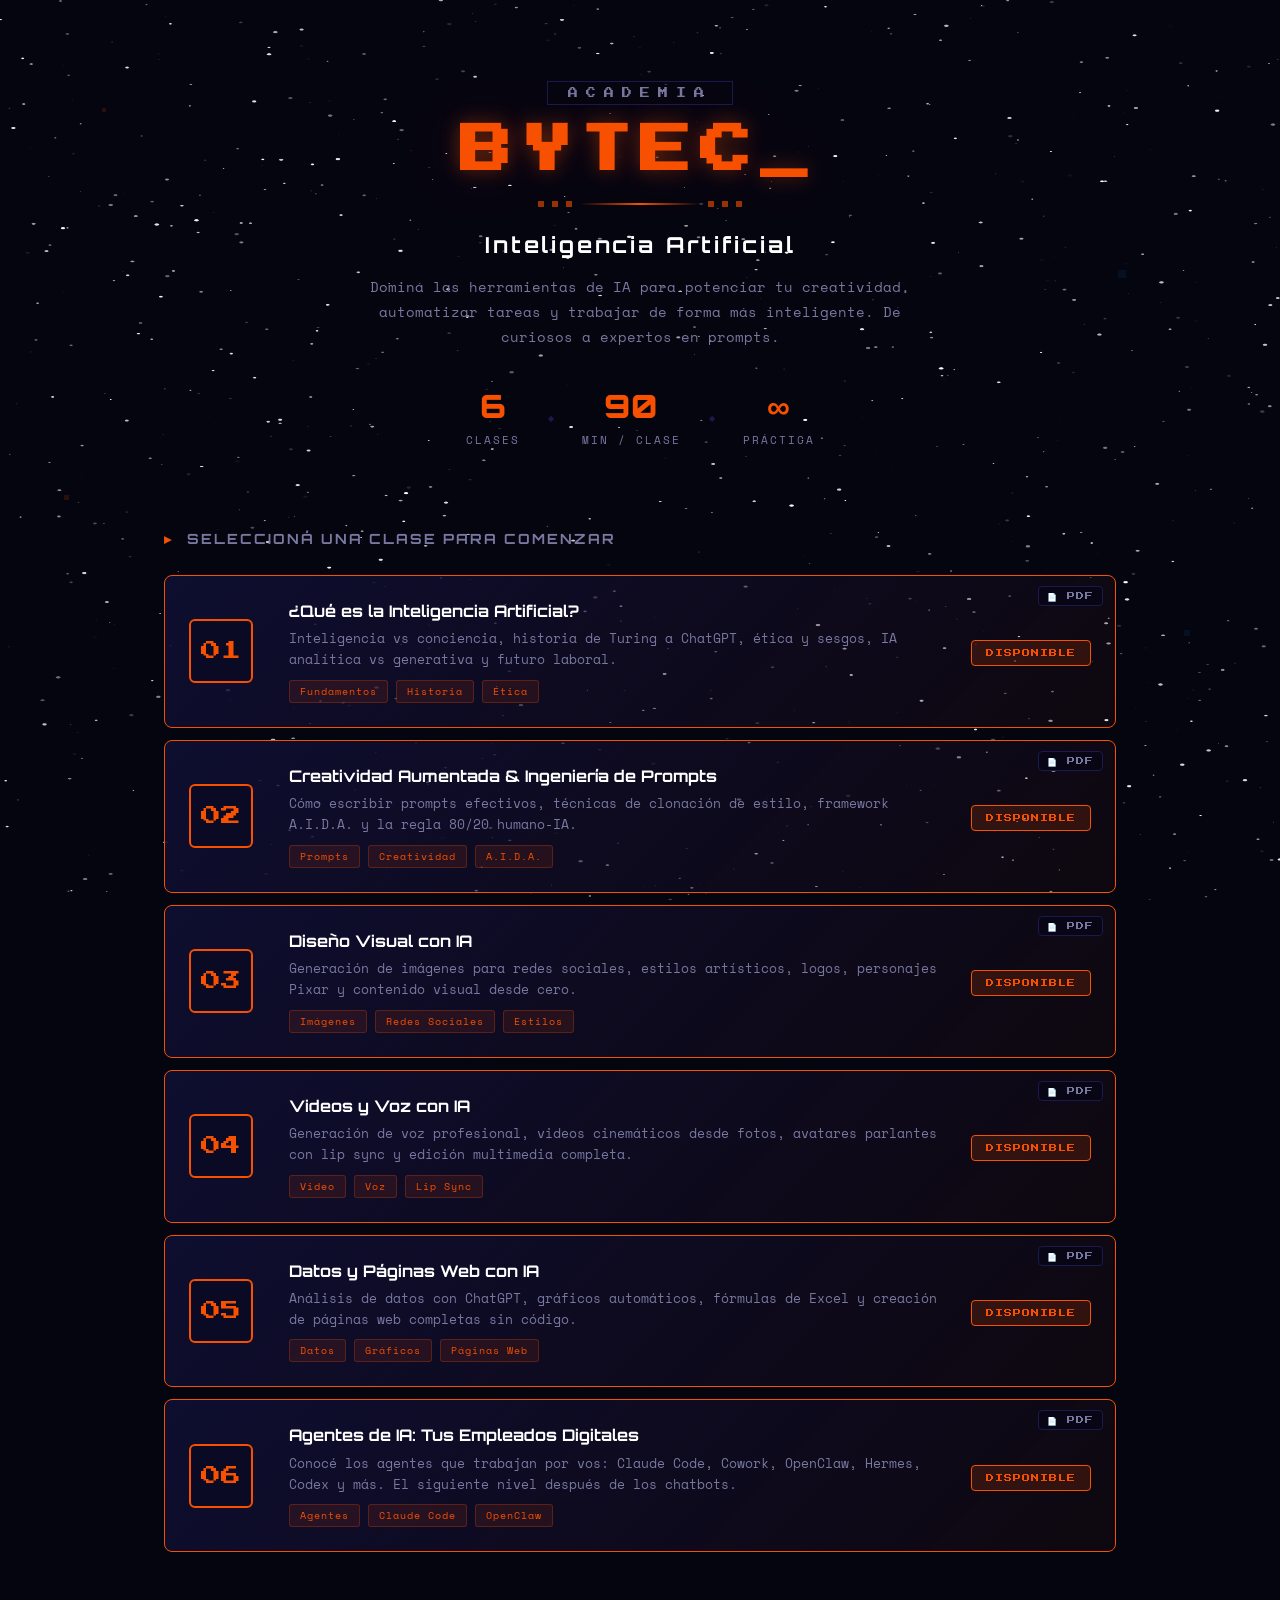
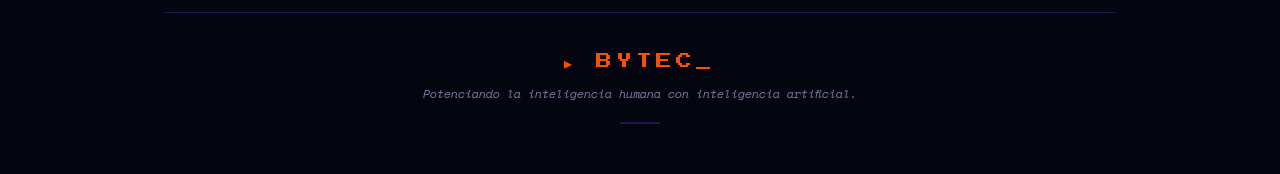
<file: index.html>
<!DOCTYPE html>
<html lang="es">
<head>
    <meta charset="UTF-8">
    <meta name="viewport" content="width=device-width, initial-scale=1.0">
    <title>BYTEC | Inteligencia Artificial</title>
    <link rel="icon" type="image/png" href="assets/favicon-96x96.png" sizes="96x96">
    <link rel="icon" type="image/svg+xml" href="assets/favicon.svg">
    <link rel="shortcut icon" href="assets/favicon.ico">
    <link rel="preconnect" href="https://fonts.googleapis.com">
    <link href="https://fonts.googleapis.com/css2?family=Press+Start+2P&family=Space+Mono:wght@400;700&family=Orbitron:wght@400;700;900&display=swap" rel="stylesheet">
    <link rel="stylesheet" href="style.css">
</head>
<body>

    <canvas id="stars"></canvas>

    <div class="pixel-float pixel-1"></div>
    <div class="pixel-float pixel-2"></div>
    <div class="pixel-float pixel-3"></div>
    <div class="pixel-float pixel-4"></div>
    <div class="pixel-float pixel-5"></div>
    <div class="pixel-float pixel-6"></div>

    <div class="container">

        <header class="hero">
            <div class="hero-badge">ACADEMIA</div>
            <h1 class="hero-title">BYTEC<span class="blink">_</span></h1>
            <div class="hero-divider">
                <span class="divider-pixel"></span>
                <span class="divider-pixel"></span>
                <span class="divider-pixel"></span>
                <span class="divider-line"></span>
                <span class="divider-pixel"></span>
                <span class="divider-pixel"></span>
                <span class="divider-pixel"></span>
            </div>
            <h2 class="hero-subtitle">Inteligencia Artificial</h2>
            <p class="hero-desc">Dominá las herramientas de IA para potenciar tu creatividad, automatizar tareas y trabajar de forma más inteligente. De curiosos a expertos en prompts.</p>
            <div class="hero-stats">
                <div class="stat">
                    <span class="stat-number">6</span>
                    <span class="stat-label">Clases</span>
                </div>
                <div class="stat-sep">◆</div>
                <div class="stat">
                    <span class="stat-number">90</span>
                    <span class="stat-label">Min / clase</span>
                </div>
                <div class="stat-sep">◆</div>
                <div class="stat">
                    <span class="stat-number">∞</span>
                    <span class="stat-label">Práctica</span>
                </div>
            </div>
        </header>

        <section class="classes-section">
            <h3 class="section-title">
                <span class="section-icon">▸</span>
                Seleccioná una clase para comenzar
            </h3>

            <div class="classes-grid">

                <a href="clase-1/index.html" class="class-card available">
                    <div class="card-number">01</div>
                    <div class="card-content">
                        <h4 class="card-title">¿Qué es la Inteligencia Artificial?</h4>
                        <p class="card-desc">Inteligencia vs conciencia, historia de Turing a ChatGPT, ética y sesgos, IA analítica vs generativa y futuro laboral.</p>
                        <div class="card-tags">
                            <span class="tag">Fundamentos</span>
                            <span class="tag">Historia</span>
                            <span class="tag">Ética</span>
                        </div>
                    </div>
                    <div class="card-status">
                        <span class="status-badge active">DISPONIBLE</span>
                    </div>
                    <span class="card-pdf-btn" onclick="event.preventDefault(); event.stopPropagation(); window.location.href='clase-1/index.html?download=pdf';" title="Descargar como PDF">📄 PDF</span>
                    <div class="card-glow"></div>
                </a>

                <a href="clase-2/index.html" class="class-card available">
                    <div class="card-number">02</div>
                    <div class="card-content">
                        <h4 class="card-title">Creatividad Aumentada & Ingeniería de Prompts</h4>
                        <p class="card-desc">Cómo escribir prompts efectivos, técnicas de clonación de estilo, framework A.I.D.A. y la regla 80/20 humano-IA.</p>
                        <div class="card-tags">
                            <span class="tag">Prompts</span>
                            <span class="tag">Creatividad</span>
                            <span class="tag">A.I.D.A.</span>
                        </div>
                    </div>
                    <div class="card-status">
                        <span class="status-badge active">DISPONIBLE</span>
                    </div>
                    <span class="card-pdf-btn" onclick="event.preventDefault(); event.stopPropagation(); window.location.href='clase-2/index.html?download=pdf';" title="Descargar como PDF">📄 PDF</span>
                    <div class="card-glow"></div>
                </a>

                <a href="clase-3/index.html" class="class-card available">
                    <div class="card-number">03</div>
                    <div class="card-content">
                        <h4 class="card-title">Diseño Visual con IA</h4>
                        <p class="card-desc">Generación de imágenes para redes sociales, estilos artísticos, logos, personajes Pixar y contenido visual desde cero.</p>
                        <div class="card-tags">
                            <span class="tag">Imágenes</span>
                            <span class="tag">Redes Sociales</span>
                            <span class="tag">Estilos</span>
                        </div>
                    </div>
                    <div class="card-status">
                        <span class="status-badge active">DISPONIBLE</span>
                    </div>
                    <span class="card-pdf-btn" onclick="event.preventDefault(); event.stopPropagation(); window.location.href='clase-3/index.html?download=pdf';" title="Descargar como PDF">📄 PDF</span>
                    <div class="card-glow"></div>
                </a>

                <a href="clase-4/index.html" class="class-card available">
                    <div class="card-number">04</div>
                    <div class="card-content">
                        <h4 class="card-title">Videos y Voz con IA</h4>
                        <p class="card-desc">Generación de voz profesional, videos cinemáticos desde fotos, avatares parlantes con lip sync y edición multimedia completa.</p>
                        <div class="card-tags">
                            <span class="tag">Video</span>
                            <span class="tag">Voz</span>
                            <span class="tag">Lip Sync</span>
                        </div>
                    </div>
                    <div class="card-status">
                        <span class="status-badge active">DISPONIBLE</span>
                    </div>
                    <span class="card-pdf-btn" onclick="event.preventDefault(); event.stopPropagation(); window.location.href='clase-4/index.html?download=pdf';" title="Descargar como PDF">📄 PDF</span>
                    <div class="card-glow"></div>
                </a>

                <a href="clase-5/index.html" class="class-card available">
                    <div class="card-number">05</div>
                    <div class="card-content">
                        <h4 class="card-title">Datos y Páginas Web con IA</h4>
                        <p class="card-desc">Análisis de datos con ChatGPT, gráficos automáticos, fórmulas de Excel y creación de páginas web completas sin código.</p>
                        <div class="card-tags">
                            <span class="tag">Datos</span>
                            <span class="tag">Gráficos</span>
                            <span class="tag">Páginas Web</span>
                        </div>
                    </div>
                    <div class="card-status">
                        <span class="status-badge active">DISPONIBLE</span>
                    </div>
                    <span class="card-pdf-btn" onclick="event.preventDefault(); event.stopPropagation(); window.location.href='clase-5/index.html?download=pdf';" title="Descargar como PDF">📄 PDF</span>
                    <div class="card-glow"></div>
                </a>

                <a href="clase-6/index.html" class="class-card available">
                    <div class="card-number">06</div>
                    <div class="card-content">
                        <h4 class="card-title">Agentes de IA: Tus Empleados Digitales</h4>
                        <p class="card-desc">Conocé los agentes que trabajan por vos: Claude Code, Cowork, OpenClaw, Hermes, Codex y más. El siguiente nivel después de los chatbots.</p>
                        <div class="card-tags">
                            <span class="tag">Agentes</span>
                            <span class="tag">Claude Code</span>
                            <span class="tag">OpenClaw</span>
                        </div>
                    </div>
                    <div class="card-status">
                        <span class="status-badge active">DISPONIBLE</span>
                    </div>
                    <span class="card-pdf-btn" onclick="event.preventDefault(); event.stopPropagation(); window.location.href='clase-6/index.html?download=pdf';" title="Descargar como PDF">📄 PDF</span>
                    <div class="card-glow"></div>
                </a>

            </div>
        </section>

        <footer class="footer">
            <div class="footer-logo">▸ BYTEC<span class="blink">_</span></div>
            <p class="footer-text">Potenciando la inteligencia humana con inteligencia artificial.</p>
            <div class="footer-line"></div>
        </footer>

    </div>

    <script>
        const canvas = document.getElementById('stars');
        const ctx = canvas.getContext('2d');
        let stars = [];
        let shootingStars = [];

        function resizeCanvas() {
            canvas.width = window.innerWidth;
            canvas.height = document.documentElement.scrollHeight;
        }

        function createStars() {
            stars = [];
            const count = Math.floor((canvas.width * canvas.height) / 2500);
            for (let i = 0; i < count; i++) {
                stars.push({
                    x: Math.random() * canvas.width,
                    y: Math.random() * canvas.height,
                    size: Math.random() * 2 + 0.3,
                    opacity: Math.random(),
                    speed: Math.random() * 0.015 + 0.003
                });
            }
        }

        function spawnShootingStar() {
            if (Math.random() < 0.003 && shootingStars.length < 2) {
                shootingStars.push({
                    x: Math.random() * canvas.width,
                    y: Math.random() * canvas.height * 0.4,
                    length: Math.random() * 80 + 40,
                    speed: Math.random() * 6 + 4,
                    angle: Math.PI / 4 + Math.random() * 0.3,
                    opacity: 1
                });
            }
        }

        function drawStars() {
            ctx.clearRect(0, 0, canvas.width, canvas.height);

            stars.forEach(star => {
                star.opacity += star.speed;
                if (star.opacity > 1 || star.opacity < 0) star.speed *= -1;
                ctx.beginPath();
                ctx.arc(star.x, star.y, star.size, 0, Math.PI * 2);
                ctx.fillStyle = `rgba(255, 255, 255, ${Math.abs(star.opacity)})`;
                ctx.fill();
            });

            spawnShootingStar();
            shootingStars.forEach((s, i) => {
                const endX = s.x + Math.cos(s.angle) * s.length;
                const endY = s.y + Math.sin(s.angle) * s.length;
                const gradient = ctx.createLinearGradient(s.x, s.y, endX, endY);
                gradient.addColorStop(0, `rgba(247, 80, 1, ${s.opacity})`);
                gradient.addColorStop(1, `rgba(247, 80, 1, 0)`);
                ctx.beginPath();
                ctx.moveTo(s.x, s.y);
                ctx.lineTo(endX, endY);
                ctx.strokeStyle = gradient;
                ctx.lineWidth = 2;
                ctx.stroke();
                s.x += Math.cos(s.angle) * s.speed;
                s.y += Math.sin(s.angle) * s.speed;
                s.opacity -= 0.012;
                if (s.opacity <= 0) shootingStars.splice(i, 1);
            });

            requestAnimationFrame(drawStars);
        }

        resizeCanvas();
        createStars();
        drawStars();
        window.addEventListener('resize', () => { resizeCanvas(); createStars(); });
    </script>

</body>
</html>
</file>
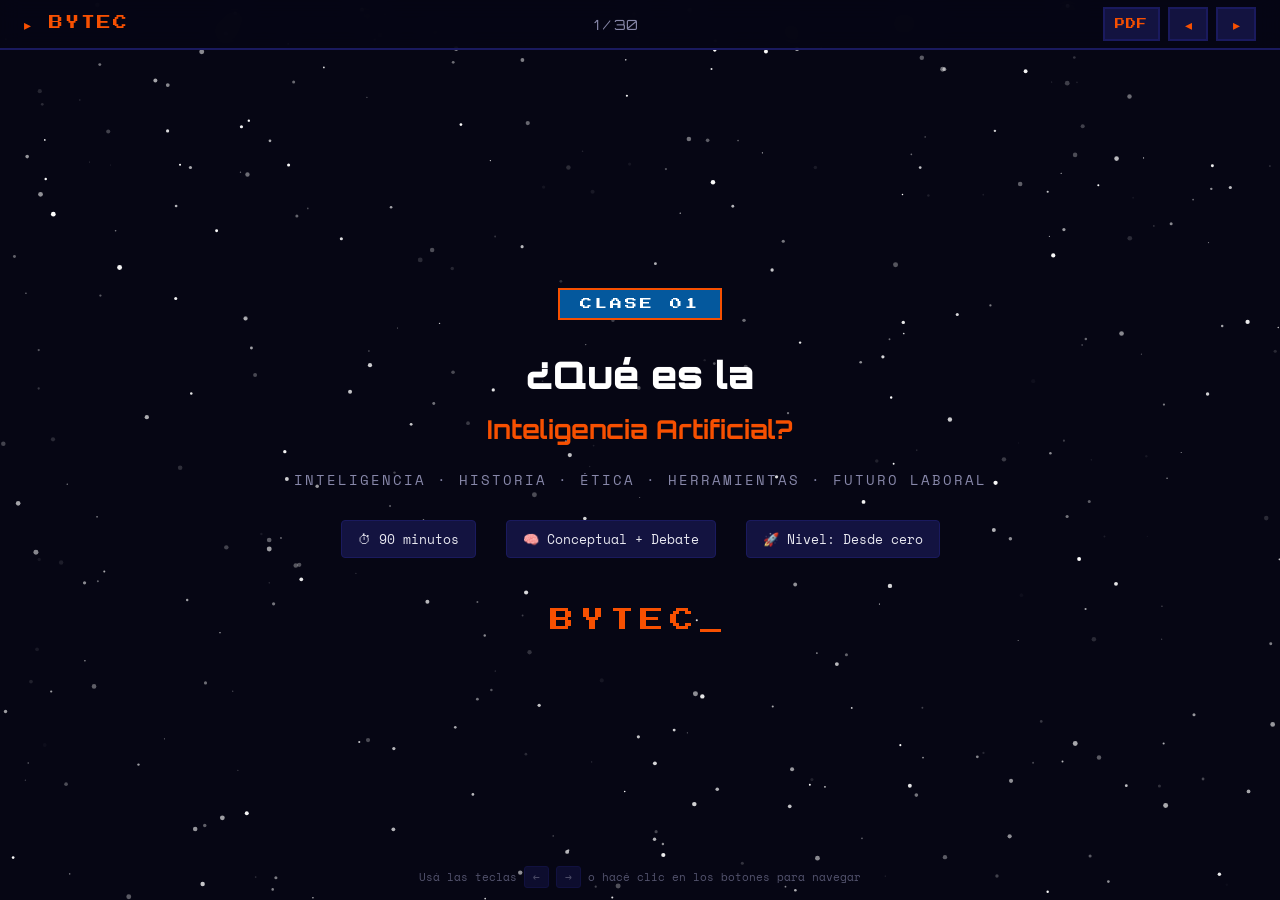
<file: clase-1/index.html>
<!DOCTYPE html>
<html lang="es">
<head>
    <meta charset="UTF-8">
    <meta name="viewport" content="width=device-width, initial-scale=1.0">
    <title>BYTEC | Clase 1: ¿Qué es la Inteligencia Artificial?</title>
    <link rel="icon" type="image/png" href="../assets/favicon-96x96.png" sizes="96x96">
    <link rel="icon" type="image/svg+xml" href="../assets/favicon.svg">
    <link rel="shortcut icon" href="../assets/favicon.ico">
    <link rel="stylesheet" href="style.css">
    <link rel="preconnect" href="https://fonts.googleapis.com">
    <link href="https://fonts.googleapis.com/css2?family=Press+Start+2P&family=Space+Mono:wght@400;700&family=Orbitron:wght@400;700;900&display=swap" rel="stylesheet">
</head>
<body>

    <canvas id="stars"></canvas>

    <nav class="nav-bar">
        <a href="../index.html" class="nav-logo">▸ BYTEC</a>
        <span class="nav-progress" id="navProgress">1 / 30</span>
        <div class="nav-controls">
            <button class="nav-btn pdf-btn" onclick="downloadPDF()" title="Descargar como PDF" aria-label="Descargar PDF">PDF</button>
            <button class="nav-btn" id="prevBtn" onclick="changeSlide(-1)">◂</button>
            <button class="nav-btn" id="nextBtn" onclick="changeSlide(1)">▸</button>
        </div>
    </nav>

    <main class="slides-container" id="slidesContainer">

        <!-- ==================== SLIDE 1: PORTADA ==================== -->
        <section class="slide active" data-slide="0">
            <div class="slide-content slide-title-content">
                <div class="pixel-badge">CLASE 01</div>
                <h1 class="title-main">¿Qué es la<br><span class="title-accent">Inteligencia Artificial?</span></h1>
                <p class="title-sub">Inteligencia · Historia · Ética · Herramientas · Futuro Laboral</p>
                <div class="title-meta">
                    <span class="meta-item">⏱ 90 minutos</span>
                    <span class="meta-item">🧠 Conceptual + Debate</span>
                    <span class="meta-item">🚀 Nivel: Desde cero</span>
                </div>
                <div class="title-logo">BYTEC<span class="blink">_</span></div>
            </div>
        </section>

        <!-- ==================== SLIDE 2: OBJETIVO ==================== -->
        <section class="slide" data-slide="1">
            <div class="slide-content">
                <h2 class="slide-heading">🎯 Objetivo de Hoy</h2>
                <div class="objective-card">
                    <p class="objective-text">Entender <strong>qué es la inteligencia artificial</strong>, cómo llegamos hasta acá, cuáles son sus riesgos éticos, conocer las herramientas más importantes y comprender <strong>cómo impacta en el futuro del trabajo</strong>.</p>
                </div>
                <div class="timeline">
                    <div class="timeline-item">
                        <span class="timeline-time">15 min</span>
                        <span class="timeline-label">Inteligencia vs Conciencia</span>
                    </div>
                    <div class="timeline-item">
                        <span class="timeline-time">15 min</span>
                        <span class="timeline-label">Historia de la IA</span>
                    </div>
                    <div class="timeline-item active-timeline">
                        <span class="timeline-time">20 min</span>
                        <span class="timeline-label">Ética, datos y sesgos</span>
                    </div>
                    <div class="timeline-item">
                        <span class="timeline-time">15 min</span>
                        <span class="timeline-label">IA Analítica vs Generativa</span>
                    </div>
                    <div class="timeline-item">
                        <span class="timeline-time">15 min</span>
                        <span class="timeline-label">Herramientas actuales</span>
                    </div>
                    <div class="timeline-item active-timeline">
                        <span class="timeline-time">10 min</span>
                        <span class="timeline-label">Futuro laboral + Cierre</span>
                    </div>
                </div>
            </div>
        </section>

        <!-- ==================== SLIDE 3: ¿QUÉ ES LA INTELIGENCIA? ==================== -->
        <section class="slide" data-slide="2">
            <div class="slide-content">
                <h2 class="slide-heading">🧠 ¿Qué es la Inteligencia?</h2>
                <p class="slide-text">Antes de hablar de inteligencia <em>artificial</em>, entendamos qué es la inteligencia. <strong>No es solo acumular datos o tener buena memoria.</strong></p>
                <div class="step-cards">
                    <div class="step-card">
                        <span class="step-num">📚</span>
                        <h4 style="color: var(--orange); font-family: 'Orbitron', sans-serif; font-size: 12px; margin-bottom: 6px;">APRENDER</h4>
                        <p>Capacidad de aprender <strong>de la experiencia</strong>, no solo de memorizar.</p>
                    </div>
                    <div class="step-card">
                        <span class="step-num">🔄</span>
                        <h4 style="color: var(--orange); font-family: 'Orbitron', sans-serif; font-size: 12px; margin-bottom: 6px;">ADAPTARSE</h4>
                        <p>Adaptarse a <strong>situaciones nuevas</strong> y desconocidas que nunca viste antes.</p>
                    </div>
                    <div class="step-card">
                        <span class="step-num">🧩</span>
                        <h4 style="color: var(--orange); font-family: 'Orbitron', sans-serif; font-size: 12px; margin-bottom: 6px;">RESOLVER</h4>
                        <p>Usar la <strong>lógica</strong> para resolver problemas complejos paso a paso.</p>
                    </div>
                    <div class="step-card">
                        <span class="step-num">💡</span>
                        <h4 style="color: var(--orange); font-family: 'Orbitron', sans-serif; font-size: 12px; margin-bottom: 6px;">CREAR</h4>
                        <p>Generar <strong>ideas originales</strong> combinando conocimientos previos.</p>
                    </div>
                </div>
                <div class="highlight-box">
                    <p>💡 <strong>Pregunta clave:</strong> Si una máquina puede aprender, adaptarse y resolver problemas... ¿es inteligente? Esta pregunta lleva 70 años sin respuesta definitiva.</p>
                </div>
            </div>
        </section>

        <!-- ==================== SLIDE 4: ¿Y LA CONCIENCIA? ==================== -->
        <section class="slide" data-slide="3">
            <div class="slide-content">
                <h2 class="slide-heading">🪞 Inteligencia ≠ Conciencia</h2>
                <p class="slide-text">Un concepto clave que mucha gente confunde. <strong>La inteligencia y la conciencia son cosas distintas:</strong></p>
                <div class="comparison-box">
                    <div class="comparison-side">
                        <h3 class="comparison-title new">Inteligencia</h3>
                        <div class="comparison-visual">🧠</div>
                        <p style="margin-top: 12px; font-size: 13px;">Resolver problemas, aprender, adaptarse. Es un <strong>proceso medible</strong>. Las neuronas procesan información.</p>
                    </div>
                    <div class="comparison-arrow">≠</div>
                    <div class="comparison-side">
                        <h3 class="comparison-title old">Conciencia</h3>
                        <div class="comparison-visual">✨</div>
                        <p style="margin-top: 12px; font-size: 13px;">La experiencia <strong>subjetiva</strong> de ser uno mismo. Sentir emociones, tener intenciones y libre albedrío.</p>
                    </div>
                </div>
                <div class="info-cards">
                    <div class="info-card">
                        <h4>El "Problema Duro" de la ciencia</h4>
                        <p>Sabemos que la conciencia ocurre en el cerebro, pero <strong>no sabemos cómo ni por qué</strong>. Es el mayor misterio sin resolver de la neurociencia.</p>
                    </div>
                    <div class="info-card">
                        <h4>¿Qué simula la IA?</h4>
                        <p>La IA simula la <strong>herramienta</strong> (inteligencia), no al <strong>artesano</strong> (conciencia). Un sistema no necesita "entender" para generar respuestas correctas.</p>
                    </div>
                </div>
            </div>
        </section>

        <!-- ==================== SLIDE 5: TURING Y DARTMOUTH ==================== -->
        <section class="slide" data-slide="4">
            <div class="slide-content">
                <h2 class="slide-heading">🏛️ El Origen: Turing & Dartmouth</h2>
                <p class="slide-text">Todo empezó con una pregunta simple y revolucionaria: <strong>"¿Pueden las máquinas pensar?"</strong></p>
                <div class="history-timeline">
                    <div class="history-card">
                        <span class="history-year">1950</span>
                        <h4>Alan Turing</h4>
                        <p>Planteó el <strong>Test de Turing</strong>: si no podés distinguir a una máquina de un humano en una conversación, esa máquina es "inteligente".</p>
                    </div>
                    <div class="history-connector">→</div>
                    <div class="history-card">
                        <span class="history-year">1956</span>
                        <h4>Conferencia de Dartmouth</h4>
                        <p>Se acuñó oficialmente el término <strong>"Inteligencia Artificial"</strong>. Los investigadores creían que la resolverían en pocos años.</p>
                    </div>
                </div>
                <div class="highlight-box">
                    <p>🤔 <strong>Spoiler:</strong> No la resolvieron en pocos años. Llevó casi 70 años llegar al ChatGPT. Pero la pregunta de Turing sigue vigente: ¿las máquinas de hoy "piensan" o simplemente <em>imitan</em> muy bien?</p>
                </div>
            </div>
        </section>

        <!-- ==================== SLIDE 6: ERA DE LAS REGLAS ==================== -->
        <section class="slide" data-slide="5">
            <div class="slide-content">
                <h2 class="slide-heading">📏 La Era de las Reglas (1956–1980s)</h2>
                <p class="slide-text">La primera IA funcionaba con <strong>lógica y reglas estrictas</strong> programadas por humanos. Era básicamente un árbol gigante de "si pasa X, hacé Y".</p>
                <div class="two-col">
                    <div class="col">
                        <h3>✅ Funcionaba para...</h3>
                        <ul class="styled-list">
                            <li>Problemas con reglas claras (ajedrez)</li>
                            <li>Cálculos matemáticos</li>
                            <li>Sistemas de diagnóstico médico simples</li>
                            <li>Entornos cerrados y predecibles</li>
                        </ul>
                    </div>
                    <div class="col">
                        <h3>❌ Fallaba con...</h3>
                        <ul class="styled-list">
                            <li>El mundo real (demasiadas excepciones)</li>
                            <li>Entender lenguaje natural</li>
                            <li>Reconocer imágenes</li>
                            <li>Cualquier cosa no prevista por el programador</li>
                        </ul>
                    </div>
                </div>
                <div class="highlight-box">
                    <p>🎯 <strong>Analogía:</strong> Era como intentar enseñarle a alguien un idioma dándole un diccionario de 10 millones de páginas con todas las frases posibles. Funciona a veces, pero no entiende nada.</p>
                </div>
            </div>
        </section>

        <!-- ==================== SLIDE 7: INVIERNO DE LA IA ==================== -->
        <section class="slide" data-slide="6">
            <div class="slide-content">
                <h2 class="slide-heading">❄️ El Invierno de la IA (1980s–1990s)</h2>
                <p class="slide-text">Las promesas no se cumplieron. La desilusión fue tan grande que <strong>cortaron la financiación</strong> y la IA casi desaparece:</p>
                <div class="metaphor-box">
                    <div class="metaphor-item">
                        <div class="metaphor-icon">💔</div>
                        <h3>Promesas Incumplidas</h3>
                        <p>Se prometieron autos que manejan solos para los 80s. <strong>No pasó.</strong></p>
                    </div>
                    <div class="metaphor-plus">+</div>
                    <div class="metaphor-item">
                        <div class="metaphor-icon">🖥️</div>
                        <h3>Poca Potencia</h3>
                        <p>Las computadoras no tenían <strong>poder de cómputo</strong> suficiente.</p>
                    </div>
                    <div class="metaphor-plus">+</div>
                    <div class="metaphor-item">
                        <div class="metaphor-icon">📂</div>
                        <h3>Pocos Datos</h3>
                        <p>No existía internet masivo. <strong>No había datos digitales</strong> para enseñarle.</p>
                    </div>
                </div>
                <div class="highlight-box">
                    <p>🧊 <strong>Se llama "invierno"</strong> porque la IA quedó congelada. Los gobiernos dejaron de invertir, las universidades cambiaron de tema, y los investigadores se fueron a otras áreas. Duró casi 15 años.</p>
                </div>
            </div>
        </section>

        <!-- ==================== SLIDE 8: EL DESPERTAR ==================== -->
        <section class="slide" data-slide="7">
            <div class="slide-content">
                <h2 class="slide-heading">🌅 El Despertar de la IA (2000s)</h2>
                <p class="slide-text">Tres factores convergieron para <strong>derretir el invierno</strong> y despertar a la IA de su letargo:</p>
                <div class="step-cards" style="grid-template-columns: repeat(3, 1fr);">
                    <div class="step-card">
                        <span class="step-num">📊</span>
                        <h4 style="color: var(--orange); font-family: 'Orbitron', sans-serif; font-size: 12px; margin-bottom: 6px;">BIG DATA</h4>
                        <p>Internet generó <strong>océanos de datos</strong>: fotos, textos, videos, búsquedas. Ahora había con qué enseñarle.</p>
                    </div>
                    <div class="step-card">
                        <span class="step-num">⚡</span>
                        <h4 style="color: var(--orange); font-family: 'Orbitron', sans-serif; font-size: 12px; margin-bottom: 6px;">GPUs</h4>
                        <p>Las placas de video para gaming resultaron <strong>perfectas para los cálculos</strong> de redes neuronales.</p>
                    </div>
                    <div class="step-card">
                        <span class="step-num">🧬</span>
                        <h4 style="color: var(--orange); font-family: 'Orbitron', sans-serif; font-size: 12px; margin-bottom: 6px;">REDES NEURONALES</h4>
                        <p>Se perfeccionaron las <strong>redes neuronales artificiales</strong>: las máquinas aprenden solas encontrando patrones.</p>
                    </div>
                </div>
                <div class="highlight-box">
                    <p>🔑 <strong>Cambio fundamental:</strong> Se pasó de <em>"programar reglas"</em> a <em>"darle datos y que aprenda sola"</em>. En vez de decirle "un gato tiene orejas puntiagudas", le mostrás 10 millones de fotos de gatos y ella sola entiende qué es un gato.</p>
                </div>
            </div>
        </section>

        <!-- ==================== SLIDE 9: LA ERA SILENCIOSA ==================== -->
        <section class="slide" data-slide="8">
            <div class="slide-content">
                <h2 class="slide-heading">🤫 La Era Silenciosa (2000–2020)</h2>
                <p class="slide-text">La IA ya estaba en tu vida <strong>sin que lo supieras</strong>. Estos son algunos ejemplos que usás todos los días:</p>
                <div class="silent-grid">
                    <div class="silent-card">
                        <span class="silent-icon">📧</span>
                        <h4>Filtro Antispam</h4>
                        <p>Tu email decide qué es spam y qué no. <strong>Eso es Machine Learning.</strong></p>
                    </div>
                    <div class="silent-card">
                        <span class="silent-icon">🎵</span>
                        <h4>Recomendaciones</h4>
                        <p>Spotify, Netflix, YouTube: los algoritmos <strong>eligen qué te muestran</strong>.</p>
                    </div>
                    <div class="silent-card">
                        <span class="silent-icon">🗺️</span>
                        <h4>GPS Inteligente</h4>
                        <p>Waze y Google Maps <strong>predicen el tráfico</strong> en tiempo real.</p>
                    </div>
                    <div class="silent-card">
                        <span class="silent-icon">🗣️</span>
                        <h4>Asistentes de Voz</h4>
                        <p>Siri, Alexa, Google: entienden tu voz <strong>gracias a redes neuronales</strong>.</p>
                    </div>
                    <div class="silent-card">
                        <span class="silent-icon">📱</span>
                        <h4>Redes Sociales</h4>
                        <p>El algoritmo de Instagram/TikTok <strong>cura tu feed</strong> según tu comportamiento.</p>
                    </div>
                    <div class="silent-card">
                        <span class="silent-icon">📸</span>
                        <h4>Desbloqueo Facial</h4>
                        <p>Tu teléfono te <strong>reconoce la cara</strong>. Eso es reconocimiento facial con IA.</p>
                    </div>
                </div>
            </div>
        </section>

        <!-- ==================== SLIDE 10: EL ESTALLIDO GENERATIVO ==================== -->
        <section class="slide" data-slide="9">
            <div class="slide-content">
                <h2 class="slide-heading">💥 El Estallido Generativo (2020–Hoy)</h2>
                <p class="slide-text">El momento en que la IA pasó de ser <strong>invisible</strong> a estar en la boca de todos:</p>
                <div class="era-timeline">
                    <div class="era-card">
                        <span class="era-year">2020</span>
                        <p>Modelos gigantes aprenden a <strong>escribir como humanos</strong> (GPT-3).</p>
                    </div>
                    <div class="era-card highlight-era">
                        <span class="era-year">2022</span>
                        <p>El <strong>"Momento ChatGPT"</strong>: millones de personas conversan con una IA por primera vez.</p>
                    </div>
                    <div class="era-card">
                        <span class="era-year">2023-24</span>
                        <p>La IA es <strong>multimodal</strong>: genera texto, imagen, video y audio. Open Source explota.</p>
                    </div>
                    <div class="era-card">
                        <span class="era-year">2025-26</span>
                        <p><strong>Agentes de IA</strong> ejecutan tareas complejas. IA local corre en tu propia computadora.</p>
                    </div>
                </div>
                <div class="highlight-box">
                    <p>📈 <strong>Para dimensionar:</strong> ChatGPT alcanzó 100 millones de usuarios en <em>2 meses</em>. A Instagram le tomó 2.5 años. A Facebook, 4.5 años. Es la tecnología de adopción más rápida de la historia.</p>
                </div>
            </div>
        </section>

        <!-- ==================== SLIDE 11: EL PRECIO DEL GRATIS ==================== -->
        <section class="slide" data-slide="10">
            <div class="slide-content">
                <h2 class="slide-heading">💰 El Precio del "Gratis"</h2>
                <p class="slide-text">Si el producto es gratis, <strong>la mercancía sos vos</strong>. Cada clic, cada búsqueda, cada segundo en pantalla alimenta a la IA:</p>
                <div class="step-cards">
                    <div class="step-card">
                        <span class="step-num">👁️</span>
                        <h4 style="color: var(--orange); font-family: 'Orbitron', sans-serif; font-size: 12px; margin-bottom: 6px;">TUS CLICS</h4>
                        <p>Cada like, cada scroll, cada pausa en un post es <strong>un dato</strong> que se registra.</p>
                    </div>
                    <div class="step-card">
                        <span class="step-num">📍</span>
                        <h4 style="color: var(--orange); font-family: 'Orbitron', sans-serif; font-size: 12px; margin-bottom: 6px;">TU UBICACIÓN</h4>
                        <p>Tu teléfono sabe dónde estás, <strong>dónde fuiste</strong> y a qué hora llegaste.</p>
                    </div>
                    <div class="step-card">
                        <span class="step-num">⏱️</span>
                        <h4 style="color: var(--orange); font-family: 'Orbitron', sans-serif; font-size: 12px; margin-bottom: 6px;">TU TIEMPO</h4>
                        <p>Cuánto tiempo mirás cada video, cada foto, cada publicación. <strong>Todo se mide.</strong></p>
                    </div>
                    <div class="step-card">
                        <span class="step-num">🧬</span>
                        <h4 style="color: var(--orange); font-family: 'Orbitron', sans-serif; font-size: 12px; margin-bottom: 6px;">TU PERFIL</h4>
                        <p>Con esos datos se crea un <strong>perfil psicológico</strong> para predecir tu comportamiento.</p>
                    </div>
                </div>
                <div class="highlight-box">
                    <p>🔍 <strong>Tu huella digital</strong> incluye clics, ubicaciones, tiempo en pantalla, búsquedas, compras y contactos. Nuestro comportamiento es el <em>combustible gratuito</em> de la tecnología.</p>
                </div>
            </div>
        </section>

        <!-- ==================== SLIDE 12: CAMBRIDGE ANALYTICA ==================== -->
        <section class="slide" data-slide="11">
            <div class="slide-content">
                <h2 class="slide-heading">🕵️ Caso: Cambridge Analytica</h2>
                <p class="slide-text">Uno de los escándalos más grandes de la era digital. <strong>Cuando los datos se convierten en un arma:</strong></p>
                <div class="case-flow">
                    <div class="case-step">
                        <span class="case-num">1</span>
                        <p>Millones de perfiles de Facebook fueron <strong>expuestos sin consentimiento</strong> a través de un quiz inocente.</p>
                    </div>
                    <div class="case-step">
                        <span class="case-num">2</span>
                        <p>Con esos datos se crearon <strong>perfiles psicológicos</strong> detallados de cada persona.</p>
                    </div>
                    <div class="case-step">
                        <span class="case-num">3</span>
                        <p>Se usó <strong>microsegmentación</strong> para mostrar propaganda política personalizada a cada perfil.</p>
                    </div>
                    <div class="case-step">
                        <span class="case-num">4</span>
                        <p>Resultado: <strong>influencia directa en elecciones</strong> de EEUU y el Brexit. Polarización a escala masiva.</p>
                    </div>
                </div>
                <div class="highlight-box">
                    <p>⚠️ <strong>La lección:</strong> Tus datos "inocentes" (likes, posts, fotos) pueden revelar tu personalidad, tus miedos y tus debilidades. Y eso puede usarse para <em>manipularte</em>.</p>
                </div>
            </div>
        </section>

        <!-- ==================== SLIDE 13: CASO TARGET ==================== -->
        <section class="slide" data-slide="12">
            <div class="slide-content">
                <h2 class="slide-heading">🛒 Caso: Target (2012)</h2>
                <p class="slide-text">Un algoritmo de supermercado <strong>predijo un embarazo adolescente</strong> antes que la propia familia lo supiera:</p>
                <div class="case-flow">
                    <div class="case-step">
                        <span class="case-num">1</span>
                        <p>Target analizó <strong>cambios sutiles</strong> en los patrones de compra de sus clientes.</p>
                    </div>
                    <div class="case-step">
                        <span class="case-num">2</span>
                        <p>Creó un <strong>"puntaje de predicción de embarazo"</strong> basado en 25 productos clave.</p>
                    </div>
                    <div class="case-step">
                        <span class="case-num">3</span>
                        <p>Le envió <strong>cupones de productos de bebé</strong> a una adolescente. El padre se quejó furioso.</p>
                    </div>
                    <div class="case-step">
                        <span class="case-num">4</span>
                        <p>Días después, el padre pidió disculpas. Su hija <strong>efectivamente estaba embarazada</strong>.</p>
                    </div>
                </div>
                <div class="highlight-box">
                    <p>🔬 <strong>La lección:</strong> Los datos transaccionales (lo que comprás) pueden exponer tus <em>secretos más íntimos</em>. Y eso fue en 2012. Hoy los algoritmos son infinitamente más potentes.</p>
                </div>
            </div>
        </section>

        <!-- ==================== SLIDE 14: STRAVA Y CLEARVIEW ==================== -->
        <section class="slide" data-slide="13">
            <div class="slide-content">
                <h2 class="slide-heading">📡 Más Casos: Strava & Clearview AI</h2>
                <div class="two-col">
                    <div class="col">
                        <h3>🗺️ Strava: Rutas Secretas</h3>
                        <p class="slide-text">La app de fitness publicó un mapa de calor "anónimo" con las rutas de todos sus usuarios. Sin querer, <strong>reveló las rutas de patrullaje de bases militares secretas</strong>.</p>
                        <div class="highlight-box">
                            <p>La agregación de millones de datos "anónimos" puede revelar <strong>secretos profundos</strong>.</p>
                        </div>
                    </div>
                    <div class="col">
                        <h3>📸 Clearview AI: Tu Cara</h3>
                        <p class="slide-text">Aspiró <strong>miles de millones de fotos públicas</strong> de internet sin permiso y creó el motor de reconocimiento facial más potente del mundo, usado por policías.</p>
                        <div class="highlight-box">
                            <p>Tus fotos públicas pueden usarse en <strong>bases de datos policiales</strong> sin tu consentimiento.</p>
                        </div>
                    </div>
                </div>
            </div>
        </section>

        <!-- ==================== SLIDE 15: SESGO ALGORÍTMICO ==================== -->
        <section class="slide" data-slide="14">
            <div class="slide-content">
                <h2 class="slide-heading">⚖️ Sesgo Algorítmico: El Espejo Oscuro</h2>
                <p class="slide-text">La IA <strong>no es neutral</strong>. Es un espejo de los datos con los que fue entrenada. Si la sociedad tiene prejuicios, la IA los amplifica:</p>
                <div class="case-flow">
                    <div class="case-step">
                        <span class="case-num">🏢</span>
                        <p><strong>Amazon</strong> creó una IA para filtrar CVs de programadores.</p>
                    </div>
                    <div class="case-step">
                        <span class="case-num">📊</span>
                        <p>La entrenaron con CVs recibidos durante <strong>10 años</strong> (mayormente de hombres).</p>
                    </div>
                    <div class="case-step">
                        <span class="case-num">❌</span>
                        <p>El sistema <strong>penalizaba automáticamente</strong> los CVs que incluían la palabra "mujer".</p>
                    </div>
                    <div class="case-step">
                        <span class="case-num">🗑️</span>
                        <p>Amazon tuvo que <strong>descartar el sistema</strong> completamente.</p>
                    </div>
                </div>
                <div class="info-cards">
                    <div class="info-card">
                        <h4>El problema de la "Caja Negra"</h4>
                        <p>Muchos modelos de IA toman decisiones que <strong>ni sus propios creadores pueden explicar</strong>. ¿Cómo confiás en algo que no puede justificar sus decisiones?</p>
                    </div>
                    <div class="info-card">
                        <h4>Datos sesgados = IA sesgada</h4>
                        <p>Si entrenás una IA con datos que reflejan prejuicios históricos, la IA <strong>no corrige esos prejuicios, los acelera</strong>.</p>
                    </div>
                </div>
            </div>
        </section>

        <!-- ==================== SLIDE 16: DILEMAS ACTUALES ==================== -->
        <section class="slide" data-slide="15">
            <div class="slide-content">
                <h2 class="slide-heading">🔥 Dilemas de la IA Hoy</h2>
                <p class="slide-text">Estos son los problemas éticos que <strong>están pasando ahora mismo</strong>, no en el futuro:</p>
                <div class="dilemma-grid">
                    <div class="dilemma-card">
                        <span class="dilemma-icon">🎭</span>
                        <h4>Deepfakes</h4>
                        <p>Clonar voces y rostros es cada vez más fácil. ¿Cómo sabés si un video es real?</p>
                    </div>
                    <div class="dilemma-card">
                        <span class="dilemma-icon">©️</span>
                        <h4>Derechos de Autor</h4>
                        <p>Los modelos de IA fueron entrenados con contenido de artistas y escritores sin pagarles ni un centavo.</p>
                    </div>
                    <div class="dilemma-card">
                        <span class="dilemma-icon">🔒</span>
                        <h4>Ciberseguridad</h4>
                        <p>La IA genera nuevas formas de ataque: phishing hiper personalizado, malware inteligente.</p>
                    </div>
                    <div class="dilemma-card">
                        <span class="dilemma-icon">❓</span>
                        <h4>¿Qué es Real?</h4>
                        <p>Es cada vez más difícil distinguir qué fue creado por un humano y qué por una IA.</p>
                    </div>
                </div>
                <div class="highlight-box">
                    <p>🧠 <strong>Reflexión:</strong> La tecnología no es buena ni mala. Es una herramienta. Pero como toda herramienta poderosa, puede usarse para construir o para destruir. <em>Lo que importa es quién la usa y para qué.</em></p>
                </div>
            </div>
        </section>

        <!-- ==================== SLIDE 17: EL GRAN SALTO ==================== -->
        <section class="slide" data-slide="16">
            <div class="slide-content">
                <h2 class="slide-heading">🚀 El Gran Salto: Analítica vs Generativa</h2>
                <p class="slide-text">Hay dos tipos fundamentales de IA, y la diferencia es clave para entender el mundo actual:</p>
                <div class="comparison-box">
                    <div class="comparison-side">
                        <h3 class="comparison-title old">IA Analítica</h3>
                        <div class="comparison-visual">🔍</div>
                        <p style="margin-top: 12px; font-size: 13px;"><strong>El Observador.</strong> Clasifica, categoriza y predice usando datos existentes. Entra mucho → Sale poco.</p>
                    </div>
                    <div class="comparison-arrow">vs</div>
                    <div class="comparison-side">
                        <h3 class="comparison-title new">IA Generativa</h3>
                        <div class="comparison-visual">🎨</div>
                        <p style="margin-top: 12px; font-size: 13px;"><strong>El Creador.</strong> Produce contenido nuevo e inédito: texto, imagen, código, música. Entra poco → Sale mucho.</p>
                    </div>
                </div>
                <div class="highlight-box">
                    <p>💡 <strong>Ejemplo simple:</strong> IA Analítica mira tu email y dice <em>"esto es spam"</em>. IA Generativa recibe <em>"escribime un email de disculpa"</em> y lo redacta desde cero.</p>
                </div>
            </div>
        </section>

        <!-- ==================== SLIDE 18: TABLA COMPARATIVA ==================== -->
        <section class="slide" data-slide="17">
            <div class="slide-content">
                <h2 class="slide-heading">📊 Analítica vs Generativa: Comparación</h2>
                <div class="compare-table">
                    <div class="table-row table-header">
                        <span>Característica</span>
                        <span>IA Analítica</span>
                        <span>IA Generativa</span>
                    </div>
                    <div class="table-row">
                        <span>Función principal</span>
                        <span>Analizar, clasificar, predecir</span>
                        <span>Crear, sintetizar, inventar</span>
                    </div>
                    <div class="table-row">
                        <span>Tipo de salida</span>
                        <span>Etiquetas, números, decisiones</span>
                        <span>Textos, imágenes, código, música</span>
                    </div>
                    <div class="table-row">
                        <span>Flujo de datos</span>
                        <span>Entra mucho → Sale poco</span>
                        <span>Entra poco → Sale mucho</span>
                    </div>
                    <div class="table-row">
                        <span>Enfoque humano</span>
                        <span>Optimización de procesos</span>
                        <span>Ampliación de la creatividad</span>
                    </div>
                    <div class="table-row">
                        <span>Ejemplo</span>
                        <span>"Esto es spam" / "Hay 70% de lluvia"</span>
                        <span>"Acá tenés el artículo que pediste"</span>
                    </div>
                </div>
            </div>
        </section>

        <!-- ==================== SLIDE 19: CEREBROS TODO TERRENO ==================== -->
        <section class="slide" data-slide="18">
            <div class="slide-content">
                <h2 class="slide-heading">🧠 Los Cerebros Todo Terreno (Texto y Razonamiento)</h2>
                <p class="slide-text">Las herramientas más populares de IA generativa para <strong>texto, conversación y razonamiento</strong>:</p>
                <div class="tools-grid">
                    <div class="tool-card featured">
                        <span class="tool-emoji">💬</span>
                        <h4>ChatGPT (OpenAI)</h4>
                        <p>El pionero y el más popular. Excelente para tareas generales, razonamiento lógico y generación de imágenes integrada.</p>
                    </div>
                    <div class="tool-card featured">
                        <span class="tool-emoji">📝</span>
                        <h4>Claude (Anthropic)</h4>
                        <p>El rey de la redacción natural y el análisis de documentos gigantes (PDFs, libros enteros). El mejor para programar.</p>
                    </div>
                    <div class="tool-card featured">
                        <span class="tool-emoji">🔍</span>
                        <h4>Gemini (Google)</h4>
                        <p>Integrado en Google Docs, Drive y Gmail. Pionero en multimodalidad nativa. Acceso gratuito generoso.</p>
                    </div>
                    <div class="tool-card">
                        <span class="tool-emoji">🔓</span>
                        <h4>Llama 3 / DeepSeek (Open Source)</h4>
                        <p>Modelos potentísimos y gratuitos. Privacidad total: tus datos no van a la nube. Corren en tu propia PC con Ollama.</p>
                    </div>
                </div>
            </div>
        </section>

        <!-- ==================== SLIDE 20: ARTISTAS VISUALES ==================== -->
        <section class="slide" data-slide="19">
            <div class="slide-content">
                <h2 class="slide-heading">🎨 Los Artistas Visuales (Imagen)</h2>
                <p class="slide-text">Herramientas de IA que <strong>generan imágenes</strong> a partir de texto:</p>
                <div class="tools-grid">
                    <div class="tool-card">
                        <span class="tool-emoji">🖼️</span>
                        <h4>Midjourney</h4>
                        <p>El estándar de oro para calidad fotorrealista y artística. Funciona vía Discord o Web.</p>
                    </div>
                    <div class="tool-card">
                        <span class="tool-emoji">🤖</span>
                        <h4>DALL-E (en ChatGPT)</h4>
                        <p>El más fácil de usar: integrado directamente en ChatGPT. Ideal para iterar conversando.</p>
                    </div>
                    <div class="tool-card">
                        <span class="tool-emoji">🍌</span>
                        <h4>Nano Banana (Gemini)</h4>
                        <p>Fácil de usar, integrado con Gemini de Google. Gratis y rápido para probar ideas.</p>
                    </div>
                    <div class="tool-card">
                        <span class="tool-emoji">🔧</span>
                        <h4>Stable Diffusion</h4>
                        <p>Rey del código abierto. Control absoluto pero requiere conocimientos técnicos. Corre localmente.</p>
                    </div>
                </div>
            </div>
        </section>

        <!-- ==================== SLIDE 21: COPILOTOS Y FRONTERA ==================== -->
        <section class="slide" data-slide="20">
            <div class="slide-content">
                <h2 class="slide-heading">⚡ Código, Audio y Video</h2>
                <div class="two-col">
                    <div class="col">
                        <h3>💻 Copilotos Técnicos (Código)</h3>
                        <ul class="styled-list">
                            <li><strong>Copilot / Cursor / Claude Code:</strong> entornos que escriben código por vos</li>
                            <li>No hace falta ser programador para crear sitios web o automatizaciones</li>
                            <li>Pedís en lenguaje natural y te arma el código</li>
                        </ul>
                    </div>
                    <div class="col">
                        <h3>🎬 La Frontera Final (Audio/Video)</h3>
                        <ul class="styled-list">
                            <li><strong>Sora / Veo / Runway:</strong> videos fotorrealistas desde texto</li>
                            <li><strong>ElevenLabs:</strong> clonación de voz hiperrealista</li>
                            <li><strong>Suno / Udio:</strong> canciones completas con letra, voz e instrumentos en segundos</li>
                        </ul>
                    </div>
                </div>
                <div class="highlight-box">
                    <p>🌍 <strong>Panorama completo:</strong> La IA ya puede generar texto, imágenes, código, audio, video y música. En 2 años pasamos de "chatear con un bot" a tener <em>un estudio creativo completo</em> en la pantalla.</p>
                </div>
            </div>
        </section>

        <!-- ==================== SLIDE 22: ¿NOS DESPLAZA? ==================== -->
        <section class="slide" data-slide="21">
            <div class="slide-content">
                <h2 class="slide-heading">🏭 ¿La IA nos Desplaza?</h2>
                <p class="slide-text">El elefante en la sala. Los datos del <strong>Foro Económico Mundial</strong> y el <strong>FMI</strong>:</p>
                <div class="stats-grid">
                    <div class="stat-card danger">
                        <span class="stat-big">40%</span>
                        <p>del empleo mundial está <strong>expuesto</strong> a la IA según el FMI</p>
                    </div>
                    <div class="stat-card danger">
                        <span class="stat-big">92M</span>
                        <p>empleos tradicionales se <strong>desplazarán</strong> para 2030</p>
                    </div>
                    <div class="stat-card success">
                        <span class="stat-big">170M</span>
                        <p>empleos <strong>nuevos</strong> se proyecta crear con IA</p>
                    </div>
                    <div class="stat-card success">
                        <span class="stat-big">+78M</span>
                        <p><strong>saldo positivo</strong> neto de puestos de trabajo</p>
                    </div>
                </div>
                <div class="highlight-box">
                    <p>📊 <strong>El patrón histórico:</strong> Cada revolución tecnológica destruyó empleos Y creó nuevos. La imprenta, la electricidad, internet. La IA sigue el mismo patrón de <em>"destrucción creativa"</em>.</p>
                </div>
            </div>
        </section>

        <!-- ==================== SLIDE 23: ROLES DEL FUTURO ==================== -->
        <section class="slide" data-slide="22">
            <div class="slide-content">
                <h2 class="slide-heading">🔮 Roles del Futuro</h2>
                <p class="slide-text">Los nuevos trabajos que <strong>no existían hace 2 años</strong> y hoy tienen alta demanda:</p>
                <div class="future-roles">
                    <div class="role-card">
                        <span class="role-icon">🎯</span>
                        <h4>Orquestador de IA</h4>
                        <p>Conecta herramientas de IA a <strong>problemas reales</strong> de negocio. No programa: entiende qué herramienta usar para cada caso.</p>
                    </div>
                    <div class="role-card">
                        <span class="role-icon">🔍</span>
                        <h4>Curador de Datos</h4>
                        <p>Asegura que la información sea <strong>real, precisa y sin sesgos</strong>. El guardián de la calidad del combustible de la IA.</p>
                    </div>
                    <div class="role-card">
                        <span class="role-icon">✍️</span>
                        <h4>Prompt Engineer</h4>
                        <p>Especialista en escribir <strong>instrucciones efectivas</strong> para que la IA produzca exactamente lo que se necesita.</p>
                    </div>
                    <div class="role-card">
                        <span class="role-icon">🤝</span>
                        <h4>Habilidades Humanas</h4>
                        <p>Empatía, liderazgo, negociación, pensamiento crítico. <strong>Lo que la IA no puede replicar.</strong></p>
                    </div>
                </div>
                <div class="highlight-box">
                    <p>📈 <strong>Dato:</strong> La demanda de alfabetización en IA aumentó un <strong>70%</strong> en 2024. Aprender a usar IA no es opcional: es la nueva alfabetización digital.</p>
                </div>
            </div>
        </section>

        <!-- ==================== SLIDE 24: LA REGLA DE ORO ==================== -->
        <section class="slide" data-slide="23">
            <div class="slide-content">
                <h2 class="slide-heading">👑 La Regla de Oro</h2>
                <div class="golden-rule">
                    <div class="rule-main">
                        <p class="rule-quote">"La IA por sí sola no te va a reemplazar en tu trabajo.</p>
                        <p class="rule-quote accent">Una persona usando IA sí te va a reemplazar."</p>
                    </div>
                </div>
                <div class="info-cards">
                    <div class="info-card">
                        <h4>El dato económico</h4>
                        <p>Las habilidades en IA pueden <strong>aumentar tu salario promedio en un 23%</strong> según el Global AI Jobs Barometer (2024).</p>
                    </div>
                    <div class="info-card">
                        <h4>La ventaja competitiva</h4>
                        <p>Dominar la herramienta te permite ser <strong>más rápido, más creativo y más eficiente</strong>. No compitiendo con la IA, sino usándola.</p>
                    </div>
                </div>
                <div class="highlight-box">
                    <p>📚 <strong>Fuentes:</strong> "Gen-AI: Artificial Intelligence and the Future of Work" (FMI, 2024) · "The Future of Jobs Report" (WEF, 2020/2023) · "Global AI Jobs Barometer" (PwC, 2024).</p>
                </div>
            </div>
        </section>

        <!-- ==================== SLIDE 25: CIERRE ==================== -->
        <section class="slide" data-slide="24">
            <div class="slide-content slide-title-content">
                <h2 class="slide-heading">📝 Resumen & Próxima Clase</h2>
                <div class="homework-card">
                    <h3>Lo que vimos hoy</h3>
                    <ul>
                        <li><strong>Inteligencia ≠ Conciencia:</strong> la IA simula la herramienta, no al artesano</li>
                        <li><strong>Historia:</strong> de Turing (1950) al estallido generativo (2022)</li>
                        <li><strong>Ética:</strong> datos como arma, sesgos, deepfakes y privacidad</li>
                        <li><strong>Analítica vs Generativa:</strong> clasificar datos vs crear desde cero</li>
                        <li><strong>Herramientas:</strong> ChatGPT, Claude, Gemini, Midjourney y más</li>
                        <li><strong>Futuro laboral:</strong> destrucción creativa, +78M empleos netos</li>
                        <li><strong>Regla de oro:</strong> no te reemplaza la IA, te reemplaza alguien usándola</li>
                    </ul>
                </div>
                <div class="closing-message">
                    <div class="pixel-badge">CLASE 01 COMPLETADA</div>
                    <p>Ahora sabés qué es la IA. En la próxima clase, aprendés a usarla como un profesional.</p>
                    <div class="title-logo">BYTEC<span class="blink">_</span></div>
                </div>
            </div>
        </section>

    </main>

    <div class="keyboard-hint desktop-only">
        Usá las teclas <kbd>←</kbd> <kbd>→</kbd> o hacé clic en los botones para navegar
    </div>
    <div class="keyboard-hint mobile-only">
        Deslizá con el dedo <span class="swipe-icon">👆</span> para pasar los slides
    </div>

    <div class="mobile-overlay" id="mobileOverlay">
        <div class="overlay-content">
            <div class="overlay-icon">
                <span class="swipe-hand">👆</span>
                <div class="swipe-arrows">
                    <span class="swipe-arrow-left">◂</span>
                    <span class="swipe-arrow-right">▸</span>
                </div>
            </div>
            <h3 class="overlay-title">¡Bienvenido!</h3>
            <p class="overlay-text">Deslizá con el dedo hacia la <strong>izquierda</strong> o <strong>derecha</strong> para navegar entre los slides.</p>
            <p class="overlay-text small">También podés usar los botones <strong>◂ ▸</strong> de arriba.</p>
            <button class="overlay-btn" id="overlayBtn">¡Entendido, empecemos!</button>
        </div>
    </div>

    <script>
        const canvas = document.getElementById('stars');
        const ctx = canvas.getContext('2d');
        let stars = [];

        function resizeCanvas() {
            canvas.width = window.innerWidth;
            canvas.height = window.innerHeight;
        }

        function createStars() {
            stars = [];
            const count = Math.floor((canvas.width * canvas.height) / 3000);
            for (let i = 0; i < count; i++) {
                stars.push({
                    x: Math.random() * canvas.width,
                    y: Math.random() * canvas.height,
                    size: Math.random() * 2 + 0.5,
                    opacity: Math.random(),
                    speed: Math.random() * 0.02 + 0.005
                });
            }
        }

        function drawStars() {
            ctx.clearRect(0, 0, canvas.width, canvas.height);
            stars.forEach(star => {
                star.opacity += star.speed;
                if (star.opacity > 1 || star.opacity < 0) star.speed *= -1;
                ctx.beginPath();
                ctx.arc(star.x, star.y, star.size, 0, Math.PI * 2);
                ctx.fillStyle = `rgba(255, 255, 255, ${Math.abs(star.opacity)})`;
                ctx.fill();
            });
            requestAnimationFrame(drawStars);
        }

        resizeCanvas();
        createStars();
        drawStars();
        window.addEventListener('resize', () => { resizeCanvas(); createStars(); });

        function loadScript(src) {
            return new Promise((resolve, reject) => {
                if (document.querySelector('script[data-src="' + src + '"]')) return resolve();
                const s = document.createElement('script');
                s.src = src;
                s.dataset.src = src;
                s.onload = resolve;
                s.onerror = () => reject(new Error('No se pudo cargar ' + src));
                document.head.appendChild(s);
            });
        }

        function ensurePdfLoader() {
            let loader = document.getElementById('pdfLoader');
            if (loader) return loader;
            loader = document.createElement('div');
            loader.id = 'pdfLoader';
            loader.className = 'pdf-loader';
            loader.innerHTML = '<div class="pdf-loader-spinner"></div>' +
                '<div class="pdf-loader-text">Generando PDF</div>' +
                '<div class="pdf-loader-progress" id="pdfLoaderProgress">Preparando…</div>';
            document.body.appendChild(loader);
            return loader;
        }

        async function downloadPDF() {
            const className = document.title.replace('BYTEC | ', '').trim();
            const safeName = className.replace(/[\\/:*?"<>|]/g, '').trim();
            const loader = ensurePdfLoader();
            const progressEl = loader.querySelector('#pdfLoaderProgress');
            loader.classList.add('active');
            progressEl.textContent = 'Cargando librerías…';

            const slidesAll = document.querySelectorAll('.slide');
            const total = slidesAll.length;

            try {
                await loadScript('https://cdnjs.cloudflare.com/ajax/libs/html2canvas/1.4.1/html2canvas.min.js');
                await loadScript('https://cdnjs.cloudflare.com/ajax/libs/jspdf/2.5.1/jspdf.umd.min.js');

                slidesAll.forEach((slide, idx) => {
                    if (slide.querySelector('.pdf-header')) return;
                    const header = document.createElement('div');
                    header.className = 'pdf-header';
                    header.innerHTML = '<img src="../assets/logo.png" alt="BYTEC Academy" crossorigin="anonymous"><span class="pdf-brand">BYTEC<small>ACADEMY</small></span>';
                    slide.insertBefore(header, slide.firstChild);

                    const footer = document.createElement('div');
                    footer.className = 'pdf-footer';
                    footer.innerHTML = '<span>' + className + '</span><span>' + (idx + 1) + ' / ' + total + '</span>';
                    slide.appendChild(footer);
                });

                document.body.classList.add('pdf-mode');
                await new Promise(r => setTimeout(r, 400));

                const { jsPDF } = window.jspdf;
                const pdf = new jsPDF({ orientation: 'landscape', unit: 'mm', format: 'a4' });
                const pdfW = pdf.internal.pageSize.getWidth();
                const pdfH = pdf.internal.pageSize.getHeight();

                for (let i = 0; i < slidesAll.length; i++) {
                    progressEl.textContent = 'Slide ' + (i + 1) + ' de ' + total;
                    const canvas = await html2canvas(slidesAll[i], {
                        scale: 2,
                        backgroundColor: '#060614',
                        logging: false,
                        useCORS: true,
                        allowTaint: true,
                        windowWidth: 1280
                    });

                    const imgData = canvas.toDataURL('image/jpeg', 0.92);
                    if (i > 0) pdf.addPage();

                    const ratio = canvas.height / canvas.width;
                    let imgW = pdfW;
                    let imgH = pdfW * ratio;
                    if (imgH > pdfH) {
                        imgH = pdfH;
                        imgW = pdfH / ratio;
                    }
                    const x = (pdfW - imgW) / 2;
                    const y = (pdfH - imgH) / 2;
                    pdf.addImage(imgData, 'JPEG', x, y, imgW, imgH);
                }

                progressEl.textContent = 'Descargando…';
                pdf.save('BYTEC - ' + safeName + '.pdf');
            } catch (err) {
                console.error('Error generando PDF:', err);
                alert('Hubo un error al generar el PDF. Probá nuevamente.');
            } finally {
                document.body.classList.remove('pdf-mode');
                document.querySelectorAll('.pdf-header, .pdf-footer').forEach(el => el.remove());
                loader.classList.remove('active');
            }
        }

        if (new URLSearchParams(window.location.search).get('download') === 'pdf') {
            window.addEventListener('load', () => setTimeout(downloadPDF, 800));
        }

        let currentSlide = 0;
        const slides = document.querySelectorAll('.slide');
        const totalSlides = slides.length;
        const navProgress = document.getElementById('navProgress');

        function updateSlide() {
            slides.forEach((slide, i) => {
                slide.classList.remove('active');
                if (i === currentSlide) slide.classList.add('active');
            });
            navProgress.textContent = `${currentSlide + 1} / ${totalSlides}`;
            document.getElementById('prevBtn').disabled = currentSlide === 0;
            document.getElementById('nextBtn').disabled = currentSlide === totalSlides - 1;
        }

        function changeSlide(dir) {
            const next = currentSlide + dir;
            if (next >= 0 && next < totalSlides) {
                currentSlide = next;
                updateSlide();
            }
        }

        document.addEventListener('keydown', (e) => {
            if (e.key === 'ArrowRight' || e.key === ' ') changeSlide(1);
            if (e.key === 'ArrowLeft') changeSlide(-1);
        });

        let touchStartX = 0;
        let touchStartY = 0;
        document.addEventListener('touchstart', e => {
            touchStartX = e.changedTouches[0].screenX;
            touchStartY = e.changedTouches[0].screenY;
        }, { passive: true });
        document.addEventListener('touchend', e => {
            const diffX = touchStartX - e.changedTouches[0].screenX;
            const diffY = touchStartY - e.changedTouches[0].screenY;
            if (Math.abs(diffX) > Math.abs(diffY) && Math.abs(diffX) > 50) {
                changeSlide(diffX > 0 ? 1 : -1);
            }
        }, { passive: true });

        (function() {
            const overlay = document.getElementById('mobileOverlay');
            const btn = document.getElementById('overlayBtn');
            const isTouchDevice = ('ontouchstart' in window) || (navigator.maxTouchPoints > 0);
            const storageKey = 'bytec-swipe-hint-seen';

            if (isTouchDevice && !localStorage.getItem(storageKey)) {
                overlay.classList.add('visible');
            }

            btn.addEventListener('click', () => {
                overlay.classList.remove('visible');
                overlay.classList.add('hiding');
                localStorage.setItem(storageKey, 'true');
                setTimeout(() => { overlay.style.display = 'none'; }, 400);
            });

            overlay.addEventListener('click', (e) => {
                if (e.target === overlay) {
                    btn.click();
                }
            });
        })();
    </script>

</body>
</html>
</file>
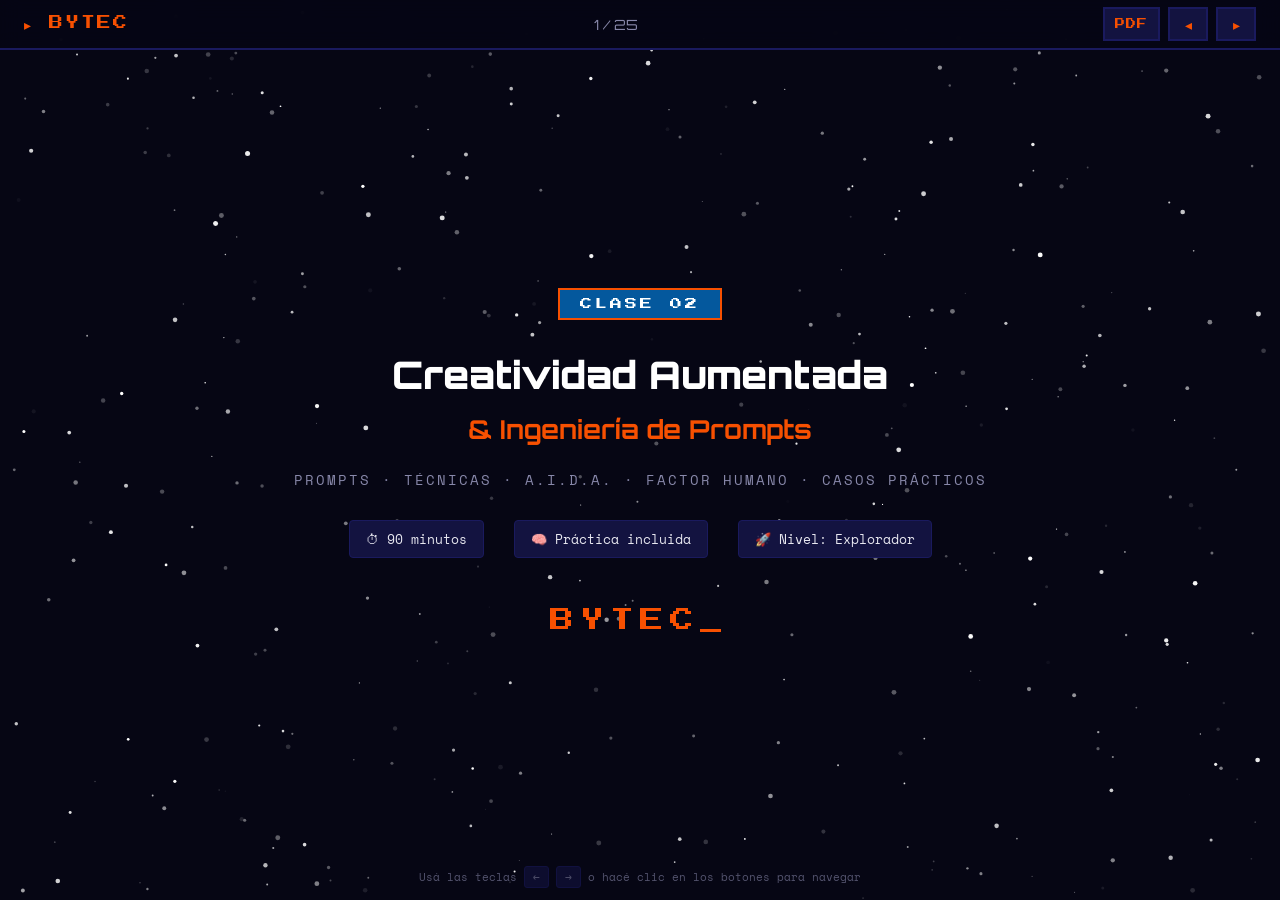
<file: clase-2/index.html>
<!DOCTYPE html>
<html lang="es">
<head>
    <meta charset="UTF-8">
    <meta name="viewport" content="width=device-width, initial-scale=1.0">
    <title>BYTEC | Clase 2: Creatividad Aumentada & Ingeniería de Prompts</title>
    <link rel="icon" type="image/png" href="../assets/favicon-96x96.png" sizes="96x96">
    <link rel="icon" type="image/svg+xml" href="../assets/favicon.svg">
    <link rel="shortcut icon" href="../assets/favicon.ico">
    <link rel="stylesheet" href="style.css">
    <link rel="preconnect" href="https://fonts.googleapis.com">
    <link href="https://fonts.googleapis.com/css2?family=Press+Start+2P&family=Space+Mono:wght@400;700&family=Orbitron:wght@400;700;900&display=swap" rel="stylesheet">
</head>
<body>

    <canvas id="stars"></canvas>

    <nav class="nav-bar">
        <a href="../index.html" class="nav-logo">▸ BYTEC</a>
        <span class="nav-progress" id="navProgress">1 / 25</span>
        <div class="nav-controls">
            <button class="nav-btn pdf-btn" onclick="downloadPDF()" title="Descargar como PDF" aria-label="Descargar PDF">PDF</button>
            <button class="nav-btn" id="prevBtn" onclick="changeSlide(-1)">◂</button>
            <button class="nav-btn" id="nextBtn" onclick="changeSlide(1)">▸</button>
        </div>
    </nav>

    <main class="slides-container" id="slidesContainer">

        <!-- ==================== SLIDE 1: PORTADA ==================== -->
        <section class="slide active" data-slide="0">
            <div class="slide-content slide-title-content">
                <div class="pixel-badge">CLASE 02</div>
                <h1 class="title-main">Creatividad Aumentada<br><span class="title-accent">& Ingeniería de Prompts</span></h1>
                <p class="title-sub">Prompts · Técnicas · A.I.D.A. · Factor Humano · Casos Prácticos</p>
                <div class="title-meta">
                    <span class="meta-item">⏱ 90 minutos</span>
                    <span class="meta-item">🧠 Práctica incluida</span>
                    <span class="meta-item">🚀 Nivel: Explorador</span>
                </div>
                <div class="title-logo">BYTEC<span class="blink">_</span></div>
            </div>
        </section>

        <!-- ==================== SLIDE 2: OBJETIVO ==================== -->
        <section class="slide" data-slide="1">
            <div class="slide-content">
                <h2 class="slide-heading">🎯 Objetivo de Hoy</h2>
                <div class="objective-card">
                    <p class="objective-text">Aprender a <strong>comunicarte efectivamente con la IA</strong> para obtener resultados creativos, precisos y útiles. Dominar la ingeniería de prompts y entender cuándo el <strong>toque humano</strong> es irremplazable.</p>
                </div>
                <div class="timeline">
                    <div class="timeline-item">
                        <span class="timeline-time">10 min</span>
                        <span class="timeline-label">Creatividad Aumentada</span>
                    </div>
                    <div class="timeline-item active-timeline">
                        <span class="timeline-time">20 min</span>
                        <span class="timeline-label">Ingeniería de Prompts</span>
                    </div>
                    <div class="timeline-item">
                        <span class="timeline-time">15 min</span>
                        <span class="timeline-label">Técnicas Avanzadas</span>
                    </div>
                    <div class="timeline-item">
                        <span class="timeline-time">10 min</span>
                        <span class="timeline-label">Framework A.I.D.A.</span>
                    </div>
                    <div class="timeline-item">
                        <span class="timeline-time">10 min</span>
                        <span class="timeline-label">La Regla 80/20</span>
                    </div>
                    <div class="timeline-item active-timeline">
                        <span class="timeline-time">25 min</span>
                        <span class="timeline-label">Casos Prácticos + Ejercicios</span>
                    </div>
                </div>
            </div>
        </section>

        <!-- ==================== SLIDE 3: EL RETO CREATIVO ==================== -->
        <section class="slide" data-slide="2">
            <div class="slide-content">
                <h2 class="slide-heading">🧱 El Reto Creativo</h2>
                <p class="slide-text">Todos nos enfrentamos a los mismos obstáculos al crear contenido. La creatividad no es magia: es un <strong>proceso</strong> que se puede optimizar.</p>
                <div class="metaphor-box">
                    <div class="metaphor-item">
                        <div class="metaphor-icon">😵</div>
                        <h3>Bloqueo Creativo</h3>
                        <p>La mente en blanco. Sabés que tenés que escribir, pero <strong>no sale nada</strong>.</p>
                    </div>
                    <div class="metaphor-plus">+</div>
                    <div class="metaphor-item">
                        <div class="metaphor-icon">⏰</div>
                        <h3>Tiempo Perdido</h3>
                        <p>Horas frente a la pantalla para producir un <strong>texto mediocre</strong>.</p>
                    </div>
                    <div class="metaphor-plus">+</div>
                    <div class="metaphor-item">
                        <div class="metaphor-icon">📄</div>
                        <h3>Textos Planos</h3>
                        <p>Resultados <strong>genéricos</strong> que no conectan con nadie.</p>
                    </div>
                </div>
                <div class="highlight-box">
                    <p>💡 <strong>La buena noticia:</strong> Estos problemas no son de talento, son de <em>proceso</em>. Y los procesos se pueden mejorar con las herramientas correctas.</p>
                </div>
            </div>
        </section>

        <!-- ==================== SLIDE 4: LA SOLUCIÓN TECNOLÓGICA ==================== -->
        <section class="slide" data-slide="3">
            <div class="slide-content">
                <h2 class="slide-heading">🤖 La Solución: IA como Asistente 24/7</h2>
                <p class="slide-text">La inteligencia artificial no viene a <strong>reemplazarte</strong>. Viene a ser tu copiloto creativo, disponible a cualquier hora, sin cansarse y sin juzgarte.</p>
                <div class="comparison-box">
                    <div class="comparison-side">
                        <h3 class="comparison-title old">Sin IA</h3>
                        <div class="comparison-visual">😰</div>
                        <p style="margin-top: 12px; font-size: 13px;">Página en blanco → Frustración → Texto genérico → Horas desperdiciadas</p>
                    </div>
                    <div class="comparison-arrow">vs</div>
                    <div class="comparison-side">
                        <h3 class="comparison-title new">Con IA</h3>
                        <div class="comparison-visual">🚀</div>
                        <p style="margin-top: 12px; font-size: 13px;">Prompt claro → Borrador al instante → Edición humana → Resultado excelente</p>
                    </div>
                </div>
                <div class="info-cards">
                    <div class="info-card">
                        <h4>¿Qué hace la IA?</h4>
                        <ul>
                            <li>Automatiza el "trabajo sucio" inicial</li>
                            <li>Procesa grandes volúmenes de texto</li>
                            <li>Genera variaciones y opciones rápido</li>
                            <li>Nunca tiene bloqueo creativo</li>
                        </ul>
                    </div>
                    <div class="info-card">
                        <h4>¿Qué hacés vos?</h4>
                        <ul>
                            <li>Sos el <strong>"editor jefe"</strong></li>
                            <li>Definís la dirección y el tono</li>
                            <li>Aportás experiencia y autenticidad</li>
                            <li>Das el toque final que la IA no puede</li>
                        </ul>
                    </div>
                </div>
            </div>
        </section>

        <!-- ==================== SLIDE 5: GARBAGE IN GARBAGE OUT ==================== -->
        <section class="slide" data-slide="4">
            <div class="slide-content">
                <h2 class="slide-heading">🗑️ Garbage In, Garbage Out</h2>
                <p class="slide-text">El principio lógico más importante de la IA: <strong>la calidad de la respuesta es directamente proporcional a la calidad de tu instrucción</strong>.</p>
                <div class="comparison-box">
                    <div class="comparison-side">
                        <h3 class="comparison-title old">Prompt Malo ❌</h3>
                        <div class="code-block small">
<pre><code>"Escribime algo sobre marketing"</code></pre>
                        </div>
                        <p style="margin-top: 12px; font-size: 13px;">Resultado: Un texto genérico de 500 palabras que podrías encontrar en cualquier blog. Sin personalidad, sin enfoque.</p>
                    </div>
                    <div class="comparison-arrow">vs</div>
                    <div class="comparison-side">
                        <h3 class="comparison-title new">Prompt Bueno ✅</h3>
                        <div class="code-block small">
<pre><code>"Actuá como un experto en
marketing digital. Escribí
3 hooks para Instagram sobre
café artesanal, tono informal,
máximo 15 palabras cada uno."</code></pre>
                        </div>
                        <p style="margin-top: 12px; font-size: 13px;">Resultado: 3 frases precisas, en el tono correcto, listas para usar.</p>
                    </div>
                </div>
                <div class="highlight-box">
                    <p>🎯 <strong>Regla de oro:</strong> Si tu prompt es vago, la respuesta será vaga. Si tu prompt es específico, la respuesta será específica. <em>Siempre.</em></p>
                </div>
            </div>
        </section>

        <!-- ==================== SLIDE 6: LOS 4 PILARES ==================== -->
        <section class="slide" data-slide="5">
            <div class="slide-content">
                <h2 class="slide-heading">🏛️ Los 4 Pilares de un Super-Prompt</h2>
                <p class="slide-text">Todo prompt profesional se construye con estos <strong>4 componentes</strong>. Mientras más pilares uses, mejor será el resultado:</p>
                <div class="step-cards">
                    <div class="step-card">
                        <span class="step-num">R</span>
                        <h4 style="color: var(--orange); font-family: 'Orbitron', sans-serif; font-size: 13px; margin-bottom: 6px;">ROL</h4>
                        <p>Asigná una <strong>identidad</strong> a la IA. ¿Quién debe "ser"?</p>
                        <p style="margin-top: 8px; font-size: 12px; color: var(--muted-text);">Ej: "Sos un nutricionista deportivo con 15 años de experiencia"</p>
                    </div>
                    <div class="step-card">
                        <span class="step-num">C</span>
                        <h4 style="color: var(--orange); font-family: 'Orbitron', sans-serif; font-size: 13px; margin-bottom: 6px;">CONTEXTO</h4>
                        <p>Definí el <strong>escenario</strong> y el público objetivo.</p>
                        <p style="margin-top: 8px; font-size: 12px; color: var(--muted-text);">Ej: "Para una audiencia de jóvenes de 18-25 años en Argentina"</p>
                    </div>
                    <div class="step-card">
                        <span class="step-num">I</span>
                        <h4 style="color: var(--orange); font-family: 'Orbitron', sans-serif; font-size: 13px; margin-bottom: 6px;">INPUT</h4>
                        <p>Proveé <strong>datos duros</strong> para evitar que invente.</p>
                        <p style="margin-top: 8px; font-size: 12px; color: var(--muted-text);">Ej: "Basate en estos datos: proteína 25g, carbohidratos 40g..."</p>
                    </div>
                    <div class="step-card">
                        <span class="step-num">O</span>
                        <h4 style="color: var(--orange); font-family: 'Orbitron', sans-serif; font-size: 13px; margin-bottom: 6px;">OUTPUT</h4>
                        <p>Determiná el <strong>formato exacto</strong> de la salida.</p>
                        <p style="margin-top: 8px; font-size: 12px; color: var(--muted-text);">Ej: "Formato: tabla con 3 columnas: comida, calorías, horario"</p>
                    </div>
                </div>
            </div>
        </section>

        <!-- ==================== SLIDE 7: EJEMPLO SUPER-PROMPT ==================== -->
        <section class="slide" data-slide="6">
            <div class="slide-content">
                <h2 class="slide-heading">📝 Ejemplo: Super-Prompt Completo</h2>
                <p class="slide-text">Veamos cómo se arma un prompt profesional usando los <strong>4 pilares</strong> juntos:</p>
                <div class="code-block">
<pre><code><strong>ROL:</strong>     "Actuá como un community manager experto
          en gastronomía y redes sociales."

<strong>CONTEXTO:</strong> "Estoy lanzando una cafetería artesanal en
          Buenos Aires. Mi público es gente de 25-40 años
          que valora la experiencia, no solo el café."

<strong>INPUT:</strong>   "Nuestros productos estrella son: café de
          especialidad de Colombia, medialunas caseras,
          y brunch los domingos."

<strong>OUTPUT:</strong>  "Generame un calendario de contenido para
          Instagram de 1 semana (lunes a domingo).
          Formato: tabla con columnas: Día, Tipo de post,
          Caption, Hashtags sugeridos. Tono: cercano
          y aspiracional."</code></pre>
                </div>
                <div class="highlight-box">
                    <p>⚡ <strong>Resultado:</strong> En lugar de un texto genérico, vas a recibir una tabla organizada, con 7 posts específicos para tu negocio, listos para adaptar y publicar.</p>
                </div>
            </div>
        </section>

        <!-- ==================== SLIDE 8: EJERCICIO SUPER-PROMPT ==================== -->
        <section class="slide" data-slide="7">
            <div class="slide-content">
                <h2 class="slide-heading">💻 Ejercicio: Armá Tu Super-Prompt</h2>
                <p class="slide-text">Tu turno. Elegí <strong>un tema que te interese</strong> (tu trabajo, un hobby, un proyecto) y construí un prompt con los 4 pilares:</p>
                <div class="practice-checklist">
                    <div class="check-item">🎭 <strong>ROL:</strong> ¿Qué experto necesitás? (ej: diseñador, coach, copywriter, chef...)</div>
                    <div class="check-item">🌍 <strong>CONTEXTO:</strong> ¿Para quién es? ¿En qué situación? ¿Qué mercado o plataforma?</div>
                    <div class="check-item">📊 <strong>INPUT:</strong> ¿Qué datos concretos le podés dar? (nombres, números, hechos)</div>
                    <div class="check-item">📋 <strong>OUTPUT:</strong> ¿Qué formato querés? (lista, tabla, guion, email, post...)</div>
                </div>
                <div class="info-cards">
                    <div class="info-card">
                        <h4>Tip: Sé ridículamente específico</h4>
                        <p>En vez de "escribí un email", pedí: "escribí un email de 150 palabras, tono formal pero cálido, con un CTA claro al final". Cuantos más detalles, menos ida y vuelta.</p>
                    </div>
                    <div class="info-card">
                        <h4>Tip: Iterá el prompt</h4>
                        <p>Si el resultado no es perfecto, <strong>no borres todo</strong>. Ajustá: "Ahora hacelo más corto", "Cambiá el tono a informal", "Agregá datos de X". La IA recuerda el contexto.</p>
                    </div>
                </div>
            </div>
        </section>

        <!-- ==================== SLIDE 9: TÉCNICA DEL ESPEJO ==================== -->
        <section class="slide" data-slide="8">
            <div class="slide-content">
                <h2 class="slide-heading">🪞 La Técnica del "Espejo" (Clonación de Estilo)</h2>
                <p class="slide-text">En lugar de <em>describir</em> un estilo con palabras, <strong>mostráselo directamente</strong>. La IA analiza los patrones lingüísticos y los replica.</p>
                <div class="code-block">
<pre><code><strong>Prompt:</strong>
"Analizá el estilo de escritura de este texto y luego
escribí un texto nuevo sobre [TEMA] usando exactamente
el mismo tono, ritmo y estructura:

[Pegá acá un párrafo de ejemplo del estilo que querés]"</code></pre>
                </div>
                <div class="two-col">
                    <div class="col">
                        <h3>¿Cuándo usarla?</h3>
                        <ul class="styled-list">
                            <li>Para mantener consistencia de marca</li>
                            <li>Para imitar el estilo de un autor</li>
                            <li>Para adaptar un tono editorial</li>
                            <li>Para replicar tu propia voz</li>
                        </ul>
                    </div>
                    <div class="col">
                        <h3>¿Qué analiza la IA?</h3>
                        <ul class="styled-list">
                            <li>Largo de las oraciones</li>
                            <li>Vocabulario y nivel de formalidad</li>
                            <li>Uso de metáforas y recursos</li>
                            <li>Estructura de los párrafos</li>
                        </ul>
                    </div>
                </div>
                <div class="highlight-box">
                    <p>🎯 <strong>Clave:</strong> Mientras más largo y representativo sea el texto de ejemplo, mejor será la clonación. Un párrafo funciona; una página completa es aún mejor.</p>
                </div>
            </div>
        </section>

        <!-- ==================== SLIDE 10: PARAMETRIZACIÓN DE PERSONALIDAD ==================== -->
        <section class="slide" data-slide="9">
            <div class="slide-content">
                <h2 class="slide-heading">🎛️ Parametrización de la Personalidad</h2>
                <p class="slide-text">Podés "programar" la <strong>voz de la IA</strong> usando adjetivos claros. Es como ajustar los controles de un ecualizador, pero para el tono.</p>
                <div class="personality-grid">
                    <div class="personality-card">
                        <span class="personality-emoji">🏢</span>
                        <h4>Corporativa</h4>
                        <p>"Respondé de manera profesional, seria, con datos y sin emojis."</p>
                    </div>
                    <div class="personality-card">
                        <span class="personality-emoji">💥</span>
                        <h4>Disruptiva</h4>
                        <p>"Sé provocador, desafía lo establecido, usá un tono rebelde y directo."</p>
                    </div>
                    <div class="personality-card">
                        <span class="personality-emoji">💚</span>
                        <h4>Empática</h4>
                        <p>"Hablá con calidez, validá emociones, sé comprensivo y accesible."</p>
                    </div>
                    <div class="personality-card">
                        <span class="personality-emoji">😂</span>
                        <h4>Humorística</h4>
                        <p>"Usá humor, ironía y referencias pop. Que sea divertido de leer."</p>
                    </div>
                </div>
                <div class="code-block">
<pre><code><strong>Ejemplo de prompt:</strong>
"Sos un asesor financiero que explica como si fuera un
amigo en un asado. Tono: cercano, argentino, con humor
sutil pero información precisa. Explicame qué es un
plazo fijo y por qué conviene o no en inflación alta."</code></pre>
                </div>
            </div>
        </section>

        <!-- ==================== SLIDE 11: EJERCICIO CLONACIÓN ==================== -->
        <section class="slide" data-slide="10">
            <div class="slide-content">
                <h2 class="slide-heading">💻 Ejercicio: Cloná un Estilo</h2>
                <p class="slide-text">Vamos a practicar las dos técnicas juntas. Seguí estos pasos:</p>
                <div class="step-cards">
                    <div class="step-card">
                        <span class="step-num">1</span>
                        <p>Buscá un <strong>texto que te guste</strong> de una web, blog, red social o libro.</p>
                    </div>
                    <div class="step-card">
                        <span class="step-num">2</span>
                        <p>Copiá un <strong>fragmento</strong> representativo del estilo (2-3 párrafos).</p>
                    </div>
                    <div class="step-card">
                        <span class="step-num">3</span>
                        <p>Usá la <strong>técnica del espejo</strong> para pedirle a la IA que escriba sobre otro tema con ese estilo.</p>
                    </div>
                    <div class="step-card">
                        <span class="step-num">4</span>
                        <p>Agregá <strong>adjetivos de personalidad</strong> para ajustar el tono (más formal, más juguetón, etc.).</p>
                    </div>
                </div>
                <div class="highlight-box">
                    <p>🔬 <strong>Desafío extra:</strong> Pedile a la IA que escriba el <strong>mismo texto</strong> en 3 personalidades distintas (corporativa, empática, humorística) y compará los resultados.</p>
                </div>
            </div>
        </section>

        <!-- ==================== SLIDE 12: CHAIN OF THOUGHT ==================== -->
        <section class="slide" data-slide="11">
            <div class="slide-content">
                <h2 class="slide-heading">🔗 Técnica Extra: Chain of Thought</h2>
                <p class="slide-text">Cuando necesitás que la IA <strong>razone paso a paso</strong> en lugar de dar una respuesta directa, usá "Chain of Thought" (Cadena de Pensamiento).</p>
                <div class="two-col">
                    <div class="col">
                        <h3>Sin Chain of Thought ❌</h3>
                        <div class="code-block small">
<pre><code>"¿Cuánto cuesta un viaje a
Europa para 2 personas?"</code></pre>
                        </div>
                        <p class="slide-text">Da un número genérico sin justificación.</p>
                    </div>
                    <div class="col">
                        <h3>Con Chain of Thought ✅</h3>
                        <div class="code-block small">
<pre><code>"Necesito calcular el costo de
un viaje a Europa para 2
personas. Pensá paso a paso:
vuelos, alojamiento, comida,
transporte y extras. Detallá
cada categoría."</code></pre>
                        </div>
                        <p class="slide-text">Desglosa cada componente con lógica.</p>
                    </div>
                </div>
                <div class="highlight-box">
                    <p>🧠 <strong>Frase mágica:</strong> Agregá <em>"Pensá paso a paso"</em> o <em>"Razoná antes de responder"</em> a tus prompts complejos. La calidad de razonamiento mejora dramáticamente.</p>
                </div>
            </div>
        </section>

        <!-- ==================== SLIDE 13: TEMPERATURA ==================== -->
        <section class="slide" data-slide="12">
            <div class="slide-content">
                <h2 class="slide-heading">🌡️ Técnica Extra: Temperatura y Creatividad</h2>
                <p class="slide-text">La "temperatura" controla <strong>cuán creativa o predecible</strong> es la respuesta de la IA. Aunque no siempre podés ajustarla directamente, podés simularla con tus prompts.</p>
                <div class="temperature-scale">
                    <div class="temp-item temp-low">
                        <span class="temp-value">BAJA</span>
                        <span class="temp-label">Predecible · Factual · Segura</span>
                        <p>Ideal para datos, traducciones, resúmenes y respuestas que deben ser exactas.</p>
                    </div>
                    <div class="temp-item temp-mid">
                        <span class="temp-value">MEDIA</span>
                        <span class="temp-label">Balanceada · Versátil</span>
                        <p>Ideal para la mayoría de tareas: emails, contenido, explicaciones.</p>
                    </div>
                    <div class="temp-item temp-high">
                        <span class="temp-value">ALTA</span>
                        <span class="temp-label">Creativa · Impredecible · Loca</span>
                        <p>Ideal para brainstorming, poesía, ideas disruptivas, nombres de marca.</p>
                    </div>
                </div>
                <div class="code-block">
<pre><code><strong>Para simular temperatura baja:</strong>
"Dame la respuesta más precisa y conservadora posible.
No agregues opiniones ni florituras."

<strong>Para simular temperatura alta:</strong>
"Sé lo más creativo y original que puedas. Sorprendeme.
Pensá fuera de la caja, incluso si suena raro."</code></pre>
                </div>
            </div>
        </section>

        <!-- ==================== SLIDE 14: FRAMEWORK AIDA ==================== -->
        <section class="slide" data-slide="13">
            <div class="slide-content">
                <h2 class="slide-heading">📐 Framework A.I.D.A.</h2>
                <p class="slide-text">Un modelo clásico de comunicación persuasiva que podés usar como <strong>estructura de tus prompts</strong> o pedirle a la IA que lo aplique:</p>
                <div class="aida-grid">
                    <div class="aida-card">
                        <span class="aida-letter">A</span>
                        <div>
                            <h4>Atención</h4>
                            <p>Un <strong>gancho inicial</strong> para captar la mirada rápidamente. La primera línea es la más importante.</p>
                            <span class="aida-example">"¿Sabías que el 80% de los textos se abandonan en la primera línea?"</span>
                        </div>
                    </div>
                    <div class="aida-card">
                        <span class="aida-letter">I</span>
                        <div>
                            <h4>Interés</h4>
                            <p><strong>Planteá y validá</strong> el problema central. Que el lector diga "esto me pasa a mí".</p>
                            <span class="aida-example">"Escribir contenido que enganche es el mayor desafío para emprendedores..."</span>
                        </div>
                    </div>
                    <div class="aida-card">
                        <span class="aida-letter">D</span>
                        <div>
                            <h4>Deseo</h4>
                            <p>Mostrá <strong>cómo la solución</strong> resuelve ese problema. Pintá el escenario ideal.</p>
                            <span class="aida-example">"Imaginá tener un asistente que genere 10 ideas de contenido en 30 segundos..."</span>
                        </div>
                    </div>
                    <div class="aida-card">
                        <span class="aida-letter">A</span>
                        <div>
                            <h4>Acción</h4>
                            <p>Indicá claramente cuál es el <strong>siguiente paso</strong>. El CTA (Call to Action).</p>
                            <span class="aida-example">"Probá este prompt ahora mismo y contanos el resultado..."</span>
                        </div>
                    </div>
                </div>
            </div>
        </section>

        <!-- ==================== SLIDE 15: EJERCICIO AIDA ==================== -->
        <section class="slide" data-slide="14">
            <div class="slide-content">
                <h2 class="slide-heading">💻 Ejercicio: Escribí con A.I.D.A.</h2>
                <p class="slide-text">Usá este prompt para que la IA te genere contenido estructurado con A.I.D.A.:</p>
                <div class="code-block">
<pre><code>"Escribí un texto persuasivo para [TU PRODUCTO/SERVICIO]
usando el framework A.I.D.A. (Atención, Interés, Deseo,
Acción). El texto es para [PLATAFORMA: Instagram/email/web].

Mi público objetivo es [DESCRIPCIÓN].
El tono debe ser [ADJETIVOS: cercano, profesional, etc.].

Marcá claramente cada sección del framework."</code></pre>
                </div>
                <div class="practice-checklist">
                    <div class="check-item">📱 <strong>Opción A:</strong> Un post de Instagram para tu negocio o marca personal.</div>
                    <div class="check-item">📧 <strong>Opción B:</strong> Un email de venta para un servicio que ofrezcas.</div>
                    <div class="check-item">🌐 <strong>Opción C:</strong> Un texto para la landing page de un producto inventado.</div>
                </div>
                <div class="highlight-box">
                    <p>💡 <strong>Tip pro:</strong> Pedile a la IA que genere <strong>3 versiones</strong> del mismo AIDA con tonos distintos. Elegí la mejor y combiná elementos de las tres.</p>
                </div>
            </div>
        </section>

        <!-- ==================== SLIDE 16: EL FACTOR HUMANO ==================== -->
        <section class="slide" data-slide="15">
            <div class="slide-content">
                <h2 class="slide-heading">🧑‍🎨 El Factor Humano: La Regla 80/20</h2>
                <p class="slide-text">En un flujo de trabajo optimizado, la IA y el humano tienen roles muy claros. <strong>Ninguno reemplaza al otro.</strong></p>
                <div class="rule-8020">
                    <div class="rule-ia">
                        <span class="rule-percent">80%</span>
                        <span class="rule-label">IA</span>
                        <p>Genera la estructura, el borrador, las variaciones, los datos procesados y la base del contenido.</p>
                    </div>
                    <div class="rule-human">
                        <span class="rule-percent">20%</span>
                        <span class="rule-label">Humano</span>
                        <p>Aporta precisión, autenticidad, anécdotas, perspectiva única y el toque final que conecta.</p>
                    </div>
                </div>
                <div class="info-cards">
                    <div class="info-card">
                        <h4>Lo que la IA hace bien</h4>
                        <ul>
                            <li>Generar ideas rápidamente</li>
                            <li>Estructurar información</li>
                            <li>Producir variaciones de texto</li>
                            <li>Resumir contenido extenso</li>
                        </ul>
                    </div>
                    <div class="info-card">
                        <h4>Lo que SOLO el humano puede</h4>
                        <ul>
                            <li>Agregar experiencias vividas</li>
                            <li>Detectar sutilezas culturales</li>
                            <li>Dar una opinión con criterio</li>
                            <li>Conectar emocionalmente</li>
                        </ul>
                    </div>
                </div>
            </div>
        </section>

        <!-- ==================== SLIDE 17: CONTROL DE CALIDAD ==================== -->
        <section class="slide" data-slide="16">
            <div class="slide-content">
                <h2 class="slide-heading">🔍 Control de Calidad (Curaduría)</h2>
                <p class="slide-text">La IA es poderosa, pero <strong>no infalible</strong>. Tu rol como curador es esencial. Nunca copies y pegues sin revisar.</p>
                <div class="step-cards">
                    <div class="step-card">
                        <span class="step-num">⚠️</span>
                        <h4 style="color: var(--orange); font-family: 'Orbitron', sans-serif; font-size: 12px; margin-bottom: 6px;">ALUCINACIONES</h4>
                        <p>Los modelos pueden <strong>inventar datos</strong> que suenan reales pero son falsos. Siempre verificá hechos y cifras.</p>
                    </div>
                    <div class="step-card">
                        <span class="step-num">🤖</span>
                        <h4 style="color: var(--orange); font-family: 'Orbitron', sans-serif; font-size: 12px; margin-bottom: 6px;">LENGUAJE ROBÓTICO</h4>
                        <p>Detectá y eliminá frases artificiales: "en este sentido", "cabe destacar", "es importante señalar".</p>
                    </div>
                    <div class="step-card">
                        <span class="step-num">✨</span>
                        <h4 style="color: var(--orange); font-family: 'Orbitron', sans-serif; font-size: 12px; margin-bottom: 6px;">TU ESENCIA</h4>
                        <p>Añadí <strong>anécdotas</strong>, perspectivas únicas y experiencias personales que la IA no puede generar.</p>
                    </div>
                    <div class="step-card">
                        <span class="step-num">🎯</span>
                        <h4 style="color: var(--orange); font-family: 'Orbitron', sans-serif; font-size: 12px; margin-bottom: 6px;">FACT-CHECKING</h4>
                        <p>Si la IA cita una estadística, <strong>verificala</strong>. Buscá la fuente original antes de publicar.</p>
                    </div>
                </div>
                <div class="highlight-box">
                    <p>🚨 <strong>Palabras robóticas a eliminar:</strong> "en el ámbito de", "resulta fundamental", "en definitiva", "cabe mencionar", "es menester", "sin lugar a dudas". Si las ves, reescribí como hablarías vos.</p>
                </div>
            </div>
        </section>

        <!-- ==================== SLIDE 18: CASO 1 - TRADUCCIÓN SENSORIAL ==================== -->
        <section class="slide" data-slide="17">
            <div class="slide-content">
                <h2 class="slide-heading">🎨 Caso 1: Traducción Sensorial</h2>
                <p class="slide-text">Transformá características técnicas en descripciones emocionales que apelen a los <strong>5 sentidos</strong>:</p>
                <div class="code-block">
<pre><code><strong>Prompt:</strong>
"Tengo estas especificaciones técnicas de un producto:
- Auriculares inalámbricos
- 40 horas de batería
- Cancelación activa de ruido
- Peso: 250g
- Driver de 40mm

Transformá cada característica en una descripción sensorial
y emocional que el cliente pueda SENTIR. No quiero datos
fríos: quiero que imagine la experiencia de usarlos."</code></pre>
                </div>
                <div class="two-col">
                    <div class="col">
                        <h3>Antes (Técnico) 😴</h3>
                        <p class="slide-text">"40 horas de batería. Cancelación activa de ruido. Driver de 40mm."</p>
                    </div>
                    <div class="col">
                        <h3>Después (Sensorial) ✨</h3>
                        <p class="slide-text">"Tu playlist te acompaña por 3 días sin enchufe. El mundo se apaga y solo queda tu música. Cada nota, como si el artista estuviera en tu oído."</p>
                    </div>
                </div>
            </div>
        </section>

        <!-- ==================== SLIDE 19: CASO 2 - EL ENTREVISTADOR ==================== -->
        <section class="slide" data-slide="18">
            <div class="slide-content">
                <h2 class="slide-heading">🎙️ Caso 2: Ingeniería Inversa (El Entrevistador)</h2>
                <p class="slide-text">Invertí la dinámica: en vez de darle instrucciones a la IA, <strong>pedile que te haga preguntas</strong>. Luego, con tus respuestas, ella redacta.</p>
                <div class="code-block">
<pre><code><strong>Prompt:</strong>
"Quiero escribir mi bio profesional para LinkedIn pero no
sé qué poner. Tomá el rol de un periodista y haceme 10
preguntas para extraer lo más interesante de mi carrera.
Preguntame una por una y esperá mi respuesta antes de
seguir con la siguiente."</code></pre>
                </div>
                <div class="step-cards" style="grid-template-columns: repeat(3, 1fr);">
                    <div class="step-card">
                        <span class="step-num">1</span>
                        <p>La IA te pregunta sobre tu carrera, logros y personalidad.</p>
                    </div>
                    <div class="step-card">
                        <span class="step-num">2</span>
                        <p>Vos respondés con tus propias palabras, sin pensar en redacción.</p>
                    </div>
                    <div class="step-card">
                        <span class="step-num">3</span>
                        <p>La IA toma todas las respuestas y redacta una bio pulida y auténtica.</p>
                    </div>
                </div>
                <div class="highlight-box">
                    <p>💡 <strong>¿Por qué funciona?</strong> Porque la información auténtica sale más natural cuando <em>respondés preguntas</em> que cuando intentás escribir de cero. La IA hace el trabajo de organizar y pulir.</p>
                </div>
            </div>
        </section>

        <!-- ==================== SLIDE 20: CASO 3 - EL BOMBERO ==================== -->
        <section class="slide" data-slide="19">
            <div class="slide-content">
                <h2 class="slide-heading">🧯 Caso 3: Filtro de Objetividad (El Bombero)</h2>
                <p class="slide-text">Usá la IA para procesar mensajes hostiles o críticas, eliminando tu <strong>sesgo emocional</strong>:</p>
                <div class="code-block">
<pre><code><strong>Prompt:</strong>
"Recibí este mensaje hostil de un cliente enojado:

'Su servicio es pésimo, me cobraron doble y nadie responde.
Voy a hacer una denuncia y contarle a todos lo terrible
que son.'

Analizá el mensaje, identificá las quejas legítimas y
generame una respuesta profesional, empática y orientada
a la solución. Sin defensividad, sin sarcasmo. Máximo
100 palabras."</code></pre>
                </div>
                <div class="info-cards">
                    <div class="info-card">
                        <h4>¿Qué hace la IA?</h4>
                        <ul>
                            <li>Filtra la hostilidad del tono</li>
                            <li>Identifica los problemas reales</li>
                            <li>Genera una respuesta equilibrada</li>
                            <li>Mantiene el profesionalismo</li>
                        </ul>
                    </div>
                    <div class="info-card">
                        <h4>¿Cuándo usarlo?</h4>
                        <ul>
                            <li>Reseñas negativas en Google/Redes</li>
                            <li>Emails de clientes furiosos</li>
                            <li>Comentarios hostiles en redes</li>
                            <li>Conflictos laborales por escrito</li>
                        </ul>
                    </div>
                </div>
            </div>
        </section>

        <!-- ==================== SLIDE 21: CASO 4 - DIETA DE PALABRAS ==================== -->
        <section class="slide" data-slide="20">
            <div class="slide-content">
                <h2 class="slide-heading">✂️ Caso 4: La Dieta de Palabras</h2>
                <p class="slide-text">Enseñá a la IA a <strong>auditar y reescribir sus propios textos</strong>, eliminando la grasa innecesaria:</p>
                <div class="code-block">
<pre><code><strong>Prompt:</strong>
"Reescribí el siguiente texto aplicando estas reglas:
1. Eliminá todos los adjetivos innecesarios
2. Acortá cada oración a máximo 15 palabras
3. Reemplazá palabras complicadas por versiones simples
4. Hacelo sonar como una conversación, no como un ensayo
5. Reducí el texto total un 40%

Texto original:
[Pegá tu texto acá]"</code></pre>
                </div>
                <div class="two-col">
                    <div class="col">
                        <h3>Antes (inflado) 😵‍💫</h3>
                        <div class="code-block small">
<pre><code>"En el dinámico y sumamente
competitivo mundo del marketing
digital actual, resulta
absolutamente fundamental
implementar estrategias
innovadoras y disruptivas..."</code></pre>
                        </div>
                    </div>
                    <div class="col">
                        <h3>Después (limpio) ✨</h3>
                        <div class="code-block small">
<pre><code>"El marketing digital es
competitivo. Para destacar,
necesitás estrategias que
funcionen, no palabras bonitas."</code></pre>
                        </div>
                    </div>
                </div>
            </div>
        </section>

        <!-- ==================== SLIDE 22: CASO 5 - AUTOMATIZACIÓN DE ESTRUCTURAS ==================== -->
        <section class="slide" data-slide="21">
            <div class="slide-content">
                <h2 class="slide-heading">📊 Caso 5: Automatización de Estructuras</h2>
                <p class="slide-text">Usá la IA para generar <strong>tablas, matrices y plantillas</strong> que estandaricen tu trabajo:</p>
                <div class="code-block">
<pre><code><strong>Prompt:</strong>
"Creá una tabla/matriz de planificación de contenido
para un mes completo con las siguientes columnas:

| Semana | Tema | Formato | Plataforma | CTA | Estado |

El nicho es [TU NICHO]. Generá 4 semanas con 3
publicaciones cada una. Variá los formatos entre
carrusel, reel, historia y post estático."</code></pre>
                </div>
                <div class="info-cards">
                    <div class="info-card">
                        <h4>Ideas para automatizar</h4>
                        <ul>
                            <li>Calendarios de contenido mensuales</li>
                            <li>Matrices de decisión (pros y contras)</li>
                            <li>Esquemas de emails secuenciales</li>
                            <li>Briefs creativos estandarizados</li>
                        </ul>
                    </div>
                    <div class="info-card">
                        <h4>Formatos que podés pedir</h4>
                        <ul>
                            <li>Tablas con columnas específicas</li>
                            <li>Listas numeradas y jerárquicas</li>
                            <li>CSV para importar a Excel</li>
                            <li>JSON para programadores</li>
                        </ul>
                    </div>
                </div>
                <div class="highlight-box">
                    <p>⚡ <strong>Power tip:</strong> Pedile que genere las tablas en formato <strong>Markdown</strong> si trabajás con herramientas como Notion, o en formato <strong>CSV</strong> si necesitás importar a una planilla.</p>
                </div>
            </div>
        </section>

        <!-- ==================== SLIDE 23: PROMPT NEGATIVO ==================== -->
        <section class="slide" data-slide="22">
            <div class="slide-content">
                <h2 class="slide-heading">🚫 Técnica Extra: El Prompt Negativo</h2>
                <p class="slide-text">A veces es más efectivo decirle a la IA lo que <strong>NO querés</strong> que lo que sí querés:</p>
                <div class="code-block">
<pre><code><strong>Prompt con restricciones:</strong>
"Escribí un texto de venta para un curso de fotografía.

NO uses:
- Frases como 'aprende a tu ritmo' o 'de cero a experto'
- Emojis
- Más de 3 oraciones por párrafo
- Superlativos exagerados ('el mejor', 'increíble')
- Testimonios inventados

SÍ usá:
- Datos concretos
- Preguntas directas al lector
- Un tono como si hablaras con un amigo
- Máximo 150 palabras"</code></pre>
                </div>
                <div class="highlight-box">
                    <p>🎯 <strong>¿Por qué funciona?</strong> Porque las restricciones claras <em>eliminan lo genérico</em>. Cuando le prohibís los clichés, la IA se ve forzada a ser original. Es como poesía con reglas: la limitación impulsa la creatividad.</p>
                </div>
            </div>
        </section>

        <!-- ==================== SLIDE 24: EJERCICIOS ==================== -->
        <section class="slide" data-slide="23">
            <div class="slide-content">
                <h2 class="slide-heading">🏋️ Ejercicios para Practicar</h2>
                <p class="slide-text">Practicá cada técnica directamente en ChatGPT, Claude o tu IA favorita:</p>
                <div class="exercises-list">
                    <div class="exercise-card">
                        <span class="exercise-num">01</span>
                        <div>
                            <h4>Super-Prompt con 4 Pilares</h4>
                            <p>Elegí un tema de tu vida real y armá un prompt usando Rol, Contexto, Input y Output.</p>
                        </div>
                        <span class="difficulty easy">Fácil</span>
                    </div>
                    <div class="exercise-card">
                        <span class="exercise-num">02</span>
                        <div>
                            <h4>Clonación de Estilo</h4>
                            <p>Tomá un fragmento de tu blog/marca favorita y pedile a la IA que escriba sobre otro tema con ese mismo estilo.</p>
                        </div>
                        <span class="difficulty easy">Fácil</span>
                    </div>
                    <div class="exercise-card">
                        <span class="exercise-num">03</span>
                        <div>
                            <h4>El Entrevistador</h4>
                            <p>Pedile a la IA que te entreviste para escribir tu bio de LinkedIn. Respondé las preguntas y pedile que redacte.</p>
                        </div>
                        <span class="difficulty medium">Medio</span>
                    </div>
                    <div class="exercise-card">
                        <span class="exercise-num">04</span>
                        <div>
                            <h4>Filtro de Objetividad</h4>
                            <p>Inventá (o usá) una queja real y pedile a la IA que genere una respuesta profesional y empática.</p>
                        </div>
                        <span class="difficulty medium">Medio</span>
                    </div>
                    <div class="exercise-card">
                        <span class="exercise-num">05</span>
                        <div>
                            <h4>Traducción Sensorial</h4>
                            <p>Tomá las specs de un producto (celular, auto, comida) y convertilo en una descripción emocional.</p>
                        </div>
                        <span class="difficulty medium">Medio</span>
                    </div>
                    <div class="exercise-card">
                        <span class="exercise-num">06</span>
                        <div>
                            <h4>Desafío A.I.D.A. Completo</h4>
                            <p>Creá una pieza de contenido persuasivo con A.I.D.A. para un producto/servicio real. Generá 3 versiones con tonos distintos.</p>
                        </div>
                        <span class="difficulty hard">Desafío</span>
                    </div>
                    <div class="exercise-card">
                        <span class="exercise-num">07</span>
                        <div>
                            <h4>Desafío: La Dieta de Palabras</h4>
                            <p>Agarrá un texto que hayas escrito y pedile a la IA que lo reduzca un 40% sin perder el mensaje.</p>
                        </div>
                        <span class="difficulty hard">Desafío</span>
                    </div>
                </div>
            </div>
        </section>

        <!-- ==================== SLIDE 25: CIERRE ==================== -->
        <section class="slide" data-slide="24">
            <div class="slide-content slide-title-content">
                <h2 class="slide-heading">📝 Tarea Semanal</h2>
                <div class="homework-card">
                    <h3>Tu Primer Sistema de Prompts</h3>
                    <p>Creá un <strong>documento con 5 prompts reutilizables</strong> para tu trabajo o vida personal. Cada prompt debe:</p>
                    <ul>
                        <li>Usar al menos <strong>3 de los 4 pilares</strong> (Rol, Contexto, Input, Output)</li>
                        <li>Resolver un <strong>problema real</strong> que tengas (emails, contenido, organización, etc.)</li>
                        <li>Incluir <strong>instrucciones de formato</strong> específicas</li>
                        <li>Haber sido <strong>testeado y ajustado</strong> al menos 2 veces</li>
                        <li>Tener una versión "antes" y "después" mostrando la <strong>mejora iterativa</strong></li>
                    </ul>
                </div>
                <div class="closing-message">
                    <div class="pixel-badge">CLASE 02 COMPLETADA</div>
                    <p>De escribir prompts genéricos → a construir instrucciones profesionales. ¡La IA ahora trabaja para vos!</p>
                    <div class="title-logo">BYTEC<span class="blink">_</span></div>
                </div>
            </div>
        </section>

    </main>

    <div class="keyboard-hint desktop-only">
        Usá las teclas <kbd>←</kbd> <kbd>→</kbd> o hacé clic en los botones para navegar
    </div>
    <div class="keyboard-hint mobile-only">
        Deslizá con el dedo <span class="swipe-icon">👆</span> para pasar los slides
    </div>

    <div class="mobile-overlay" id="mobileOverlay">
        <div class="overlay-content">
            <div class="overlay-icon">
                <span class="swipe-hand">👆</span>
                <div class="swipe-arrows">
                    <span class="swipe-arrow-left">◂</span>
                    <span class="swipe-arrow-right">▸</span>
                </div>
            </div>
            <h3 class="overlay-title">¡Bienvenido!</h3>
            <p class="overlay-text">Deslizá con el dedo hacia la <strong>izquierda</strong> o <strong>derecha</strong> para navegar entre los slides.</p>
            <p class="overlay-text small">También podés usar los botones <strong>◂ ▸</strong> de arriba.</p>
            <button class="overlay-btn" id="overlayBtn">¡Entendido, empecemos!</button>
        </div>
    </div>

    <script>
        const canvas = document.getElementById('stars');
        const ctx = canvas.getContext('2d');
        let stars = [];

        function resizeCanvas() {
            canvas.width = window.innerWidth;
            canvas.height = window.innerHeight;
        }

        function createStars() {
            stars = [];
            const count = Math.floor((canvas.width * canvas.height) / 3000);
            for (let i = 0; i < count; i++) {
                stars.push({
                    x: Math.random() * canvas.width,
                    y: Math.random() * canvas.height,
                    size: Math.random() * 2 + 0.5,
                    opacity: Math.random(),
                    speed: Math.random() * 0.02 + 0.005
                });
            }
        }

        function drawStars() {
            ctx.clearRect(0, 0, canvas.width, canvas.height);
            stars.forEach(star => {
                star.opacity += star.speed;
                if (star.opacity > 1 || star.opacity < 0) star.speed *= -1;
                ctx.beginPath();
                ctx.arc(star.x, star.y, star.size, 0, Math.PI * 2);
                ctx.fillStyle = `rgba(255, 255, 255, ${Math.abs(star.opacity)})`;
                ctx.fill();
            });
            requestAnimationFrame(drawStars);
        }

        resizeCanvas();
        createStars();
        drawStars();
        window.addEventListener('resize', () => { resizeCanvas(); createStars(); });

        function loadScript(src) {
            return new Promise((resolve, reject) => {
                if (document.querySelector('script[data-src="' + src + '"]')) return resolve();
                const s = document.createElement('script');
                s.src = src;
                s.dataset.src = src;
                s.onload = resolve;
                s.onerror = () => reject(new Error('No se pudo cargar ' + src));
                document.head.appendChild(s);
            });
        }

        function ensurePdfLoader() {
            let loader = document.getElementById('pdfLoader');
            if (loader) return loader;
            loader = document.createElement('div');
            loader.id = 'pdfLoader';
            loader.className = 'pdf-loader';
            loader.innerHTML = '<div class="pdf-loader-spinner"></div>' +
                '<div class="pdf-loader-text">Generando PDF</div>' +
                '<div class="pdf-loader-progress" id="pdfLoaderProgress">Preparando…</div>';
            document.body.appendChild(loader);
            return loader;
        }

        async function downloadPDF() {
            const className = document.title.replace('BYTEC | ', '').trim();
            const safeName = className.replace(/[\\/:*?"<>|]/g, '').trim();
            const loader = ensurePdfLoader();
            const progressEl = loader.querySelector('#pdfLoaderProgress');
            loader.classList.add('active');
            progressEl.textContent = 'Cargando librerías…';

            const slidesAll = document.querySelectorAll('.slide');
            const total = slidesAll.length;

            try {
                await loadScript('https://cdnjs.cloudflare.com/ajax/libs/html2canvas/1.4.1/html2canvas.min.js');
                await loadScript('https://cdnjs.cloudflare.com/ajax/libs/jspdf/2.5.1/jspdf.umd.min.js');

                slidesAll.forEach((slide, idx) => {
                    if (slide.querySelector('.pdf-header')) return;
                    const header = document.createElement('div');
                    header.className = 'pdf-header';
                    header.innerHTML = '<img src="../assets/logo.png" alt="BYTEC Academy" crossorigin="anonymous"><span class="pdf-brand">BYTEC<small>ACADEMY</small></span>';
                    slide.insertBefore(header, slide.firstChild);

                    const footer = document.createElement('div');
                    footer.className = 'pdf-footer';
                    footer.innerHTML = '<span>' + className + '</span><span>' + (idx + 1) + ' / ' + total + '</span>';
                    slide.appendChild(footer);
                });

                document.body.classList.add('pdf-mode');
                await new Promise(r => setTimeout(r, 400));

                const { jsPDF } = window.jspdf;
                const pdf = new jsPDF({ orientation: 'landscape', unit: 'mm', format: 'a4' });
                const pdfW = pdf.internal.pageSize.getWidth();
                const pdfH = pdf.internal.pageSize.getHeight();

                for (let i = 0; i < slidesAll.length; i++) {
                    progressEl.textContent = 'Slide ' + (i + 1) + ' de ' + total;
                    const canvas = await html2canvas(slidesAll[i], {
                        scale: 2,
                        backgroundColor: '#060614',
                        logging: false,
                        useCORS: true,
                        allowTaint: true,
                        windowWidth: 1280
                    });

                    const imgData = canvas.toDataURL('image/jpeg', 0.92);
                    if (i > 0) pdf.addPage();

                    const ratio = canvas.height / canvas.width;
                    let imgW = pdfW;
                    let imgH = pdfW * ratio;
                    if (imgH > pdfH) {
                        imgH = pdfH;
                        imgW = pdfH / ratio;
                    }
                    const x = (pdfW - imgW) / 2;
                    const y = (pdfH - imgH) / 2;
                    pdf.addImage(imgData, 'JPEG', x, y, imgW, imgH);
                }

                progressEl.textContent = 'Descargando…';
                pdf.save('BYTEC - ' + safeName + '.pdf');
            } catch (err) {
                console.error('Error generando PDF:', err);
                alert('Hubo un error al generar el PDF. Probá nuevamente.');
            } finally {
                document.body.classList.remove('pdf-mode');
                document.querySelectorAll('.pdf-header, .pdf-footer').forEach(el => el.remove());
                loader.classList.remove('active');
            }
        }

        if (new URLSearchParams(window.location.search).get('download') === 'pdf') {
            window.addEventListener('load', () => setTimeout(downloadPDF, 800));
        }

        let currentSlide = 0;
        const slides = document.querySelectorAll('.slide');
        const totalSlides = slides.length;
        const navProgress = document.getElementById('navProgress');

        function updateSlide() {
            slides.forEach((slide, i) => {
                slide.classList.remove('active');
                if (i === currentSlide) slide.classList.add('active');
            });
            navProgress.textContent = `${currentSlide + 1} / ${totalSlides}`;
            document.getElementById('prevBtn').disabled = currentSlide === 0;
            document.getElementById('nextBtn').disabled = currentSlide === totalSlides - 1;
        }

        function changeSlide(dir) {
            const next = currentSlide + dir;
            if (next >= 0 && next < totalSlides) {
                currentSlide = next;
                updateSlide();
            }
        }

        document.addEventListener('keydown', (e) => {
            if (e.key === 'ArrowRight' || e.key === ' ') changeSlide(1);
            if (e.key === 'ArrowLeft') changeSlide(-1);
        });

        let touchStartX = 0;
        let touchStartY = 0;
        document.addEventListener('touchstart', e => {
            touchStartX = e.changedTouches[0].screenX;
            touchStartY = e.changedTouches[0].screenY;
        }, { passive: true });
        document.addEventListener('touchend', e => {
            const diffX = touchStartX - e.changedTouches[0].screenX;
            const diffY = touchStartY - e.changedTouches[0].screenY;
            if (Math.abs(diffX) > Math.abs(diffY) && Math.abs(diffX) > 50) {
                changeSlide(diffX > 0 ? 1 : -1);
            }
        }, { passive: true });

        (function() {
            const overlay = document.getElementById('mobileOverlay');
            const btn = document.getElementById('overlayBtn');
            const isTouchDevice = ('ontouchstart' in window) || (navigator.maxTouchPoints > 0);
            const storageKey = 'bytec-swipe-hint-seen';

            if (isTouchDevice && !localStorage.getItem(storageKey)) {
                overlay.classList.add('visible');
            }

            btn.addEventListener('click', () => {
                overlay.classList.remove('visible');
                overlay.classList.add('hiding');
                localStorage.setItem(storageKey, 'true');
                setTimeout(() => { overlay.style.display = 'none'; }, 400);
            });

            overlay.addEventListener('click', (e) => {
                if (e.target === overlay) {
                    btn.click();
                }
            });
        })();
    </script>

</body>
</html>
</file>
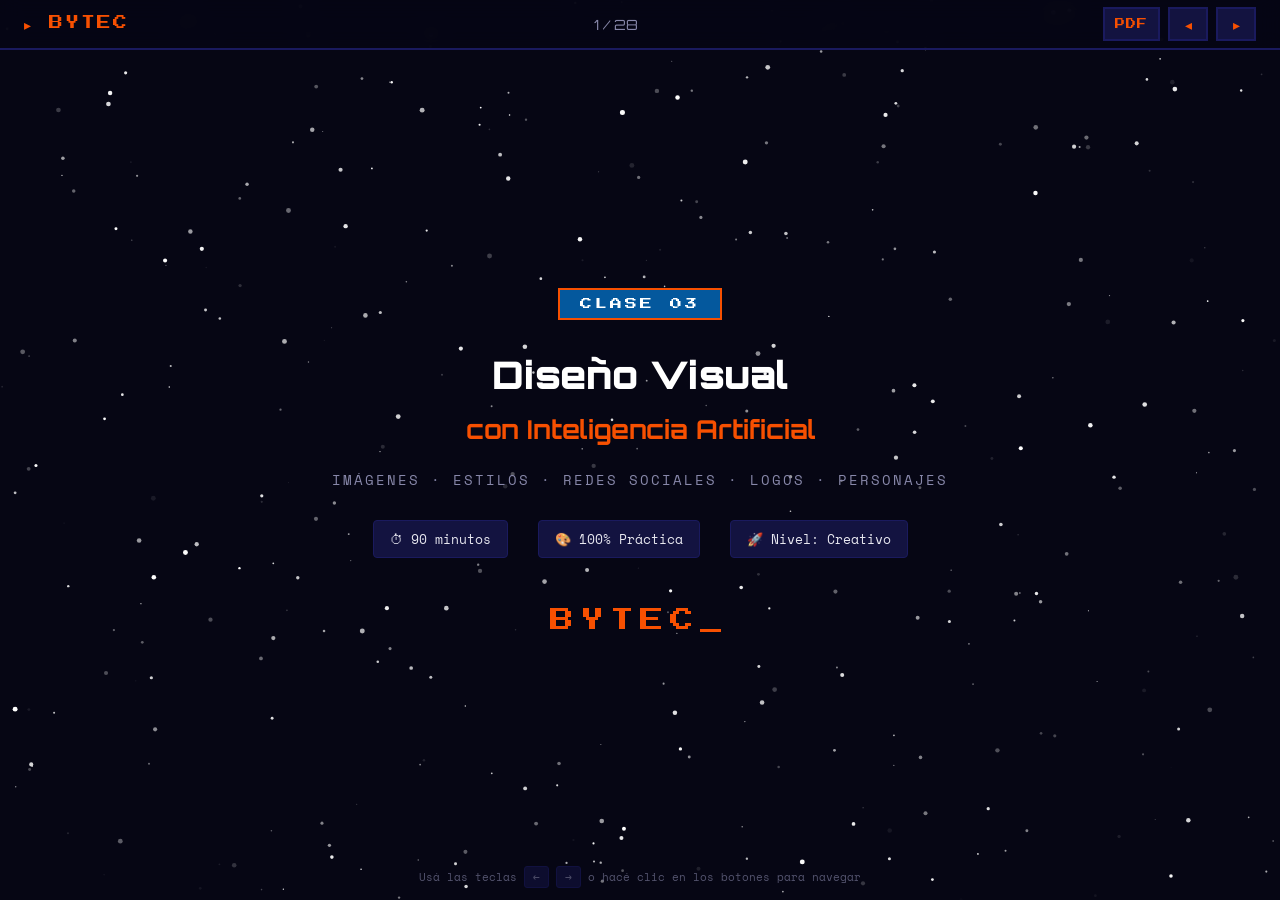
<file: clase-3/index.html>
<!DOCTYPE html>
<html lang="es">
<head>
    <meta charset="UTF-8">
    <meta name="viewport" content="width=device-width, initial-scale=1.0">
    <title>BYTEC | Clase 3: Diseño Visual con IA</title>
    <link rel="icon" type="image/png" href="../assets/favicon-96x96.png" sizes="96x96">
    <link rel="icon" type="image/svg+xml" href="../assets/favicon.svg">
    <link rel="shortcut icon" href="../assets/favicon.ico">
    <link rel="stylesheet" href="style.css">
    <link rel="preconnect" href="https://fonts.googleapis.com">
    <link href="https://fonts.googleapis.com/css2?family=Press+Start+2P&family=Space+Mono:wght@400;700&family=Orbitron:wght@400;700;900&display=swap" rel="stylesheet">
</head>
<body>

    <canvas id="stars"></canvas>

    <nav class="nav-bar">
        <a href="../index.html" class="nav-logo">▸ BYTEC</a>
        <span class="nav-progress" id="navProgress">1 / 28</span>
        <div class="nav-controls">
            <button class="nav-btn pdf-btn" onclick="downloadPDF()" title="Descargar como PDF" aria-label="Descargar PDF">PDF</button>
            <button class="nav-btn" id="prevBtn" onclick="changeSlide(-1)">◂</button>
            <button class="nav-btn" id="nextBtn" onclick="changeSlide(1)">▸</button>
        </div>
    </nav>

    <main class="slides-container" id="slidesContainer">

        <!-- ==================== SLIDE 1: PORTADA ==================== -->
        <section class="slide active" data-slide="0">
            <div class="slide-content slide-title-content">
                <div class="pixel-badge">CLASE 03</div>
                <h1 class="title-main">Diseño Visual<br><span class="title-accent">con Inteligencia Artificial</span></h1>
                <p class="title-sub">Imágenes · Estilos · Redes Sociales · Logos · Personajes</p>
                <div class="title-meta">
                    <span class="meta-item">⏱ 90 minutos</span>
                    <span class="meta-item">🎨 100% Práctica</span>
                    <span class="meta-item">🚀 Nivel: Creativo</span>
                </div>
                <div class="title-logo">BYTEC<span class="blink">_</span></div>
            </div>
        </section>

        <!-- ==================== SLIDE 2: OBJETIVO ==================== -->
        <section class="slide" data-slide="1">
            <div class="slide-content">
                <h2 class="slide-heading">🎯 Objetivo de Hoy</h2>
                <div class="objective-card">
                    <p class="objective-text">Aprender a <strong>generar imágenes con IA</strong> para cualquier necesidad: redes sociales, proyectos personales, fotos de perfil, logos y contenido visual. Dominar la <strong>anatomía de un prompt visual</strong> y la técnica de iteración.</p>
                </div>
                <div class="timeline">
                    <div class="timeline-item">
                        <span class="timeline-time">10 min</span>
                        <span class="timeline-label">¿Por qué diseño visual con IA?</span>
                    </div>
                    <div class="timeline-item">
                        <span class="timeline-time">10 min</span>
                        <span class="timeline-label">Herramientas y anatomía del prompt</span>
                    </div>
                    <div class="timeline-item active-timeline">
                        <span class="timeline-time">15 min</span>
                        <span class="timeline-label">Ejercicios: Calentamiento</span>
                    </div>
                    <div class="timeline-item">
                        <span class="timeline-time">10 min</span>
                        <span class="timeline-label">Estilos artísticos y redes sociales</span>
                    </div>
                    <div class="timeline-item active-timeline">
                        <span class="timeline-time">35 min</span>
                        <span class="timeline-label">Ejercicios prácticos guiados</span>
                    </div>
                    <div class="timeline-item">
                        <span class="timeline-time">10 min</span>
                        <span class="timeline-label">Tips pro + cierre</span>
                    </div>
                </div>
            </div>
        </section>

        <!-- ==================== SLIDE 3: ¿POR QUÉ DISEÑO VISUAL CON IA? ==================== -->
        <section class="slide" data-slide="2">
            <div class="slide-content">
                <h2 class="slide-heading">🖼️ ¿Por Qué Diseño Visual con IA?</h2>
                <p class="slide-text">No necesitás ser diseñador, fotógrafo ni tener Photoshop. Con un buen prompt, <strong>cualquier persona</strong> puede crear imágenes profesionales en segundos.</p>
                <div class="metaphor-box">
                    <div class="metaphor-item">
                        <div class="metaphor-icon">📱</div>
                        <h3>Redes Sociales</h3>
                        <p>Fotos de perfil, posts, historias y portadas <strong>sin necesidad de sesión fotográfica</strong>.</p>
                    </div>
                    <div class="metaphor-plus">+</div>
                    <div class="metaphor-item">
                        <div class="metaphor-icon">🎨</div>
                        <h3>Proyectos Personales</h3>
                        <p>Invitaciones, stickers, wallpapers, arte para imprimir, <strong>lo que imagines</strong>.</p>
                    </div>
                    <div class="metaphor-plus">+</div>
                    <div class="metaphor-item">
                        <div class="metaphor-icon">💡</div>
                        <h3>Ideas y Conceptos</h3>
                        <p>Visualizar cosas que solo existen en tu cabeza: <strong>de la idea a la imagen</strong>.</p>
                    </div>
                </div>
                <div class="highlight-box">
                    <p>⚡ <strong>Antes:</strong> Necesitabas un diseñador, un fotógrafo o días aprendiendo Photoshop. <strong>Ahora:</strong> Escribís un texto y tenés la imagen en 15 segundos. El superpoder es saber <em>qué escribir</em>.</p>
                </div>
            </div>
        </section>

        <!-- ==================== SLIDE 4: HERRAMIENTAS ==================== -->
        <section class="slide" data-slide="3">
            <div class="slide-content">
                <h2 class="slide-heading">🛠️ Herramientas de Generación de Imágenes</h2>
                <p class="slide-text">Hay varias herramientas, cada una con su <strong>estilo y ventajas</strong>. Hoy vamos a trabajar con las dos más accesibles:</p>
                <div class="tools-grid">
                    <div class="tool-card featured">
                        <span class="tool-emoji">🤖</span>
                        <h4>ChatGPT (DALL-E)</h4>
                        <div class="tool-tags">
                            <span class="tool-tag pro">Gratis (limitado)</span>
                            <span class="tool-tag pro">Conversacional</span>
                        </div>
                        <p>Podés pedirle cambios hablando: <em>"Sacale el fondo"</em>, <em>"Hacelo más oscuro"</em>. Ideal para <strong>iterar sin reescribir</strong>.</p>
                    </div>
                    <div class="tool-card featured">
                        <span class="tool-emoji">🍌</span>
                        <h4>Nano Banana</h4>
                        <div class="tool-tags">
                            <span class="tool-tag pro">Gratis</span>
                            <span class="tool-tag pro">Rápido</span>
                        </div>
                        <p>Generación rápida. Ideal para <strong>probar muchas ideas</strong> en poco tiempo. No tiene chat: editás el prompt y volvés a generar.</p>
                    </div>
                    <div class="tool-card">
                        <span class="tool-emoji">🎨</span>
                        <h4>Midjourney</h4>
                        <div class="tool-tags">
                            <span class="tool-tag">Pago</span>
                            <span class="tool-tag">Discord</span>
                        </div>
                        <p>Calidad artística superior. Funciona por Discord. Ideal para <strong>resultados ultra profesionales</strong>.</p>
                    </div>
                    <div class="tool-card">
                        <span class="tool-emoji">🖌️</span>
                        <h4>Ideogram / Leonardo</h4>
                        <div class="tool-tags">
                            <span class="tool-tag">Freemium</span>
                            <span class="tool-tag">Texto en imagen</span>
                        </div>
                        <p>Buenos con texto dentro de imágenes (logos, carteles). Leonardo tiene <strong>modelos especializados</strong>.</p>
                    </div>
                </div>
            </div>
        </section>

        <!-- ==================== SLIDE 5: ANATOMÍA DEL PROMPT VISUAL ==================== -->
        <section class="slide" data-slide="4">
            <div class="slide-content">
                <h2 class="slide-heading">🔬 Anatomía de un Prompt Visual</h2>
                <p class="slide-text">Un prompt visual tiene <strong>5 componentes clave</strong>. Mientras más completes, mejor será el resultado:</p>
                <div class="anatomy-visual">
                    <div class="anatomy-piece">
                        <span class="anatomy-num">1</span>
                        <h4>Sujeto</h4>
                        <p>¿Qué aparece en la imagen?</p>
                        <span class="anatomy-ex">"Un gato con anteojos"</span>
                    </div>
                    <div class="anatomy-connector">+</div>
                    <div class="anatomy-piece">
                        <span class="anatomy-num">2</span>
                        <h4>Estilo</h4>
                        <p>¿Cómo se ve?</p>
                        <span class="anatomy-ex">"Fotografía cinematográfica"</span>
                    </div>
                    <div class="anatomy-connector">+</div>
                    <div class="anatomy-piece">
                        <span class="anatomy-num">3</span>
                        <h4>Entorno</h4>
                        <p>¿Dónde está?</p>
                        <span class="anatomy-ex">"En una biblioteca antigua"</span>
                    </div>
                    <div class="anatomy-connector">+</div>
                    <div class="anatomy-piece">
                        <span class="anatomy-num">4</span>
                        <h4>Iluminación</h4>
                        <p>¿Qué luz tiene?</p>
                        <span class="anatomy-ex">"Luz suave de ventana"</span>
                    </div>
                    <div class="anatomy-connector">+</div>
                    <div class="anatomy-piece">
                        <span class="anatomy-num">5</span>
                        <h4>Atmósfera</h4>
                        <p>¿Qué se siente?</p>
                        <span class="anatomy-ex">"Acogedor y nostálgico"</span>
                    </div>
                </div>
                <div class="highlight-box">
                    <p>🎯 <strong>Regla simple:</strong> Sujeto solo = resultado genérico. Sujeto + Estilo + Entorno + Iluminación + Atmósfera = resultado profesional.</p>
                </div>
            </div>
        </section>

        <!-- ==================== SLIDE 6: BÁSICO VS DETALLADO ==================== -->
        <section class="slide" data-slide="5">
            <div class="slide-content">
                <h2 class="slide-heading">🔎 Prompt Básico vs Prompt Detallado</h2>
                <p class="slide-text">La diferencia entre una imagen mediocre y una increíble es <strong>la cantidad de detalle</strong> en tu instrucción:</p>
                <div class="comparison-box">
                    <div class="comparison-side">
                        <h3 class="comparison-title old">Prompt Básico ❌</h3>
                        <div class="code-block small">
<pre><code>"Genera una imagen de
un perro con sombrero"</code></pre>
                        </div>
                        <p style="margin-top: 12px; font-size: 13px;">Resultado: Un perro genérico, sombrero genérico, fondo blanco. Sin personalidad.</p>
                    </div>
                    <div class="comparison-arrow">vs</div>
                    <div class="comparison-side">
                        <h3 class="comparison-title new">Prompt Detallado ✅</h3>
                        <div class="code-block small">
<pre><code>"Fotografía profesional de
estilo cinemático de un
Golden Retriever usando un
sombrero de copa antiguo.
Sentado en un sillón de
terciopelo verde en una
biblioteca clásica. Luz suave
de ventana lateral. Ambiente
elegante y nostálgico."</code></pre>
                        </div>
                        <p style="margin-top: 12px; font-size: 13px;">Resultado: Una imagen con personalidad, composición y emoción.</p>
                    </div>
                </div>
            </div>
        </section>

        <!-- ==================== SLIDE 7: EJERCICIO CALENTAMIENTO 1 ==================== -->
        <section class="slide" data-slide="6">
            <div class="slide-content">
                <h2 class="slide-heading">💻 Ejercicio en Clase: Comparando Herramientas</h2>
                <div class="exercise-time-badge">⏱ 10 minutos</div>
                <p class="slide-text">Vamos a pedir <strong>exactamente lo mismo</strong> a dos herramientas distintas y comparar los resultados.</p>
                <div class="code-block">
<pre><code><strong>Prompt (copiá y pegá en ambas):</strong>

"Una foto realista de un perro astronauta caminando por
la superficie de Marte, estilo película de ciencia ficción,
alta definición."</code></pre>
                </div>
                <div class="step-cards" style="grid-template-columns: repeat(3, 1fr);">
                    <div class="step-card">
                        <span class="step-num">1</span>
                        <p>Pegá el prompt en <strong>ChatGPT</strong> y generá la imagen.</p>
                    </div>
                    <div class="step-card">
                        <span class="step-num">2</span>
                        <p>Pegá el mismo prompt en <strong>Nano Banana</strong> y generá.</p>
                    </div>
                    <div class="step-card">
                        <span class="step-num">3</span>
                        <p><strong>Compará:</strong> ¿Cuál te gustó más? ¿Qué diferencias ves?</p>
                    </div>
                </div>
                <div class="highlight-box">
                    <p>💡 <strong>Conclusión clave:</strong> Cada IA tiene su propio "estilo artístico". No hay una mejor que otra, depende de lo que necesites. Es como elegir entre Instagram y TikTok: diferentes herramientas para diferentes momentos.</p>
                </div>
            </div>
        </section>

        <!-- ==================== SLIDE 8: EJERCICIO CALENTAMIENTO 2 ==================== -->
        <section class="slide" data-slide="7">
            <div class="slide-content">
                <h2 class="slide-heading">💻 Ejercicio en Clase: Describir e Iterar</h2>
                <div class="exercise-time-badge">⏱ 15 minutos</div>
                <p class="slide-text">La magia de la IA visual no es solo generar: es <strong>corregir sin empezar de cero</strong>.</p>
                <div class="step-cards" style="grid-template-columns: repeat(3, 1fr);">
                    <div class="step-card">
                        <span class="step-num">1</span>
                        <h4 style="color: var(--orange); font-family: 'Orbitron', sans-serif; font-size: 12px; margin-bottom: 6px;">EL ERROR</h4>
                        <p>Abrí ChatGPT y pedí: <em>"Genera una imagen de un perro con sombrero"</em>. Mirá lo genérico que sale.</p>
                    </div>
                    <div class="step-card">
                        <span class="step-num">2</span>
                        <h4 style="color: var(--orange); font-family: 'Orbitron', sans-serif; font-size: 12px; margin-bottom: 6px;">EL DETALLE</h4>
                        <p>Ahora pedí la versión completa del Golden Retriever con los 5 componentes. Mirá la diferencia.</p>
                    </div>
                    <div class="step-card">
                        <span class="step-num">3</span>
                        <h4 style="color: var(--orange); font-family: 'Orbitron', sans-serif; font-size: 12px; margin-bottom: 6px;">LA ITERACIÓN</h4>
                        <p>Sin empezar de cero, decile: <em>"Me gusta, pero cambiá el sombrero de copa por una boina francesa roja"</em>.</p>
                    </div>
                </div>
                <div class="info-cards">
                    <div class="info-card">
                        <h4>En ChatGPT (conversacional)</h4>
                        <p>Podés decir: <em>"Sacale el fondo"</em>, <em>"Hacelo más oscuro"</em>, <em>"Ponele un cielo estrellado"</em>. La IA <strong>mantiene todo lo demás</strong> y solo cambia lo que pediste.</p>
                    </div>
                    <div class="info-card">
                        <h4>En Nano Banana (por prompt)</h4>
                        <p>Tenés que <strong>editar el texto del prompt</strong> directamente: borrá "sombrero de copa" y escribí "boina francesa roja". Luego volvé a generar.</p>
                    </div>
                </div>
            </div>
        </section>

        <!-- ==================== SLIDE 9: ESTILOS ARTÍSTICOS ==================== -->
        <section class="slide" data-slide="8">
            <div class="slide-content">
                <h2 class="slide-heading">🎭 Estilos Artísticos: Tu Paleta de Filtros</h2>
                <p class="slide-text">El estilo es la <strong>palabra mágica</strong> que transforma todo. La misma idea puede verse totalmente distinta cambiando una sola palabra:</p>
                <div class="styles-grid">
                    <div class="style-card">
                        <span class="style-emoji">📷</span>
                        <h4>Fotografía Cinematográfica</h4>
                        <p>"cinematic photography, dramatic lighting"</p>
                    </div>
                    <div class="style-card">
                        <span class="style-emoji">🌊</span>
                        <h4>Acuarela</h4>
                        <p>"watercolor painting, soft and delicate"</p>
                    </div>
                    <div class="style-card">
                        <span class="style-emoji">🌃</span>
                        <h4>Cyberpunk</h4>
                        <p>"cyberpunk style, neon lights, futuristic"</p>
                    </div>
                    <div class="style-card">
                        <span class="style-emoji">💥</span>
                        <h4>Pop Art</h4>
                        <p>"pop art, bold colors, comic style"</p>
                    </div>
                    <div class="style-card">
                        <span class="style-emoji">✏️</span>
                        <h4>Dibujo a Lápiz</h4>
                        <p>"pencil sketch, hand-drawn, detailed"</p>
                    </div>
                    <div class="style-card">
                        <span class="style-emoji">🎮</span>
                        <h4>Pixel Art</h4>
                        <p>"pixel art, retro 8-bit, videogame"</p>
                    </div>
                    <div class="style-card">
                        <span class="style-emoji">🧸</span>
                        <h4>3D Pixar/Disney</h4>
                        <p>"3D render, Pixar animation style"</p>
                    </div>
                    <div class="style-card">
                        <span class="style-emoji">🖼️</span>
                        <h4>Flat Design / Vector</h4>
                        <p>"flat design, minimalist, clean vector"</p>
                    </div>
                </div>
            </div>
        </section>

        <!-- ==================== SLIDE 10: EJERCICIO CAMALEÓN ==================== -->
        <section class="slide" data-slide="9">
            <div class="slide-content">
                <h2 class="slide-heading">💻 Ejercicio en Clase: El Camaleón (3 Estilos, 1 Idea)</h2>
                <div class="exercise-time-badge">⏱ 10 minutos</div>
                <p class="slide-text">Vamos a ver cómo la <strong>misma idea</strong> cambia completamente según el estilo. Elegí algo que te guste (tu mascota, un paisaje, un objeto) y generalo 3 veces.</p>
                <div class="code-block">
<pre><code><strong>Prompt base (completá con tu idea):</strong>

"[TU SUJETO, ej: un gato durmiendo sobre una pila de libros].
Estilo: [CAMBIAR EN CADA VERSIÓN]. Alta calidad."</code></pre>
                </div>
                <div class="step-cards" style="grid-template-columns: repeat(3, 1fr);">
                    <div class="step-card">
                        <span class="step-num">🌃</span>
                        <h4 style="color: var(--orange); font-family: 'Orbitron', sans-serif; font-size: 12px; margin-bottom: 6px;">VERSIÓN 1</h4>
                        <p>Estilo <strong>Cyberpunk</strong>: luces de neón, futurista, colores eléctricos.</p>
                    </div>
                    <div class="step-card">
                        <span class="step-num">🌊</span>
                        <h4 style="color: var(--orange); font-family: 'Orbitron', sans-serif; font-size: 12px; margin-bottom: 6px;">VERSIÓN 2</h4>
                        <p>Estilo <strong>Acuarela</strong>: suave, artístico, delicado, colores pastel.</p>
                    </div>
                    <div class="step-card">
                        <span class="step-num">💥</span>
                        <h4 style="color: var(--orange); font-family: 'Orbitron', sans-serif; font-size: 12px; margin-bottom: 6px;">VERSIÓN 3</h4>
                        <p>Estilo <strong>Pop Art</strong>: colores planos y vibrantes, tipo cómic, llamativo.</p>
                    </div>
                </div>
                <div class="highlight-box">
                    <p>🎯 <strong>Pregunta para el grupo:</strong> ¿Cuál de las 3 versiones elegirias para un post de Instagram? ¿Y para un fondo de pantalla? ¿Y para una invitación? El estilo lo cambia todo.</p>
                </div>
            </div>
        </section>

        <!-- ==================== SLIDE 11: IMÁGENES PARA REDES SOCIALES ==================== -->
        <section class="slide" data-slide="10">
            <div class="slide-content">
                <h2 class="slide-heading">📱 Imágenes para Redes Sociales</h2>
                <p class="slide-text">La IA es tu <strong>diseñador gráfico personal</strong> para redes. Podés generar contenido visual para cualquier plataforma sin saber diseño:</p>
                <div class="social-grid">
                    <div class="social-card">
                        <span class="social-icon">📸</span>
                        <h4>Posts de Instagram</h4>
                        <ul>
                            <li>Fotos estéticas para tu feed</li>
                            <li>Imágenes de fondo para quotes</li>
                            <li>Ilustraciones temáticas</li>
                        </ul>
                        <span class="social-ratio">1:1 o 4:5</span>
                    </div>
                    <div class="social-card">
                        <span class="social-icon">📖</span>
                        <h4>Stories / Reels</h4>
                        <ul>
                            <li>Fondos con espacio para texto</li>
                            <li>Portadas de highlights</li>
                            <li>Imágenes de transición</li>
                        </ul>
                        <span class="social-ratio">9:16</span>
                    </div>
                    <div class="social-card">
                        <span class="social-icon">🎵</span>
                        <h4>TikTok / YouTube</h4>
                        <ul>
                            <li>Thumbnails llamativos</li>
                            <li>Portadas de videos</li>
                            <li>Fondos para pantalla verde</li>
                        </ul>
                        <span class="social-ratio">16:9 / 9:16</span>
                    </div>
                    <div class="social-card">
                        <span class="social-icon">👤</span>
                        <h4>Foto de Perfil</h4>
                        <ul>
                            <li>Avatares personalizados</li>
                            <li>Versiones cartoon de vos</li>
                            <li>Logos personales</li>
                        </ul>
                        <span class="social-ratio">1:1</span>
                    </div>
                </div>
                <div class="highlight-box">
                    <p>💡 <strong>Tip:</strong> Podés pedir tamaños específicos en el prompt. Ej: <em>"formato vertical 9:16 para Instagram Stories"</em> o <em>"formato cuadrado 1:1 para post de Instagram"</em>.</p>
                </div>
            </div>
        </section>

        <!-- ==================== SLIDE 12: EJEMPLOS REDES ==================== -->
        <section class="slide" data-slide="11">
            <div class="slide-content">
                <h2 class="slide-heading">📝 Prompts Listos para Redes Sociales</h2>
                <p class="slide-text">Copiá, personalizá y usá estos prompts para generar contenido visual hoy:</p>
                <div class="prompt-gallery">
                    <div class="prompt-example">
                        <h4>📸 Post Estético para Feed</h4>
                        <div class="code-block small">
<pre><code>"Fotografía minimalista de un café latte
con arte en la espuma, sobre una mesa de
mármol blanco. Planta pequeña de fondo.
Luz natural suave. Estilo Instagram
aesthetic. Formato cuadrado 1:1."</code></pre>
                        </div>
                    </div>
                    <div class="prompt-example">
                        <h4>💬 Fondo para Quote / Frase</h4>
                        <div class="code-block small">
<pre><code>"Imagen de fondo abstracto con tonos
pastel (rosa, lila, celeste). Textura suave
tipo nube o degradado. Estilo minimalista.
Mucho espacio vacío en el centro para
agregar texto después. Formato 4:5."</code></pre>
                        </div>
                    </div>
                    <div class="prompt-example">
                        <h4>🎬 Thumbnail para YouTube/TikTok</h4>
                        <div class="code-block small">
<pre><code>"Imagen llamativa estilo thumbnail de
YouTube. Fondo de colores vibrantes con
efecto de explosión. Espacio vacío a la
derecha para poner texto grande. Estilo
energético y dinámico. Formato 16:9."</code></pre>
                        </div>
                    </div>
                </div>
            </div>
        </section>

        <!-- ==================== SLIDE 13: EJERCICIO POST PERFECTO ==================== -->
        <section class="slide" data-slide="12">
            <div class="slide-content">
                <h2 class="slide-heading">💻 Ejercicio en Clase: Tu Post Perfecto</h2>
                <div class="exercise-time-badge">⏱ 10 minutos</div>
                <p class="slide-text">Vamos a crear una imagen para publicar en tus redes <strong>hoy</strong>. Elegí qué tipo de contenido querés:</p>
                <div class="practice-checklist">
                    <div class="check-item">📸 <strong>Opción A:</strong> Una foto estética de algo que te guste (comida, paisaje, outfit, mascota)</div>
                    <div class="check-item">💬 <strong>Opción B:</strong> Un fondo bonito para poner una frase motivacional o graciosa</div>
                    <div class="check-item">👤 <strong>Opción C:</strong> Un avatar o versión cartoon de vos mismo</div>
                    <div class="check-item">🎨 <strong>Opción D:</strong> Una ilustración creativa sobre un tema que te apasione</div>
                </div>
                <div class="code-block">
<pre><code><strong>Template base (completá los [CAMPOS]):</strong>

"Genera una imagen para Instagram. Sujeto: [QUÉ APARECE].
Estilo: [TIPO: fotografía, ilustración, 3D, acuarela].
Ambiente: [DÓNDE / QUÉ SENSACIÓN]. Colores: [PALETA].
Iluminación: [TIPO DE LUZ]. Formato: [1:1 / 4:5 / 9:16]."</code></pre>
                </div>
                <div class="highlight-box">
                    <p>🔄 <strong>Iterá:</strong> Si no sale perfecto a la primera, corregí: "Me gusta pero hacelo con tonos más cálidos" o "Sacá el objeto del fondo". La iteración es la clave.</p>
                </div>
            </div>
        </section>

        <!-- ==================== SLIDE 14: ESPACIO NEGATIVO ==================== -->
        <section class="slide" data-slide="13">
            <div class="slide-content">
                <h2 class="slide-heading">🫧 El Truco del Espacio Negativo</h2>
                <p class="slide-text">A veces la IA llena todo de detalles y <strong>no deja lugar para escribir texto</strong>. Este truco es esencial para stories y posts con texto:</p>
                <div class="code-block">
<pre><code><strong>Prompt para fondos con espacio para texto:</strong>

"Una imagen de fondo para Instagram Stories con estética
minimalista. Tema: [TU TEMÁTICA, ej: flores silvestres /
atardecer en la playa / texturas de café y granos].

Importante: Dejá un amplio espacio vacío (espacio negativo)
en el centro y arriba, con un color de fondo suave, para que
yo pueda agregar texto después. Los objetos deben estar solo
en los bordes inferiores."</code></pre>
                </div>
                <div class="two-col">
                    <div class="col">
                        <h3>Sin espacio negativo ❌</h3>
                        <p class="slide-text">La imagen está llena de detalles. Si le ponés texto encima, no se lee. Inusable para stories.</p>
                    </div>
                    <div class="col">
                        <h3>Con espacio negativo ✅</h3>
                        <p class="slide-text">Los elementos están en los bordes. El centro queda limpio para tu frase, encuesta o sticker.</p>
                    </div>
                </div>
            </div>
        </section>

        <!-- ==================== SLIDE 15: EJERCICIO FONDOS STORIES ==================== -->
        <section class="slide" data-slide="14">
            <div class="slide-content">
                <h2 class="slide-heading">💻 Ejercicio en Clase: Fondos para Stories</h2>
                <div class="exercise-time-badge">⏱ 10 minutos</div>
                <p class="slide-text">Creá <strong>3 fondos distintos</strong> para tus historias de Instagram. Pensá en temas que solés compartir:</p>
                <div class="step-cards" style="grid-template-columns: repeat(3, 1fr);">
                    <div class="step-card">
                        <span class="step-num">1</span>
                        <h4 style="color: var(--orange); font-family: 'Orbitron', sans-serif; font-size: 12px; margin-bottom: 6px;">FONDO MOTIVACIONAL</h4>
                        <p>Colores cálidos, texturas suaves, espacio para una <strong>frase inspiradora</strong>.</p>
                    </div>
                    <div class="step-card">
                        <span class="step-num">2</span>
                        <h4 style="color: var(--orange); font-family: 'Orbitron', sans-serif; font-size: 12px; margin-bottom: 6px;">FONDO DIVERTIDO</h4>
                        <p>Colores vibrantes, elementos juguetones, espacio para una <strong>encuesta o pregunta</strong>.</p>
                    </div>
                    <div class="step-card">
                        <span class="step-num">3</span>
                        <h4 style="color: var(--orange); font-family: 'Orbitron', sans-serif; font-size: 12px; margin-bottom: 6px;">FONDO ELEGANTE</h4>
                        <p>Tonos oscuros o neutros, minimalista, espacio para <strong>anunciar algo importante</strong>.</p>
                    </div>
                </div>
                <div class="highlight-box">
                    <p>🎯 <strong>Desafío:</strong> Usá las palabras clave <em>"espacio negativo"</em>, <em>"formato vertical 9:16"</em> y <em>"los objetos solo en los bordes"</em> en tus prompts. Eso le dice a la IA exactamente lo que necesitás.</p>
                </div>
            </div>
        </section>

        <!-- ==================== SLIDE 16: LOGOS CON IA ==================== -->
        <section class="slide" data-slide="15">
            <div class="slide-content">
                <h2 class="slide-heading">✨ Logos e Isotipos con IA</h2>
                <p class="slide-text">La IA puede generar <strong>isotipos y emblemas</strong> como punto de partida. No reemplaza a un diseñador profesional, pero es genial para <strong>explorar ideas</strong>:</p>
                <div class="code-block">
<pre><code><strong>Prompt para logos:</strong>

"Un diseño de logotipo minimalista y vectorial plano
(flat design). El símbolo es [TU IDEA: ej: un colibrí
geométrico / una montaña con un sol / unas auriculares
con alas]. Colores: [COLOR 1] y [COLOR 2] sobre fondo
blanco sólido. Estilo: Moderno, limpio, sin sombras
complejas."</code></pre>
                </div>
                <div class="info-cards">
                    <div class="info-card">
                        <h4>Tips para mejores logos</h4>
                        <ul>
                            <li>Usá palabras: <em>"vector", "flat", "clean lines"</em></li>
                            <li>Pedí <strong>fondo blanco sólido</strong> siempre</li>
                            <li>Evitá pedir texto (la IA escribe mal)</li>
                            <li>Agregá <em>"4k"</em> para más definición</li>
                        </ul>
                    </div>
                    <div class="info-card">
                        <h4>Ideas para tu logo personal</h4>
                        <ul>
                            <li>Tus iniciales en diseño geométrico</li>
                            <li>Un animal que te represente</li>
                            <li>Un objeto de tu hobby favorito</li>
                            <li>Un símbolo abstracto con tus colores</li>
                        </ul>
                    </div>
                </div>
            </div>
        </section>

        <!-- ==================== SLIDE 17: EJERCICIO LOGO ==================== -->
        <section class="slide" data-slide="16">
            <div class="slide-content">
                <h2 class="slide-heading">💻 Ejercicio en Clase: Tu Logo Personal</h2>
                <div class="exercise-time-badge">⏱ 10 minutos</div>
                <p class="slide-text">Todos tenemos una "marca personal" en redes. Creá un <strong>ícono o símbolo</strong> que te represente:</p>
                <div class="practice-checklist">
                    <div class="check-item">🤔 <strong>Paso 1:</strong> Pensá en algo que te identifique: un animal, un instrumento, un deporte, una comida, un hobby.</div>
                    <div class="check-item">🎨 <strong>Paso 2:</strong> Elegí 2 colores que te gusten para el diseño.</div>
                    <div class="check-item">✍️ <strong>Paso 3:</strong> Armá el prompt usando el template de logos y agregá <em>"minimalist", "vector", "clean"</em>.</div>
                    <div class="check-item">🔄 <strong>Paso 4:</strong> Si no te convence, iterá: <em>"Hacelo más simple"</em>, <em>"Cambiá el color a azul"</em>, <em>"Hacelo más geométrico"</em>.</div>
                </div>
                <div class="highlight-box">
                    <p>💡 <strong>Bonus:</strong> Una vez que tengas tu logo, usalo como <strong>foto de perfil</strong> en alguna red. Si estás en ChatGPT, pedile que le ponga fondo transparente o que lo adapte a un círculo.</p>
                </div>
            </div>
        </section>

        <!-- ==================== SLIDE 18: PERSONAJES Y MASCOTAS ==================== -->
        <section class="slide" data-slide="17">
            <div class="slide-content">
                <h2 class="slide-heading">🧸 Personajes y Avatares (Estilo Pixar)</h2>
                <p class="slide-text">Crear un personaje 3D al estilo Pixar/Disney es una de las <strong>cosas más divertidas</strong> que podés hacer con IA. Sirve para avatares, stickers o simplemente para divertirte:</p>
                <div class="code-block">
<pre><code><strong>Prompt para personaje 3D:</strong>

"Genera un personaje en 3D estilo película de animación
de Pixar/Disney. El personaje es [DESCRIPCIÓN: ej: un
chico con pelo rizado y anteojos / una abuela con delantal
de cocina / un gato con capa de superhéroe]. Es simpático
y expresivo. Guiñando un ojo y haciendo el gesto de 'OK'
con la mano. Fondo limpio y desenfocado."</code></pre>
                </div>
                <div class="two-col">
                    <div class="col">
                        <h3>Ideas para tu avatar</h3>
                        <ul class="styled-list">
                            <li>Vos mismo en versión Pixar</li>
                            <li>Tu mascota como personaje animado</li>
                            <li>Un personaje con tu profesión u hobby</li>
                            <li>Tu familia en modo Disney</li>
                        </ul>
                    </div>
                    <div class="col">
                        <h3>Usos en redes</h3>
                        <ul class="styled-list">
                            <li>Foto de perfil original</li>
                            <li>Stickers personalizados para stories</li>
                            <li>Posts divertidos y únicos</li>
                            <li>Regalos digitales para amigos</li>
                        </ul>
                    </div>
                </div>
            </div>
        </section>

        <!-- ==================== SLIDE 19: EJERCICIO AVATAR ==================== -->
        <section class="slide" data-slide="18">
            <div class="slide-content">
                <h2 class="slide-heading">💻 Ejercicio en Clase: Tu Avatar Pixar</h2>
                <div class="exercise-time-badge">⏱ 10 minutos</div>
                <p class="slide-text">Creá tu <strong>versión animada</strong> al estilo película de Pixar. Describite o describí a alguien que quieras:</p>
                <div class="code-block">
<pre><code><strong>Template (completá con tu descripción):</strong>

"Genera un personaje en 3D estilo Pixar/Disney basado en
esta descripción: [GÉNERO, EDAD APROX, PELO, RASGOS: ej:
una chica de 25 años con pelo largo ondulado, ojos grandes,
sonrisa amplia]. Lleva [ROPA: ej: una remera con el logo
de una banda / un buzo oversize / uniforme de chef].
Expresión: [EMOCIÓN: ej: sonriendo, guiñando un ojo].
Fondo: [COLOR SÓLIDO O AMBIENTE]. Alta calidad."</code></pre>
                </div>
                <div class="info-cards">
                    <div class="info-card">
                        <h4>Si no se parece...</h4>
                        <p>Iterá con detalles: <em>"El pelo es más oscuro"</em>, <em>"Tiene barba corta"</em>, <em>"Los ojos son más grandes"</em>. Cada detalle extra acerca el resultado.</p>
                    </div>
                    <div class="info-card">
                        <h4>Desafío grupal</h4>
                        <p>Compartí tu avatar con el grupo. <strong>¿Se reconocen entre ustedes?</strong> El que más se parezca gana el título de "Prompt Artist".</p>
                    </div>
                </div>
            </div>
        </section>

        <!-- ==================== SLIDE 20: CAMPAÑA FESTIVA ==================== -->
        <section class="slide" data-slide="19">
            <div class="slide-content">
                <h2 class="slide-heading">🎄 Adaptación Temática (Fechas Especiales)</h2>
                <p class="slide-text">¿Querés contenido para Navidad, Halloween, San Valentín o el Día del Amigo? <strong>No necesitás hacer una sesión de fotos nueva</strong>. La IA adapta cualquier imagen a cualquier fecha:</p>
                <div class="code-block">
<pre><code><strong>Prompt para contenido festivo:</strong>

"Genera una imagen para Instagram con temática de
[FECHA: Navidad / Halloween / Primavera / San Valentín].
Sujeto: [LO QUE QUIERAS MOSTRAR]. Incluí elementos
decorativos de la fecha como [DETALLES: luces navideñas /
calabazas / flores / corazones] pero que no tapen al sujeto
principal. Iluminación mágica y cálida. Formato 1:1."</code></pre>
                </div>
                <div class="step-cards" style="grid-template-columns: repeat(2, 1fr);">
                    <div class="step-card">
                        <span class="step-num">💡</span>
                        <h4 style="color: var(--orange); font-family: 'Orbitron', sans-serif; font-size: 12px; margin-bottom: 6px;">EN CHATGPT</h4>
                        <p>Si sale muy cargado, decile: <em>"Está muy llena de cosas. Quitá los adornos del fondo y dejá solo las luces suaves."</em></p>
                    </div>
                    <div class="step-card">
                        <span class="step-num">💡</span>
                        <h4 style="color: var(--orange); font-family: 'Orbitron', sans-serif; font-size: 12px; margin-bottom: 6px;">EN NANO BANANA</h4>
                        <p>Editá el prompt: borrá los elementos que sobran y regenerá. Agregá <em>"minimalist"</em> si querés algo más limpio.</p>
                    </div>
                </div>
            </div>
        </section>

        <!-- ==================== SLIDE 21: EJERCICIO CAMPAÑA ==================== -->
        <section class="slide" data-slide="20">
            <div class="slide-content">
                <h2 class="slide-heading">💻 Ejercicio en Clase: Campaña Temática</h2>
                <div class="exercise-time-badge">⏱ 10 minutos</div>
                <p class="slide-text">Elegí una fecha especial (o inventá una) y creá una imagen temática para publicar:</p>
                <div class="practice-checklist">
                    <div class="check-item">🎄 <strong>Opción A:</strong> Navidad — Tu mascota, tu comida favorita o un paisaje con temática navideña.</div>
                    <div class="check-item">🎃 <strong>Opción B:</strong> Halloween — Una versión terrorífica/graciosa de algo cotidiano.</div>
                    <div class="check-item">💕 <strong>Opción C:</strong> San Valentín — Una imagen romántica o de amistad para compartir.</div>
                    <div class="check-item">☀️ <strong>Opción D:</strong> Verano — Vibes de playa, pileta, vacaciones, helado.</div>
                </div>
                <div class="highlight-box">
                    <p>🔄 <strong>Desafío extra:</strong> Generá la <strong>misma escena</strong> en dos fechas distintas (ej: tu mascota en Navidad vs Halloween). Mirá cómo el contexto temático transforma completamente la imagen.</p>
                </div>
            </div>
        </section>

        <!-- ==================== SLIDE 22: VISUALIZANDO LO INVISIBLE ==================== -->
        <section class="slide" data-slide="21">
            <div class="slide-content">
                <h2 class="slide-heading">🌀 Visualizando lo Invisible</h2>
                <p class="slide-text">¿Cómo mostrás algo que <strong>no se puede tocar</strong>? Ideas, emociones, conceptos abstractos... La IA puede convertir metáforas en imágenes:</p>
                <div class="code-block">
<pre><code><strong>Prompt para conceptos abstractos:</strong>

"Actúa como un director creativo. Quiero una imagen
conceptual que represente [CONCEPTO: ej: la libertad /
la creatividad / la ansiedad / la música].

Ejemplo visual: [METÁFORA: ej: una persona soltando
mariposas desde sus manos / un cerebro hecho de engranajes
de colores / una jaula abierta con pájaros volando].

Estilo: Fotografía artística, inspiradora, luz brillante."</code></pre>
                </div>
                <div class="info-cards">
                    <div class="info-card">
                        <h4>Ideas de conceptos para visualizar</h4>
                        <ul>
                            <li><strong>Libertad:</strong> cadenas rotas, pájaro volando, horizonte infinito</li>
                            <li><strong>Creatividad:</strong> explosión de colores, cerebro con flores</li>
                            <li><strong>Nostalgia:</strong> foto antigua, atardecer, objetos vintage</li>
                            <li><strong>Caos:</strong> tormenta de papeles, cables enredados</li>
                        </ul>
                    </div>
                    <div class="info-card">
                        <h4>¿Para qué sirve?</h4>
                        <ul>
                            <li>Posts reflexivos o filosóficos</li>
                            <li>Portadas de playlists</li>
                            <li>Ilustraciones para un blog o ensayo</li>
                            <li>Fondos de pantalla con significado</li>
                        </ul>
                    </div>
                </div>
            </div>
        </section>

        <!-- ==================== SLIDE 23: EJERCICIO METÁFORA VISUAL ==================== -->
        <section class="slide" data-slide="22">
            <div class="slide-content">
                <h2 class="slide-heading">💻 Ejercicio en Clase: Metáfora Visual</h2>
                <div class="exercise-time-badge">⏱ 10 minutos</div>
                <p class="slide-text">Elegí una <strong>emoción o concepto abstracto</strong> y convertilo en una imagen usando metáforas visuales:</p>
                <div class="step-cards" style="grid-template-columns: repeat(4, 1fr);">
                    <div class="step-card">
                        <span class="step-num">1</span>
                        <p>Elegí el concepto: <strong>paz, caos, amor, soledad, éxito, miedo, esperanza...</strong></p>
                    </div>
                    <div class="step-card">
                        <span class="step-num">2</span>
                        <p>Pensá una <strong>metáfora visual</strong>: ¿qué imagen te viene a la mente?</p>
                    </div>
                    <div class="step-card">
                        <span class="step-num">3</span>
                        <p>Armá el prompt con <strong>sujeto, estilo, iluminación y atmósfera</strong>.</p>
                    </div>
                    <div class="step-card">
                        <span class="step-num">4</span>
                        <p>Generá e iterá hasta que <strong>transmita lo que sentís</strong>.</p>
                    </div>
                </div>
                <div class="highlight-box">
                    <p>🎯 <strong>Compartir:</strong> Mostrá tu imagen al grupo <strong>sin decir el concepto</strong>. Que los demás adivinen qué emoción quisiste transmitir. Si aciertan, tu prompt fue efectivo.</p>
                </div>
            </div>
        </section>

        <!-- ==================== SLIDE 24: TIPS PRO ITERACIÓN ==================== -->
        <section class="slide" data-slide="23">
            <div class="slide-content">
                <h2 class="slide-heading">⚡ Tips Pro: Iteración y Corrección</h2>
                <p class="slide-text">La primera imagen casi nunca es la final. El <strong>80% del resultado</strong> está en saber corregir:</p>
                <div class="tips-grid">
                    <div class="tip-card">
                        <span class="tip-icon">🎯</span>
                        <h4>Sé específico al corregir</h4>
                        <p>En vez de <em>"no me gusta"</em>, decí <em>"el fondo es muy oscuro, hacelo con tonos pastel"</em>. Cuanto más preciso, mejor.</p>
                    </div>
                    <div class="tip-card">
                        <span class="tip-icon">➕</span>
                        <h4>Sumá, no reemplaces</h4>
                        <p><em>"Agregale una taza de café al lado"</em> es mejor que reescribir todo el prompt desde cero.</p>
                    </div>
                    <div class="tip-card">
                        <span class="tip-icon">🔑</span>
                        <h4>Palabras clave mágicas</h4>
                        <p><em>"4K"</em>, <em>"alta resolución"</em>, <em>"profesional"</em>, <em>"detallado"</em> mejoran la calidad al instante.</p>
                    </div>
                    <div class="tip-card">
                        <span class="tip-icon">🚫</span>
                        <h4>Usá negativas</h4>
                        <p><em>"Sin texto"</em>, <em>"sin marcas de agua"</em>, <em>"sin personas"</em>. Decile lo que NO querés también.</p>
                    </div>
                    <div class="tip-card">
                        <span class="tip-icon">🌐</span>
                        <h4>Probá en inglés</h4>
                        <p>Los modelos suelen generar mejores resultados con prompts en inglés. Probá ambos idiomas.</p>
                    </div>
                    <div class="tip-card">
                        <span class="tip-icon">🔄</span>
                        <h4>Regenerá varias veces</h4>
                        <p>El mismo prompt puede dar resultados distintos. Si la primera no te gusta, regenerá sin cambiar nada.</p>
                    </div>
                </div>
            </div>
        </section>

        <!-- ==================== SLIDE 25: ERRORES COMUNES ==================== -->
        <section class="slide" data-slide="24">
            <div class="slide-content">
                <h2 class="slide-heading">🚨 Errores Comunes y Cómo Evitarlos</h2>
                <p class="slide-text">Estos son los errores que <strong>todos cometemos al principio</strong> y cómo solucionarlos:</p>
                <div class="errors-grid">
                    <div class="error-card">
                        <div class="error-bad">❌ "Haceme una imagen bonita"</div>
                        <div class="error-good">✅ Describí qué, cómo, dónde y con qué luz</div>
                    </div>
                    <div class="error-card">
                        <div class="error-bad">❌ Pedir texto dentro de la imagen</div>
                        <div class="error-good">✅ La IA escribe mal. Generá la imagen sin texto y agregá letras después en Canva o Instagram</div>
                    </div>
                    <div class="error-card">
                        <div class="error-bad">❌ Reescribir todo si algo sale mal</div>
                        <div class="error-good">✅ Iterá: "Me gusta, pero cambiá [ESTO]"</div>
                    </div>
                    <div class="error-card">
                        <div class="error-bad">❌ Pedir demasiadas cosas en una imagen</div>
                        <div class="error-good">✅ Menos es más. Una idea principal, pocos elementos</div>
                    </div>
                    <div class="error-card">
                        <div class="error-bad">❌ Aceptar la primera imagen que sale</div>
                        <div class="error-good">✅ Siempre generá 2-3 versiones y elegí la mejor</div>
                    </div>
                    <div class="error-card">
                        <div class="error-bad">❌ No especificar el formato/tamaño</div>
                        <div class="error-good">✅ Indicá "cuadrado 1:1" o "vertical 9:16" según la plataforma</div>
                    </div>
                </div>
            </div>
        </section>

        <!-- ==================== SLIDE 26: EJERCICIO LIBRE CREATIVO ==================== -->
        <section class="slide" data-slide="25">
            <div class="slide-content">
                <h2 class="slide-heading">💻 Ejercicio Libre: Desafío Creativo</h2>
                <div class="exercise-time-badge">⏱ 15 minutos</div>
                <p class="slide-text">Ahora que dominás las técnicas, es hora de <strong>crear sin restricciones</strong>. Elegí uno de estos desafíos:</p>
                <div class="exercises-list">
                    <div class="exercise-card">
                        <span class="exercise-num">01</span>
                        <div>
                            <h4>La Portada de Álbum</h4>
                            <p>Creá la portada de un álbum de música inventado. Elegí género, nombre del artista y estilo visual.</p>
                        </div>
                        <span class="difficulty easy">Fácil</span>
                    </div>
                    <div class="exercise-card">
                        <span class="exercise-num">02</span>
                        <div>
                            <h4>Tu Habitación Soñada</h4>
                            <p>Diseñá tu habitación ideal: decoración, colores, muebles. Estilo: fotografía de revista de interiorismo.</p>
                        </div>
                        <span class="difficulty easy">Fácil</span>
                    </div>
                    <div class="exercise-card">
                        <span class="exercise-num">03</span>
                        <div>
                            <h4>Poster de Película</h4>
                            <p>Creá el poster de una película que no existe. Definí género, protagonista y estilo visual.</p>
                        </div>
                        <span class="difficulty medium">Medio</span>
                    </div>
                    <div class="exercise-card">
                        <span class="exercise-num">04</span>
                        <div>
                            <h4>Receta Imposible</h4>
                            <p>Generá la foto de un plato de comida que no existe pero se vea delicioso. Ej: "sushi de chocolate con wasabi de frutilla".</p>
                        </div>
                        <span class="difficulty medium">Medio</span>
                    </div>
                    <div class="exercise-card">
                        <span class="exercise-num">05</span>
                        <div>
                            <h4>Fusión Histórica</h4>
                            <p>Mezclá dos épocas: un samurái con auriculares, un gladiador con zapatillas, un vikingo en una cafetería moderna.</p>
                        </div>
                        <span class="difficulty hard">Desafío</span>
                    </div>
                    <div class="exercise-card">
                        <span class="exercise-num">06</span>
                        <div>
                            <h4>El Mundo al Revés</h4>
                            <p>Una ciudad submarina, un bosque en el cielo, animales gigantes en una ciudad miniatura. ¡Rompé la realidad!</p>
                        </div>
                        <span class="difficulty hard">Desafío</span>
                    </div>
                </div>
            </div>
        </section>

        <!-- ==================== SLIDE 27: EJERCICIOS EXTRA ==================== -->
        <section class="slide" data-slide="26">
            <div class="slide-content">
                <h2 class="slide-heading">🏋️ Ejercicios Extra para Practicar en Casa</h2>
                <p class="slide-text">Si te quedaste con ganas, acá van más ideas para seguir practicando:</p>
                <div class="exercises-list">
                    <div class="exercise-card">
                        <span class="exercise-num">🎨</span>
                        <div>
                            <h4>Pack de Highlights para Instagram</h4>
                            <p>Generá 5 íconos temáticos para las portadas de tus highlights: viajes, comida, música, amigos, etc.</p>
                        </div>
                        <span class="difficulty easy">Fácil</span>
                    </div>
                    <div class="exercise-card">
                        <span class="exercise-num">📱</span>
                        <div>
                            <h4>Serie de Posts Cohesivos</h4>
                            <p>Creá 3 imágenes para Instagram que se vean bien juntas en el feed (misma paleta de colores y estilo).</p>
                        </div>
                        <span class="difficulty medium">Medio</span>
                    </div>
                    <div class="exercise-card">
                        <span class="exercise-num">🖼️</span>
                        <div>
                            <h4>Wallpaper Pack</h4>
                            <p>Generá 4 fondos de pantalla (2 para celular, 2 para computadora) con un estilo visual unificado.</p>
                        </div>
                        <span class="difficulty medium">Medio</span>
                    </div>
                    <div class="exercise-card">
                        <span class="exercise-num">🃏</span>
                        <div>
                            <h4>Sticker Pack Personal</h4>
                            <p>Creá 6 stickers de tu avatar Pixar con distintas expresiones (feliz, sorprendido, pensativo, etc.).</p>
                        </div>
                        <span class="difficulty hard">Desafío</span>
                    </div>
                </div>
            </div>
        </section>

        <!-- ==================== SLIDE 28: CIERRE ==================== -->
        <section class="slide" data-slide="27">
            <div class="slide-content slide-title-content">
                <h2 class="slide-heading">📝 Tarea Semanal</h2>
                <div class="homework-card">
                    <h3>Tu Mini Portafolio Visual con IA</h3>
                    <p>Creá un <strong>álbum de 6 imágenes</strong> generadas con IA que podrías publicar en tus redes. Debe incluir:</p>
                    <ul>
                        <li>Al menos <strong>2 estilos artísticos distintos</strong> (ej: fotografía + ilustración)</li>
                        <li>Al menos <strong>1 imagen con espacio negativo</strong> lista para agregar texto</li>
                        <li>Al menos <strong>1 avatar o personaje</strong> (estilo Pixar, cartoon o lo que prefieras)</li>
                        <li>Al menos <strong>1 imagen temática</strong> (para una fecha especial o concepto abstracto)</li>
                        <li>Cada imagen debe tener el <strong>prompt que usaste</strong> (guardá los prompts)</li>
                        <li>Bonus: Incluí el proceso de <strong>iteración</strong> (prompt original → correcciones → resultado final)</li>
                    </ul>
                </div>
                <div class="closing-message">
                    <div class="pixel-badge">CLASE 03 COMPLETADA</div>
                    <p>De consumir imágenes → a crearlas. Tu IA ahora es tu estudio de diseño personal.</p>
                    <div class="title-logo">BYTEC<span class="blink">_</span></div>
                </div>
            </div>
        </section>

    </main>

    <div class="keyboard-hint desktop-only">
        Usá las teclas <kbd>←</kbd> <kbd>→</kbd> o hacé clic en los botones para navegar
    </div>
    <div class="keyboard-hint mobile-only">
        Deslizá con el dedo <span class="swipe-icon">👆</span> para pasar los slides
    </div>

    <div class="mobile-overlay" id="mobileOverlay">
        <div class="overlay-content">
            <div class="overlay-icon">
                <span class="swipe-hand">👆</span>
                <div class="swipe-arrows">
                    <span class="swipe-arrow-left">◂</span>
                    <span class="swipe-arrow-right">▸</span>
                </div>
            </div>
            <h3 class="overlay-title">¡Bienvenido!</h3>
            <p class="overlay-text">Deslizá con el dedo hacia la <strong>izquierda</strong> o <strong>derecha</strong> para navegar entre los slides.</p>
            <p class="overlay-text small">También podés usar los botones <strong>◂ ▸</strong> de arriba.</p>
            <button class="overlay-btn" id="overlayBtn">¡Entendido, empecemos!</button>
        </div>
    </div>

    <script>
        const canvas = document.getElementById('stars');
        const ctx = canvas.getContext('2d');
        let stars = [];

        function resizeCanvas() {
            canvas.width = window.innerWidth;
            canvas.height = window.innerHeight;
        }

        function createStars() {
            stars = [];
            const count = Math.floor((canvas.width * canvas.height) / 3000);
            for (let i = 0; i < count; i++) {
                stars.push({
                    x: Math.random() * canvas.width,
                    y: Math.random() * canvas.height,
                    size: Math.random() * 2 + 0.5,
                    opacity: Math.random(),
                    speed: Math.random() * 0.02 + 0.005
                });
            }
        }

        function drawStars() {
            ctx.clearRect(0, 0, canvas.width, canvas.height);
            stars.forEach(star => {
                star.opacity += star.speed;
                if (star.opacity > 1 || star.opacity < 0) star.speed *= -1;
                ctx.beginPath();
                ctx.arc(star.x, star.y, star.size, 0, Math.PI * 2);
                ctx.fillStyle = `rgba(255, 255, 255, ${Math.abs(star.opacity)})`;
                ctx.fill();
            });
            requestAnimationFrame(drawStars);
        }

        resizeCanvas();
        createStars();
        drawStars();
        window.addEventListener('resize', () => { resizeCanvas(); createStars(); });

        function loadScript(src) {
            return new Promise((resolve, reject) => {
                if (document.querySelector('script[data-src="' + src + '"]')) return resolve();
                const s = document.createElement('script');
                s.src = src;
                s.dataset.src = src;
                s.onload = resolve;
                s.onerror = () => reject(new Error('No se pudo cargar ' + src));
                document.head.appendChild(s);
            });
        }

        function ensurePdfLoader() {
            let loader = document.getElementById('pdfLoader');
            if (loader) return loader;
            loader = document.createElement('div');
            loader.id = 'pdfLoader';
            loader.className = 'pdf-loader';
            loader.innerHTML = '<div class="pdf-loader-spinner"></div>' +
                '<div class="pdf-loader-text">Generando PDF</div>' +
                '<div class="pdf-loader-progress" id="pdfLoaderProgress">Preparando…</div>';
            document.body.appendChild(loader);
            return loader;
        }

        async function downloadPDF() {
            const className = document.title.replace('BYTEC | ', '').trim();
            const safeName = className.replace(/[\\/:*?"<>|]/g, '').trim();
            const loader = ensurePdfLoader();
            const progressEl = loader.querySelector('#pdfLoaderProgress');
            loader.classList.add('active');
            progressEl.textContent = 'Cargando librerías…';

            const slidesAll = document.querySelectorAll('.slide');
            const total = slidesAll.length;

            try {
                await loadScript('https://cdnjs.cloudflare.com/ajax/libs/html2canvas/1.4.1/html2canvas.min.js');
                await loadScript('https://cdnjs.cloudflare.com/ajax/libs/jspdf/2.5.1/jspdf.umd.min.js');

                slidesAll.forEach((slide, idx) => {
                    if (slide.querySelector('.pdf-header')) return;
                    const header = document.createElement('div');
                    header.className = 'pdf-header';
                    header.innerHTML = '<img src="../assets/logo.png" alt="BYTEC Academy" crossorigin="anonymous"><span class="pdf-brand">BYTEC<small>ACADEMY</small></span>';
                    slide.insertBefore(header, slide.firstChild);

                    const footer = document.createElement('div');
                    footer.className = 'pdf-footer';
                    footer.innerHTML = '<span>' + className + '</span><span>' + (idx + 1) + ' / ' + total + '</span>';
                    slide.appendChild(footer);
                });

                document.body.classList.add('pdf-mode');
                await new Promise(r => setTimeout(r, 400));

                const { jsPDF } = window.jspdf;
                const pdf = new jsPDF({ orientation: 'landscape', unit: 'mm', format: 'a4' });
                const pdfW = pdf.internal.pageSize.getWidth();
                const pdfH = pdf.internal.pageSize.getHeight();

                for (let i = 0; i < slidesAll.length; i++) {
                    progressEl.textContent = 'Slide ' + (i + 1) + ' de ' + total;
                    const canvas = await html2canvas(slidesAll[i], {
                        scale: 2,
                        backgroundColor: '#060614',
                        logging: false,
                        useCORS: true,
                        allowTaint: true,
                        windowWidth: 1280
                    });

                    const imgData = canvas.toDataURL('image/jpeg', 0.92);
                    if (i > 0) pdf.addPage();

                    const ratio = canvas.height / canvas.width;
                    let imgW = pdfW;
                    let imgH = pdfW * ratio;
                    if (imgH > pdfH) {
                        imgH = pdfH;
                        imgW = pdfH / ratio;
                    }
                    const x = (pdfW - imgW) / 2;
                    const y = (pdfH - imgH) / 2;
                    pdf.addImage(imgData, 'JPEG', x, y, imgW, imgH);
                }

                progressEl.textContent = 'Descargando…';
                pdf.save('BYTEC - ' + safeName + '.pdf');
            } catch (err) {
                console.error('Error generando PDF:', err);
                alert('Hubo un error al generar el PDF. Probá nuevamente.');
            } finally {
                document.body.classList.remove('pdf-mode');
                document.querySelectorAll('.pdf-header, .pdf-footer').forEach(el => el.remove());
                loader.classList.remove('active');
            }
        }

        if (new URLSearchParams(window.location.search).get('download') === 'pdf') {
            window.addEventListener('load', () => setTimeout(downloadPDF, 800));
        }

        let currentSlide = 0;
        const slides = document.querySelectorAll('.slide');
        const totalSlides = slides.length;
        const navProgress = document.getElementById('navProgress');

        function updateSlide() {
            slides.forEach((slide, i) => {
                slide.classList.remove('active');
                if (i === currentSlide) slide.classList.add('active');
            });
            navProgress.textContent = `${currentSlide + 1} / ${totalSlides}`;
            document.getElementById('prevBtn').disabled = currentSlide === 0;
            document.getElementById('nextBtn').disabled = currentSlide === totalSlides - 1;
        }

        function changeSlide(dir) {
            const next = currentSlide + dir;
            if (next >= 0 && next < totalSlides) {
                currentSlide = next;
                updateSlide();
            }
        }

        document.addEventListener('keydown', (e) => {
            if (e.key === 'ArrowRight' || e.key === ' ') changeSlide(1);
            if (e.key === 'ArrowLeft') changeSlide(-1);
        });

        let touchStartX = 0;
        let touchStartY = 0;
        document.addEventListener('touchstart', e => {
            touchStartX = e.changedTouches[0].screenX;
            touchStartY = e.changedTouches[0].screenY;
        }, { passive: true });
        document.addEventListener('touchend', e => {
            const diffX = touchStartX - e.changedTouches[0].screenX;
            const diffY = touchStartY - e.changedTouches[0].screenY;
            if (Math.abs(diffX) > Math.abs(diffY) && Math.abs(diffX) > 50) {
                changeSlide(diffX > 0 ? 1 : -1);
            }
        }, { passive: true });

        (function() {
            const overlay = document.getElementById('mobileOverlay');
            const btn = document.getElementById('overlayBtn');
            const isTouchDevice = ('ontouchstart' in window) || (navigator.maxTouchPoints > 0);
            const storageKey = 'bytec-swipe-hint-seen';

            if (isTouchDevice && !localStorage.getItem(storageKey)) {
                overlay.classList.add('visible');
            }

            btn.addEventListener('click', () => {
                overlay.classList.remove('visible');
                overlay.classList.add('hiding');
                localStorage.setItem(storageKey, 'true');
                setTimeout(() => { overlay.style.display = 'none'; }, 400);
            });

            overlay.addEventListener('click', (e) => {
                if (e.target === overlay) {
                    btn.click();
                }
            });
        })();
    </script>

</body>
</html>
</file>
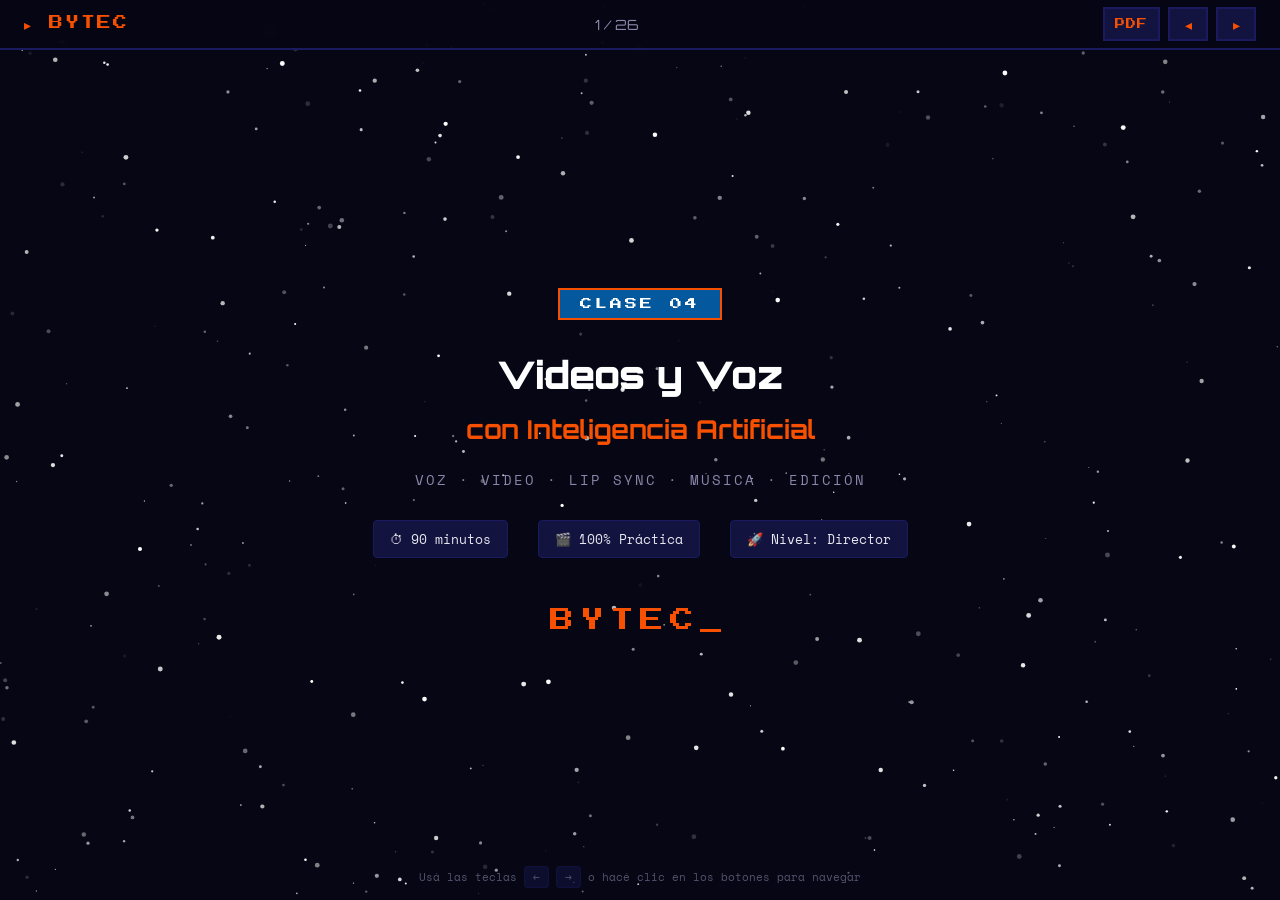
<file: clase-4/index.html>
<!DOCTYPE html>
<html lang="es">
<head>
    <meta charset="UTF-8">
    <meta name="viewport" content="width=device-width, initial-scale=1.0">
    <title>BYTEC | Clase 4: Videos y Voz con IA</title>
    <link rel="icon" type="image/png" href="../assets/favicon-96x96.png" sizes="96x96">
    <link rel="icon" type="image/svg+xml" href="../assets/favicon.svg">
    <link rel="shortcut icon" href="../assets/favicon.ico">
    <link rel="stylesheet" href="style.css">
    <link rel="preconnect" href="https://fonts.googleapis.com">
    <link href="https://fonts.googleapis.com/css2?family=Press+Start+2P&family=Space+Mono:wght@400;700&family=Orbitron:wght@400;700;900&display=swap" rel="stylesheet">
</head>
<body>

    <canvas id="stars"></canvas>

    <nav class="nav-bar">
        <a href="../index.html" class="nav-logo">▸ BYTEC</a>
        <span class="nav-progress" id="navProgress">1 / 26</span>
        <div class="nav-controls">
            <button class="nav-btn pdf-btn" onclick="downloadPDF()" title="Descargar como PDF" aria-label="Descargar PDF">PDF</button>
            <button class="nav-btn" id="prevBtn" onclick="changeSlide(-1)">◂</button>
            <button class="nav-btn" id="nextBtn" onclick="changeSlide(1)">▸</button>
        </div>
    </nav>

    <main class="slides-container" id="slidesContainer">

        <!-- ==================== SLIDE 1: PORTADA ==================== -->
        <section class="slide active" data-slide="0">
            <div class="slide-content slide-title-content">
                <div class="pixel-badge">CLASE 04</div>
                <h1 class="title-main">Videos y Voz<br><span class="title-accent">con Inteligencia Artificial</span></h1>
                <p class="title-sub">Voz · Video · Lip Sync · Música · Edición</p>
                <div class="title-meta">
                    <span class="meta-item">⏱ 90 minutos</span>
                    <span class="meta-item">🎬 100% Práctica</span>
                    <span class="meta-item">🚀 Nivel: Director</span>
                </div>
                <div class="title-logo">BYTEC<span class="blink">_</span></div>
            </div>
        </section>

        <!-- ==================== SLIDE 2: OBJETIVO ==================== -->
        <section class="slide" data-slide="1">
            <div class="slide-content">
                <h2 class="slide-heading">🎯 Objetivo de Hoy</h2>
                <div class="objective-card">
                    <p class="objective-text">Crear <strong>videos profesionales con IA</strong> sin cámaras, micrófonos ni actores. Vamos a generar voz con IA, crear videos cinemáticos desde fotos y hacer que nuestros avatares hablen con lip sync.</p>
                </div>
                <div class="timeline">
                    <div class="timeline-item">
                        <span class="timeline-time">5 min</span>
                        <span class="timeline-label">Flujo de trabajo profesional</span>
                    </div>
                    <div class="timeline-item active-timeline">
                        <span class="timeline-time">25 min</span>
                        <span class="timeline-label">Parte 1: Voz con ElevenLabs</span>
                    </div>
                    <div class="timeline-item active-timeline">
                        <span class="timeline-time">30 min</span>
                        <span class="timeline-label">Parte 2: Video con Veo3</span>
                    </div>
                    <div class="timeline-item active-timeline">
                        <span class="timeline-time">20 min</span>
                        <span class="timeline-label">Parte 3: Lip Sync con Hedra</span>
                    </div>
                    <div class="timeline-item">
                        <span class="timeline-time">5 min</span>
                        <span class="timeline-label">Edición y ética</span>
                    </div>
                    <div class="timeline-item">
                        <span class="timeline-time">5 min</span>
                        <span class="timeline-label">Ejercicios extra + cierre</span>
                    </div>
                </div>
            </div>
        </section>

        <!-- ==================== SLIDE 3: FLUJO DE TRABAJO ==================== -->
        <section class="slide" data-slide="2">
            <div class="slide-content">
                <h2 class="slide-heading">🔄 El Flujo de Trabajo Profesional</h2>
                <p class="slide-text">El secreto es <strong>cocinar los ingredientes por separado</strong>. No intentes que una sola herramienta haga todo. Cada componente se prepara con excelencia y luego se combina.</p>
                <div class="workflow-pipeline">
                    <div class="pipeline-step completed-step">
                        <span class="pipeline-icon">📝</span>
                        <h4>Guion</h4>
                        <p>Clase 2: Narrativa AIDA</p>
                    </div>
                    <div class="pipeline-arrow">▸</div>
                    <div class="pipeline-step completed-step">
                        <span class="pipeline-icon">🖼️</span>
                        <h4>Imagen</h4>
                        <p>Clase 3: Visual profesional</p>
                    </div>
                    <div class="pipeline-arrow">▸</div>
                    <div class="pipeline-step active-step">
                        <span class="pipeline-icon">🎙️</span>
                        <h4>Voz</h4>
                        <p>Clase 4: Audio profesional</p>
                    </div>
                    <div class="pipeline-arrow">▸</div>
                    <div class="pipeline-step active-step">
                        <span class="pipeline-icon">🎬</span>
                        <h4>Video Final</h4>
                        <p>La integración completa</p>
                    </div>
                </div>
                <div class="highlight-box">
                    <p>⚡ Hoy vamos a cocinar el <strong>ingrediente final</strong>: el movimiento cinemático y el sonido profesional que transformarán tu contenido estático en experiencias dinámicas.</p>
                </div>
            </div>
        </section>

        <!-- ==================== SLIDE 4: POR QUÉ AUDIO ==================== -->
        <section class="slide" data-slide="3">
            <div class="slide-content">
                <h2 class="slide-heading">🎙️ Parte 1: La Voz Profesional</h2>
                <p class="slide-text">Nadie mira un video completo si el audio es deficiente. La audiencia <strong>perdona una imagen imperfecta</strong>, pero abandona inmediatamente si el sonido es malo.</p>
                <div class="features-grid">
                    <div class="feature-card">
                        <span class="feature-icon">🗣️</span>
                        <h4>Locutores de IA</h4>
                        <p>Voces que respiran, pausan y entonan como profesionales humanos</p>
                    </div>
                    <div class="feature-card">
                        <span class="feature-icon">🎭</span>
                        <h4>Control emocional</h4>
                        <p>Ajustá el tono, la velocidad y la emoción según tu mensaje</p>
                    </div>
                    <div class="feature-card">
                        <span class="feature-icon">⬇️</span>
                        <h4>Descarga instantánea</h4>
                        <p>Audio listo en formato MP3 para usar en cualquier plataforma</p>
                    </div>
                </div>
                <div class="highlight-box">
                    <p>💡 <strong>¿Por qué no grabar tu propia voz?</strong> Podés hacerlo, pero el ruido ambiente, la timidez frente al micrófono y la falta de equipo profesional hacen que la IA sea una alternativa increíble.</p>
                </div>
            </div>
        </section>

        <!-- ==================== SLIDE 5: ELEVENLABS ==================== -->
        <section class="slide" data-slide="4">
            <div class="slide-content">
                <h2 class="slide-heading">🔊 ElevenLabs: Tu Estudio de Grabación</h2>
                <p class="slide-text">ElevenLabs es la herramienta líder en generación de voz con IA. La versión gratuita permite <strong>generar hasta 10.000 caracteres por mes</strong>.</p>
                <div class="tools-grid">
                    <div class="tool-card featured">
                        <span class="tool-emoji">🎙️</span>
                        <h4>ElevenLabs</h4>
                        <div class="tool-tags">
                            <span class="tool-tag pro">Gratis (10K chars)</span>
                            <span class="tool-tag pro">Múltiples voces</span>
                        </div>
                        <p>Voces ultra-realistas en español, inglés, portugués y más. Controlá velocidad, emoción y estilo de cada voz.</p>
                    </div>
                    <div class="tool-card">
                        <span class="tool-emoji">🔑</span>
                        <h4>Trucos de emoción</h4>
                        <div class="tool-tags">
                            <span class="tool-tag">Pausas</span>
                            <span class="tool-tag">Énfasis</span>
                        </div>
                        <p>Puntos suspensivos <strong>"..."</strong> = pausas naturales. MAYÚSCULAS = énfasis. Signos de exclamación = energía.</p>
                    </div>
                </div>
                <div class="info-cards">
                    <div class="info-card">
                        <h4>Voces serias y profundas</h4>
                        <ul>
                            <li>"Marcus" — Profunda, dramática</li>
                            <li>"Daniel" — Seria, confiable</li>
                            <li>Ideal para: narración, documentales, podcasts</li>
                        </ul>
                    </div>
                    <div class="info-card">
                        <h4>Voces jóvenes y dinámicas</h4>
                        <ul>
                            <li>"Rachel" — Enérgica, fresca</li>
                            <li>"Sarah" — Cálida, amigable</li>
                            <li>Ideal para: Reels, TikTok, tutoriales</li>
                        </ul>
                    </div>
                </div>
            </div>
        </section>

        <!-- ==================== SLIDE 6: EJERCICIO 1 ==================== -->
        <section class="slide" data-slide="5">
            <div class="slide-content">
                <h2 class="slide-heading">💻 Ejercicio 1: El Locutor Profesional</h2>
                <div class="exercise-time-badge">⏱ 20 minutos</div>
                <p class="slide-text"><strong>Insumo:</strong> Tu guion o texto creativo de la Clase 2. <strong>Herramienta:</strong> ElevenLabs (versión gratuita).</p>
                <div class="step-cards" style="grid-template-columns: repeat(4, 1fr);">
                    <div class="step-card">
                        <span class="step-num">1</span>
                        <p>Accedé a <strong>ElevenLabs.io</strong> y copiá tu guion en la interfaz.</p>
                    </div>
                    <div class="step-card">
                        <span class="step-num">2</span>
                        <p>Seleccioná la <strong>voz adecuada</strong> según tu estilo (seria, joven, cálida).</p>
                    </div>
                    <div class="step-card">
                        <span class="step-num">3</span>
                        <p>Aplicá el <strong>truco de la emoción</strong>: "..." para pausas, MAYÚSCULAS para énfasis.</p>
                    </div>
                    <div class="step-card">
                        <span class="step-num">4</span>
                        <p>Generá y <strong>descargá tu audio</strong> en formato MP3.</p>
                    </div>
                </div>
                <div class="code-block">
<pre><code><strong>Ejemplo de texto con trucos de emoción:</strong>

"Imaginate... crear videos increíbles
sin cámaras... sin micrófonos...
solo con INTELIGENCIA ARTIFICIAL.
¡Hoy lo vas a hacer!"</code></pre>
                </div>
                <div class="highlight-box">
                    <p>🎯 <strong>Resultado:</strong> ¡Ya tenés tu audio profesional listo para usar en videos, Reels o cualquier proyecto!</p>
                </div>
            </div>
        </section>

        <!-- ==================== SLIDE 7: EJERCICIO BONUS VOZ ==================== -->
        <section class="slide" data-slide="6">
            <div class="slide-content">
                <h2 class="slide-heading">💻 Ejercicio Bonus: Comparando Voces</h2>
                <div class="exercise-time-badge">⏱ 10 minutos</div>
                <p class="slide-text">Vamos a descubrir cómo la misma frase suena <strong>completamente diferente</strong> según la voz que elijas. Es como elegir un filtro de Instagram, pero para el sonido.</p>
                <div class="code-block">
<pre><code><strong>Texto para probar (copiá y pegá exactamente):</strong>

"Bienvenidos... a una nueva forma de crear contenido.
Hoy vas a descubrir que TODO es posible...
con inteligencia artificial."</code></pre>
                </div>
                <div class="step-cards" style="grid-template-columns: repeat(3, 1fr);">
                    <div class="step-card">
                        <span class="step-num">1</span>
                        <h4 style="color: var(--orange); font-family: 'Orbitron', sans-serif; font-size: 12px; margin-bottom: 6px;">VOZ SERIA</h4>
                        <p>Elegí una voz grave y profesional. ¿Transmite autoridad y confianza?</p>
                    </div>
                    <div class="step-card">
                        <span class="step-num">2</span>
                        <h4 style="color: var(--orange); font-family: 'Orbitron', sans-serif; font-size: 12px; margin-bottom: 6px;">VOZ ENÉRGICA</h4>
                        <p>Ahora probá con una voz joven y dinámica. ¿Cambia el mood completamente?</p>
                    </div>
                    <div class="step-card">
                        <span class="step-num">3</span>
                        <h4 style="color: var(--orange); font-family: 'Orbitron', sans-serif; font-size: 12px; margin-bottom: 6px;">DECISIÓN</h4>
                        <p><strong>¿Cuál te gusta más para tus videos o proyectos?</strong> Descargá esa.</p>
                    </div>
                </div>
                <div class="highlight-box">
                    <p>🎯 <strong>Pregunta para el grupo:</strong> ¿Alguno encontró una voz que le represente? La voz correcta cambia completamente cómo se percibe tu contenido.</p>
                </div>
            </div>
        </section>

        <!-- ==================== SLIDE 8: MOVIMIENTO CINEMÁTICO ==================== -->
        <section class="slide" data-slide="7">
            <div class="slide-content">
                <h2 class="slide-heading">🎬 Parte 2: Movimiento Cinemático</h2>
                <p class="slide-text">¿Recuerdan las fotos que crearon en la Clase 3? Son visualmente atractivas, pero en Instagram y TikTok el ojo humano busca <strong>movimiento</strong>. El contenido estático simplemente no genera el mismo engagement.</p>
                <div class="numbered-steps">
                    <div class="num-step">
                        <span class="num-step-number">01</span>
                        <h4>Escribí tu idea</h4>
                        <p>Describí la escena que querés ver en movimiento</p>
                    </div>
                    <div class="num-step">
                        <span class="num-step-number">02</span>
                        <h4>Describí el estilo</h4>
                        <p>Agregá detalles de cámara, luz y ambiente</p>
                    </div>
                    <div class="num-step">
                        <span class="num-step-number">03</span>
                        <h4>Generá el video</h4>
                        <p>Veo3 crea clips cinemáticos en segundos</p>
                    </div>
                    <div class="num-step">
                        <span class="num-step-number">04</span>
                        <h4>Descargá tu video</h4>
                        <p>Listo para compartir en redes sociales</p>
                    </div>
                </div>
                <div class="tools-grid">
                    <div class="tool-card featured">
                        <span class="tool-emoji">🎬</span>
                        <h4>Google Veo3</h4>
                        <div class="tool-tags">
                            <span class="tool-tag pro">Acceso via Google</span>
                            <span class="tool-tag pro">Ultra realista</span>
                        </div>
                        <p>El modelo de video de Google. Genera clips de alta calidad desde texto o imágenes con resultados impresionantes.</p>
                    </div>
                    <div class="tool-card">
                        <span class="tool-emoji">💡</span>
                        <h4>¿Por qué Veo3?</h4>
                        <div class="tool-tags">
                            <span class="tool-tag">Calidad cine</span>
                            <span class="tool-tag">Texto a video</span>
                        </div>
                        <p>Entiende movimientos de cámara, iluminación y física real. Podés crear videos desde una descripción de texto o desde una imagen.</p>
                    </div>
                </div>
            </div>
        </section>

        <!-- ==================== SLIDE 9: PROMPTS DE MOVIMIENTO ==================== -->
        <section class="slide" data-slide="8">
            <div class="slide-content">
                <h2 class="slide-heading">🎥 Prompts de Movimiento Profesional</h2>
                <p class="slide-text">El secreto para buenos videos con IA: describí <strong>la escena completa</strong> incluyendo movimiento de cámara, iluminación y ambiente.</p>
                <div class="step-cards" style="grid-template-columns: repeat(3, 1fr);">
                    <div class="step-card">
                        <span class="step-num">🔍</span>
                        <h4 style="color: var(--orange); font-family: 'Orbitron', sans-serif; font-size: 12px; margin-bottom: 6px;">ZOOM</h4>
                        <p><em>"Slow zoom in, cinematic lighting, high quality"</em> — Acercamiento dramático a la escena.</p>
                    </div>
                    <div class="step-card">
                        <span class="step-num">↔️</span>
                        <h4 style="color: var(--orange); font-family: 'Orbitron', sans-serif; font-size: 12px; margin-bottom: 6px;">PANEO</h4>
                        <p><em>"Camera pan right, dynamic movement"</em> — Desplazamiento lateral elegante.</p>
                    </div>
                    <div class="step-card">
                        <span class="step-num">🌫️</span>
                        <h4 style="color: var(--orange); font-family: 'Orbitron', sans-serif; font-size: 12px; margin-bottom: 6px;">AMBIENTE</h4>
                        <p><em>"Smoke drifting slowly, soft lighting changes"</em> — Efectos atmosféricos sutiles.</p>
                    </div>
                </div>
                <div class="vocab-grid">
                    <div class="vocab-item">
                        <span class="vocab-term">"Dolly zoom"</span>
                        <span class="vocab-def">Cámara avanza/retrocede</span>
                    </div>
                    <div class="vocab-item">
                        <span class="vocab-term">"Pan"</span>
                        <span class="vocab-def">Movimiento horizontal</span>
                    </div>
                    <div class="vocab-item">
                        <span class="vocab-term">"Tilt"</span>
                        <span class="vocab-def">Movimiento vertical</span>
                    </div>
                    <div class="vocab-item">
                        <span class="vocab-term">"Golden hour"</span>
                        <span class="vocab-def">Luz cálida de atardecer</span>
                    </div>
                    <div class="vocab-item">
                        <span class="vocab-term">"Shallow DOF"</span>
                        <span class="vocab-def">Fondo desenfocado</span>
                    </div>
                    <div class="vocab-item">
                        <span class="vocab-term">"Lens flare"</span>
                        <span class="vocab-def">Destello de luz en cámara</span>
                    </div>
                </div>
            </div>
        </section>

        <!-- ==================== SLIDE 10: EJERCICIO 2 ==================== -->
        <section class="slide" data-slide="9">
            <div class="slide-content">
                <h2 class="slide-heading">💻 Ejercicio 2: Tu Primer Video con IA</h2>
                <div class="exercise-time-badge">⏱ 30 minutos</div>
                <p class="slide-text"><strong>Insumo:</strong> Una imagen de la Clase 3 o una idea nueva. <strong>Herramienta:</strong> Google Veo3.</p>
                <div class="step-cards" style="grid-template-columns: repeat(3, 1fr);">
                    <div class="step-card">
                        <span class="step-num">1</span>
                        <p>Abrí <strong>Veo3</strong> y elegí: subir una imagen como base o escribir un prompt desde cero.</p>
                    </div>
                    <div class="step-card">
                        <span class="step-num">2</span>
                        <p>Elegí uno de los <strong>prompts de movimiento</strong> del slide anterior o inventá el tuyo.</p>
                    </div>
                    <div class="step-card">
                        <span class="step-num">3</span>
                        <p><strong>Generá el video</strong>, descargalo y compartilo con el grupo.</p>
                    </div>
                </div>
                <div class="code-block">
<pre><code><strong>Prompts listos para copiar en Veo3:</strong>

Opción A: "A cat sleeping on a stack of books, slow zoom in,
           warm golden hour lighting, cozy atmosphere"
Opción B: "A steaming cup of coffee on a rainy window,
           camera slowly panning right, cinematic"
Opción C: "A city skyline at sunset, drone shot slowly
           rising, dramatic clouds, 4K quality"
Opción D: "A person walking through a flower field,
           slow motion, soft backlight, dreamy mood"</code></pre>
                </div>
                <div class="highlight-box">
                    <p>🎯 <strong>Resultado:</strong> Un video cinemático creado desde cero, perfecto para compartir en Reels, TikTok o donde quieras.</p>
                </div>
            </div>
        </section>

        <!-- ==================== SLIDE 11: EJERCICIO BONUS DIRECTOR ==================== -->
        <section class="slide" data-slide="10">
            <div class="slide-content">
                <h2 class="slide-heading">💻 Ejercicio Bonus: ChatGPT como Director de Cine</h2>
                <div class="exercise-time-badge">⏱ 10 minutos</div>
                <p class="slide-text">En vez de inventar el prompt de video, pedile a <strong>ChatGPT que actúe como director de fotografía</strong>. La diferencia de calidad es impactante.</p>
                <div class="code-block">
<pre><code><strong>Prompt para ChatGPT (copiá exactamente):</strong>

Actúa como director de fotografía profesional.
Quiero crear un video corto con IA (Veo3) sobre
[TU IDEA, ej: un gato durmiendo sobre libros /
un atardecer en la playa / una ciudad futurista].

Escribe un prompt técnico en inglés que describa:
1. La escena con detalles visuales específicos
2. Un movimiento de cámara dinámico y profesional
3. Iluminación cinemática y efectos de ambiente

El prompt debe ser descriptivo y usar terminología
de cine profesional.</code></pre>
                </div>
                <div class="step-cards" style="grid-template-columns: repeat(2, 1fr);">
                    <div class="step-card">
                        <span class="step-num">1</span>
                        <p>Copiá el resultado de ChatGPT y pegalo en <strong>Veo3</strong>.</p>
                    </div>
                    <div class="step-card">
                        <span class="step-num">2</span>
                        <p><strong>Compará</strong> el video con tu prompt básico vs el prompt de director. ¿Ves la diferencia?</p>
                    </div>
                </div>
                <div class="highlight-box">
                    <p>⚡ <strong>Aprendizaje clave:</strong> La IA de texto (ChatGPT) mejora drásticamente el resultado de la IA de video (Veo3). Es un workflow en cadena: texto → imagen → video.</p>
                </div>
            </div>
        </section>

        <!-- ==================== SLIDE 12: AVATARES PARLANTES ==================== -->
        <section class="slide" data-slide="11">
            <div class="slide-content">
                <h2 class="slide-heading">🗣️ Parte 3: Avatares Parlantes</h2>
                <p class="slide-text">Ahora llega la integración total. Vamos a tomar el personaje de la Clase 3 y <strong>sincronizarle los labios</strong> con el audio profesional del Ejercicio 1. Lip Sync con IA.</p>
                <div class="numbered-steps">
                    <div class="num-step">
                        <span class="num-step-number">01</span>
                        <h4>Subí la imagen</h4>
                        <p>Tu avatar o foto de perfil con rostro visible</p>
                    </div>
                    <div class="num-step">
                        <span class="num-step-number">02</span>
                        <h4>Cargá el audio</h4>
                        <p>El MP3 profesional de ElevenLabs</p>
                    </div>
                    <div class="num-step">
                        <span class="num-step-number">03</span>
                        <h4>Generá el video</h4>
                        <p>La IA sincroniza los labios</p>
                    </div>
                    <div class="num-step">
                        <span class="num-step-number">04</span>
                        <h4>Descargá</h4>
                        <p>Tu personaje hablando profesionalmente</p>
                    </div>
                </div>
                <div class="tools-grid">
                    <div class="tool-card featured">
                        <span class="tool-emoji">🎭</span>
                        <h4>Hedra</h4>
                        <div class="tool-tags">
                            <span class="tool-tag pro">Gratis (beta)</span>
                            <span class="tool-tag pro">Acepta audio propio</span>
                        </div>
                        <p>Recomendada: permite subir tu propio audio MP3 y sincronizarlo con cualquier rostro.</p>
                    </div>
                    <div class="tool-card">
                        <span class="tool-emoji">🤖</span>
                        <h4>D-ID</h4>
                        <div class="tool-tags">
                            <span class="tool-tag">Trial gratuito</span>
                            <span class="tool-tag">Profesional</span>
                        </div>
                        <p>Alternativa con resultados muy pulidos. Tiene período de prueba limitado.</p>
                    </div>
                </div>
            </div>
        </section>

        <!-- ==================== SLIDE 13: EJERCICIO 3 ==================== -->
        <section class="slide" data-slide="12">
            <div class="slide-content">
                <h2 class="slide-heading">💻 Ejercicio 3: El Video Completo</h2>
                <div class="exercise-time-badge">⏱ 20 minutos</div>
                <p class="slide-text"><strong>Insumos:</strong> Imagen de personaje/avatar con rostro (Clase 3) + Audio MP3 (Ejercicio 1). <strong>Herramienta:</strong> Hedra.</p>
                <div class="step-cards" style="grid-template-columns: repeat(3, 1fr);">
                    <div class="step-card">
                        <span class="step-num">1</span>
                        <p>Abrí <strong>hedra.com</strong> y subí la imagen de tu personaje o tu propia foto.</p>
                    </div>
                    <div class="step-card">
                        <span class="step-num">2</span>
                        <p>Cargá el <strong>archivo MP3</strong> que descargaste de ElevenLabs.</p>
                    </div>
                    <div class="step-card">
                        <span class="step-num">3</span>
                        <p>Presioná <strong>"Generar video"</strong> y esperá el procesamiento. ¡Descargá el resultado!</p>
                    </div>
                </div>
                <div class="ethics-box">
                    <h4>⚠️ Nota importante</h4>
                    <p>Si usás una imagen <strong>sin rostro humano</strong> (paisaje, objeto, logo), el lip sync no funcionará. En ese caso, usá el video del Ejercicio 2 y agregá el audio de fondo con CapCut o Instagram.</p>
                </div>
                <div class="highlight-box">
                    <p>🎯 <strong>Resultado final:</strong> ¡Tu personaje está hablando con voz profesional! Perfecto para Reels, presentaciones o lo que se te ocurra.</p>
                </div>
            </div>
        </section>

        <!-- ==================== SLIDE 14: EJERCICIO BONUS COMPARACIÓN ==================== -->
        <section class="slide" data-slide="13">
            <div class="slide-content">
                <h2 class="slide-heading">💻 Ejercicio Bonus: La Audición de Avatar</h2>
                <div class="exercise-time-badge">⏱ 15 minutos</div>
                <p class="slide-text">Vamos a probar el <strong>mismo audio con diferentes imágenes</strong> para ver cuál queda mejor como "presentador" de tu contenido.</p>
                <div class="step-cards" style="grid-template-columns: repeat(3, 1fr);">
                    <div class="step-card">
                        <span class="step-num">A</span>
                        <h4 style="color: var(--orange); font-family: 'Orbitron', sans-serif; font-size: 12px; margin-bottom: 6px;">TU FOTO REAL</h4>
                        <p>Subí una <strong>selfie profesional</strong> tuya. ¿Se ve creíble el lip sync con tu cara?</p>
                    </div>
                    <div class="step-card">
                        <span class="step-num">B</span>
                        <h4 style="color: var(--orange); font-family: 'Orbitron', sans-serif; font-size: 12px; margin-bottom: 6px;">TU AVATAR PIXAR</h4>
                        <p>Usá el personaje 3D de la Clase 3. ¿Queda divertido y profesional?</p>
                    </div>
                    <div class="step-card">
                        <span class="step-num">C</span>
                        <h4 style="color: var(--orange); font-family: 'Orbitron', sans-serif; font-size: 12px; margin-bottom: 6px;">AVATAR GENERADO</h4>
                        <p>Generá en ChatGPT: <em>"Foto profesional de persona sonriendo, fondo neutro"</em></p>
                    </div>
                </div>
                <div class="highlight-box">
                    <p>🎯 <strong>Pregunta para el grupo:</strong> ¿Cuál queda más natural? ¿Cuál usarías para tus redes? A veces el avatar genera más engagement que tu foto real.</p>
                </div>
            </div>
        </section>

        <!-- ==================== SLIDE 15: EDICIÓN FINAL ==================== -->
        <section class="slide" data-slide="14">
            <div class="slide-content">
                <h2 class="slide-heading">✂️ Edición Final con CapCut</h2>
                <p class="slide-text">Tenés el video y el audio. ¿Dónde se juntan? En <strong>CapCut</strong>, la app de edición gratuita con IA integrada.</p>
                <div class="features-grid">
                    <div class="feature-card">
                        <span class="feature-icon">📝</span>
                        <h4>Subtítulos automáticos</h4>
                        <p>Un clic genera subtítulos perfectos. Video sin subtítulos = video que nadie ve.</p>
                    </div>
                    <div class="feature-card">
                        <span class="feature-icon">🎵</span>
                        <h4>Música de fondo</h4>
                        <p>Biblioteca gratuita de música sin copyright para acompañar tu video.</p>
                    </div>
                    <div class="feature-card">
                        <span class="feature-icon">✨</span>
                        <h4>Transiciones</h4>
                        <p>Efectos profesionales para unir clips y darle ritmo al contenido.</p>
                    </div>
                </div>
                <div class="step-cards" style="grid-template-columns: repeat(4, 1fr);">
                    <div class="step-card">
                        <span class="step-num">1</span>
                        <p>Importá el video y el audio a CapCut</p>
                    </div>
                    <div class="step-card">
                        <span class="step-num">2</span>
                        <p>Usá <strong>"Auto Captions"</strong> para subtítulos</p>
                    </div>
                    <div class="step-card">
                        <span class="step-num">3</span>
                        <p>Agregá transiciones y efectos</p>
                    </div>
                    <div class="step-card">
                        <span class="step-num">4</span>
                        <p>Exportá en formato <strong>vertical 1080x1920</strong></p>
                    </div>
                </div>
            </div>
        </section>

        <!-- ==================== SLIDE 16: ÉTICA ==================== -->
        <section class="slide" data-slide="15">
            <div class="slide-content">
                <h2 class="slide-heading">⚖️ Ética y Responsabilidad con Deepfakes</h2>
                <p class="slide-text">Un gran poder conlleva una gran responsabilidad. Las herramientas que aprendimos hoy pueden usarse para el bien o para el mal. Estas son las <strong>reglas fundamentales</strong>:</p>
                <div class="ethics-box">
                    <h4>🚫 Las 3 Reglas de Oro</h4>
                    <ul>
                        <li><strong>Nunca clones la voz</strong> de alguien sin su permiso explícito. Es ilegal en muchos países.</li>
                        <li><strong>Nunca uses la imagen de un famoso</strong> sin autorización. Te cerrarán la cuenta o enfrentarás demandas.</li>
                        <li><strong>Sé transparente:</strong> si tu presentador es IA, está perfectamente bien decirlo abiertamente. La honestidad genera confianza.</li>
                    </ul>
                </div>
                <div class="comparison-box">
                    <div class="comparison-side">
                        <h3 class="comparison-title old">Uso incorrecto ❌</h3>
                        <p style="margin-top: 12px; font-size: 13px;">Clonar la voz de un famoso para que "diga" cosas que nunca dijo.</p>
                    </div>
                    <div class="comparison-arrow">vs</div>
                    <div class="comparison-side">
                        <h3 class="comparison-title new">Uso correcto ✅</h3>
                        <p style="margin-top: 12px; font-size: 13px;">Crear un avatar original con voz de IA y aclarar: "Presentador generado con IA".</p>
                    </div>
                </div>
            </div>
        </section>

        <!-- ==================== SLIDE 17: RESUMEN FLUJO ==================== -->
        <section class="slide" data-slide="16">
            <div class="slide-content">
                <h2 class="slide-heading">📋 Resumen del Flujo Completo</h2>
                <p class="slide-text">Ya dominaste el flujo básico de producción multimedia con IA. Así queda el pipeline profesional:</p>
                <div class="workflow-pipeline">
                    <div class="pipeline-step completed-step">
                        <span class="pipeline-icon">1️⃣</span>
                        <h4>Guion AIDA</h4>
                        <p>Clase 2</p>
                    </div>
                    <div class="pipeline-arrow">▸</div>
                    <div class="pipeline-step completed-step">
                        <span class="pipeline-icon">2️⃣</span>
                        <h4>Imagen</h4>
                        <p>Clase 3</p>
                    </div>
                    <div class="pipeline-arrow">▸</div>
                    <div class="pipeline-step completed-step">
                        <span class="pipeline-icon">3️⃣</span>
                        <h4>Audio</h4>
                        <p>ElevenLabs</p>
                    </div>
                    <div class="pipeline-arrow">▸</div>
                    <div class="pipeline-step completed-step">
                        <span class="pipeline-icon">4️⃣</span>
                        <h4>Video</h4>
                        <p>Veo3</p>
                    </div>
                    <div class="pipeline-arrow">▸</div>
                    <div class="pipeline-step completed-step">
                        <span class="pipeline-icon">5️⃣</span>
                        <h4>Avatar</h4>
                        <p>Hedra</p>
                    </div>
                    <div class="pipeline-arrow">▸</div>
                    <div class="pipeline-step active-step">
                        <span class="pipeline-icon">6️⃣</span>
                        <h4>Edición</h4>
                        <p>CapCut</p>
                    </div>
                </div>
                <div class="highlight-box">
                    <p>⚡ <strong>Antes:</strong> Locutor $200-500, video profesional $1.000-5.000, música original $300-1.000. <strong>Ahora con IA:</strong> Todo lo anterior gratis o por muy poco. Crear contenido profesional se democratizó.</p>
                </div>
            </div>
        </section>

        <!-- ==================== SLIDE 18: EJERCICIOS EXTRA INTRO ==================== -->
        <section class="slide" data-slide="17">
            <div class="slide-content">
                <h2 class="slide-heading">🏋️ Ejercicios Extra: Expandí tu Arsenal</h2>
                <p class="slide-text">Ya dominan el flujo básico. Ahora vamos a explorar <strong>4 aplicaciones creativas</strong> que llevan tu contenido al siguiente nivel.</p>
                <div class="options-grid">
                    <div class="option-card">
                        <span class="option-emoji">🎵</span>
                        <span class="option-label">Opción A</span>
                        <h4>Tu Música Original</h4>
                        <p class="option-sub">Canciones con IA sin regalías</p>
                        <p>Creá música original con <strong>Suno AI</strong> para tus videos, intros o simplemente para divertirte.</p>
                    </div>
                    <div class="option-card">
                        <span class="option-emoji">🌍</span>
                        <span class="option-label">Opción B</span>
                        <h4>Hablá Otros Idiomas</h4>
                        <p class="option-sub">Tu voz en inglés, portugués y más</p>
                        <p>Creá contenido en otros idiomas <strong>sin saber hablarlos</strong> con ElevenLabs + ChatGPT.</p>
                    </div>
                    <div class="option-card">
                        <span class="option-emoji">👻</span>
                        <span class="option-label">Opción C</span>
                        <h4>Contenido Faceless</h4>
                        <p class="option-sub">Videos virales sin mostrar tu cara</p>
                        <p>Combiná videos de stock gratuitos con narración de IA y subtítulos automáticos.</p>
                    </div>
                    <div class="option-card">
                        <span class="option-emoji">📚</span>
                        <span class="option-label">Opción D</span>
                        <h4>Video Explicativo</h4>
                        <p class="option-sub">Explicá cualquier tema en 15 seg</p>
                        <p>Creá mini-tutoriales o explicaciones rápidas usando avatar + voz, sin grabarte.</p>
                    </div>
                </div>
                <div class="highlight-box">
                    <p>💡 <strong>Consejo:</strong> No intenten hacer los 4 hoy. Elijan el que más les interese o divierta. La maestría viene de la práctica enfocada.</p>
                </div>
            </div>
        </section>

        <!-- ==================== SLIDE 19: EJERCICIO EXTRA 1 - JINGLE ==================== -->
        <section class="slide" data-slide="18">
            <div class="slide-content">
                <h2 class="slide-heading">🎵 Ejercicio Extra 1: Tu Música Original</h2>
                <div class="exercise-time-badge">⏱ 20 minutos</div>
                <span class="level-badge level-1">NIVEL 1</span>
                <p class="slide-text"><strong>Objetivo:</strong> Crear música original con IA para usar en tus videos sin problemas de copyright. <strong>Herramienta:</strong> Suno AI.</p>
                <div class="code-block">
<pre><code><strong>Prompt para Suno (copiá y adaptá):</strong>

"Una canción instrumental de estilo [GÉNERO, ej: Lo-Fi
Hip Hop / Electrónica suave / Jazz relajante].
Ritmo: [VELOCIDAD, ej: Rápido y enérgico / Lento].
Instrumentos: [ej: Piano acústico y bajo suave].
Emoción: Que transmita [ej: Tranquilidad / Energía].
Sin voces."</code></pre>
                </div>
                <div class="step-cards" style="grid-template-columns: repeat(3, 1fr);">
                    <div class="step-card">
                        <span class="step-num">1</span>
                        <p>Entrá a <strong>suno.ai</strong> y pegá el prompt adaptado a tu gusto.</p>
                    </div>
                    <div class="step-card">
                        <span class="step-num">2</span>
                        <p>Suno genera 2 opciones. <strong>Escuchá ambas</strong> y elegí la mejor.</p>
                    </div>
                    <div class="step-card">
                        <span class="step-num">3</span>
                        <p><strong>Descargá</strong> y usala de fondo (bajando el volumen) en tus videos.</p>
                    </div>
                </div>
                <div class="highlight-box">
                    <p>🎯 <strong>Resultado:</strong> Música 100% original y libre de copyright. ¡Usar música de otros te puede cerrar la cuenta en redes!</p>
                </div>
            </div>
        </section>

        <!-- ==================== SLIDE 20: EJERCICIO EXTRA 2 - POLÍGLOTA ==================== -->
        <section class="slide" data-slide="19">
            <div class="slide-content">
                <h2 class="slide-heading">🌍 Ejercicio Extra 2: Hablá Otros Idiomas</h2>
                <div class="exercise-time-badge">⏱ 25 minutos</div>
                <span class="level-badge level-1">NIVEL 1</span>
                <p class="slide-text"><strong>Objetivo:</strong> Demostrar que con IA podés crear contenido en inglés o portugués sin hablar el idioma. <strong>Herramientas:</strong> ElevenLabs + ChatGPT.</p>
                <div class="step-cards" style="grid-template-columns: repeat(3, 1fr);">
                    <div class="step-card">
                        <span class="step-num">1</span>
                        <h4 style="color: var(--orange); font-family: 'Orbitron', sans-serif; font-size: 12px; margin-bottom: 6px;">TRADUCIR</h4>
                        <p>Pedile a ChatGPT: <em>"Traduce este texto a un inglés natural y coloquial"</em></p>
                    </div>
                    <div class="step-card">
                        <span class="step-num">2</span>
                        <h4 style="color: var(--orange); font-family: 'Orbitron', sans-serif; font-size: 12px; margin-bottom: 6px;">VOZ NATIVA</h4>
                        <p>En ElevenLabs, elegí una voz nativa: <strong>"Adam"</strong> (americano) o <strong>"Charlotte"</strong> (británica).</p>
                    </div>
                    <div class="step-card">
                        <span class="step-num">3</span>
                        <h4 style="color: var(--orange); font-family: 'Orbitron', sans-serif; font-size: 12px; margin-bottom: 6px;">ESCUCHAR</h4>
                        <p>Generá y descargá. <strong>¡Vas a escuchar tu texto en otro idioma con voz nativa!</strong></p>
                    </div>
                </div>
                <div class="highlight-box">
                    <p>💡 <strong>Tip Pro:</strong> Podés combinar este audio con el video del Ejercicio 2 para crear contenido bilingüe completo. Efecto WOW garantizado.</p>
                </div>
            </div>
        </section>

        <!-- ==================== SLIDE 21: EJERCICIO EXTRA 3 - FACELESS ==================== -->
        <section class="slide" data-slide="20">
            <div class="slide-content">
                <h2 class="slide-heading">👻 Ejercicio Extra 3: Contenido Faceless</h2>
                <div class="exercise-time-badge">⏱ 30 minutos</div>
                <span class="level-badge level-1">NIVEL 1</span>
                <p class="slide-text"><strong>Objetivo:</strong> Crear un Reel viral usando solo videos de stock gratuitos y narración de IA. Perfecto para cuentas de nicho (motivación, datos, curiosidades).</p>
                <div class="step-cards" style="grid-template-columns: repeat(4, 1fr);">
                    <div class="step-card">
                        <span class="step-num">1</span>
                        <h4 style="color: var(--orange); font-family: 'Orbitron', sans-serif; font-size: 12px; margin-bottom: 6px;">GUION</h4>
                        <p>ChatGPT: <em>"Escribe 3 frases cortas y motivadoras sobre [TEMA]. Máximo 15 palabras cada una."</em></p>
                    </div>
                    <div class="step-card">
                        <span class="step-num">2</span>
                        <h4 style="color: var(--orange); font-family: 'Orbitron', sans-serif; font-size: 12px; margin-bottom: 6px;">VOZ</h4>
                        <p>Generá el audio en <strong>ElevenLabs</strong> con voz de autoridad y calidez.</p>
                    </div>
                    <div class="step-card">
                        <span class="step-num">3</span>
                        <h4 style="color: var(--orange); font-family: 'Orbitron', sans-serif; font-size: 12px; margin-bottom: 6px;">VIDEO</h4>
                        <p>Buscá 3 clips verticales (9:16) en <strong>Pexels.com</strong> o <strong>Pixabay.com</strong>.</p>
                    </div>
                    <div class="step-card">
                        <span class="step-num">4</span>
                        <h4 style="color: var(--orange); font-family: 'Orbitron', sans-serif; font-size: 12px; margin-bottom: 6px;">EDITAR</h4>
                        <p>En CapCut: importá los clips + audio. Usá <strong>Auto Captions</strong> y exportá.</p>
                    </div>
                </div>
                <div class="code-block small">
<pre><code><strong>Palabras clave para buscar en Pexels:</strong>
"woman organizing happy" · "person working laptop"
"sunrise motivation" · "success celebration"</code></pre>
                </div>
                <div class="highlight-box">
                    <p>🎯 <strong>Nichos perfectos:</strong> Frases motivacionales, datos curiosos, tips de productividad, hechos históricos, consejos de salud.</p>
                </div>
            </div>
        </section>

        <!-- ==================== SLIDE 22: EJERCICIO EXTRA 4 - EXPLICATIVO ==================== -->
        <section class="slide" data-slide="21">
            <div class="slide-content">
                <h2 class="slide-heading">📚 Ejercicio Extra 4: Video Explicativo</h2>
                <div class="exercise-time-badge">⏱ 25 minutos</div>
                <span class="level-badge level-1">NIVEL 1</span>
                <p class="slide-text"><strong>Objetivo:</strong> Crear un mini-tutorial o explicación de 15 segundos usando avatar + voz, sin grabarte. <strong>Herramientas:</strong> ElevenLabs + Hedra + Veo3.</p>
                <div class="practice-checklist">
                    <div class="check-item">📖 <strong>Explicá un concepto:</strong> "¿Qué es el machine learning?" / "¿Cómo funciona el WiFi?"</div>
                    <div class="check-item">🍳 <strong>Compartí un tip:</strong> "3 trucos para sacar mejores fotos con el celular"</div>
                    <div class="check-item">🎮 <strong>Enseñá algo:</strong> "Cómo configurar tu cuenta de [app]" / "3 atajos que no conocías"</div>
                    <div class="check-item">💡 <strong>Dato curioso:</strong> "¿Sabías que los pulpos tienen 3 corazones?" — perfecto para TikTok</div>
                </div>
                <div class="code-block small">
<pre><code><strong>Estructura de 3 pasos (15 seg de audio):</strong>

"¿Sabías que [DATO CURIOSO]?
La razón es [EXPLICACIÓN SIMPLE].
Ahora ya lo sabés... ¡compartilo con alguien!"</code></pre>
                </div>
                <div class="highlight-box">
                    <p>💡 <strong>Tip Pro:</strong> Creá una serie de 5 mini-explicaciones sobre un tema que te apasione. Publicá uno por día como Reels y mirá cómo crece tu cuenta.</p>
                </div>
            </div>
        </section>

        <!-- ==================== SLIDE 23: NIVEL AVANZADO INTRO ==================== -->
        <section class="slide" data-slide="22">
            <div class="slide-content">
                <h2 class="slide-heading">🔥 Nivel Avanzado: Técnicas Pro</h2>
                <span class="level-badge level-2">NIVEL 2</span>
                <p class="slide-text">Para quienes ya dominaron los ejercicios básicos y quieren llevar su contenido al <strong>siguiente nivel profesional</strong>.</p>
                <div class="exercises-list">
                    <div class="exercise-card">
                        <span class="exercise-num">🎤</span>
                        <div>
                            <h4>Clonación de Voz</h4>
                            <p>Digitalizá tu propia voz para crear contenido sin grabar nunca más.</p>
                        </div>
                        <span class="difficulty hard">Avanzado</span>
                    </div>
                    <div class="exercise-card">
                        <span class="exercise-num">🎧</span>
                        <div>
                            <h4>Intro de Podcast</h4>
                            <p>Creá la apertura profesional para tu podcast o canal de YouTube.</p>
                        </div>
                        <span class="difficulty hard">Avanzado</span>
                    </div>
                    <div class="exercise-card">
                        <span class="exercise-num">🎬</span>
                        <div>
                            <h4>Cortometraje con IA</h4>
                            <p>Combiná varios clips de Veo3 para armar una mini-historia visual de 30 segundos.</p>
                        </div>
                        <span class="difficulty medium">Medio</span>
                    </div>
                    <div class="exercise-card">
                        <span class="exercise-num">🎭</span>
                        <div>
                            <h4>Narrador de Historias</h4>
                            <p>Creá un video tipo "storytime" con tu avatar contando una anécdota o dato curioso.</p>
                        </div>
                        <span class="difficulty medium">Medio</span>
                    </div>
                </div>
            </div>
        </section>

        <!-- ==================== SLIDE 24: CLONACIÓN DE VOZ ==================== -->
        <section class="slide" data-slide="23">
            <div class="slide-content">
                <h2 class="slide-heading">🎤 Avanzado 1: Clonación de Voz</h2>
                <div class="exercise-time-badge">⏱ 30 minutos</div>
                <span class="level-badge level-3">NIVEL 3</span>
                <p class="slide-text"><strong>Objetivo:</strong> Clonar tu propia voz para no tener que grabar audios nunca más. <strong>Herramienta:</strong> ElevenLabs (Instant Voice Cloning).</p>
                <div class="step-cards" style="grid-template-columns: repeat(3, 1fr);">
                    <div class="step-card">
                        <span class="step-num">1</span>
                        <h4 style="color: var(--orange); font-family: 'Orbitron', sans-serif; font-size: 12px; margin-bottom: 6px;">GRABAR</h4>
                        <p>Grabá <strong>1 minuto</strong> hablando con naturalidad en tu celular. Lugar silencioso, sin leer como locutor.</p>
                    </div>
                    <div class="step-card">
                        <span class="step-num">2</span>
                        <h4 style="color: var(--orange); font-family: 'Orbitron', sans-serif; font-size: 12px; margin-bottom: 6px;">SUBIR</h4>
                        <p>En ElevenLabs: <strong>Voices → Add Voice → Instant Voice Cloning</strong>. Subí tu audio.</p>
                    </div>
                    <div class="step-card">
                        <span class="step-num">3</span>
                        <h4 style="color: var(--orange); font-family: 'Orbitron', sans-serif; font-size: 12px; margin-bottom: 6px;">PROBAR</h4>
                        <p>Escribí algo que <strong>nunca dijiste</strong>, seleccioná tu voz clonada y dale play. ¡Impactante!</p>
                    </div>
                </div>
                <div class="ethics-box">
                    <h4>⚠️ Consideración ética</h4>
                    <p>Solo cloná tu propia voz o la de alguien con <strong>permiso explícito por escrito</strong>. La clonación de voz sin autorización es ilegal en muchos países.</p>
                </div>
            </div>
        </section>

        <!-- ==================== SLIDE 25: NARRADOR DE HISTORIAS ==================== -->
        <section class="slide" data-slide="24">
            <div class="slide-content">
                <h2 class="slide-heading">🎭 Avanzado 2: Narrador de Historias</h2>
                <div class="exercise-time-badge">⏱ 25 minutos</div>
                <span class="level-badge level-2">NIVEL 2</span>
                <p class="slide-text"><strong>Objetivo:</strong> Crear un video estilo "storytime" donde tu avatar cuenta una anécdota, un dato curioso o una mini-historia. Combiná todo lo aprendido en un solo proyecto.</p>
                <div class="step-cards" style="grid-template-columns: repeat(4, 1fr);">
                    <div class="step-card">
                        <span class="step-num">1</span>
                        <p>Pedile a ChatGPT: <em>"Escribí una historia corta de 30 segundos sobre [TEMA, ej: un dato curioso de la ciencia]"</em></p>
                    </div>
                    <div class="step-card">
                        <span class="step-num">2</span>
                        <p>Generá el <strong>audio</strong> en ElevenLabs eligiendo una voz que le dé personalidad a la historia.</p>
                    </div>
                    <div class="step-card">
                        <span class="step-num">3</span>
                        <p>Creá el video del avatar en <strong>Hedra</strong> con tu foto o personaje favorito.</p>
                    </div>
                    <div class="step-card">
                        <span class="step-num">4</span>
                        <p>En CapCut: agregá <strong>subtítulos + música de fondo</strong> de Suno y exportá.</p>
                    </div>
                </div>
                <div class="highlight-box">
                    <p>🎯 <strong>Ideas para tu historia:</strong> Un dato histórico sorprendente, una leyenda urbana, un mito de la ciencia desmentido, una anécdota personal graciosa, o un "¿Sabías que...?" viral.</p>
                </div>
            </div>
        </section>

        <!-- ==================== SLIDE 26: CIERRE ==================== -->
        <section class="slide" data-slide="25">
            <div class="slide-content slide-title-content">
                <h2 class="slide-heading">📝 Tarea para la Clase 5</h2>
                <div class="homework-card">
                    <h3>Tu Proyecto Multimedia Completo</h3>
                    <p>Antes de la Clase 5 (Análisis de Datos con IA), completá estas tareas:</p>
                    <ul>
                        <li><strong>Obligatorio:</strong> Completá los 3 ejercicios principales (audio + video + avatar)</li>
                        <li><strong>Obligatorio:</strong> Subí AL MENOS 1 video a tus redes sociales (Historia o Reel)</li>
                        <li><strong>Obligatorio:</strong> Traé las métricas (vistas, likes, comentarios, compartidos)</li>
                        <li><strong>Recomendado:</strong> Completá 1 ejercicio extra del Nivel 1 que te haya gustado</li>
                        <li><strong>Opcional:</strong> Intentá 1 ejercicio avanzado del Nivel 2</li>
                        <li><strong>Bonus:</strong> Creá una serie de 3-5 videos con un tema unificado</li>
                    </ul>
                </div>
                <div class="closing-message">
                    <div class="pixel-badge">CLASE 04 COMPLETADA</div>
                    <p>De contenido estático → a director de cine digital. Tu IA ahora es tu equipo de producción completo.</p>
                    <div class="title-logo">BYTEC<span class="blink">_</span></div>
                </div>
            </div>
        </section>

    </main>

    <div class="keyboard-hint desktop-only">
        Usá las teclas <kbd>←</kbd> <kbd>→</kbd> o hacé clic en los botones para navegar
    </div>
    <div class="keyboard-hint mobile-only">
        Deslizá con el dedo <span class="swipe-icon">👆</span> para pasar los slides
    </div>

    <div class="mobile-overlay" id="mobileOverlay">
        <div class="overlay-content">
            <div class="overlay-icon">
                <span class="swipe-hand">👆</span>
                <div class="swipe-arrows">
                    <span class="swipe-arrow-left">◂</span>
                    <span class="swipe-arrow-right">▸</span>
                </div>
            </div>
            <h3 class="overlay-title">¡Bienvenido!</h3>
            <p class="overlay-text">Deslizá con el dedo hacia la <strong>izquierda</strong> o <strong>derecha</strong> para navegar entre los slides.</p>
            <p class="overlay-text small">También podés usar los botones <strong>◂ ▸</strong> de arriba.</p>
            <button class="overlay-btn" id="overlayBtn">¡Entendido, empecemos!</button>
        </div>
    </div>

    <script>
        const canvas = document.getElementById('stars');
        const ctx = canvas.getContext('2d');
        let stars = [];

        function resizeCanvas() {
            canvas.width = window.innerWidth;
            canvas.height = window.innerHeight;
        }

        function createStars() {
            stars = [];
            const count = Math.floor((canvas.width * canvas.height) / 3000);
            for (let i = 0; i < count; i++) {
                stars.push({
                    x: Math.random() * canvas.width,
                    y: Math.random() * canvas.height,
                    size: Math.random() * 2 + 0.5,
                    opacity: Math.random(),
                    speed: Math.random() * 0.02 + 0.005
                });
            }
        }

        function drawStars() {
            ctx.clearRect(0, 0, canvas.width, canvas.height);
            stars.forEach(star => {
                star.opacity += star.speed;
                if (star.opacity > 1 || star.opacity < 0) star.speed *= -1;
                ctx.beginPath();
                ctx.arc(star.x, star.y, star.size, 0, Math.PI * 2);
                ctx.fillStyle = `rgba(255, 255, 255, ${Math.abs(star.opacity)})`;
                ctx.fill();
            });
            requestAnimationFrame(drawStars);
        }

        resizeCanvas();
        createStars();
        drawStars();
        window.addEventListener('resize', () => { resizeCanvas(); createStars(); });

        function loadScript(src) {
            return new Promise((resolve, reject) => {
                if (document.querySelector('script[data-src="' + src + '"]')) return resolve();
                const s = document.createElement('script');
                s.src = src;
                s.dataset.src = src;
                s.onload = resolve;
                s.onerror = () => reject(new Error('No se pudo cargar ' + src));
                document.head.appendChild(s);
            });
        }

        function ensurePdfLoader() {
            let loader = document.getElementById('pdfLoader');
            if (loader) return loader;
            loader = document.createElement('div');
            loader.id = 'pdfLoader';
            loader.className = 'pdf-loader';
            loader.innerHTML = '<div class="pdf-loader-spinner"></div>' +
                '<div class="pdf-loader-text">Generando PDF</div>' +
                '<div class="pdf-loader-progress" id="pdfLoaderProgress">Preparando…</div>';
            document.body.appendChild(loader);
            return loader;
        }

        async function downloadPDF() {
            const className = document.title.replace('BYTEC | ', '').trim();
            const safeName = className.replace(/[\\/:*?"<>|]/g, '').trim();
            const loader = ensurePdfLoader();
            const progressEl = loader.querySelector('#pdfLoaderProgress');
            loader.classList.add('active');
            progressEl.textContent = 'Cargando librerías…';

            const slidesAll = document.querySelectorAll('.slide');
            const total = slidesAll.length;

            try {
                await loadScript('https://cdnjs.cloudflare.com/ajax/libs/html2canvas/1.4.1/html2canvas.min.js');
                await loadScript('https://cdnjs.cloudflare.com/ajax/libs/jspdf/2.5.1/jspdf.umd.min.js');

                slidesAll.forEach((slide, idx) => {
                    if (slide.querySelector('.pdf-header')) return;
                    const header = document.createElement('div');
                    header.className = 'pdf-header';
                    header.innerHTML = '<img src="../assets/logo.png" alt="BYTEC Academy" crossorigin="anonymous"><span class="pdf-brand">BYTEC<small>ACADEMY</small></span>';
                    slide.insertBefore(header, slide.firstChild);

                    const footer = document.createElement('div');
                    footer.className = 'pdf-footer';
                    footer.innerHTML = '<span>' + className + '</span><span>' + (idx + 1) + ' / ' + total + '</span>';
                    slide.appendChild(footer);
                });

                document.body.classList.add('pdf-mode');
                await new Promise(r => setTimeout(r, 400));

                const { jsPDF } = window.jspdf;
                const pdf = new jsPDF({ orientation: 'landscape', unit: 'mm', format: 'a4' });
                const pdfW = pdf.internal.pageSize.getWidth();
                const pdfH = pdf.internal.pageSize.getHeight();

                for (let i = 0; i < slidesAll.length; i++) {
                    progressEl.textContent = 'Slide ' + (i + 1) + ' de ' + total;
                    const canvas = await html2canvas(slidesAll[i], {
                        scale: 2,
                        backgroundColor: '#060614',
                        logging: false,
                        useCORS: true,
                        allowTaint: true,
                        windowWidth: 1280
                    });

                    const imgData = canvas.toDataURL('image/jpeg', 0.92);
                    if (i > 0) pdf.addPage();

                    const ratio = canvas.height / canvas.width;
                    let imgW = pdfW;
                    let imgH = pdfW * ratio;
                    if (imgH > pdfH) {
                        imgH = pdfH;
                        imgW = pdfH / ratio;
                    }
                    const x = (pdfW - imgW) / 2;
                    const y = (pdfH - imgH) / 2;
                    pdf.addImage(imgData, 'JPEG', x, y, imgW, imgH);
                }

                progressEl.textContent = 'Descargando…';
                pdf.save('BYTEC - ' + safeName + '.pdf');
            } catch (err) {
                console.error('Error generando PDF:', err);
                alert('Hubo un error al generar el PDF. Probá nuevamente.');
            } finally {
                document.body.classList.remove('pdf-mode');
                document.querySelectorAll('.pdf-header, .pdf-footer').forEach(el => el.remove());
                loader.classList.remove('active');
            }
        }

        if (new URLSearchParams(window.location.search).get('download') === 'pdf') {
            window.addEventListener('load', () => setTimeout(downloadPDF, 800));
        }

        let currentSlide = 0;
        const slides = document.querySelectorAll('.slide');
        const totalSlides = slides.length;
        const navProgress = document.getElementById('navProgress');

        function updateSlide() {
            slides.forEach((slide, i) => {
                slide.classList.remove('active');
                if (i === currentSlide) slide.classList.add('active');
            });
            navProgress.textContent = `${currentSlide + 1} / ${totalSlides}`;
            document.getElementById('prevBtn').disabled = currentSlide === 0;
            document.getElementById('nextBtn').disabled = currentSlide === totalSlides - 1;
        }

        function changeSlide(dir) {
            const next = currentSlide + dir;
            if (next >= 0 && next < totalSlides) {
                currentSlide = next;
                updateSlide();
            }
        }

        document.addEventListener('keydown', (e) => {
            if (e.key === 'ArrowRight' || e.key === ' ') changeSlide(1);
            if (e.key === 'ArrowLeft') changeSlide(-1);
        });

        let touchStartX = 0;
        let touchStartY = 0;
        document.addEventListener('touchstart', e => {
            touchStartX = e.changedTouches[0].screenX;
            touchStartY = e.changedTouches[0].screenY;
        }, { passive: true });
        document.addEventListener('touchend', e => {
            const diffX = touchStartX - e.changedTouches[0].screenX;
            const diffY = touchStartY - e.changedTouches[0].screenY;
            if (Math.abs(diffX) > Math.abs(diffY) && Math.abs(diffX) > 50) {
                changeSlide(diffX > 0 ? 1 : -1);
            }
        }, { passive: true });

        (function() {
            const overlay = document.getElementById('mobileOverlay');
            const btn = document.getElementById('overlayBtn');
            const isTouchDevice = ('ontouchstart' in window) || (navigator.maxTouchPoints > 0);
            const storageKey = 'bytec-swipe-hint-seen';

            if (isTouchDevice && !localStorage.getItem(storageKey)) {
                overlay.classList.add('visible');
            }

            btn.addEventListener('click', () => {
                overlay.classList.remove('visible');
                overlay.classList.add('hiding');
                localStorage.setItem(storageKey, 'true');
                setTimeout(() => { overlay.style.display = 'none'; }, 400);
            });

            overlay.addEventListener('click', (e) => {
                if (e.target === overlay) {
                    btn.click();
                }
            });
        })();
    </script>

</body>
</html>
</file>
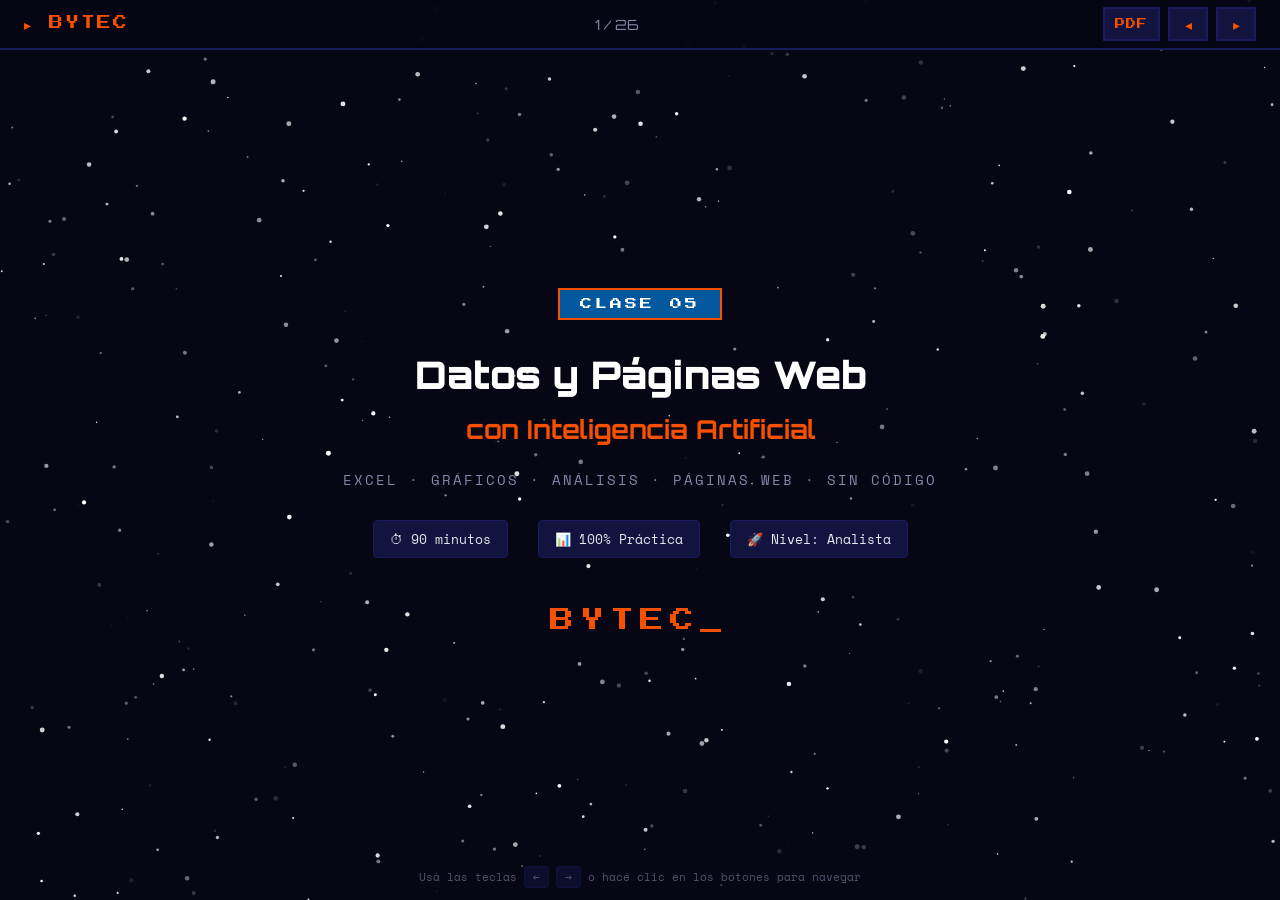
<file: clase-5/index.html>
<!DOCTYPE html>
<html lang="es">
<head>
    <meta charset="UTF-8">
    <meta name="viewport" content="width=device-width, initial-scale=1.0">
    <title>BYTEC | Clase 5: Datos y Páginas Web con IA</title>
    <link rel="icon" type="image/png" href="../assets/favicon-96x96.png" sizes="96x96">
    <link rel="icon" type="image/svg+xml" href="../assets/favicon.svg">
    <link rel="shortcut icon" href="../assets/favicon.ico">
    <link rel="stylesheet" href="style.css">
    <link rel="preconnect" href="https://fonts.googleapis.com">
    <link href="https://fonts.googleapis.com/css2?family=Press+Start+2P&family=Space+Mono:wght@400;700&family=Orbitron:wght@400;700;900&display=swap" rel="stylesheet">
</head>
<body>

    <canvas id="stars"></canvas>

    <nav class="nav-bar">
        <a href="../index.html" class="nav-logo">▸ BYTEC</a>
        <span class="nav-progress" id="navProgress">1 / 26</span>
        <div class="nav-controls">
            <button class="nav-btn pdf-btn" onclick="downloadPDF()" title="Descargar como PDF" aria-label="Descargar PDF">PDF</button>
            <button class="nav-btn" id="prevBtn" onclick="changeSlide(-1)">◂</button>
            <button class="nav-btn" id="nextBtn" onclick="changeSlide(1)">▸</button>
        </div>
    </nav>

    <main class="slides-container" id="slidesContainer">

        <!-- ==================== SLIDE 1: PORTADA ==================== -->
        <section class="slide active" data-slide="0">
            <div class="slide-content slide-title-content">
                <div class="pixel-badge">CLASE 05</div>
                <h1 class="title-main">Datos y Páginas Web<br><span class="title-accent">con Inteligencia Artificial</span></h1>
                <p class="title-sub">Excel · Gráficos · Análisis · Páginas Web · Sin Código</p>
                <div class="title-meta">
                    <span class="meta-item">⏱ 90 minutos</span>
                    <span class="meta-item">📊 100% Práctica</span>
                    <span class="meta-item">🚀 Nivel: Analista</span>
                </div>
                <div class="title-logo">BYTEC<span class="blink">_</span></div>
            </div>
        </section>

        <!-- ==================== SLIDE 2: OBJETIVO ==================== -->
        <section class="slide" data-slide="1">
            <div class="slide-content">
                <h2 class="slide-heading">🎯 Objetivo de Hoy</h2>
                <div class="objective-card">
                    <p class="objective-text">Aprender a usar la IA para <strong>analizar datos, crear gráficos y generar páginas web completas</strong> sin saber programar. Hoy la IA se convierte en tu analista de datos y tu diseñador web personal.</p>
                </div>
                <div class="timeline">
                    <div class="timeline-item">
                        <span class="timeline-time">5 min</span>
                        <span class="timeline-label">¿Por qué datos + IA?</span>
                    </div>
                    <div class="timeline-item active-timeline">
                        <span class="timeline-time">35 min</span>
                        <span class="timeline-label">Parte 1: Datos con ChatGPT</span>
                    </div>
                    <div class="timeline-item active-timeline">
                        <span class="timeline-time">40 min</span>
                        <span class="timeline-label">Parte 2: Páginas web con IA</span>
                    </div>
                    <div class="timeline-item">
                        <span class="timeline-time">5 min</span>
                        <span class="timeline-label">Ejercicios extra + cierre</span>
                    </div>
                </div>
            </div>
        </section>

        <!-- ==================== SLIDE 3: POR QUÉ DATOS ==================== -->
        <section class="slide" data-slide="2">
            <div class="slide-content">
                <h2 class="slide-heading">📊 ¿Por Qué Datos + IA?</h2>
                <p class="slide-text">Todos tenemos datos: gastos personales, notas de la facultad, seguidores de redes, listas de contactos. El problema es que <strong>nadie nos enseñó a interpretarlos</strong>. La IA lo hace por vos en segundos.</p>
                <div class="metaphor-box">
                    <div class="metaphor-item">
                        <div class="metaphor-icon">📋</div>
                        <h3>Tenés datos</h3>
                        <p>Excel, listas, números, planillas que no entendés del todo.</p>
                    </div>
                    <div class="metaphor-plus">+</div>
                    <div class="metaphor-item">
                        <div class="metaphor-icon">🤖</div>
                        <h3>La IA los analiza</h3>
                        <p>Le subís los datos y te explica qué significan, en español.</p>
                    </div>
                    <div class="metaphor-plus">=</div>
                    <div class="metaphor-item">
                        <div class="metaphor-icon">💡</div>
                        <h3>Tomás mejores decisiones</h3>
                        <p>Gráficos claros, patrones ocultos, resúmenes útiles.</p>
                    </div>
                </div>
                <div class="highlight-box">
                    <p>⚡ <strong>Antes:</strong> Necesitabas saber Excel avanzado, fórmulas, tablas dinámicas. <strong>Ahora:</strong> Le subís un archivo y le preguntás en castellano: <em>"¿Qué mes gasté más?"</em></p>
                </div>
            </div>
        </section>

        <!-- ==================== SLIDE 4: QUÉ PUEDE HACER CHATGPT CON DATOS ==================== -->
        <section class="slide" data-slide="3">
            <div class="slide-content">
                <h2 class="slide-heading">🤖 ChatGPT como Analista de Datos</h2>
                <p class="slide-text">ChatGPT puede leer archivos Excel, CSV, fotos de tablas e incluso datos que le copies y pegues. Mirá todo lo que puede hacer:</p>
                <div class="features-grid">
                    <div class="feature-card">
                        <span class="feature-icon">📄</span>
                        <h4>Leer archivos</h4>
                        <p>Subí un Excel o CSV y la IA entiende las columnas y filas automáticamente</p>
                    </div>
                    <div class="feature-card">
                        <span class="feature-icon">📈</span>
                        <h4>Crear gráficos</h4>
                        <p>Pedí gráficos de barras, torta, líneas y la IA los genera al instante</p>
                    </div>
                    <div class="feature-card">
                        <span class="feature-icon">🔍</span>
                        <h4>Encontrar patrones</h4>
                        <p>"¿Qué mes gasté más?" "¿Qué producto se vende mejor?" La IA te responde</p>
                    </div>
                    <div class="feature-card">
                        <span class="feature-icon">🧹</span>
                        <h4>Limpiar datos</h4>
                        <p>Datos desordenados, duplicados o con errores: la IA los organiza</p>
                    </div>
                    <div class="feature-card">
                        <span class="feature-icon">📝</span>
                        <h4>Crear fórmulas</h4>
                        <p>"¿Cómo sumo solo los gastos de comida?" y te da la fórmula de Excel</p>
                    </div>
                    <div class="feature-card">
                        <span class="feature-icon">📊</span>
                        <h4>Resumir info</h4>
                        <p>Transforma 500 filas en un resumen de 5 puntos clave que cualquiera entiende</p>
                    </div>
                </div>
            </div>
        </section>

        <!-- ==================== SLIDE 5: CÓMO SUBIR DATOS ==================== -->
        <section class="slide" data-slide="4">
            <div class="slide-content">
                <h2 class="slide-heading">📁 Cómo Subir Datos a ChatGPT</h2>
                <p class="slide-text">Hay 3 formas de darle datos a la IA. Usá la que te sea más cómoda:</p>
                <div class="step-cards" style="grid-template-columns: repeat(3, 1fr);">
                    <div class="step-card">
                        <span class="step-num">📎</span>
                        <h4 style="color: var(--orange); font-family: 'Orbitron', sans-serif; font-size: 12px; margin-bottom: 6px;">SUBIR ARCHIVO</h4>
                        <p>Hacé clic en el clip 📎 de ChatGPT y subí tu archivo <strong>.xlsx</strong> o <strong>.csv</strong> directo. La forma más fácil.</p>
                    </div>
                    <div class="step-card">
                        <span class="step-num">📋</span>
                        <h4 style="color: var(--orange); font-family: 'Orbitron', sans-serif; font-size: 12px; margin-bottom: 6px;">COPIAR Y PEGAR</h4>
                        <p>Seleccioná la tabla en Excel, copiá (Ctrl+C) y pegá directo en el chat. <strong>Funciona perfecto.</strong></p>
                    </div>
                    <div class="step-card">
                        <span class="step-num">📸</span>
                        <h4 style="color: var(--orange); font-family: 'Orbitron', sans-serif; font-size: 12px; margin-bottom: 6px;">FOTO DE TABLA</h4>
                        <p>¿Tenés datos en papel o en pantalla? <strong>Sacá una foto</strong> y subila. La IA lee la imagen.</p>
                    </div>
                </div>
                <div class="highlight-box">
                    <p>💡 <strong>Tip:</strong> Si no tenés un archivo propio, podés inventar datos de ejemplo o pedirle a ChatGPT: <em>"Generá una tabla de ejemplo con gastos mensuales de una persona durante 6 meses"</em>.</p>
                </div>
            </div>
        </section>

        <!-- ==================== SLIDE 6: EJERCICIO 1 ==================== -->
        <section class="slide" data-slide="5">
            <div class="slide-content">
                <h2 class="slide-heading">💻 Ejercicio 1: Tu Primer Análisis de Datos</h2>
                <div class="exercise-time-badge">⏱ 15 minutos</div>
                <p class="slide-text"><strong>Objetivo:</strong> Subir datos a ChatGPT y hacerle preguntas en español para obtener información útil.</p>
                <div class="step-cards" style="grid-template-columns: repeat(2, 1fr);">
                    <div class="step-card">
                        <span class="step-num">1</span>
                        <p>Subí tu archivo o copiá y pegá datos. Si no tenés, pedile a ChatGPT que genere una tabla de ejemplo.</p>
                    </div>
                    <div class="step-card">
                        <span class="step-num">2</span>
                        <p>Hacele estas preguntas: <em>"¿Cuál es el total?"</em>, <em>"¿Qué mes tiene el valor más alto?"</em>, <em>"Haceme un resumen"</em>.</p>
                    </div>
                </div>
                <div class="code-block">
<pre><code><strong>Si no tenés datos, copiá esto en ChatGPT:</strong>

"Generá una tabla con mis gastos mensuales ficticios
de enero a junio. Categorías: Comida, Transporte,
Entretenimiento, Servicios. Inventá números realistas.
Después decime: ¿en qué categoría gasto más?"</code></pre>
                </div>
                <div class="code-block small">
<pre><code><strong>Preguntas para probar:</strong>
"¿Cuál fue mi mes más caro?"
"¿Qué porcentaje representa cada categoría?"
"¿Hay algún patrón en mis gastos?"
"Dame 3 consejos para gastar menos basándote en estos datos"</code></pre>
                </div>
            </div>
        </section>

        <!-- ==================== SLIDE 7: GRÁFICOS ==================== -->
        <section class="slide" data-slide="6">
            <div class="slide-content">
                <h2 class="slide-heading">📈 Gráficos con IA: De Números a Imágenes</h2>
                <p class="slide-text">Los datos en tabla son aburridos. Un gráfico te muestra la historia completa en un segundo. ChatGPT puede <strong>generar gráficos directamente</strong> desde tus datos.</p>
                <div class="features-grid">
                    <div class="feature-card">
                        <span class="feature-icon">📊</span>
                        <h4>Barras</h4>
                        <p>Ideal para comparar cantidades entre categorías o meses</p>
                    </div>
                    <div class="feature-card">
                        <span class="feature-icon">🥧</span>
                        <h4>Torta / Pie</h4>
                        <p>Perfecto para ver porcentajes y proporciones del total</p>
                    </div>
                    <div class="feature-card">
                        <span class="feature-icon">📉</span>
                        <h4>Líneas</h4>
                        <p>Muestra tendencias a lo largo del tiempo (sube, baja, se mantiene)</p>
                    </div>
                </div>
                <div class="code-block">
<pre><code><strong>Prompts para pedir gráficos:</strong>

"Con estos datos, haceme un gráfico de barras comparando
los gastos por categoría"

"Creá un gráfico de torta mostrando qué porcentaje
representa cada categoría del total"

"Haceme un gráfico de líneas mostrando cómo cambiaron
mis gastos mes a mes"</code></pre>
                </div>
            </div>
        </section>

        <!-- ==================== SLIDE 8: EJERCICIO 2 ==================== -->
        <section class="slide" data-slide="7">
            <div class="slide-content">
                <h2 class="slide-heading">💻 Ejercicio 2: Creá tu Primer Gráfico</h2>
                <div class="exercise-time-badge">⏱ 10 minutos</div>
                <p class="slide-text"><strong>Objetivo:</strong> Pedirle a ChatGPT que genere gráficos desde los datos del Ejercicio 1.</p>
                <div class="step-cards" style="grid-template-columns: repeat(3, 1fr);">
                    <div class="step-card">
                        <span class="step-num">1</span>
                        <p>En la misma conversación del Ejercicio 1, pedí: <em>"Haceme un gráfico de barras con estos datos"</em></p>
                    </div>
                    <div class="step-card">
                        <span class="step-num">2</span>
                        <p>Ahora pedí otro tipo: <em>"Ahora un gráfico de torta con los porcentajes"</em></p>
                    </div>
                    <div class="step-card">
                        <span class="step-num">3</span>
                        <p>Personalizá: <em>"Cambiá los colores a azul y naranja"</em> o <em>"Ponele título: Mis Gastos 2025"</em></p>
                    </div>
                </div>
                <div class="highlight-box">
                    <p>🎯 <strong>Resultado:</strong> Gráficos profesionales que podés descargar como imagen y usar en presentaciones, redes sociales o informes.</p>
                </div>
            </div>
        </section>

        <!-- ==================== SLIDE 9: EJERCICIO BONUS PATRONES ==================== -->
        <section class="slide" data-slide="8">
            <div class="slide-content">
                <h2 class="slide-heading">💻 Ejercicio Bonus: Detective de Datos</h2>
                <div class="exercise-time-badge">⏱ 10 minutos</div>
                <p class="slide-text">La IA puede encontrar <strong>patrones que vos no ves</strong>. Vamos a hacer preguntas más inteligentes a nuestros datos.</p>
                <div class="code-block">
<pre><code><strong>Preguntas de detective (copiá las que te interesen):</strong>

"¿Hay alguna tendencia en estos datos? ¿Suben o bajan?"
"¿Qué predicción harías para el próximo mes?"
"¿Hay algún dato que parezca raro o fuera de lugar?"
"Si quisiera reducir mis gastos un 20%, ¿dónde cortarías?"
"Comparame los primeros 3 meses vs los últimos 3"
"¿Qué día de la semana gasto más?" (si tenés fechas)</code></pre>
                </div>
                <div class="highlight-box">
                    <p>🎯 <strong>Pregunta para el grupo:</strong> ¿Alguien descubrió algo sorprendente en sus datos? A veces la IA encuentra patrones que nosotros no vemos porque estamos demasiado acostumbrados a nuestros números.</p>
                </div>
            </div>
        </section>

        <!-- ==================== SLIDE 10: FÓRMULAS EXCEL ==================== -->
        <section class="slide" data-slide="9">
            <div class="slide-content">
                <h2 class="slide-heading">🔢 Fórmulas de Excel sin Saber Excel</h2>
                <p class="slide-text">¿Necesitás una fórmula pero no sabés cómo escribirla? <strong>Pedísela a ChatGPT en español</strong> y te la da lista para copiar y pegar.</p>
                <div class="comparison-box">
                    <div class="comparison-side">
                        <h3 class="comparison-title old">Antes ❌</h3>
                        <p style="margin-top: 12px; font-size: 13px;">Googlear "fórmula Excel sumar si condición", leer 5 tutoriales, probar y equivocarte.</p>
                    </div>
                    <div class="comparison-arrow">vs</div>
                    <div class="comparison-side">
                        <h3 class="comparison-title new">Ahora ✅</h3>
                        <p style="margin-top: 12px; font-size: 13px;"><em>"Necesito una fórmula que sume solo los gastos de comida de la columna B"</em> → fórmula lista.</p>
                    </div>
                </div>
                <div class="code-block">
<pre><code><strong>Ejemplos de pedidos de fórmulas:</strong>

"Dame la fórmula para sumar toda la columna B"
"Necesito buscar un valor en otra hoja (tipo BUSCARV)"
"¿Cómo cuento cuántas veces aparece 'Aprobado'?"
"Quiero calcular el promedio sin contar los ceros"
"Dame una fórmula que ponga 'Alto' si supera 1000"</code></pre>
                </div>
            </div>
        </section>

        <!-- ==================== SLIDE 11: EJERCICIO 3 FÓRMULAS ==================== -->
        <section class="slide" data-slide="10">
            <div class="slide-content">
                <h2 class="slide-heading">💻 Ejercicio 3: El Traductor de Fórmulas</h2>
                <div class="exercise-time-badge">⏱ 10 minutos</div>
                <p class="slide-text"><strong>Objetivo:</strong> Pedirle a ChatGPT fórmulas de Excel explicadas paso a paso.</p>
                <div class="step-cards" style="grid-template-columns: repeat(3, 1fr);">
                    <div class="step-card">
                        <span class="step-num">1</span>
                        <h4 style="color: var(--orange); font-family: 'Orbitron', sans-serif; font-size: 12px; margin-bottom: 6px;">PEDIR</h4>
                        <p>Describí lo que necesitás en español: <em>"Quiero sumar solo las celdas que digan 'Enero'"</em></p>
                    </div>
                    <div class="step-card">
                        <span class="step-num">2</span>
                        <h4 style="color: var(--orange); font-family: 'Orbitron', sans-serif; font-size: 12px; margin-bottom: 6px;">ENTENDER</h4>
                        <p>Pedile: <em>"Explicame qué hace cada parte de esa fórmula como si tuviera 10 años"</em></p>
                    </div>
                    <div class="step-card">
                        <span class="step-num">3</span>
                        <h4 style="color: var(--orange); font-family: 'Orbitron', sans-serif; font-size: 12px; margin-bottom: 6px;">ADAPTAR</h4>
                        <p>Pedí variaciones: <em>"¿Y si en vez de 'Enero' quiero que sea el mes actual automáticamente?"</em></p>
                    </div>
                </div>
                <div class="highlight-box">
                    <p>💡 <strong>Tip:</strong> Si tenés un Excel abierto, copiá un pedazo de la tabla y pegalo en ChatGPT diciendo <em>"Estos son mis datos, necesito una fórmula que..."</em>. La IA adapta la fórmula a tus columnas reales.</p>
                </div>
            </div>
        </section>

        <!-- ==================== SLIDE 12: LIMPIEZA DE DATOS ==================== -->
        <section class="slide" data-slide="11">
            <div class="slide-content">
                <h2 class="slide-heading">🧹 Limpieza de Datos: De Caos a Orden</h2>
                <p class="slide-text">Tener datos desordenados es peor que no tener datos. La IA puede <strong>limpiar, organizar y formatear</strong> cualquier lío en segundos.</p>
                <div class="info-cards">
                    <div class="info-card">
                        <h4>Problemas comunes</h4>
                        <ul>
                            <li>Nombres escritos distinto ("Juan", "juan", "JUAN")</li>
                            <li>Fechas en distintos formatos (01/03, 1-mar, marzo 1)</li>
                            <li>Datos duplicados o filas vacías</li>
                            <li>Categorías inconsistentes ("Comida", "comida", "COMIDA")</li>
                        </ul>
                    </div>
                    <div class="info-card">
                        <h4>La IA lo resuelve</h4>
                        <ul>
                            <li>"Unificá todos los nombres en mayúscula"</li>
                            <li>"Convertí todas las fechas al formato DD/MM/AAAA"</li>
                            <li>"Eliminá las filas duplicadas"</li>
                            <li>"Categorizá estos datos en 5 grupos lógicos"</li>
                        </ul>
                    </div>
                </div>
                <div class="code-block small">
<pre><code><strong>Prompt mágico para limpieza:</strong>

"Te paso estos datos desordenados. Necesito que:
1. Unifiques los nombres (todo en mayúscula)
2. Ordenes por fecha de más viejo a más nuevo
3. Elimines duplicados
4. Me devuelvas la tabla limpia lista para Excel"</code></pre>
                </div>
            </div>
        </section>

        <!-- ==================== SLIDE 13: TRANSICIÓN A WEB ==================== -->
        <section class="slide" data-slide="12">
            <div class="slide-content">
                <h2 class="slide-heading">🌐 Parte 2: Tu Propia Página Web</h2>
                <p class="slide-text">Ya sabés crear textos, imágenes, videos y analizar datos con IA. Ahora viene lo más impactante: <strong>crear páginas web completas sin escribir una sola línea de código</strong>.</p>
                <div class="metaphor-box">
                    <div class="metaphor-item">
                        <div class="metaphor-icon">💬</div>
                        <h3>Describís</h3>
                        <p>"Quiero una página web para mi portfolio de fotografía"</p>
                    </div>
                    <div class="metaphor-plus">▸</div>
                    <div class="metaphor-item">
                        <div class="metaphor-icon">🤖</div>
                        <h3>La IA crea</h3>
                        <p>Genera el diseño, los colores, el texto y toda la estructura</p>
                    </div>
                    <div class="metaphor-plus">▸</div>
                    <div class="metaphor-item">
                        <div class="metaphor-icon">🌐</div>
                        <h3>Tenés tu web</h3>
                        <p>Una página real, funcional, que podés publicar en internet</p>
                    </div>
                </div>
                <div class="highlight-box">
                    <p>⚡ <strong>Dato impactante:</strong> Hace 5 años, una página web básica costaba $500-2.000 USD y tardaba semanas. Hoy la IA la genera en minutos. Gratis.</p>
                </div>
            </div>
        </section>

        <!-- ==================== SLIDE 14: HERRAMIENTAS WEB ==================== -->
        <section class="slide" data-slide="13">
            <div class="slide-content">
                <h2 class="slide-heading">🛠️ Herramientas para Crear Webs sin Código</h2>
                <p class="slide-text">Hay varias herramientas que permiten crear páginas web <strong>describiendo lo que querés en español</strong>:</p>
                <div class="tools-grid">
                    <div class="tool-card featured">
                        <span class="tool-emoji">⚡</span>
                        <h4>Bolt.new</h4>
                        <div class="tool-tags">
                            <span class="tool-tag pro">Gratis (limitado)</span>
                            <span class="tool-tag pro">Web completa</span>
                        </div>
                        <p>Escribís qué querés y genera una página web completa que podés editar en vivo y publicar.</p>
                    </div>
                    <div class="tool-card featured">
                        <span class="tool-emoji">💜</span>
                        <h4>Lovable</h4>
                        <div class="tool-tags">
                            <span class="tool-tag pro">Gratis (limitado)</span>
                            <span class="tool-tag pro">Muy intuitivo</span>
                        </div>
                        <p>Similar a Bolt pero con interfaz más amigable. Ideal para principiantes absolutos.</p>
                    </div>
                    <div class="tool-card">
                        <span class="tool-emoji">🤖</span>
                        <h4>ChatGPT</h4>
                        <div class="tool-tags">
                            <span class="tool-tag">Gratis</span>
                            <span class="tool-tag">Genera HTML</span>
                        </div>
                        <p>Genera el código HTML completo que podés guardar como archivo y abrir en el navegador.</p>
                    </div>
                    <div class="tool-card">
                        <span class="tool-emoji">▲</span>
                        <h4>v0.dev (Vercel)</h4>
                        <div class="tool-tags">
                            <span class="tool-tag">Gratis (limitado)</span>
                            <span class="tool-tag">Diseño moderno</span>
                        </div>
                        <p>Genera componentes y páginas con diseño ultra profesional estilo aplicación moderna.</p>
                    </div>
                </div>
            </div>
        </section>

        <!-- ==================== SLIDE 15: ANATOMÍA PROMPT WEB ==================== -->
        <section class="slide" data-slide="14">
            <div class="slide-content">
                <h2 class="slide-heading">🔬 Anatomía de un Prompt para Páginas Web</h2>
                <p class="slide-text">Para que la IA genere una buena página web, tu prompt necesita <strong>4 ingredientes clave</strong>:</p>
                <div class="numbered-steps">
                    <div class="num-step">
                        <span class="num-step-number">01</span>
                        <h4>Propósito</h4>
                        <p>¿Para qué es? Portfolio, CV, invitación, recetas, blog...</p>
                    </div>
                    <div class="num-step">
                        <span class="num-step-number">02</span>
                        <h4>Contenido</h4>
                        <p>¿Qué secciones tiene? Sobre mí, galería, contacto...</p>
                    </div>
                    <div class="num-step">
                        <span class="num-step-number">03</span>
                        <h4>Estilo visual</h4>
                        <p>¿Cómo se ve? Minimalista, colorida, oscura, moderna...</p>
                    </div>
                    <div class="num-step">
                        <span class="num-step-number">04</span>
                        <h4>Detalles extras</h4>
                        <p>Colores específicos, animaciones, responsive (que se vea bien en celular)</p>
                    </div>
                </div>
                <div class="code-block small">
<pre><code><strong>Ejemplo de prompt completo:</strong>

"Creá una página web para mi portfolio de fotografía.
Secciones: Hero con mi nombre, Galería con 6 fotos,
Sobre Mí y Contacto. Estilo minimalista y moderno,
fondo oscuro, tipografía elegante. Que se vea bien
en celular. Colores: blanco y dorado."</code></pre>
                </div>
            </div>
        </section>

        <!-- ==================== SLIDE 16: EJERCICIO 4 ==================== -->
        <section class="slide" data-slide="15">
            <div class="slide-content">
                <h2 class="slide-heading">💻 Ejercicio 4: Tu Primera Página Web</h2>
                <div class="exercise-time-badge">⏱ 20 minutos</div>
                <p class="slide-text"><strong>Objetivo:</strong> Crear tu primera página web con IA en menos de 5 minutos. <strong>Herramienta:</strong> Bolt.new o Lovable.</p>
                <div class="step-cards" style="grid-template-columns: repeat(4, 1fr);">
                    <div class="step-card">
                        <span class="step-num">1</span>
                        <p>Entrá a <strong>bolt.new</strong> o <strong>lovable.dev</strong> y creá una cuenta gratuita.</p>
                    </div>
                    <div class="step-card">
                        <span class="step-num">2</span>
                        <p>Elegí uno de los <strong>prompts de abajo</strong> o inventá el tuyo propio.</p>
                    </div>
                    <div class="step-card">
                        <span class="step-num">3</span>
                        <p>Esperá que la IA genere tu página. <strong>Mirá el resultado en vivo.</strong></p>
                    </div>
                    <div class="step-card">
                        <span class="step-num">4</span>
                        <p>Iterá: <em>"Cambiá el color de fondo a negro"</em>, <em>"Agregá una sección de contacto"</em>.</p>
                    </div>
                </div>
                <div class="practice-checklist">
                    <div class="check-item">🎨 <strong>Opción A:</strong> "Creá un portfolio personal de fotografía, estilo minimalista, fondo oscuro"</div>
                    <div class="check-item">📝 <strong>Opción B:</strong> "Creá una página de invitación para un cumpleaños de 30 años, estilo elegante"</div>
                    <div class="check-item">🍳 <strong>Opción C:</strong> "Creá una página de recetas de cocina con mis 5 platos favoritos, estilo cálido"</div>
                    <div class="check-item">🎮 <strong>Opción D:</strong> "Creá una página personal tipo linktree con mis redes sociales, estilo gamer"</div>
                </div>
            </div>
        </section>

        <!-- ==================== SLIDE 17: EJERCICIO BONUS ITERACIÓN WEB ==================== -->
        <section class="slide" data-slide="16">
            <div class="slide-content">
                <h2 class="slide-heading">💻 Ejercicio Bonus: Mejorá tu Página</h2>
                <div class="exercise-time-badge">⏱ 10 minutos</div>
                <p class="slide-text">La primera versión nunca es la final. El poder real está en <strong>iterar</strong>. Pedile cambios a la IA como si fuera tu diseñador personal.</p>
                <div class="code-block">
<pre><code><strong>Pedidos de iteración (copiá los que necesites):</strong>

"Cambiá los colores a tonos más cálidos"
"Hacé el texto más grande, no se lee bien"
"Agregá un efecto de animación cuando scrolleo"
"Ponele un fondo con degradado de azul a violeta"
"Agregá íconos de redes sociales con links"
"Hacé que las fotos tengan un efecto hover"
"Cambiá la tipografía a algo más moderno"
"Agregá un botón de WhatsApp flotante"</code></pre>
                </div>
                <div class="highlight-box">
                    <p>🎯 <strong>Desafío:</strong> Hacé al menos <strong>3 iteraciones</strong> sobre tu página. Cada cambio la acerca más a lo que imaginás. Compartí el antes y después con el grupo.</p>
                </div>
            </div>
        </section>

        <!-- ==================== SLIDE 18: TIPOS DE PÁGINAS ==================== -->
        <section class="slide" data-slide="17">
            <div class="slide-content">
                <h2 class="slide-heading">🌐 Tipos de Páginas que Podés Crear</h2>
                <p class="slide-text">La IA puede generar <strong>cualquier tipo de página web</strong>. Acá van ideas según lo que necesites:</p>
                <div class="features-grid">
                    <div class="feature-card">
                        <span class="feature-icon">👤</span>
                        <h4>CV / Portfolio</h4>
                        <p>Tu currículum web interactivo con proyectos, habilidades y contacto</p>
                    </div>
                    <div class="feature-card">
                        <span class="feature-icon">🔗</span>
                        <h4>Linktree personal</h4>
                        <p>Todos tus links en un solo lugar: redes, canal, email, lo que quieras</p>
                    </div>
                    <div class="feature-card">
                        <span class="feature-icon">🎉</span>
                        <h4>Invitaciones</h4>
                        <p>Cumpleaños, casamientos, baby showers con cuenta regresiva y mapa</p>
                    </div>
                    <div class="feature-card">
                        <span class="feature-icon">📸</span>
                        <h4>Galería de fotos</h4>
                        <p>Mostrá tu trabajo fotográfico o artístico con estilo profesional</p>
                    </div>
                    <div class="feature-card">
                        <span class="feature-icon">📖</span>
                        <h4>Blog / Recetas</h4>
                        <p>Compartí tus recetas, tips, reflexiones o lo que te apasione</p>
                    </div>
                    <div class="feature-card">
                        <span class="feature-icon">📊</span>
                        <h4>Dashboard de datos</h4>
                        <p>Visualizá tus datos con gráficos interactivos en una web</p>
                    </div>
                </div>
            </div>
        </section>

        <!-- ==================== SLIDE 19: EJERCICIO 5 ==================== -->
        <section class="slide" data-slide="18">
            <div class="slide-content">
                <h2 class="slide-heading">💻 Ejercicio 5: La Página que Siempre Quisiste</h2>
                <div class="exercise-time-badge">⏱ 20 minutos</div>
                <p class="slide-text"><strong>Objetivo:</strong> Crear una página web más elaborada, con múltiples secciones y un propósito real.</p>
                <div class="code-block">
<pre><code><strong>Prompt profesional (personalizá los [CAMPOS]):</strong>

"Creá una página web [TIPO: portfolio / CV / blog /
invitación] para [NOMBRE]. Secciones: [LISTAR: ej:
Hero con foto, Sobre Mí, Mis Proyectos, Habilidades,
Contacto con formulario]. Estilo: [ESTILO: minimalista
/ colorido / elegante / futurista]. Colores: [COLORES].
Que sea responsive (se vea bien en celular).
Agregá animaciones sutiles al scrollear."</code></pre>
                </div>
                <div class="step-cards" style="grid-template-columns: repeat(3, 1fr);">
                    <div class="step-card">
                        <span class="step-num">1</span>
                        <p>Armá tu prompt con los datos reales de tu proyecto. <strong>Cuanto más detalle, mejor resultado.</strong></p>
                    </div>
                    <div class="step-card">
                        <span class="step-num">2</span>
                        <p>Generá la página en Bolt.new o Lovable. <strong>Revisá cada sección.</strong></p>
                    </div>
                    <div class="step-card">
                        <span class="step-num">3</span>
                        <p>Iterá al menos 3 veces. <strong>Publicá el resultado</strong> si te gusta (Bolt tiene hosting gratis).</p>
                    </div>
                </div>
            </div>
        </section>

        <!-- ==================== SLIDE 20: WEB CON CHATGPT ==================== -->
        <section class="slide" data-slide="19">
            <div class="slide-content">
                <h2 class="slide-heading">💻 Ejercicio Bonus: Página Web con ChatGPT</h2>
                <div class="exercise-time-badge">⏱ 15 minutos</div>
                <p class="slide-text">Si preferís trabajar con ChatGPT, también puede generar <strong>el código HTML completo</strong> de una página que abrís directo en tu navegador.</p>
                <div class="step-cards" style="grid-template-columns: repeat(4, 1fr);">
                    <div class="step-card">
                        <span class="step-num">1</span>
                        <p>Pedile a ChatGPT: <em>"Generá el HTML completo de una página web de [TU IDEA]"</em></p>
                    </div>
                    <div class="step-card">
                        <span class="step-num">2</span>
                        <p>ChatGPT te da el código. Hacé clic en <strong>"Copiar código"</strong>.</p>
                    </div>
                    <div class="step-card">
                        <span class="step-num">3</span>
                        <p>Abrí el Bloc de Notas, pegá el código, guardá como <strong>"mipagina.html"</strong>.</p>
                    </div>
                    <div class="step-card">
                        <span class="step-num">4</span>
                        <p>Hacé <strong>doble clic</strong> en el archivo. ¡Se abre tu página web en el navegador!</p>
                    </div>
                </div>
                <div class="warning-box">
                    <p>⚠️ <strong>Importante:</strong> Al guardar en Bloc de Notas, cambiá "Tipo" de "Documentos de texto" a <strong>"Todos los archivos"</strong> y poné la extensión <strong>.html</strong> manualmente.</p>
                </div>
            </div>
        </section>

        <!-- ==================== SLIDE 21: TIPS PRO ==================== -->
        <section class="slide" data-slide="20">
            <div class="slide-content">
                <h2 class="slide-heading">⚡ Tips Pro para Datos y Web</h2>
                <p class="slide-text">Consejos que marcan la diferencia entre un resultado "meh" y uno increíble:</p>
                <div class="tips-grid">
                    <div class="tip-card">
                        <span class="tip-icon">📊</span>
                        <h4>Datos: Sé específico</h4>
                        <p>En vez de "analizá esto", preguntá algo concreto: <em>"¿Cuál es la tendencia de los últimos 3 meses?"</em></p>
                    </div>
                    <div class="tip-card">
                        <span class="tip-icon">🎨</span>
                        <h4>Web: Dá referencias</h4>
                        <p><em>"Quiero un diseño tipo Apple.com"</em> o <em>"estilo similar a Spotify"</em> le da contexto claro a la IA.</p>
                    </div>
                    <div class="tip-card">
                        <span class="tip-icon">🔄</span>
                        <h4>Siempre iterá</h4>
                        <p>El primer resultado nunca es el final. Pedí cambios puntuales: <em>"el fondo más oscuro"</em>, <em>"la letra más grande"</em>.</p>
                    </div>
                    <div class="tip-card">
                        <span class="tip-icon">📱</span>
                        <h4>Pensá en celular</h4>
                        <p>Siempre pedí que la web sea "responsive". El 80% de la gente navega desde el teléfono.</p>
                    </div>
                    <div class="tip-card">
                        <span class="tip-icon">💾</span>
                        <h4>Guardá tus prompts</h4>
                        <p>Si un prompt te dio un gran resultado, guardalo. Podés reutilizarlo y adaptarlo.</p>
                    </div>
                    <div class="tip-card">
                        <span class="tip-icon">🌐</span>
                        <h4>Publicá gratis</h4>
                        <p>Bolt y Lovable te dan hosting gratuito. Tu página puede estar online hoy mismo.</p>
                    </div>
                </div>
            </div>
        </section>

        <!-- ==================== SLIDE 22: EJERCICIOS EXTRA INTRO ==================== -->
        <section class="slide" data-slide="21">
            <div class="slide-content">
                <h2 class="slide-heading">🏋️ Ejercicios Extra: Seguí Practicando</h2>
                <p class="slide-text">Ya dominás las bases. Ahora elegí los ejercicios que más te interesen para profundizar.</p>
                <div class="options-grid">
                    <div class="option-card">
                        <span class="option-emoji">📊</span>
                        <span class="option-label">Extra 1</span>
                        <h4>Dashboard Visual</h4>
                        <p class="option-sub">Tus datos en una web interactiva</p>
                        <p>Combiná datos + web: creá una página que muestre tus gráficos de forma visual.</p>
                    </div>
                    <div class="option-card">
                        <span class="option-emoji">💼</span>
                        <span class="option-label">Extra 2</span>
                        <h4>CV Web Interactivo</h4>
                        <p class="option-sub">Tu currículum que impresiona</p>
                        <p>Un CV online con animaciones, timeline de experiencia y botón de descarga en PDF.</p>
                    </div>
                    <div class="option-card">
                        <span class="option-emoji">📝</span>
                        <span class="option-label">Extra 3</span>
                        <h4>Encuesta + Análisis</h4>
                        <p class="option-sub">Creá y analizá encuestas con IA</p>
                        <p>Armá preguntas, recolectá respuestas y que ChatGPT analice los resultados.</p>
                    </div>
                    <div class="option-card">
                        <span class="option-emoji">🎉</span>
                        <span class="option-label">Extra 4</span>
                        <h4>Invitación Interactiva</h4>
                        <p class="option-sub">Evento con cuenta regresiva</p>
                        <p>Página de invitación con mapa, contador de días, confirmación de asistencia y galería.</p>
                    </div>
                </div>
            </div>
        </section>

        <!-- ==================== SLIDE 23: EXTRA 1 DASHBOARD ==================== -->
        <section class="slide" data-slide="22">
            <div class="slide-content">
                <h2 class="slide-heading">📊 Extra 1: Dashboard Visual</h2>
                <div class="exercise-time-badge">⏱ 25 minutos</div>
                <span class="level-badge level-2">NIVEL 2</span>
                <p class="slide-text"><strong>Objetivo:</strong> Crear una página web que muestre tus datos con gráficos interactivos. Combinamos todo: datos + web.</p>
                <div class="code-block">
<pre><code><strong>Prompt para Bolt.new o Lovable:</strong>

"Creá una página web tipo dashboard que muestre:
- Un título: 'Mis Gastos 2025'
- Un gráfico de barras con gastos por categoría
  (Comida: 45000, Transporte: 22000,
   Entretenimiento: 18000, Servicios: 30000)
- Un gráfico de torta con los porcentajes
- Una tabla con el detalle mensual
- Tarjetas con el total, el promedio y el máximo
Estilo oscuro y profesional, colores azul y naranja."</code></pre>
                </div>
                <div class="highlight-box">
                    <p>🎯 <strong>Resultado:</strong> Una página web que parece sacada de una empresa de análisis de datos. Perfecto para presentaciones o para impresionar en una entrevista.</p>
                </div>
            </div>
        </section>

        <!-- ==================== SLIDE 24: EXTRA 2 CV WEB ==================== -->
        <section class="slide" data-slide="23">
            <div class="slide-content">
                <h2 class="slide-heading">💼 Extra 2: CV Web Interactivo</h2>
                <div class="exercise-time-badge">⏱ 25 minutos</div>
                <span class="level-badge level-1">NIVEL 1</span>
                <p class="slide-text"><strong>Objetivo:</strong> Crear un CV/portfolio web profesional que podés compartir como link en vez de mandar un PDF aburrido.</p>
                <div class="code-block">
<pre><code><strong>Prompt para tu CV web:</strong>

"Creá una página web de CV profesional para [TU NOMBRE].
Secciones:
- Hero con nombre grande y una frase que me defina
- Sobre Mí (breve bio de 2-3 líneas)
- Experiencia (timeline vertical con 3-4 trabajos)
- Habilidades (barras de progreso visuales)
- Educación
- Contacto (email, LinkedIn, teléfono)
Estilo moderno y minimalista. Que tenga animaciones
al scrollear. Responsive para celular.
Colores: [ELEGÍ TUS COLORES]."</code></pre>
                </div>
                <div class="highlight-box">
                    <p>💡 <strong>Tip:</strong> Publicá tu CV web y poné el link en tu bio de Instagram o LinkedIn. Un link a tu web impresiona mucho más que un PDF adjunto.</p>
                </div>
            </div>
        </section>

        <!-- ==================== SLIDE 25: EXTRA 3 y 4 ==================== -->
        <section class="slide" data-slide="24">
            <div class="slide-content">
                <h2 class="slide-heading">📝 Extra 3: Encuesta + Análisis con IA</h2>
                <div class="exercise-time-badge">⏱ 20 minutos</div>
                <span class="level-badge level-1">NIVEL 1</span>
                <p class="slide-text"><strong>Objetivo:</strong> Usar ChatGPT para armar preguntas de encuesta, recolectar respuestas y analizar resultados.</p>
                <div class="step-cards" style="grid-template-columns: repeat(3, 1fr);">
                    <div class="step-card">
                        <span class="step-num">1</span>
                        <h4 style="color: var(--orange); font-family: 'Orbitron', sans-serif; font-size: 12px; margin-bottom: 6px;">CREAR</h4>
                        <p>Pedile a ChatGPT: <em>"Armá 5 preguntas de encuesta sobre [TEMA, ej: hábitos de estudio / preferencias musicales]"</em></p>
                    </div>
                    <div class="step-card">
                        <span class="step-num">2</span>
                        <h4 style="color: var(--orange); font-family: 'Orbitron', sans-serif; font-size: 12px; margin-bottom: 6px;">SIMULAR</h4>
                        <p>Pedile: <em>"Simulá 20 respuestas ficticias variadas a esta encuesta y dámelas en tabla"</em></p>
                    </div>
                    <div class="step-card">
                        <span class="step-num">3</span>
                        <h4 style="color: var(--orange); font-family: 'Orbitron', sans-serif; font-size: 12px; margin-bottom: 6px;">ANALIZAR</h4>
                        <p>Pedile: <em>"Analizá las respuestas. ¿Qué patrones ves? Haceme un gráfico con los resultados"</em></p>
                    </div>
                </div>
                <div class="highlight-box">
                    <p>🎯 <strong>Nivel extra:</strong> Si querés hacer la encuesta real, usá Google Forms, exportá los resultados como Excel y subíselos a ChatGPT para un análisis de verdad.</p>
                </div>
            </div>
        </section>

        <!-- ==================== SLIDE 26: CIERRE ==================== -->
        <section class="slide" data-slide="25">
            <div class="slide-content slide-title-content">
                <h2 class="slide-heading">📝 Tarea para la Clase 6</h2>
                <div class="homework-card">
                    <h3>Tu Proyecto de Datos + Web</h3>
                    <p>Antes de la Clase 6 (Proyecto Final), completá estas tareas:</p>
                    <ul>
                        <li><strong>Obligatorio:</strong> Analizá un set de datos real con ChatGPT (pueden ser tus gastos, notas, lo que quieras)</li>
                        <li><strong>Obligatorio:</strong> Creá al menos 2 gráficos diferentes desde esos datos</li>
                        <li><strong>Obligatorio:</strong> Creá una página web con alguna de las herramientas (Bolt, Lovable o ChatGPT)</li>
                        <li><strong>Recomendado:</strong> Publicá tu página y compartí el link con el grupo</li>
                        <li><strong>Opcional:</strong> Intentá un ejercicio extra que te haya interesado</li>
                        <li><strong>Bonus:</strong> Combiná datos + web creando un dashboard visual</li>
                    </ul>
                </div>
                <div class="closing-message">
                    <div class="pixel-badge">CLASE 05 COMPLETADA</div>
                    <p>De mirar números sin entender → a analista de datos y creador web. Tu IA ahora es tu equipo técnico completo.</p>
                    <div class="title-logo">BYTEC<span class="blink">_</span></div>
                </div>
            </div>
        </section>

    </main>

    <div class="keyboard-hint desktop-only">
        Usá las teclas <kbd>←</kbd> <kbd>→</kbd> o hacé clic en los botones para navegar
    </div>
    <div class="keyboard-hint mobile-only">
        Deslizá con el dedo <span class="swipe-icon">👆</span> para pasar los slides
    </div>

    <div class="mobile-overlay" id="mobileOverlay">
        <div class="overlay-content">
            <div class="overlay-icon">
                <span class="swipe-hand">👆</span>
                <div class="swipe-arrows">
                    <span class="swipe-arrow-left">◂</span>
                    <span class="swipe-arrow-right">▸</span>
                </div>
            </div>
            <h3 class="overlay-title">¡Bienvenido!</h3>
            <p class="overlay-text">Deslizá con el dedo hacia la <strong>izquierda</strong> o <strong>derecha</strong> para navegar entre los slides.</p>
            <p class="overlay-text small">También podés usar los botones <strong>◂ ▸</strong> de arriba.</p>
            <button class="overlay-btn" id="overlayBtn">¡Entendido, empecemos!</button>
        </div>
    </div>

    <script>
        const canvas = document.getElementById('stars');
        const ctx = canvas.getContext('2d');
        let stars = [];

        function resizeCanvas() {
            canvas.width = window.innerWidth;
            canvas.height = window.innerHeight;
        }

        function createStars() {
            stars = [];
            const count = Math.floor((canvas.width * canvas.height) / 3000);
            for (let i = 0; i < count; i++) {
                stars.push({
                    x: Math.random() * canvas.width,
                    y: Math.random() * canvas.height,
                    size: Math.random() * 2 + 0.5,
                    opacity: Math.random(),
                    speed: Math.random() * 0.02 + 0.005
                });
            }
        }

        function drawStars() {
            ctx.clearRect(0, 0, canvas.width, canvas.height);
            stars.forEach(star => {
                star.opacity += star.speed;
                if (star.opacity > 1 || star.opacity < 0) star.speed *= -1;
                ctx.beginPath();
                ctx.arc(star.x, star.y, star.size, 0, Math.PI * 2);
                ctx.fillStyle = `rgba(255, 255, 255, ${Math.abs(star.opacity)})`;
                ctx.fill();
            });
            requestAnimationFrame(drawStars);
        }

        resizeCanvas();
        createStars();
        drawStars();
        window.addEventListener('resize', () => { resizeCanvas(); createStars(); });

        function loadScript(src) {
            return new Promise((resolve, reject) => {
                if (document.querySelector('script[data-src="' + src + '"]')) return resolve();
                const s = document.createElement('script');
                s.src = src;
                s.dataset.src = src;
                s.onload = resolve;
                s.onerror = () => reject(new Error('No se pudo cargar ' + src));
                document.head.appendChild(s);
            });
        }

        function ensurePdfLoader() {
            let loader = document.getElementById('pdfLoader');
            if (loader) return loader;
            loader = document.createElement('div');
            loader.id = 'pdfLoader';
            loader.className = 'pdf-loader';
            loader.innerHTML = '<div class="pdf-loader-spinner"></div>' +
                '<div class="pdf-loader-text">Generando PDF</div>' +
                '<div class="pdf-loader-progress" id="pdfLoaderProgress">Preparando…</div>';
            document.body.appendChild(loader);
            return loader;
        }

        async function downloadPDF() {
            const className = document.title.replace('BYTEC | ', '').trim();
            const safeName = className.replace(/[\\/:*?"<>|]/g, '').trim();
            const loader = ensurePdfLoader();
            const progressEl = loader.querySelector('#pdfLoaderProgress');
            loader.classList.add('active');
            progressEl.textContent = 'Cargando librerías…';

            const slidesAll = document.querySelectorAll('.slide');
            const total = slidesAll.length;

            try {
                await loadScript('https://cdnjs.cloudflare.com/ajax/libs/html2canvas/1.4.1/html2canvas.min.js');
                await loadScript('https://cdnjs.cloudflare.com/ajax/libs/jspdf/2.5.1/jspdf.umd.min.js');

                slidesAll.forEach((slide, idx) => {
                    if (slide.querySelector('.pdf-header')) return;
                    const header = document.createElement('div');
                    header.className = 'pdf-header';
                    header.innerHTML = '<img src="../assets/logo.png" alt="BYTEC Academy" crossorigin="anonymous"><span class="pdf-brand">BYTEC<small>ACADEMY</small></span>';
                    slide.insertBefore(header, slide.firstChild);

                    const footer = document.createElement('div');
                    footer.className = 'pdf-footer';
                    footer.innerHTML = '<span>' + className + '</span><span>' + (idx + 1) + ' / ' + total + '</span>';
                    slide.appendChild(footer);
                });

                document.body.classList.add('pdf-mode');
                await new Promise(r => setTimeout(r, 400));

                const { jsPDF } = window.jspdf;
                const pdf = new jsPDF({ orientation: 'landscape', unit: 'mm', format: 'a4' });
                const pdfW = pdf.internal.pageSize.getWidth();
                const pdfH = pdf.internal.pageSize.getHeight();

                for (let i = 0; i < slidesAll.length; i++) {
                    progressEl.textContent = 'Slide ' + (i + 1) + ' de ' + total;
                    const canvas = await html2canvas(slidesAll[i], {
                        scale: 2,
                        backgroundColor: '#060614',
                        logging: false,
                        useCORS: true,
                        allowTaint: true,
                        windowWidth: 1280
                    });

                    const imgData = canvas.toDataURL('image/jpeg', 0.92);
                    if (i > 0) pdf.addPage();

                    const ratio = canvas.height / canvas.width;
                    let imgW = pdfW;
                    let imgH = pdfW * ratio;
                    if (imgH > pdfH) {
                        imgH = pdfH;
                        imgW = pdfH / ratio;
                    }
                    const x = (pdfW - imgW) / 2;
                    const y = (pdfH - imgH) / 2;
                    pdf.addImage(imgData, 'JPEG', x, y, imgW, imgH);
                }

                progressEl.textContent = 'Descargando…';
                pdf.save('BYTEC - ' + safeName + '.pdf');
            } catch (err) {
                console.error('Error generando PDF:', err);
                alert('Hubo un error al generar el PDF. Probá nuevamente.');
            } finally {
                document.body.classList.remove('pdf-mode');
                document.querySelectorAll('.pdf-header, .pdf-footer').forEach(el => el.remove());
                loader.classList.remove('active');
            }
        }

        if (new URLSearchParams(window.location.search).get('download') === 'pdf') {
            window.addEventListener('load', () => setTimeout(downloadPDF, 800));
        }

        let currentSlide = 0;
        const slides = document.querySelectorAll('.slide');
        const totalSlides = slides.length;
        const navProgress = document.getElementById('navProgress');

        function updateSlide() {
            slides.forEach((slide, i) => {
                slide.classList.remove('active');
                if (i === currentSlide) slide.classList.add('active');
            });
            navProgress.textContent = `${currentSlide + 1} / ${totalSlides}`;
            document.getElementById('prevBtn').disabled = currentSlide === 0;
            document.getElementById('nextBtn').disabled = currentSlide === totalSlides - 1;
        }

        function changeSlide(dir) {
            const next = currentSlide + dir;
            if (next >= 0 && next < totalSlides) {
                currentSlide = next;
                updateSlide();
            }
        }

        document.addEventListener('keydown', (e) => {
            if (e.key === 'ArrowRight' || e.key === ' ') changeSlide(1);
            if (e.key === 'ArrowLeft') changeSlide(-1);
        });

        let touchStartX = 0;
        let touchStartY = 0;
        document.addEventListener('touchstart', e => {
            touchStartX = e.changedTouches[0].screenX;
            touchStartY = e.changedTouches[0].screenY;
        }, { passive: true });
        document.addEventListener('touchend', e => {
            const diffX = touchStartX - e.changedTouches[0].screenX;
            const diffY = touchStartY - e.changedTouches[0].screenY;
            if (Math.abs(diffX) > Math.abs(diffY) && Math.abs(diffX) > 50) {
                changeSlide(diffX > 0 ? 1 : -1);
            }
        }, { passive: true });

        (function() {
            const overlay = document.getElementById('mobileOverlay');
            const btn = document.getElementById('overlayBtn');
            const isTouchDevice = ('ontouchstart' in window) || (navigator.maxTouchPoints > 0);
            const storageKey = 'bytec-swipe-hint-seen';

            if (isTouchDevice && !localStorage.getItem(storageKey)) {
                overlay.classList.add('visible');
            }

            btn.addEventListener('click', () => {
                overlay.classList.remove('visible');
                overlay.classList.add('hiding');
                localStorage.setItem(storageKey, 'true');
                setTimeout(() => { overlay.style.display = 'none'; }, 400);
            });

            overlay.addEventListener('click', (e) => {
                if (e.target === overlay) {
                    btn.click();
                }
            });
        })();
    </script>

</body>
</html>
</file>
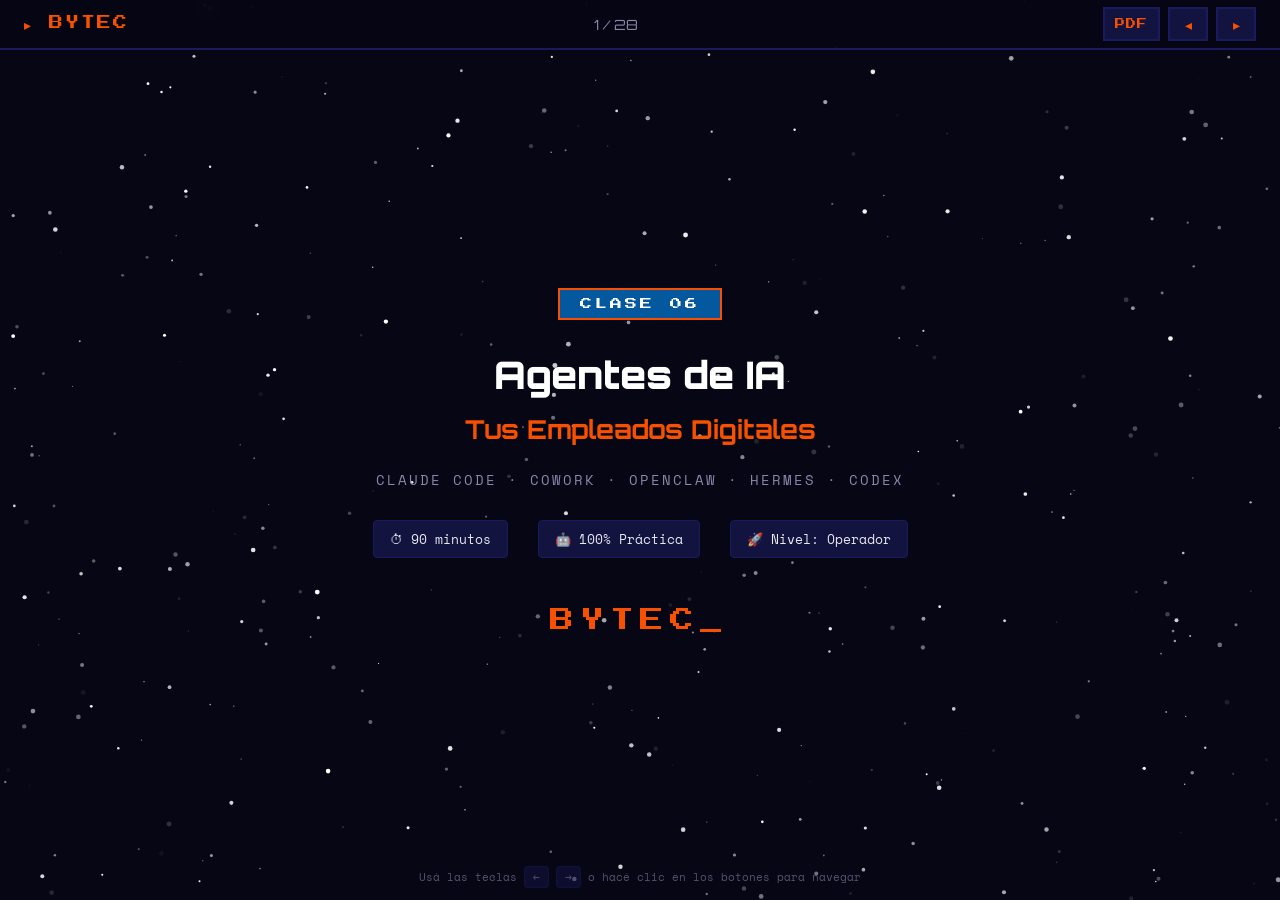
<file: clase-6/index.html>
<!DOCTYPE html>
<html lang="es">
<head>
    <meta charset="UTF-8">
    <meta name="viewport" content="width=device-width, initial-scale=1.0">
    <title>BYTEC | Clase 6: Agentes de IA</title>
    <link rel="icon" type="image/png" href="../assets/favicon-96x96.png" sizes="96x96">
    <link rel="icon" type="image/svg+xml" href="../assets/favicon.svg">
    <link rel="shortcut icon" href="../assets/favicon.ico">
    <link rel="stylesheet" href="style.css">
    <link rel="preconnect" href="https://fonts.googleapis.com">
    <link href="https://fonts.googleapis.com/css2?family=Press+Start+2P&family=Space+Mono:wght@400;700&family=Orbitron:wght@400;700;900&display=swap" rel="stylesheet">
</head>
<body>

    <canvas id="stars"></canvas>

    <nav class="nav-bar">
        <a href="../index.html" class="nav-logo">▸ BYTEC</a>
        <span class="nav-progress" id="navProgress">1 / 28</span>
        <div class="nav-controls">
            <button class="nav-btn pdf-btn" onclick="downloadPDF()" title="Descargar como PDF" aria-label="Descargar PDF">PDF</button>
            <button class="nav-btn" id="prevBtn" onclick="changeSlide(-1)">◂</button>
            <button class="nav-btn" id="nextBtn" onclick="changeSlide(1)">▸</button>
        </div>
    </nav>

    <main class="slides-container" id="slidesContainer">

        <!-- ==================== SLIDE 1: PORTADA ==================== -->
        <section class="slide active" data-slide="0">
            <div class="slide-content slide-title-content">
                <div class="pixel-badge">CLASE 06</div>
                <h1 class="title-main">Agentes de IA<br><span class="title-accent">Tus Empleados Digitales</span></h1>
                <p class="title-sub">Claude Code · Cowork · OpenClaw · Hermes · Codex</p>
                <div class="title-meta">
                    <span class="meta-item">⏱ 90 minutos</span>
                    <span class="meta-item">🤖 100% Práctica</span>
                    <span class="meta-item">🚀 Nivel: Operador</span>
                </div>
                <div class="title-logo">BYTEC<span class="blink">_</span></div>
            </div>
        </section>

        <!-- ==================== SLIDE 2: OBJETIVO ==================== -->
        <section class="slide" data-slide="1">
            <div class="slide-content">
                <h2 class="slide-heading">🎯 Objetivo de Hoy</h2>
                <div class="objective-card">
                    <p class="objective-text">Conocer los <strong>agentes de IA</strong>: el siguiente nivel después de los chatbots. Vamos a entender qué son, cómo funcionan y cuáles son los más importantes en 2026 (Claude Code, Cowork, OpenClaw, Hermes y más). Hoy la IA deja de ser una herramienta para convertirse en <strong>tu equipo digital</strong>.</p>
                </div>
                <div class="timeline">
                    <div class="timeline-item">
                        <span class="timeline-time">10 min</span>
                        <span class="timeline-label">¿Qué es un agente de IA?</span>
                    </div>
                    <div class="timeline-item">
                        <span class="timeline-time">10 min</span>
                        <span class="timeline-label">Cómo funcionan los agentes</span>
                    </div>
                    <div class="timeline-item active-timeline">
                        <span class="timeline-time">35 min</span>
                        <span class="timeline-label">Los agentes top de 2026</span>
                    </div>
                    <div class="timeline-item active-timeline">
                        <span class="timeline-time">25 min</span>
                        <span class="timeline-label">Ejercicios prácticos</span>
                    </div>
                    <div class="timeline-item">
                        <span class="timeline-time">5 min</span>
                        <span class="timeline-label">¿Cuál elegir? + Ética</span>
                    </div>
                    <div class="timeline-item">
                        <span class="timeline-time">5 min</span>
                        <span class="timeline-label">Cierre del curso</span>
                    </div>
                </div>
            </div>
        </section>

        <!-- ==================== SLIDE 3: QUÉ ES UN AGENTE ==================== -->
        <section class="slide" data-slide="2">
            <div class="slide-content">
                <h2 class="slide-heading">🤖 ¿Qué es un Agente de IA?</h2>
                <p class="slide-text">Un agente de IA es <strong>una IA que actúa por sí misma</strong>. No solo responde preguntas: usa herramientas, ejecuta tareas, toma decisiones y se mueve solo hacia un objetivo.</p>
                <div class="comparison-box">
                    <div class="comparison-side">
                        <h3 class="comparison-title old">Chatbot tradicional 💬</h3>
                        <p style="margin-top: 12px; font-size: 13px;">Le hacés una pregunta, te responde. Le pedís otra cosa, te responde. <strong>Vos hacés todo el trabajo</strong> de copiar, pegar, ejecutar.</p>
                    </div>
                    <div class="comparison-arrow">vs</div>
                    <div class="comparison-side">
                        <h3 class="comparison-title new">Agente de IA 🤖</h3>
                        <p style="margin-top: 12px; font-size: 13px;">Le decís el objetivo y se encarga: <strong>navega, hace clic, escribe, manda mensajes, edita archivos</strong> y vuelve cuando terminó.</p>
                    </div>
                </div>
                <div class="highlight-box">
                    <p>⚡ <strong>Ejemplo simple:</strong> Un chatbot te dice "<em>Para reservar el vuelo, andá a la web, completá los datos, pagá...</em>". Un agente <strong>directamente reserva el vuelo</strong> por vos mientras vos hacés otra cosa.</p>
                </div>
            </div>
        </section>

        <!-- ==================== SLIDE 4: METÁFORA EMPLEADO DIGITAL ==================== -->
        <section class="slide" data-slide="3">
            <div class="slide-content">
                <h2 class="slide-heading">👨‍💼 La Metáfora del Empleado Digital</h2>
                <p class="slide-text">Pensá un agente como <strong>un empleado virtual</strong> al que contratás. Le explicás qué hacer, le das herramientas, y trabaja solo.</p>
                <div class="metaphor-box">
                    <div class="metaphor-item">
                        <div class="metaphor-icon">🎯</div>
                        <h3>Le das un objetivo</h3>
                        <p>"Resumí mis correos del día y hacé una lista de pendientes"</p>
                    </div>
                    <div class="metaphor-plus">▸</div>
                    <div class="metaphor-item">
                        <div class="metaphor-icon">🛠️</div>
                        <h3>Tiene herramientas</h3>
                        <p>Puede leer Gmail, escribir notas, buscar en internet, mandar mensajes</p>
                    </div>
                    <div class="metaphor-plus">▸</div>
                    <div class="metaphor-item">
                        <div class="metaphor-icon">✅</div>
                        <h3>Hace el trabajo</h3>
                        <p>Vos te tomás un café y volvés cuando ya terminó toda la tarea</p>
                    </div>
                </div>
                <div class="highlight-box">
                    <p>💡 <strong>Antes:</strong> Le pedías a ChatGPT que te ayude con un texto. <strong>Ahora:</strong> Un agente te organiza la agenda, te responde mails, te arma presentaciones, te prepara informes... <strong>solo</strong>.</p>
                </div>
            </div>
        </section>

        <!-- ==================== SLIDE 5: CÓMO FUNCIONAN ==================== -->
        <section class="slide" data-slide="4">
            <div class="slide-content">
                <h2 class="slide-heading">🔄 ¿Cómo Funciona un Agente?</h2>
                <p class="slide-text">Todos los agentes funcionan con el mismo <strong>ciclo de 4 pasos</strong>, repitiéndolo hasta que terminan la tarea:</p>
                <div class="agent-loop">
                    <div class="loop-step">
                        <div class="loop-icon">🧠</div>
                        <h4>1. PIENSA</h4>
                        <p>Analiza qué hay que hacer</p>
                    </div>
                    <div class="loop-arrow">▸</div>
                    <div class="loop-step">
                        <div class="loop-icon">⚡</div>
                        <h4>2. ACTÚA</h4>
                        <p>Usa una herramienta (clic, escribir...)</p>
                    </div>
                    <div class="loop-arrow">▸</div>
                    <div class="loop-step">
                        <div class="loop-icon">👁️</div>
                        <h4>3. OBSERVA</h4>
                        <p>Mira qué pasó como resultado</p>
                    </div>
                    <div class="loop-arrow">▸</div>
                    <div class="loop-step">
                        <div class="loop-icon">🔁</div>
                        <h4>4. DECIDE</h4>
                        <p>¿Sigue? ¿Cambia? ¿Terminó?</p>
                    </div>
                </div>
                <div class="highlight-box">
                    <p>🎯 <strong>Es como vos navegando una web:</strong> mirás la pantalla (observa), pensás dónde hacer clic (piensa), hacés clic (actúa) y mirás el resultado para decidir el próximo paso. La IA hace exactamente lo mismo, pero <strong>mucho más rápido</strong>.</p>
                </div>
            </div>
        </section>

        <!-- ==================== SLIDE 6: TIPOS DE AGENTES ==================== -->
        <section class="slide" data-slide="5">
            <div class="slide-content">
                <h2 class="slide-heading">🗂️ Tipos de Agentes en 2026</h2>
                <p class="slide-text">No hay un solo tipo. Cada agente está pensado para un escenario distinto. Estos son los <strong>4 grupos principales</strong>:</p>
                <div class="features-grid">
                    <div class="feature-card">
                        <span class="feature-icon">💻</span>
                        <h4>Agentes de Código</h4>
                        <p>Diseñados para programar y modificar archivos. Ej: <strong>Claude Code, Codex, Cursor</strong></p>
                    </div>
                    <div class="feature-card">
                        <span class="feature-icon">💼</span>
                        <h4>Agentes de Trabajo</h4>
                        <p>Para profesionales no técnicos: informes, planillas, mails. Ej: <strong>Claude Cowork</strong></p>
                    </div>
                    <div class="feature-card">
                        <span class="feature-icon">📱</span>
                        <h4>Agentes Personales</h4>
                        <p>Viven en WhatsApp, Telegram, Slack. Ej: <strong>OpenClaw, NanoClaw</strong></p>
                    </div>
                    <div class="feature-card">
                        <span class="feature-icon">🧬</span>
                        <h4>Auto-aprendizaje</h4>
                        <p>Aprenden de cada tarea y mejoran con el tiempo. Ej: <strong>Hermes Agent</strong></p>
                    </div>
                    <div class="feature-card">
                        <span class="feature-icon">🌐</span>
                        <h4>Navegadores Web</h4>
                        <p>Controlan el navegador como si fueras vos. Ej: <strong>Devin, Computer Use</strong></p>
                    </div>
                    <div class="feature-card">
                        <span class="feature-icon">🔒</span>
                        <h4>Seguros / Sealed</h4>
                        <p>Para datos sensibles, sin conexión externa. Ej: <strong>NanoClaw</strong></p>
                    </div>
                </div>
            </div>
        </section>

        <!-- ==================== SLIDE 7: CLAUDE CODE ==================== -->
        <section class="slide" data-slide="6">
            <div class="slide-content">
                <h2 class="slide-heading">💻 Claude Code: El Rey del Código</h2>
                <div class="agent-card-big">
                    <div class="agent-header">
                        <span class="agent-emoji">⚡</span>
                        <div class="agent-info">
                            <h3>Claude Code</h3>
                            <p class="agent-tagline">"Hacéme indispensable en tu trabajo"</p>
                        </div>
                    </div>
                    <div class="agent-meta">
                        <span class="agent-meta-tag">Anthropic</span>
                        <span class="agent-meta-tag pro">$20-200/mes</span>
                        <span class="agent-meta-tag">Opus 4.7</span>
                        <span class="agent-meta-tag">Terminal · IDE · Web</span>
                    </div>
                    <p class="agent-desc">El agente líder en tareas de código. Vive en tu terminal, en VS Code o en la web (claude.ai/code). Lee tu proyecto entero, modifica archivos, ejecuta comandos y maneja Git. <strong>87.6% en SWE-bench Verified</strong> — el mejor benchmark del mundo.</p>
                    <div class="agent-best-for"><strong>Ideal para:</strong> Programadores, gente que quiere entender su código, automatizar tareas técnicas o aprender a programar usando IA. <strong>También sirve para:</strong> análisis de datos, edición de videos por línea de comandos, o investigación.</div>
                </div>
                <div class="highlight-box">
                    <p>💡 <strong>Dato curioso:</strong> Anthropic renombró su SDK de "Claude Code SDK" a "Claude Agent SDK" porque la gente lo usa para mil cosas además de código: video, datos, notas, todo.</p>
                </div>
            </div>
        </section>

        <!-- ==================== SLIDE 8: CLAUDE COWORK ==================== -->
        <section class="slide" data-slide="7">
            <div class="slide-content">
                <h2 class="slide-heading">💼 Claude Cowork: La IA que Trabaja con Vos</h2>
                <div class="agent-card-big">
                    <div class="agent-header">
                        <span class="agent-emoji">🤝</span>
                        <div class="agent-info">
                            <h3>Claude Cowork</h3>
                            <p class="agent-tagline">"Tu compañero de oficina virtual"</p>
                        </div>
                    </div>
                    <div class="agent-meta">
                        <span class="agent-meta-tag">Anthropic</span>
                        <span class="agent-meta-tag pro">Claude Pro</span>
                        <span class="agent-meta-tag">Mac · Windows</span>
                        <span class="agent-meta-tag">Sin terminal</span>
                    </div>
                    <p class="agent-desc">El agente para profesionales que <strong>no son programadores</strong>. Vive dentro de la app Claude Desktop. Se conecta a Google Drive, Gmail, Excel, DocuSign y otras herramientas que ya usás. Hace tareas programadas y ejecuta workflows completos sin que tengas que hacer nada.</p>
                    <div class="agent-best-for"><strong>Ideal para:</strong> Contadores, abogados, administrativos, jefes de área, profesionales en general. Si trabajás con planillas, informes y mails todo el día, este es para vos.</div>
                </div>
                <div class="features-grid">
                    <div class="feature-card">
                        <span class="feature-icon">📧</span>
                        <h4>Lee y responde mails</h4>
                        <p>Conecta tu Gmail y responde correos rutinarios automáticamente</p>
                    </div>
                    <div class="feature-card">
                        <span class="feature-icon">📊</span>
                        <h4>Genera reportes</h4>
                        <p>Toma datos de tus planillas y arma informes ejecutivos</p>
                    </div>
                    <div class="feature-card">
                        <span class="feature-icon">📅</span>
                        <h4>Tareas programadas</h4>
                        <p>"Cada lunes, mandame un resumen del calendario de la semana"</p>
                    </div>
                </div>
            </div>
        </section>

        <!-- ==================== SLIDE 9: OPENCLAW ==================== -->
        <section class="slide" data-slide="8">
            <div class="slide-content">
                <h2 class="slide-heading">📱 OpenClaw: El Agente que Vive en tu WhatsApp</h2>
                <div class="agent-card-big">
                    <div class="agent-header">
                        <span class="agent-emoji">🦾</span>
                        <div class="agent-info">
                            <h3>OpenClaw</h3>
                            <p class="agent-tagline">"Convertite en la capa de automatización de tu vida"</p>
                        </div>
                    </div>
                    <div class="agent-meta">
                        <span class="agent-meta-tag pro">Open Source (MIT)</span>
                        <span class="agent-meta-tag pro">345K+ ⭐ GitHub</span>
                        <span class="agent-meta-tag">Multi-canal</span>
                        <span class="agent-meta-tag warning">Self-hosted</span>
                    </div>
                    <p class="agent-desc">El agente más viral de 2026 (creado por Peter Steinberger). Funciona en <strong>25+ canales</strong>: WhatsApp, Telegram, Slack, Discord, Signal y más. Es como tener un asistente personal disponible en cualquier app que ya usás. Tiene una <strong>tienda de "skills" (ClawHub)</strong> con miles de habilidades creadas por la comunidad.</p>
                    <div class="agent-best-for"><strong>Ideal para:</strong> Personas que viven en el celular, quieren automatizar la vida diaria (recordatorios, listas de compras, búsquedas, traducciones), o necesitan una IA personal que esté donde están ellos.</div>
                </div>
                <div class="info-cards">
                    <div class="info-card">
                        <h4>Lo que podés hacer</h4>
                        <ul>
                            <li>Pedirle por WhatsApp que te recuerde algo a las 3pm</li>
                            <li>Que te resuma un PDF que le mandás por Telegram</li>
                            <li>Que te traduzca un mensaje en cualquier idioma</li>
                            <li>Que te busque info y te mande la respuesta a Discord</li>
                        </ul>
                    </div>
                    <div class="info-card">
                        <h4>Atención: requiere setup</h4>
                        <ul>
                            <li>Hay que instalarlo en una computadora o servidor</li>
                            <li>Es gratis pero pagás el modelo de IA aparte</li>
                            <li>~$20-32/mes en costos de API total</li>
                            <li>Podés elegir qué modelo de IA usar (Claude, GPT, etc.)</li>
                        </ul>
                    </div>
                </div>
            </div>
        </section>

        <!-- ==================== SLIDE 10: HERMES AGENT ==================== -->
        <section class="slide" data-slide="9">
            <div class="slide-content">
                <h2 class="slide-heading">🧬 Hermes Agent: El que Aprende de Vos</h2>
                <div class="agent-card-big">
                    <div class="agent-header">
                        <span class="agent-emoji">🌱</span>
                        <div class="agent-info">
                            <h3>Hermes Agent</h3>
                            <p class="agent-tagline">"El agente que crece con vos"</p>
                        </div>
                    </div>
                    <div class="agent-meta">
                        <span class="agent-meta-tag pro">Open Source (Apache 2.0)</span>
                        <span class="agent-meta-tag pro">Multi-modelo</span>
                        <span class="agent-meta-tag">Nous Research</span>
                        <span class="agent-meta-tag">Memoria infinita</span>
                    </div>
                    <p class="agent-desc">Lo más innovador de 2026. Hermes <strong>aprende de cada interacción</strong>: cuando resolvés un problema con él, lo guarda como una "skill" que puede reutilizar. Mientras más lo usás, <strong>más rápido y preciso se vuelve</strong>. Tiene memoria persistente que construye un modelo de quién sos vos a lo largo del tiempo.</p>
                    <div class="agent-best-for"><strong>Ideal para:</strong> Personas que hacen tareas repetitivas, investigadores, estudiantes que estudian un tema durante meses, o cualquiera que quiera una IA que <strong>se vaya personalizando</strong> automáticamente.</div>
                </div>
                <div class="comparison-box">
                    <div class="comparison-side">
                        <h3 class="comparison-title old">Otros agentes 🤖</h3>
                        <p style="margin-top: 12px; font-size: 13px;">Cada conversación empieza de cero. Si le explicaste algo ayer, hoy se lo tenés que volver a explicar.</p>
                    </div>
                    <div class="comparison-arrow">vs</div>
                    <div class="comparison-side">
                        <h3 class="comparison-title new">Hermes 🧬</h3>
                        <p style="margin-top: 12px; font-size: 13px;">Recuerda tus preferencias, las soluciones que ya encontró, tu forma de hablar. <strong>Mejora 40% en tareas repetidas</strong> (verificado en ICLR).</p>
                    </div>
                </div>
            </div>
        </section>

        <!-- ==================== SLIDE 11: CODEX ==================== -->
        <section class="slide" data-slide="10">
            <div class="slide-content">
                <h2 class="slide-heading">⚙️ Codex: El Agente de OpenAI</h2>
                <div class="agent-card-big">
                    <div class="agent-header">
                        <span class="agent-emoji">🤖</span>
                        <div class="agent-info">
                            <h3>Codex (OpenAI)</h3>
                            <p class="agent-tagline">"El superapp de OpenAI"</p>
                        </div>
                    </div>
                    <div class="agent-meta">
                        <span class="agent-meta-tag">OpenAI</span>
                        <span class="agent-meta-tag pro">Incluido en ChatGPT Plus</span>
                        <span class="agent-meta-tag">GPT-5.4</span>
                        <span class="agent-meta-tag">3M usuarios/semana</span>
                    </div>
                    <p class="agent-desc">El agente de OpenAI para tareas técnicas. Funciona en la nube, terminal y app de Mac. En abril 2026 se convirtió en un "<strong>superapp</strong>": puede controlar tu computadora, navegar webs, generar imágenes y crear máquinas remotas para ejecutar tareas largas.</p>
                    <div class="agent-best-for"><strong>Ideal para:</strong> Si ya tenés ChatGPT Plus o Pro, <strong>ya viene incluido</strong>. Sirve para tareas en la nube, asincrónicas (le decís qué hacer y volvés más tarde a buscar el resultado).</div>
                </div>
                <div class="highlight-box">
                    <p>💡 <strong>Dato:</strong> Pasó de casi cero usuarios a <strong>3 millones por semana</strong> en solo 5 meses. La adopción más rápida de un agente de IA en la historia.</p>
                </div>
            </div>
        </section>

        <!-- ==================== SLIDE 12: OTROS AGENTES ==================== -->
        <section class="slide" data-slide="11">
            <div class="slide-content">
                <h2 class="slide-heading">🌌 Otros Agentes que Tenés que Conocer</h2>
                <p class="slide-text">El ecosistema de agentes en 2026 es enorme. Estos son los otros nombres importantes que vas a escuchar:</p>
                <div class="tools-grid">
                    <div class="tool-card">
                        <span class="tool-emoji">🎨</span>
                        <h4>Cursor</h4>
                        <div class="tool-tags">
                            <span class="tool-tag">$16/mes</span>
                            <span class="tool-tag pro">IDE visual</span>
                        </div>
                        <p>Editor de código con IA integrada. Ideal si preferís pantallas visuales antes que terminal. <strong>$50B de valuación</strong>.</p>
                    </div>
                    <div class="tool-card">
                        <span class="tool-emoji">💎</span>
                        <h4>Gemini CLI</h4>
                        <div class="tool-tags">
                            <span class="tool-tag pro">Gratis</span>
                            <span class="tool-tag">1M tokens</span>
                        </div>
                        <p>El agente de Google. <strong>Totalmente gratis</strong> con cuenta de Google. Bueno para empezar sin gastar nada.</p>
                    </div>
                    <div class="tool-card">
                        <span class="tool-emoji">🚀</span>
                        <h4>Devin</h4>
                        <div class="tool-tags">
                            <span class="tool-tag">$20/mes + uso</span>
                            <span class="tool-tag warning">Muy autónomo</span>
                        </div>
                        <p>El "ingeniero IA" autónomo. Le asignás una tarea como en un Trello y la resuelve solo, mandando un PR.</p>
                    </div>
                    <div class="tool-card">
                        <span class="tool-emoji">🔒</span>
                        <h4>NanoClaw</h4>
                        <div class="tool-tags">
                            <span class="tool-tag pro">Sealed container</span>
                            <span class="tool-tag pro">Open Source</span>
                        </div>
                        <p>Versión segura de OpenClaw. <strong>No envía datos afuera</strong> sin tu permiso. Para datos sensibles.</p>
                    </div>
                    <div class="tool-card">
                        <span class="tool-emoji">🐙</span>
                        <h4>GitHub Copilot</h4>
                        <div class="tool-tags">
                            <span class="tool-tag pro">$10/mes</span>
                            <span class="tool-tag">15M devs</span>
                        </div>
                        <p>El más usado del mundo. Se integra a tu editor y autocompleta código. Buena puerta de entrada.</p>
                    </div>
                    <div class="tool-card">
                        <span class="tool-emoji">🔓</span>
                        <h4>OpenCode</h4>
                        <div class="tool-tags">
                            <span class="tool-tag pro">Open Source</span>
                            <span class="tool-tag">75+ modelos</span>
                        </div>
                        <p>Agente de código open source. Soporta <strong>cualquier modelo</strong> (Claude, GPT, Llama local, etc.).</p>
                    </div>
                </div>
            </div>
        </section>

        <!-- ==================== SLIDE 13: TABLA COMPARATIVA ==================== -->
        <section class="slide" data-slide="12">
            <div class="slide-content">
                <h2 class="slide-heading">📊 Comparativa Rápida de los Top 5</h2>
                <p class="slide-text">Tabla resumen para que sepas <strong>cuál mirar primero</strong> según lo que necesitás:</p>
                <table class="agents-table">
                    <thead>
                        <tr>
                            <th>Agente</th>
                            <th>Mejor para</th>
                            <th>Plataforma</th>
                            <th>Precio</th>
                            <th>Aprende</th>
                            <th>Open Source</th>
                        </tr>
                    </thead>
                    <tbody>
                        <tr>
                            <td class="agent-name">Claude Code</td>
                            <td>Programar / técnico</td>
                            <td>Terminal · IDE</td>
                            <td>$20-200/mes</td>
                            <td class="check-no">No</td>
                            <td class="check-no">No</td>
                        </tr>
                        <tr>
                            <td class="agent-name">Claude Cowork</td>
                            <td>Profesional no-técnico</td>
                            <td>App Desktop</td>
                            <td>Claude Pro</td>
                            <td class="check-no">No</td>
                            <td class="check-no">No</td>
                        </tr>
                        <tr>
                            <td class="agent-name">OpenClaw</td>
                            <td>WhatsApp · Telegram · Slack</td>
                            <td>25+ apps</td>
                            <td>~$20-32/mes</td>
                            <td class="check-no">Memoria local</td>
                            <td class="check-yes">Sí (MIT)</td>
                        </tr>
                        <tr>
                            <td class="agent-name">Hermes Agent</td>
                            <td>Tareas que se repiten</td>
                            <td>Terminal · Multi</td>
                            <td>$5-20/mes</td>
                            <td class="check-yes">¡Sí!</td>
                            <td class="check-yes">Sí (Apache)</td>
                        </tr>
                        <tr>
                            <td class="agent-name">Codex</td>
                            <td>Tareas en la nube</td>
                            <td>Web · Mac · CLI</td>
                            <td>Incluido en ChatGPT</td>
                            <td class="check-partial">Memoria</td>
                            <td class="check-partial">CLI sí</td>
                        </tr>
                    </tbody>
                </table>
                <div class="highlight-box">
                    <p>🎯 <strong>Tip:</strong> Los profesionales avanzados <strong>combinan dos agentes</strong>: por ejemplo Claude Code (para tareas técnicas) + OpenClaw (para tareas personales). No te cases con uno solo.</p>
                </div>
            </div>
        </section>

        <!-- ==================== SLIDE 14: EJERCICIO 1 ==================== -->
        <section class="slide" data-slide="13">
            <div class="slide-content">
                <h2 class="slide-heading">💻 Ejercicio 1: Tu Primer Agente con Claude Cowork</h2>
                <div class="exercise-time-badge">⏱ 15 minutos</div>
                <span class="level-badge level-1">NIVEL 1 - INICIAL</span>
                <p class="slide-text"><strong>Objetivo:</strong> Probar tu primer agente real en un entorno amigable y sin terminal. <strong>Herramienta:</strong> Claude Desktop (descargable gratis).</p>
                <div class="step-cards" style="grid-template-columns: repeat(4, 1fr);">
                    <div class="step-card">
                        <span class="step-num">1</span>
                        <p>Descargá <strong>Claude Desktop</strong> desde <code>claude.ai/download</code> (Mac o Windows).</p>
                    </div>
                    <div class="step-card">
                        <span class="step-num">2</span>
                        <p>Iniciá sesión y activá <strong>"Cowork"</strong> en la configuración.</p>
                    </div>
                    <div class="step-card">
                        <span class="step-num">3</span>
                        <p>Pedile que <strong>te ayude con una tarea real</strong> (ver ejemplos abajo).</p>
                    </div>
                    <div class="step-card">
                        <span class="step-num">4</span>
                        <p><strong>Mirá cómo trabaja</strong>: te va a ir mostrando lo que hace paso a paso.</p>
                    </div>
                </div>
                <div class="code-block">
<pre><code><strong>Pedidos para probar (elegí uno):</strong>

"Armame una agenda semanal de estudio para aprender
guitarra, 30 minutos al día"

"Buscá en internet 5 recetas vegetarianas fáciles
y armame una lista de ingredientes única"

"Investigá qué necesito para visitar Japón:
documentos, vacunas, mejor época, presupuesto.
Resumime todo en una tabla"</code></pre>
                </div>
            </div>
        </section>

        <!-- ==================== SLIDE 15: EJERCICIO 2 ==================== -->
        <section class="slide" data-slide="14">
            <div class="slide-content">
                <h2 class="slide-heading">💻 Ejercicio 2: Vibe Coding con Claude Code</h2>
                <div class="exercise-time-badge">⏱ 20 minutos</div>
                <span class="level-badge level-2">NIVEL 2 - INTERMEDIO</span>
                <p class="slide-text"><strong>Objetivo:</strong> Crear algo real con Claude Code <strong>sin saber programar</strong>. Esto se llama "vibe coding": le decís lo que querés y la IA lo hace.</p>
                <div class="numbered-steps">
                    <div class="num-step">
                        <span class="num-step-number">01</span>
                        <h4>Acceso web</h4>
                        <p>Andá a <code>claude.ai/code</code></p>
                    </div>
                    <div class="num-step">
                        <span class="num-step-number">02</span>
                        <h4>Pedido claro</h4>
                        <p>Describí qué querés en castellano</p>
                    </div>
                    <div class="num-step">
                        <span class="num-step-number">03</span>
                        <h4>Mirá el proceso</h4>
                        <p>El agente piensa, crea, prueba</p>
                    </div>
                    <div class="num-step">
                        <span class="num-step-number">04</span>
                        <h4>Iterá</h4>
                        <p>Pedile cambios o mejoras</p>
                    </div>
                </div>
                <div class="practice-checklist">
                    <div class="check-item">🎮 <strong>Opción A:</strong> "Hacéme un juego del ahorcado en HTML que pueda abrir en mi navegador"</div>
                    <div class="check-item">📝 <strong>Opción B:</strong> "Creá una calculadora de propinas con diseño moderno y modo oscuro"</div>
                    <div class="check-item">🎨 <strong>Opción C:</strong> "Armame un generador de paletas de colores aleatorias para diseño"</div>
                    <div class="check-item">⏰ <strong>Opción D:</strong> "Creá un timer pomodoro (25 min trabajo, 5 min descanso) con notificaciones"</div>
                </div>
                <div class="highlight-box">
                    <p>🎯 <strong>Lo mágico:</strong> Vas a ver al agente pensar en voz alta, escribir el código, probarlo, encontrar errores y corregirlos. <strong>Sin que toques nada.</strong></p>
                </div>
            </div>
        </section>

        <!-- ==================== SLIDE 16: EJERCICIO 3 ==================== -->
        <section class="slide" data-slide="15">
            <div class="slide-content">
                <h2 class="slide-heading">💻 Ejercicio 3: Agente de Investigación</h2>
                <div class="exercise-time-badge">⏱ 15 minutos</div>
                <span class="level-badge level-1">NIVEL 1 - INICIAL</span>
                <p class="slide-text">Los agentes son <strong>excelentes investigadores</strong>: pueden buscar, leer múltiples fuentes y resumir. Vamos a aprovecharlo.</p>
                <div class="code-block">
<pre><code><strong>Prompt para usar en cualquier agente (Claude, ChatGPT, Gemini):</strong>

"Actuá como mi agente de investigación.

Tema: [TU TEMA, ej: las mejores universidades públicas
de Argentina / qué auto eléctrico me conviene comprar /
cómo funciona la economía circular]

Tareas:
1. Buscá información en al menos 5 fuentes diferentes
2. Comparalas entre sí
3. Identificá los puntos en común y las diferencias
4. Hacéme un resumen en formato tabla
5. Dame tu recomendación basada en evidencia
6. Citá las fuentes al final"</code></pre>
                </div>
                <div class="step-cards" style="grid-template-columns: repeat(2, 1fr);">
                    <div class="step-card">
                        <span class="step-num">1</span>
                        <p>Elegí un tema que te interese de verdad. Algo donde necesites tomar una decisión.</p>
                    </div>
                    <div class="step-card">
                        <span class="step-num">2</span>
                        <p>Pegá el prompt en tu agente preferido y <strong>observá cómo investiga solo</strong>.</p>
                    </div>
                </div>
            </div>
        </section>

        <!-- ==================== SLIDE 17: EJERCICIO 4 PERSONALIZACIÓN ==================== -->
        <section class="slide" data-slide="16">
            <div class="slide-content">
                <h2 class="slide-heading">💻 Ejercicio 4: Personalizá tu Agente</h2>
                <div class="exercise-time-badge">⏱ 15 minutos</div>
                <span class="level-badge level-2">NIVEL 2 - INTERMEDIO</span>
                <p class="slide-text">Los agentes <strong>se vuelven mejores cuando los personalizás</strong>. Vamos a darle a tu IA un "manual de cómo trabajar con vos".</p>
                <div class="code-block">
<pre><code><strong>Pedile a Claude o ChatGPT que cree tu manual personal:</strong>

"Quiero crear un documento de configuración personal
para que cualquier agente de IA me conozca.

Hacéme las preguntas necesarias para armar:
- Cómo me llamo y a qué me dedico
- Mis preferencias (cómo me gusta que me hablen,
  formales/informales, idioma, longitud de respuestas)
- Mis intereses principales y áreas en las que trabajo
- Mis valores y lo que NO quiero que hagas
- Herramientas que ya uso (Google Drive, Notion, etc.)
- Mi zona horaria y horario habitual

Después armá el documento en formato markdown
para que pueda copiarlo y pegarlo en cualquier
conversación nueva."</code></pre>
                </div>
                <div class="highlight-box">
                    <p>💡 <strong>Tip Pro:</strong> Guardá ese documento en notas. La próxima vez que abras una conversación nueva con cualquier IA, pegalo al inicio. La calidad de las respuestas <strong>mejora dramáticamente</strong>.</p>
                </div>
            </div>
        </section>

        <!-- ==================== SLIDE 18: MCP - EL ESTÁNDAR ==================== -->
        <section class="slide" data-slide="17">
            <div class="slide-content">
                <h2 class="slide-heading">🔌 MCP: El Estándar que Conecta Todo</h2>
                <p class="slide-text">MCP (Model Context Protocol) es como el <strong>USB de la IA</strong>: un estándar que permite que cualquier agente se conecte a cualquier servicio (Gmail, Notion, GitHub, tu base de datos...) sin reinventar la rueda.</p>
                <div class="metaphor-box">
                    <div class="metaphor-item">
                        <div class="metaphor-icon">🔌</div>
                        <h3>El "USB" de la IA</h3>
                        <p>Un solo conector para todos los agentes y todos los servicios.</p>
                    </div>
                    <div class="metaphor-plus">▸</div>
                    <div class="metaphor-item">
                        <div class="metaphor-icon">🛠️</div>
                        <h3>Plug & Play</h3>
                        <p>Conectás Notion una vez y cualquier agente que soporte MCP puede usarlo.</p>
                    </div>
                    <div class="metaphor-plus">▸</div>
                    <div class="metaphor-item">
                        <div class="metaphor-icon">🌐</div>
                        <h3>Estándar abierto</h3>
                        <p>Lo creó Anthropic pero todos lo adoptaron: OpenAI, Google, etc.</p>
                    </div>
                </div>
                <div class="info-cards">
                    <div class="info-card">
                        <h4>¿Por qué te importa?</h4>
                        <ul>
                            <li>Tu agente puede leer tu Drive sin desarrollo</li>
                            <li>Puede mandar mensajes en Slack con un click</li>
                            <li>Puede actualizar tu base de datos de Notion</li>
                            <li>Hay <strong>cientos de "MCPs"</strong> ya hechos para descargar</li>
                        </ul>
                    </div>
                    <div class="info-card">
                        <h4>Cómo se usa</h4>
                        <ul>
                            <li>Buscás un MCP en MCPMarket.com o similar</li>
                            <li>Lo agregás a tu agente con un par de clicks</li>
                            <li>Listo: el agente ya puede usar ese servicio</li>
                            <li>Sin código, sin configuración compleja</li>
                        </ul>
                    </div>
                </div>
            </div>
        </section>

        <!-- ==================== SLIDE 19: SKILLS Y MEMORIA ==================== -->
        <section class="slide" data-slide="18">
            <div class="slide-content">
                <h2 class="slide-heading">🧠 Skills, Memoria y Configuración</h2>
                <p class="slide-text">Los agentes modernos tienen <strong>3 conceptos clave</strong> que los hacen mejorar con el uso:</p>
                <div class="features-grid">
                    <div class="feature-card">
                        <span class="feature-icon">🎓</span>
                        <h4>Skills</h4>
                        <p>Habilidades específicas que el agente puede aprender. Como "expertise" puntual: editar fotos, traducir, programar en Python.</p>
                    </div>
                    <div class="feature-card">
                        <span class="feature-icon">💾</span>
                        <h4>Memoria</h4>
                        <p>Lo que el agente recuerda de vos entre sesiones: preferencias, trabajos anteriores, contexto.</p>
                    </div>
                    <div class="feature-card">
                        <span class="feature-icon">📜</span>
                        <h4>Reglas (.md)</h4>
                        <p>Archivos como <code>CLAUDE.md</code> o <code>SOUL.md</code> donde le explicás <strong>cómo trabajar con vos</strong>.</p>
                    </div>
                </div>
                <div class="highlight-box">
                    <p>💡 <strong>El secreto pro:</strong> Los que sacan más provecho de los agentes son los que <strong>invierten 30 minutos en configurarlos bien</strong>. Después de eso, el agente trabaja perfecto durante meses.</p>
                </div>
            </div>
        </section>

        <!-- ==================== SLIDE 20: CUÁL ELEGIR ==================== -->
        <section class="slide" data-slide="19">
            <div class="slide-content">
                <h2 class="slide-heading">🤔 ¿Cuál Agente Elegir?</h2>
                <p class="slide-text">Guía rápida según tu perfil. <strong>No hay un "mejor agente"</strong>, hay uno mejor para vos:</p>
                <div class="options-grid">
                    <div class="option-card">
                        <span class="option-emoji">👶</span>
                        <span class="option-label">Si recién empezás</span>
                        <h4>Claude Cowork o ChatGPT</h4>
                        <p class="option-sub">Sin instalación, sin terminal</p>
                        <p>Empezá por el agente más amigable. Sin curva de aprendizaje técnica.</p>
                    </div>
                    <div class="option-card">
                        <span class="option-emoji">📱</span>
                        <span class="option-label">Si vivís en el celular</span>
                        <h4>OpenClaw</h4>
                        <p class="option-sub">Tu IA donde sea que estés</p>
                        <p>Ideal si querés tu agente en WhatsApp, Telegram o Slack.</p>
                    </div>
                    <div class="option-card">
                        <span class="option-emoji">💻</span>
                        <span class="option-label">Si te gusta programar</span>
                        <h4>Claude Code o Codex</h4>
                        <p class="option-sub">Los más potentes técnicamente</p>
                        <p>El mejor experiencia para tareas técnicas, código y automatización profunda.</p>
                    </div>
                    <div class="option-card">
                        <span class="option-emoji">🔄</span>
                        <span class="option-label">Si hacés tareas repetidas</span>
                        <h4>Hermes Agent</h4>
                        <p class="option-sub">Aprende de vos, mejora con el uso</p>
                        <p>Si trabajás meses con el mismo proyecto, este se vuelve tu mejor aliado.</p>
                    </div>
                    <div class="option-card">
                        <span class="option-emoji">💰</span>
                        <span class="option-label">Si querés gratis</span>
                        <h4>Gemini CLI</h4>
                        <p class="option-sub">100% gratis con Google</p>
                        <p>El más generoso en el plan free. Ideal para experimentar sin gastar.</p>
                    </div>
                    <div class="option-card">
                        <span class="option-emoji">🔒</span>
                        <span class="option-label">Si manejás datos sensibles</span>
                        <h4>NanoClaw</h4>
                        <p class="option-sub">Sin enviar datos a la nube</p>
                        <p>Para profesionales con datos confidenciales (médicos, legales, etc.).</p>
                    </div>
                </div>
            </div>
        </section>

        <!-- ==================== SLIDE 21: ÉTICA ==================== -->
        <section class="slide" data-slide="20">
            <div class="slide-content">
                <h2 class="slide-heading">⚖️ Ética y Responsabilidad con Agentes</h2>
                <p class="slide-text">Los agentes son <strong>más poderosos que los chatbots</strong>: pueden ejecutar acciones reales en el mundo. Eso requiere reglas claras:</p>
                <div class="ethics-box">
                    <h4>🚫 Las 5 Reglas de Oro</h4>
                    <ul>
                        <li><strong>Nunca des contraseñas reales</strong> a un agente sin verificar la herramienta. Usá apps de confianza y revisá los permisos.</li>
                        <li><strong>Revisá lo que hace</strong> antes de aprobarlo. La mayoría de los agentes piden confirmación antes de acciones importantes (mandar mails, gastar plata, borrar archivos).</li>
                        <li><strong>No le des acceso a tus cuentas bancarias</strong> a menos que sea una herramienta oficial y verificada del banco.</li>
                        <li><strong>Sé transparente:</strong> si un mail lo escribió el agente, no inventes que lo hiciste vos. La gente cada vez detecta más estos casos.</li>
                        <li><strong>Cuidado con los datos sensibles:</strong> los agentes pueden enviar información a servidores de terceros. Para datos privados, usá agentes locales (NanoClaw, modelos en tu computadora).</li>
                    </ul>
                </div>
                <div class="highlight-box">
                    <p>💡 <strong>Regla simple:</strong> Si no le darías esa tarea a un becario nuevo en su primer día, tampoco se la des a un agente sin supervisión.</p>
                </div>
            </div>
        </section>

        <!-- ==================== SLIDE 22: TIPS PRO ==================== -->
        <section class="slide" data-slide="21">
            <div class="slide-content">
                <h2 class="slide-heading">⚡ Tips Pro para Trabajar con Agentes</h2>
                <p class="slide-text">Lo que aprendiste con prompts de chatbots <strong>también aplica acá</strong>, pero con algunas diferencias clave:</p>
                <div class="tips-grid">
                    <div class="tip-card">
                        <span class="tip-icon">🎯</span>
                        <h4>Objetivo claro</h4>
                        <p>No le digas "ayudame con X". Decile <em>"el resultado final que quiero es Y"</em>.</p>
                    </div>
                    <div class="tip-card">
                        <span class="tip-icon">📋</span>
                        <h4>Pasos en orden</h4>
                        <p>Si la tarea es compleja, dale <em>"primero hacé A, después B, después C"</em>.</p>
                    </div>
                    <div class="tip-card">
                        <span class="tip-icon">🚦</span>
                        <h4>Puntos de control</h4>
                        <p><em>"Pará y mostrame antes de mandar el mail"</em>. No le des autoridad total al toque.</p>
                    </div>
                    <div class="tip-card">
                        <span class="tip-icon">🔄</span>
                        <h4>Iterá rápido</h4>
                        <p>El primer intento rara vez sale perfecto. Pedí ajustes: <em>"hacelo más corto"</em>.</p>
                    </div>
                    <div class="tip-card">
                        <span class="tip-icon">💾</span>
                        <h4>Guardá los buenos</h4>
                        <p>Cuando un prompt te dé un gran resultado, anotalo. Vas a reutilizarlo mil veces.</p>
                    </div>
                    <div class="tip-card">
                        <span class="tip-icon">⏸️</span>
                        <h4>Sabé pararlo</h4>
                        <p>Si va por mal camino, frenalo y reformulá. No esperes que termine si está perdido.</p>
                    </div>
                </div>
            </div>
        </section>

        <!-- ==================== SLIDE 23: EJERCICIOS EXTRA ==================== -->
        <section class="slide" data-slide="22">
            <div class="slide-content">
                <h2 class="slide-heading">🏋️ Ejercicios Extra para Casa</h2>
                <p class="slide-text">Para los que quieren seguir profundizando, acá van 4 desafíos extra:</p>
                <div class="exercises-list">
                    <div class="exercise-card">
                        <span class="exercise-num">🤖</span>
                        <div>
                            <h4>Configurá tu Asistente Personal</h4>
                            <p>Creá un documento de configuración usando el ejercicio 4 y probalo en 3 agentes distintos. Compará los resultados.</p>
                        </div>
                        <span class="difficulty easy">Fácil</span>
                    </div>
                    <div class="exercise-card">
                        <span class="exercise-num">📲</span>
                        <div>
                            <h4>Instalá OpenClaw</h4>
                            <p>Seguí el tutorial oficial y poné OpenClaw en tu Telegram. Probá pedirle 5 cosas distintas durante una semana.</p>
                        </div>
                        <span class="difficulty hard">Avanzado</span>
                    </div>
                    <div class="exercise-card">
                        <span class="exercise-num">🌐</span>
                        <div>
                            <h4>Web con Claude Code</h4>
                            <p>Pedile a Claude Code que te haga una página web personal. Iterá hasta que te guste y publicala (te ayuda con eso también).</p>
                        </div>
                        <span class="difficulty medium">Medio</span>
                    </div>
                    <div class="exercise-card">
                        <span class="exercise-num">🔌</span>
                        <div>
                            <h4>Probá un MCP</h4>
                            <p>Buscá un MCP que te conecte tu Notion o tu Drive a Claude. Configuralo y pedile al agente que organice algo por vos.</p>
                        </div>
                        <span class="difficulty medium">Medio</span>
                    </div>
                </div>
            </div>
        </section>

        <!-- ==================== SLIDE 24: FUTURO ==================== -->
        <section class="slide" data-slide="23">
            <div class="slide-content">
                <h2 class="slide-heading">🔮 ¿Qué Viene en el Futuro?</h2>
                <p class="slide-text">Los agentes están evolucionando rapidísimo. Lo que viene en los próximos años va a cambiar todo otra vez:</p>
                <div class="features-grid">
                    <div class="feature-card">
                        <span class="feature-icon">👥</span>
                        <h4>Equipos de agentes</h4>
                        <p>No un agente, sino <strong>10 agentes especializados</strong> trabajando juntos en tu proyecto.</p>
                    </div>
                    <div class="feature-card">
                        <span class="feature-icon">🌍</span>
                        <h4>Agentes 24/7</h4>
                        <p>Trabajando mientras dormís. Te despertás con resultados ya hechos.</p>
                    </div>
                    <div class="feature-card">
                        <span class="feature-icon">🤝</span>
                        <h4>Marketplaces</h4>
                        <p>Tiendas donde comprás agentes especializados (como apps en App Store).</p>
                    </div>
                    <div class="feature-card">
                        <span class="feature-icon">🧬</span>
                        <h4>Personalización total</h4>
                        <p>Tu agente <strong>solo tuyo</strong>, entrenado en años de tu trabajo.</p>
                    </div>
                    <div class="feature-card">
                        <span class="feature-icon">🏛️</span>
                        <h4>Regulación</h4>
                        <p>Leyes nuevas sobre qué pueden y no pueden hacer los agentes en tu nombre.</p>
                    </div>
                    <div class="feature-card">
                        <span class="feature-icon">🌐</span>
                        <h4>Internet de agentes</h4>
                        <p>Agentes hablando con otros agentes para resolver tareas conjuntas.</p>
                    </div>
                </div>
            </div>
        </section>

        <!-- ==================== SLIDE 25: REPASO CURSO ==================== -->
        <section class="slide" data-slide="24">
            <div class="slide-content">
                <h2 class="slide-heading">🎓 Repaso: Tu Camino en el Curso</h2>
                <p class="slide-text">Mirá todo lo que aprendiste en estas 6 clases. <strong>De cero a operador de agentes</strong>:</p>
                <div class="numbered-steps" style="grid-template-columns: repeat(3, 1fr);">
                    <div class="num-step">
                        <span class="num-step-number">01</span>
                        <h4>¿Qué es la IA?</h4>
                        <p>Fundamentos, historia, ética y futuro</p>
                    </div>
                    <div class="num-step">
                        <span class="num-step-number">02</span>
                        <h4>Prompts</h4>
                        <p>Creatividad aumentada y A.I.D.A.</p>
                    </div>
                    <div class="num-step">
                        <span class="num-step-number">03</span>
                        <h4>Diseño Visual</h4>
                        <p>Imágenes, logos y avatares con IA</p>
                    </div>
                    <div class="num-step">
                        <span class="num-step-number">04</span>
                        <h4>Videos y Voz</h4>
                        <p>ElevenLabs, Veo3, Hedra y más</p>
                    </div>
                    <div class="num-step">
                        <span class="num-step-number">05</span>
                        <h4>Datos y Web</h4>
                        <p>Análisis y páginas sin código</p>
                    </div>
                    <div class="num-step">
                        <span class="num-step-number">06</span>
                        <h4>Agentes</h4>
                        <p>Empleados digitales que trabajan por vos</p>
                    </div>
                </div>
                <div class="highlight-box">
                    <p>🎯 <strong>Lo más importante:</strong> No se trata de saber todas las herramientas. Se trata de <strong>saber cómo pensar</strong> con IA: definir objetivos, pedir bien, iterar y combinar herramientas.</p>
                </div>
            </div>
        </section>

        <!-- ==================== SLIDE 26: PROYECTO FINAL ==================== -->
        <section class="slide" data-slide="25">
            <div class="slide-content">
                <h2 class="slide-heading">🚀 Tu Proyecto Final</h2>
                <p class="slide-text">El último desafío del curso: <strong>creá un proyecto personal completo</strong> usando todo lo aprendido. Acá van 4 ideas:</p>
                <div class="options-grid">
                    <div class="option-card">
                        <span class="option-emoji">🎬</span>
                        <span class="option-label">Proyecto A</span>
                        <h4>Mini-Documental</h4>
                        <p class="option-sub">Sobre un tema que te apasione</p>
                        <p>Guion (clase 2) + imágenes (clase 3) + voz y video (clase 4) + página web para mostrarlo (clase 5) + agente que te ayude a investigar (clase 6).</p>
                    </div>
                    <div class="option-card">
                        <span class="option-emoji">🎨</span>
                        <span class="option-label">Proyecto B</span>
                        <h4>Tu Marca Personal</h4>
                        <p class="option-sub">Identidad visual completa</p>
                        <p>Logo + paleta de colores + avatar + voz para presentarte + página web personal + agente que te ayude con tus redes.</p>
                    </div>
                    <div class="option-card">
                        <span class="option-emoji">📚</span>
                        <span class="option-label">Proyecto C</span>
                        <h4>Sitio Educativo</h4>
                        <p class="option-sub">Enseñá algo que sabés</p>
                        <p>Tema + guiones + ilustraciones + videos explicativos + página con todo + agente que responda dudas a los estudiantes.</p>
                    </div>
                    <div class="option-card">
                        <span class="option-emoji">🤖</span>
                        <span class="option-label">Proyecto D</span>
                        <h4>Sistema Personal</h4>
                        <p class="option-sub">IA que maneje tu vida</p>
                        <p>Configurá Claude Cowork + OpenClaw para que te organicen mails, calendarios, tareas, recordatorios y resúmenes diarios.</p>
                    </div>
                </div>
            </div>
        </section>

        <!-- ==================== SLIDE 27: TAREA Y CIERRE PARTE 1 ==================== -->
        <section class="slide" data-slide="26">
            <div class="slide-content">
                <h2 class="slide-heading">📝 Desafío Final del Curso</h2>
                <div class="homework-card">
                    <h3>Tu Proyecto Personal con IA</h3>
                    <p>Después de este curso, <strong>el siguiente paso es practicar</strong>. Estos son los desafíos:</p>
                    <ul>
                        <li><strong>Esta semana:</strong> Probá al menos 2 agentes distintos del nivel 1</li>
                        <li><strong>Este mes:</strong> Configurá tu manual personal y guardalo para usarlo siempre</li>
                        <li><strong>Este trimestre:</strong> Elegí uno de los 4 proyectos y hacelo de principio a fin</li>
                        <li><strong>Para el largo plazo:</strong> Mantenete actualizado siguiendo las novedades del ecosistema</li>
                        <li><strong>Compartí:</strong> Mostrá tu proyecto a otros, enseñá lo que aprendiste, sumate a comunidades</li>
                        <li><strong>Recordá:</strong> La IA cambia rápido. Lo que aprendiste hoy es la <strong>forma de pensar</strong>, no las herramientas puntuales.</li>
                    </ul>
                </div>
                <div class="highlight-box">
                    <p>💡 <strong>Verdad incómoda:</strong> En 6 meses, varias de las herramientas que vimos van a ser distintas. Pero la <strong>mentalidad de "trabajo con IA"</strong> que ganaste te va a servir para siempre.</p>
                </div>
            </div>
        </section>

        <!-- ==================== SLIDE 28: CIERRE FINAL ==================== -->
        <section class="slide" data-slide="27">
            <div class="slide-content slide-title-content">
                <div class="pixel-badge">CURSO COMPLETADO</div>
                <h1 class="title-main" style="font-size: 32px;">¡Felicitaciones!<br><span class="title-accent">Sos parte de la primera generación que entiende la IA</span></h1>
                <p class="title-sub" style="margin-top: 30px;">6 clases · 90 minutos cada una · Cientos de ejercicios</p>
                <div class="closing-message">
                    <p>De observar la IA → a usarla → a colaborar con ella.<br>Ahora tenés las herramientas para que la IA <strong>trabaje por vos</strong>.</p>
                </div>
                <div class="title-meta">
                    <span class="meta-item">🎓 Curso completo</span>
                    <span class="meta-item">🚀 Próximo nivel: Práctica</span>
                    <span class="meta-item">💜 Gracias por venir</span>
                </div>
                <div class="title-logo">BYTEC<span class="blink">_</span></div>
            </div>
        </section>

    </main>

    <div class="keyboard-hint desktop-only">
        Usá las teclas <kbd>←</kbd> <kbd>→</kbd> o hacé clic en los botones para navegar
    </div>
    <div class="keyboard-hint mobile-only">
        Deslizá con el dedo <span class="swipe-icon">👆</span> para pasar los slides
    </div>

    <div class="mobile-overlay" id="mobileOverlay">
        <div class="overlay-content">
            <div class="overlay-icon">
                <span class="swipe-hand">👆</span>
                <div class="swipe-arrows">
                    <span class="swipe-arrow-left">◂</span>
                    <span class="swipe-arrow-right">▸</span>
                </div>
            </div>
            <h3 class="overlay-title">¡Bienvenido!</h3>
            <p class="overlay-text">Deslizá con el dedo hacia la <strong>izquierda</strong> o <strong>derecha</strong> para navegar entre los slides.</p>
            <p class="overlay-text small">También podés usar los botones <strong>◂ ▸</strong> de arriba.</p>
            <button class="overlay-btn" id="overlayBtn">¡Entendido, empecemos!</button>
        </div>
    </div>

    <script>
        const canvas = document.getElementById('stars');
        const ctx = canvas.getContext('2d');
        let stars = [];

        function resizeCanvas() {
            canvas.width = window.innerWidth;
            canvas.height = window.innerHeight;
        }

        function createStars() {
            stars = [];
            const count = Math.floor((canvas.width * canvas.height) / 3000);
            for (let i = 0; i < count; i++) {
                stars.push({
                    x: Math.random() * canvas.width,
                    y: Math.random() * canvas.height,
                    size: Math.random() * 2 + 0.5,
                    opacity: Math.random(),
                    speed: Math.random() * 0.02 + 0.005
                });
            }
        }

        function drawStars() {
            ctx.clearRect(0, 0, canvas.width, canvas.height);
            stars.forEach(star => {
                star.opacity += star.speed;
                if (star.opacity > 1 || star.opacity < 0) star.speed *= -1;
                ctx.beginPath();
                ctx.arc(star.x, star.y, star.size, 0, Math.PI * 2);
                ctx.fillStyle = `rgba(255, 255, 255, ${Math.abs(star.opacity)})`;
                ctx.fill();
            });
            requestAnimationFrame(drawStars);
        }

        resizeCanvas();
        createStars();
        drawStars();
        window.addEventListener('resize', () => { resizeCanvas(); createStars(); });

        function loadScript(src) {
            return new Promise((resolve, reject) => {
                if (document.querySelector('script[data-src="' + src + '"]')) return resolve();
                const s = document.createElement('script');
                s.src = src;
                s.dataset.src = src;
                s.onload = resolve;
                s.onerror = () => reject(new Error('No se pudo cargar ' + src));
                document.head.appendChild(s);
            });
        }

        function ensurePdfLoader() {
            let loader = document.getElementById('pdfLoader');
            if (loader) return loader;
            loader = document.createElement('div');
            loader.id = 'pdfLoader';
            loader.className = 'pdf-loader';
            loader.innerHTML = '<div class="pdf-loader-spinner"></div>' +
                '<div class="pdf-loader-text">Generando PDF</div>' +
                '<div class="pdf-loader-progress" id="pdfLoaderProgress">Preparando…</div>';
            document.body.appendChild(loader);
            return loader;
        }

        async function downloadPDF() {
            const className = document.title.replace('BYTEC | ', '').trim();
            const safeName = className.replace(/[\\/:*?"<>|]/g, '').trim();
            const loader = ensurePdfLoader();
            const progressEl = loader.querySelector('#pdfLoaderProgress');
            loader.classList.add('active');
            progressEl.textContent = 'Cargando librerías…';

            const slidesAll = document.querySelectorAll('.slide');
            const total = slidesAll.length;

            try {
                await loadScript('https://cdnjs.cloudflare.com/ajax/libs/html2canvas/1.4.1/html2canvas.min.js');
                await loadScript('https://cdnjs.cloudflare.com/ajax/libs/jspdf/2.5.1/jspdf.umd.min.js');

                slidesAll.forEach((slide, idx) => {
                    if (slide.querySelector('.pdf-header')) return;
                    const header = document.createElement('div');
                    header.className = 'pdf-header';
                    header.innerHTML = '<img src="../assets/logo.png" alt="BYTEC Academy" crossorigin="anonymous"><span class="pdf-brand">BYTEC<small>ACADEMY</small></span>';
                    slide.insertBefore(header, slide.firstChild);

                    const footer = document.createElement('div');
                    footer.className = 'pdf-footer';
                    footer.innerHTML = '<span>' + className + '</span><span>' + (idx + 1) + ' / ' + total + '</span>';
                    slide.appendChild(footer);
                });

                document.body.classList.add('pdf-mode');
                await new Promise(r => setTimeout(r, 400));

                const { jsPDF } = window.jspdf;
                const pdf = new jsPDF({ orientation: 'landscape', unit: 'mm', format: 'a4' });
                const pdfW = pdf.internal.pageSize.getWidth();
                const pdfH = pdf.internal.pageSize.getHeight();

                for (let i = 0; i < slidesAll.length; i++) {
                    progressEl.textContent = 'Slide ' + (i + 1) + ' de ' + total;
                    const canvas = await html2canvas(slidesAll[i], {
                        scale: 2,
                        backgroundColor: '#060614',
                        logging: false,
                        useCORS: true,
                        allowTaint: true,
                        windowWidth: 1280
                    });

                    const imgData = canvas.toDataURL('image/jpeg', 0.92);
                    if (i > 0) pdf.addPage();

                    const ratio = canvas.height / canvas.width;
                    let imgW = pdfW;
                    let imgH = pdfW * ratio;
                    if (imgH > pdfH) {
                        imgH = pdfH;
                        imgW = pdfH / ratio;
                    }
                    const x = (pdfW - imgW) / 2;
                    const y = (pdfH - imgH) / 2;
                    pdf.addImage(imgData, 'JPEG', x, y, imgW, imgH);
                }

                progressEl.textContent = 'Descargando…';
                pdf.save('BYTEC - ' + safeName + '.pdf');
            } catch (err) {
                console.error('Error generando PDF:', err);
                alert('Hubo un error al generar el PDF. Probá nuevamente.');
            } finally {
                document.body.classList.remove('pdf-mode');
                document.querySelectorAll('.pdf-header, .pdf-footer').forEach(el => el.remove());
                loader.classList.remove('active');
            }
        }

        if (new URLSearchParams(window.location.search).get('download') === 'pdf') {
            window.addEventListener('load', () => setTimeout(downloadPDF, 800));
        }

        let currentSlide = 0;
        const slides = document.querySelectorAll('.slide');
        const totalSlides = slides.length;
        const navProgress = document.getElementById('navProgress');

        function updateSlide() {
            slides.forEach((slide, i) => {
                slide.classList.remove('active');
                if (i === currentSlide) slide.classList.add('active');
            });
            navProgress.textContent = `${currentSlide + 1} / ${totalSlides}`;
            document.getElementById('prevBtn').disabled = currentSlide === 0;
            document.getElementById('nextBtn').disabled = currentSlide === totalSlides - 1;
        }

        function changeSlide(dir) {
            const next = currentSlide + dir;
            if (next >= 0 && next < totalSlides) {
                currentSlide = next;
                updateSlide();
            }
        }

        document.addEventListener('keydown', (e) => {
            if (e.key === 'ArrowRight' || e.key === ' ') changeSlide(1);
            if (e.key === 'ArrowLeft') changeSlide(-1);
        });

        let touchStartX = 0;
        let touchStartY = 0;
        document.addEventListener('touchstart', e => {
            touchStartX = e.changedTouches[0].screenX;
            touchStartY = e.changedTouches[0].screenY;
        }, { passive: true });
        document.addEventListener('touchend', e => {
            const diffX = touchStartX - e.changedTouches[0].screenX;
            const diffY = touchStartY - e.changedTouches[0].screenY;
            if (Math.abs(diffX) > Math.abs(diffY) && Math.abs(diffX) > 50) {
                changeSlide(diffX > 0 ? 1 : -1);
            }
        }, { passive: true });

        (function() {
            const overlay = document.getElementById('mobileOverlay');
            const btn = document.getElementById('overlayBtn');
            const isTouchDevice = ('ontouchstart' in window) || (navigator.maxTouchPoints > 0);
            const storageKey = 'bytec-swipe-hint-seen';

            if (isTouchDevice && !localStorage.getItem(storageKey)) {
                overlay.classList.add('visible');
            }

            btn.addEventListener('click', () => {
                overlay.classList.remove('visible');
                overlay.classList.add('hiding');
                localStorage.setItem(storageKey, 'true');
                setTimeout(() => { overlay.style.display = 'none'; }, 400);
            });

            overlay.addEventListener('click', (e) => {
                if (e.target === overlay) {
                    btn.click();
                }
            });
        })();
    </script>

</body>
</html>
</file>
<file: style.css>
/* ================================================
   BYTEC — AI Course Portal Styles
   Theme: Space + Pixel · #f75001, #04589d
   ================================================ */

:root {
    --orange: #f75001;
    --orange-dark: #c94400;
    --orange-glow: rgba(247, 80, 1, 0.4);
    --blue: #04589d;
    --blue-glow: rgba(4, 88, 157, 0.3);
    --dark-bg: #050510;
    --dark-surface: #0a0a24;
    --dark-card: #0e0e30;
    --dark-border: #1a1a50;
    --light-text: #e0e0f0;
    --muted-text: #7878a0;
}

* {
    margin: 0;
    padding: 0;
    box-sizing: border-box;
}

html {
    scroll-behavior: smooth;
}

body {
    font-family: 'Space Mono', monospace;
    background-color: var(--dark-bg);
    color: var(--light-text);
    min-height: 100vh;
    overflow-x: hidden;
}

/* ==================== STARS ==================== */

#stars {
    position: fixed;
    top: 0;
    left: 0;
    width: 100%;
    height: 100%;
    z-index: 0;
    pointer-events: none;
}

/* ==================== FLOATING PIXELS ==================== */

.pixel-float {
    position: fixed;
    width: 6px;
    height: 6px;
    background: var(--orange);
    opacity: 0.15;
    z-index: 0;
    pointer-events: none;
    animation: float-drift 20s ease-in-out infinite;
}

.pixel-1 { top: 12%; left: 8%; animation-delay: 0s; width: 4px; height: 4px; }
.pixel-2 { top: 30%; right: 12%; animation-delay: -4s; background: var(--blue); width: 8px; height: 8px; }
.pixel-3 { top: 55%; left: 5%; animation-delay: -8s; width: 5px; height: 5px; }
.pixel-4 { top: 70%; right: 7%; animation-delay: -12s; background: var(--blue); }
.pixel-5 { top: 85%; left: 15%; animation-delay: -16s; width: 4px; height: 4px; }
.pixel-6 { top: 20%; right: 20%; animation-delay: -6s; width: 3px; height: 3px; background: var(--blue); }

@keyframes float-drift {
    0%, 100% { transform: translate(0, 0) rotate(0deg); }
    25% { transform: translate(20px, -30px) rotate(90deg); }
    50% { transform: translate(-15px, 20px) rotate(180deg); }
    75% { transform: translate(25px, 15px) rotate(270deg); }
}

/* ==================== CONTAINER ==================== */

.container {
    position: relative;
    z-index: 1;
    max-width: 1000px;
    margin: 0 auto;
    padding: 0 24px;
}

/* ==================== HERO ==================== */

.hero {
    text-align: center;
    padding: 80px 0 60px;
}

.hero-badge {
    display: inline-block;
    font-family: 'Press Start 2P', cursive;
    font-size: 10px;
    letter-spacing: 8px;
    color: var(--muted-text);
    border: 1px solid var(--dark-border);
    padding: 6px 20px;
    margin-bottom: 20px;
}

.hero-title {
    font-family: 'Press Start 2P', cursive;
    font-size: 52px;
    color: var(--orange);
    letter-spacing: 8px;
    margin-bottom: 24px;
    text-shadow:
        0 0 20px var(--orange-glow),
        0 0 60px rgba(247, 80, 1, 0.15);
}

.blink {
    animation: blink-cursor 1s step-end infinite;
}

@keyframes blink-cursor {
    0%, 50% { opacity: 1; }
    51%, 100% { opacity: 0; }
}

.hero-divider {
    display: flex;
    align-items: center;
    justify-content: center;
    gap: 8px;
    margin-bottom: 24px;
}

.divider-pixel {
    width: 6px;
    height: 6px;
    background: var(--orange);
    opacity: 0.6;
}

.divider-line {
    width: 120px;
    height: 2px;
    background: linear-gradient(90deg, transparent, var(--orange), transparent);
}

.hero-subtitle {
    font-family: 'Orbitron', sans-serif;
    font-size: 22px;
    font-weight: 700;
    color: white;
    letter-spacing: 3px;
    margin-bottom: 16px;
}

.hero-desc {
    font-size: 14px;
    color: var(--muted-text);
    max-width: 560px;
    margin: 0 auto 36px;
    line-height: 1.8;
}

.hero-stats {
    display: flex;
    align-items: center;
    justify-content: center;
    gap: 28px;
}

.stat {
    text-align: center;
}

.stat-number {
    display: block;
    font-family: 'Orbitron', sans-serif;
    font-size: 32px;
    font-weight: 900;
    color: var(--orange);
}

.stat-label {
    font-size: 11px;
    color: var(--muted-text);
    text-transform: uppercase;
    letter-spacing: 2px;
}

.stat-sep {
    color: var(--dark-border);
    font-size: 8px;
}

/* ==================== CLASSES SECTION ==================== */

.classes-section {
    padding: 20px 0 60px;
}

.section-title {
    font-family: 'Orbitron', sans-serif;
    font-size: 14px;
    font-weight: 700;
    color: var(--muted-text);
    text-transform: uppercase;
    letter-spacing: 2px;
    margin-bottom: 28px;
}

.section-icon {
    color: var(--orange);
    margin-right: 8px;
}

/* ==================== CLASS CARDS ==================== */

.classes-grid {
    display: flex;
    flex-direction: column;
    gap: 12px;
}

.class-card {
    display: grid;
    grid-template-columns: 80px 1fr auto;
    align-items: center;
    gap: 20px;
    background: var(--dark-card);
    border: 1px solid var(--dark-border);
    border-radius: 8px;
    padding: 24px;
    text-decoration: none;
    color: inherit;
    position: relative;
    overflow: hidden;
    transition: all 0.35s cubic-bezier(0.4, 0, 0.2, 1);
}

.card-glow {
    position: absolute;
    top: 0;
    left: 0;
    width: 100%;
    height: 100%;
    opacity: 0;
    transition: opacity 0.35s;
    pointer-events: none;
    background: radial-gradient(ellipse at 20% 50%, var(--orange-glow) 0%, transparent 70%);
}

.class-card.available {
    border-color: var(--orange);
    background: linear-gradient(135deg, var(--dark-card) 0%, rgba(247, 80, 1, 0.04) 100%);
}

.class-card.available:hover {
    border-color: var(--orange);
    transform: translateX(6px);
    box-shadow:
        0 0 30px rgba(247, 80, 1, 0.15),
        inset 0 0 30px rgba(247, 80, 1, 0.03);
}

.class-card.available:hover .card-glow {
    opacity: 1;
}

.class-card.available:hover .card-number {
    color: var(--dark-bg);
    background: var(--orange);
    border-color: var(--orange);
    box-shadow: 0 0 20px var(--orange-glow);
}

.class-card.locked {
    cursor: default;
    opacity: 0.45;
}

.class-card.locked:hover {
    opacity: 0.55;
}

.card-number {
    font-family: 'Press Start 2P', cursive;
    font-size: 20px;
    color: var(--orange);
    width: 64px;
    height: 64px;
    display: flex;
    align-items: center;
    justify-content: center;
    border: 2px solid var(--dark-border);
    border-radius: 6px;
    background: var(--dark-surface);
    transition: all 0.35s;
    flex-shrink: 0;
}

.class-card.available .card-number {
    border-color: var(--orange);
}

.card-title {
    font-family: 'Orbitron', sans-serif;
    font-size: 16px;
    font-weight: 700;
    color: white;
    margin-bottom: 6px;
    line-height: 1.4;
}

.card-desc {
    font-size: 13px;
    color: var(--muted-text);
    line-height: 1.6;
    margin-bottom: 10px;
}

.card-tags {
    display: flex;
    gap: 8px;
    flex-wrap: wrap;
}

.tag {
    font-family: 'Space Mono', monospace;
    font-size: 10px;
    color: var(--blue);
    background: rgba(4, 88, 157, 0.15);
    border: 1px solid rgba(4, 88, 157, 0.3);
    padding: 3px 10px;
    border-radius: 3px;
    letter-spacing: 1px;
}

.class-card.available .tag {
    color: var(--orange);
    background: rgba(247, 80, 1, 0.1);
    border-color: rgba(247, 80, 1, 0.25);
}

.card-status {
    flex-shrink: 0;
}

.status-badge {
    font-family: 'Press Start 2P', cursive;
    font-size: 8px;
    padding: 8px 14px;
    border-radius: 4px;
    letter-spacing: 1px;
    white-space: nowrap;
}

.status-badge.active {
    background: rgba(247, 80, 1, 0.15);
    color: var(--orange);
    border: 1px solid var(--orange);
    animation: pulse-badge 2s ease-in-out infinite;
}

@keyframes pulse-badge {
    0%, 100% { box-shadow: 0 0 8px rgba(247, 80, 1, 0.2); }
    50% { box-shadow: 0 0 20px rgba(247, 80, 1, 0.5); }
}

.status-badge.coming-soon {
    background: rgba(120, 120, 160, 0.1);
    color: var(--muted-text);
    border: 1px solid var(--dark-border);
}

/* ==================== FOOTER ==================== */

.footer {
    text-align: center;
    padding: 40px 0 50px;
    border-top: 1px solid var(--dark-border);
}

.footer-logo {
    font-family: 'Press Start 2P', cursive;
    font-size: 16px;
    color: var(--orange);
    letter-spacing: 4px;
    margin-bottom: 12px;
}

.footer-text {
    font-size: 12px;
    color: var(--muted-text);
    font-style: italic;
    margin-bottom: 20px;
}

.footer-line {
    width: 40px;
    height: 2px;
    background: var(--dark-border);
    margin: 0 auto;
}

/* ==================== RESPONSIVE ==================== */

@media (max-width: 768px) {
    .hero {
        padding: 50px 0 40px;
    }

    .hero-title {
        font-size: 32px;
        letter-spacing: 4px;
    }

    .hero-subtitle {
        font-size: 16px;
        letter-spacing: 1px;
    }

    .hero-stats {
        gap: 16px;
    }

    .stat-number {
        font-size: 24px;
    }

    .class-card {
        grid-template-columns: 56px 1fr;
        gap: 14px;
        padding: 18px;
    }

    .card-number {
        width: 50px;
        height: 50px;
        font-size: 16px;
    }

    .card-status {
        grid-column: 1 / -1;
        text-align: center;
    }

    .card-title {
        font-size: 14px;
    }
}

@media (max-width: 480px) {
    .hero-title {
        font-size: 24px;
    }

    .hero-subtitle {
        font-size: 14px;
    }

    .hero-stats {
        flex-direction: column;
        gap: 12px;
    }

    .stat-sep {
        display: none;
    }

    .class-card {
        grid-template-columns: 1fr;
        text-align: center;
    }

    .card-number {
        margin: 0 auto;
    }

    .card-tags {
        justify-content: center;
    }

    .card-pdf-btn {
        position: static !important;
        margin-top: 8px;
        display: inline-block;
    }
}

/* ==================== CARD PDF DOWNLOAD BUTTON ==================== */

.card-pdf-btn {
    position: absolute;
    top: 10px;
    right: 12px;
    font-family: 'Press Start 2P', cursive;
    font-size: 8px;
    color: var(--muted-text);
    background: rgba(6, 6, 20, 0.6);
    border: 1px solid var(--dark-border);
    border-radius: 4px;
    padding: 5px 8px;
    letter-spacing: 1px;
    cursor: pointer;
    transition: all 0.2s;
    z-index: 5;
    user-select: none;
    line-height: 1;
}

.card-pdf-btn:hover {
    color: var(--orange);
    border-color: var(--orange);
    background: rgba(247, 80, 1, 0.15);
    box-shadow: 0 0 12px rgba(247, 80, 1, 0.3);
    transform: scale(1.05);
}

.class-card.locked .card-pdf-btn {
    display: none;
}
</file>
<file: clase-1/style.css>
/* ================================================
   BYTEC — Clase 1: ¿Qué es la IA? Styles
   Theme: Space + Pixel · Colors: #f75001, #04589d
   ================================================ */

:root {
    --orange: #f75001;
    --blue: #04589d;
    --dark-bg: #060614;
    --dark-surface: #0d0d2b;
    --dark-card: #131340;
    --dark-border: #1a1a5e;
    --light-text: #e8e8f0;
    --muted-text: #8888aa;
    --code-bg: #0c0c28;
    --success: #00e676;
    --warning: #ffab00;
    --danger: #ff6b6b;
}

* {
    margin: 0;
    padding: 0;
    box-sizing: border-box;
}

body {
    font-family: 'Space Mono', monospace;
    background-color: var(--dark-bg);
    color: var(--light-text);
    overflow: hidden;
    height: 100vh;
    width: 100vw;
}

/* ==================== STARS CANVAS ==================== */

#stars {
    position: fixed;
    top: 0;
    left: 0;
    width: 100%;
    height: 100%;
    z-index: 0;
    pointer-events: none;
}

/* ==================== NAVIGATION BAR ==================== */

.nav-bar {
    position: fixed;
    top: 0;
    left: 0;
    right: 0;
    height: 50px;
    background: rgba(6, 6, 20, 0.9);
    backdrop-filter: blur(10px);
    border-bottom: 2px solid var(--dark-border);
    display: flex;
    align-items: center;
    justify-content: space-between;
    padding: 0 24px;
    z-index: 100;
}

.nav-logo {
    font-family: 'Press Start 2P', cursive;
    font-size: 14px;
    color: var(--orange);
    letter-spacing: 2px;
    text-decoration: none;
}

.nav-logo:hover {
    text-shadow: 0 0 10px rgba(247, 80, 1, 0.6);
}

.nav-progress {
    font-family: 'Orbitron', sans-serif;
    font-size: 14px;
    color: var(--muted-text);
}

.nav-controls {
    display: flex;
    gap: 8px;
}

.nav-btn {
    background: var(--dark-card);
    border: 2px solid var(--dark-border);
    color: var(--orange);
    font-family: 'Press Start 2P', cursive;
    font-size: 14px;
    width: 40px;
    height: 34px;
    cursor: pointer;
    transition: all 0.2s;
    display: flex;
    align-items: center;
    justify-content: center;
}

.nav-btn:hover:not(:disabled) {
    background: var(--orange);
    color: var(--dark-bg);
    border-color: var(--orange);
    box-shadow: 0 0 15px rgba(247, 80, 1, 0.5);
}

.nav-btn:disabled {
    opacity: 0.3;
    cursor: not-allowed;
}

/* ==================== SLIDES ==================== */

.slides-container {
    position: relative;
    width: 100%;
    height: 100vh;
    z-index: 1;
}

.slide {
    position: absolute;
    top: 0;
    left: 0;
    width: 100%;
    height: 100%;
    display: flex;
    align-items: center;
    justify-content: center;
    opacity: 0;
    transform: translateX(60px);
    transition: all 0.5s cubic-bezier(0.4, 0, 0.2, 1);
    pointer-events: none;
    padding: 60px 40px 40px;
    overflow-y: auto;
}

.slide.active {
    opacity: 1;
    transform: translateX(0);
    pointer-events: all;
}

.slide-content {
    max-width: 960px;
    width: 100%;
    max-height: calc(100vh - 100px);
    overflow-y: auto;
    padding: 10px;
    scrollbar-width: thin;
    scrollbar-color: var(--orange) var(--dark-surface);
}

.slide-content::-webkit-scrollbar { width: 6px; }
.slide-content::-webkit-scrollbar-track { background: var(--dark-surface); }
.slide-content::-webkit-scrollbar-thumb { background: var(--orange); border-radius: 3px; }

/* ==================== TITLE SLIDE ==================== */

.slide-title-content { text-align: center; }

.pixel-badge {
    display: inline-block;
    font-family: 'Press Start 2P', cursive;
    font-size: 12px;
    background: var(--blue);
    color: white;
    padding: 8px 20px;
    border: 2px solid var(--orange);
    letter-spacing: 3px;
    margin-bottom: 30px;
    animation: badge-glow 2s ease-in-out infinite;
}

@keyframes badge-glow {
    0%, 100% { box-shadow: 0 0 10px rgba(247, 80, 1, 0.3); }
    50% { box-shadow: 0 0 25px rgba(247, 80, 1, 0.7); }
}

.title-main {
    font-family: 'Orbitron', sans-serif;
    font-size: 38px;
    font-weight: 900;
    line-height: 1.3;
    color: white;
    margin-bottom: 20px;
}

.title-accent { color: var(--orange); font-size: 26px; font-weight: 700; }

.title-sub {
    font-size: 14px;
    color: var(--muted-text);
    margin-bottom: 30px;
    letter-spacing: 2px;
    text-transform: uppercase;
}

.title-meta {
    display: flex;
    justify-content: center;
    gap: 30px;
    flex-wrap: wrap;
    margin-bottom: 50px;
}

.meta-item {
    font-size: 13px;
    color: var(--light-text);
    background: var(--dark-card);
    padding: 8px 16px;
    border: 1px solid var(--dark-border);
    border-radius: 4px;
}

.title-logo {
    font-family: 'Press Start 2P', cursive;
    font-size: 24px;
    color: var(--orange);
    letter-spacing: 6px;
}

.blink { animation: blink-cursor 1s step-end infinite; }

@keyframes blink-cursor {
    0%, 50% { opacity: 1; }
    51%, 100% { opacity: 0; }
}

/* ==================== SLIDE HEADINGS ==================== */

.slide-heading {
    font-family: 'Orbitron', sans-serif;
    font-size: 28px;
    font-weight: 700;
    color: var(--orange);
    margin-bottom: 20px;
    padding-bottom: 10px;
    border-bottom: 2px solid var(--dark-border);
}

.slide-text {
    font-size: 15px;
    line-height: 1.7;
    color: var(--light-text);
    margin-bottom: 20px;
}

/* ==================== OBJECTIVE CARD ==================== */

.objective-card {
    background: linear-gradient(135deg, var(--dark-card), var(--dark-surface));
    border: 2px solid var(--blue);
    border-radius: 8px;
    padding: 24px;
    margin-bottom: 30px;
    position: relative;
}

.objective-card::before {
    content: '>';
    font-family: 'Press Start 2P', cursive;
    position: absolute;
    top: 24px;
    left: -12px;
    color: var(--orange);
    font-size: 18px;
}

.objective-text { font-size: 16px; line-height: 1.8; }

/* ==================== TIMELINE ==================== */

.timeline {
    display: grid;
    grid-template-columns: repeat(3, 1fr);
    gap: 12px;
    margin-top: 10px;
}

.timeline-item {
    background: var(--dark-card);
    border: 1px solid var(--dark-border);
    padding: 14px;
    border-radius: 6px;
    text-align: center;
    transition: all 0.3s;
}

.timeline-item:hover { border-color: var(--blue); transform: translateY(-2px); }

.timeline-item.active-timeline {
    border-color: var(--orange);
    background: rgba(247, 80, 1, 0.1);
}

.timeline-time {
    display: block;
    font-family: 'Orbitron', sans-serif;
    font-size: 18px;
    font-weight: 700;
    color: var(--orange);
    margin-bottom: 4px;
}

.timeline-label { font-size: 12px; color: var(--muted-text); }

/* ==================== COMPARISON BOX ==================== */

.comparison-box { display: flex; align-items: center; gap: 20px; margin: 20px 0; }

.comparison-side {
    flex: 1;
    background: var(--dark-card);
    border: 2px solid var(--dark-border);
    border-radius: 8px;
    padding: 24px;
    text-align: center;
}

.comparison-title { font-family: 'Orbitron', sans-serif; font-size: 16px; margin-bottom: 10px; }
.comparison-title.old { color: var(--muted-text); }
.comparison-title.new { color: var(--orange); }
.comparison-visual { font-size: 32px; margin-top: 12px; }

.comparison-arrow {
    font-family: 'Orbitron', sans-serif;
    font-size: 28px;
    color: var(--orange);
    flex-shrink: 0;
}

/* ==================== HIGHLIGHT BOX ==================== */

.highlight-box {
    background: rgba(4, 88, 157, 0.15);
    border: 1px solid var(--blue);
    border-radius: 6px;
    padding: 16px 20px;
    margin-top: 16px;
}

.highlight-box p { font-size: 14px; line-height: 1.6; }

/* ==================== INFO CARDS ==================== */

.info-cards { display: grid; grid-template-columns: 1fr 1fr; gap: 16px; margin-top: 16px; }

.info-card {
    background: var(--dark-card);
    border: 1px solid var(--dark-border);
    border-radius: 8px;
    padding: 20px;
}

.info-card h4 {
    font-family: 'Orbitron', sans-serif;
    font-size: 14px;
    color: var(--orange);
    margin-bottom: 12px;
}

.info-card ul { list-style: none; padding: 0; }

.info-card li {
    font-size: 13px;
    padding: 4px 0 4px 16px;
    position: relative;
    line-height: 1.5;
}

.info-card li::before { content: '▸'; position: absolute; left: 0; color: var(--orange); }
.info-card p { font-size: 13px; line-height: 1.6; }

/* ==================== METAPHOR BOX ==================== */

.metaphor-box {
    display: flex;
    align-items: center;
    justify-content: center;
    gap: 20px;
    margin: 30px 0;
    flex-wrap: wrap;
}

.metaphor-item {
    background: var(--dark-card);
    border: 2px solid var(--dark-border);
    border-radius: 8px;
    padding: 24px;
    text-align: center;
    flex: 1;
    min-width: 180px;
}

.metaphor-icon { font-size: 48px; margin-bottom: 12px; }
.metaphor-item h3 { font-family: 'Orbitron', sans-serif; font-size: 14px; color: var(--orange); margin-bottom: 8px; }
.metaphor-item p { font-size: 13px; line-height: 1.5; }

.metaphor-plus, .metaphor-equals {
    font-family: 'Orbitron', sans-serif;
    font-size: 28px;
    color: var(--blue);
    flex-shrink: 0;
}

/* ==================== STEP CARDS ==================== */

.step-cards { display: grid; grid-template-columns: repeat(4, 1fr); gap: 12px; margin-top: 20px; }

.step-card {
    background: var(--dark-card);
    border: 1px solid var(--dark-border);
    border-top: 3px solid var(--orange);
    border-radius: 6px;
    padding: 16px;
}

.step-num {
    font-family: 'Press Start 2P', cursive;
    font-size: 20px;
    color: var(--orange);
    display: block;
    margin-bottom: 10px;
}

.step-card p { font-size: 13px; line-height: 1.5; }

/* ==================== TWO COLUMNS ==================== */

.two-col { display: grid; grid-template-columns: 1fr 1fr; gap: 24px; margin-top: 10px; }
.col h3 { font-family: 'Orbitron', sans-serif; font-size: 16px; color: var(--blue); margin-bottom: 12px; }

/* ==================== STYLED LIST ==================== */

.styled-list { list-style: none; padding: 0; }
.styled-list li { font-size: 13px; padding: 6px 0 6px 20px; position: relative; line-height: 1.5; }
.styled-list li::before { content: '▸'; position: absolute; left: 0; color: var(--orange); }

/* ==================== HISTORY TIMELINE ==================== */

.history-timeline {
    display: flex;
    align-items: center;
    justify-content: center;
    gap: 20px;
    margin: 30px 0;
    flex-wrap: wrap;
}

.history-card {
    flex: 1;
    min-width: 280px;
    background: var(--dark-card);
    border: 2px solid var(--dark-border);
    border-radius: 8px;
    padding: 24px;
    text-align: center;
}

.history-year {
    display: inline-block;
    font-family: 'Press Start 2P', cursive;
    font-size: 18px;
    color: var(--orange);
    background: rgba(247, 80, 1, 0.1);
    padding: 6px 16px;
    border: 2px solid var(--orange);
    border-radius: 4px;
    margin-bottom: 12px;
}

.history-card h4 {
    font-family: 'Orbitron', sans-serif;
    font-size: 16px;
    color: white;
    margin-bottom: 8px;
}

.history-card p { font-size: 13px; line-height: 1.6; }

.history-connector {
    font-family: 'Orbitron', sans-serif;
    font-size: 28px;
    color: var(--orange);
    flex-shrink: 0;
}

/* ==================== SILENT ERA GRID ==================== */

.silent-grid {
    display: grid;
    grid-template-columns: repeat(3, 1fr);
    gap: 12px;
    margin-top: 16px;
}

.silent-card {
    background: var(--dark-card);
    border: 1px solid var(--dark-border);
    border-radius: 8px;
    padding: 18px;
    text-align: center;
    transition: all 0.3s;
}

.silent-card:hover { border-color: var(--orange); transform: translateY(-3px); }

.silent-icon { font-size: 28px; display: block; margin-bottom: 8px; }

.silent-card h4 {
    font-family: 'Orbitron', sans-serif;
    font-size: 12px;
    color: white;
    margin-bottom: 6px;
}

.silent-card p { font-size: 11px; line-height: 1.5; color: var(--muted-text); }

/* ==================== ERA TIMELINE ==================== */

.era-timeline {
    display: grid;
    grid-template-columns: repeat(4, 1fr);
    gap: 12px;
    margin: 20px 0;
}

.era-card {
    background: var(--dark-card);
    border: 1px solid var(--dark-border);
    border-radius: 8px;
    padding: 18px;
    text-align: center;
    transition: all 0.3s;
}

.era-card:hover { border-color: var(--blue); transform: translateY(-2px); }

.era-card.highlight-era {
    border-color: var(--orange);
    background: rgba(247, 80, 1, 0.08);
    border-width: 2px;
}

.era-year {
    display: block;
    font-family: 'Press Start 2P', cursive;
    font-size: 14px;
    color: var(--orange);
    margin-bottom: 8px;
}

.era-card p { font-size: 12px; line-height: 1.5; }

/* ==================== CASE FLOW ==================== */

.case-flow {
    display: grid;
    grid-template-columns: repeat(4, 1fr);
    gap: 12px;
    margin: 20px 0;
}

.case-step {
    background: var(--dark-card);
    border: 1px solid var(--dark-border);
    border-top: 3px solid var(--blue);
    border-radius: 6px;
    padding: 16px;
    text-align: center;
}

.case-num {
    display: block;
    font-family: 'Press Start 2P', cursive;
    font-size: 18px;
    color: var(--blue);
    margin-bottom: 10px;
}

.case-step p { font-size: 12px; line-height: 1.5; }

/* ==================== DILEMMA GRID ==================== */

.dilemma-grid {
    display: grid;
    grid-template-columns: repeat(4, 1fr);
    gap: 14px;
    margin: 20px 0;
}

.dilemma-card {
    background: var(--dark-card);
    border: 1px solid var(--dark-border);
    border-radius: 8px;
    padding: 20px;
    text-align: center;
    transition: all 0.3s;
}

.dilemma-card:hover { border-color: var(--orange); transform: translateY(-3px); }

.dilemma-icon { font-size: 32px; display: block; margin-bottom: 10px; }

.dilemma-card h4 {
    font-family: 'Orbitron', sans-serif;
    font-size: 12px;
    color: white;
    margin-bottom: 8px;
}

.dilemma-card p { font-size: 11px; line-height: 1.5; color: var(--muted-text); }

/* ==================== COMPARE TABLE ==================== */

.compare-table {
    border: 1px solid var(--dark-border);
    border-radius: 8px;
    overflow: hidden;
    margin-top: 16px;
}

.table-row {
    display: grid;
    grid-template-columns: 1fr 1.2fr 1.2fr;
    gap: 16px;
    padding: 14px 20px;
    font-size: 13px;
    border-bottom: 1px solid var(--dark-border);
    align-items: center;
}

.table-row:last-child { border-bottom: none; }

.table-row.table-header {
    background: var(--dark-card);
    font-family: 'Orbitron', sans-serif;
    font-size: 12px;
    color: var(--orange);
    font-weight: 700;
}

.table-row:not(.table-header):hover { background: rgba(4, 88, 157, 0.1); }

/* ==================== TOOLS GRID ==================== */

.tools-grid {
    display: grid;
    grid-template-columns: 1fr 1fr;
    gap: 14px;
    margin-top: 16px;
}

.tool-card {
    background: var(--dark-card);
    border: 1px solid var(--dark-border);
    border-radius: 8px;
    padding: 20px;
    transition: all 0.3s;
}

.tool-card:hover { border-color: var(--blue); transform: translateY(-2px); }

.tool-card.featured {
    border-color: var(--orange);
    background: linear-gradient(135deg, var(--dark-card), rgba(247, 80, 1, 0.04));
}

.tool-emoji { font-size: 32px; display: block; margin-bottom: 10px; }

.tool-card h4 { font-family: 'Orbitron', sans-serif; font-size: 14px; color: white; margin-bottom: 8px; }
.tool-card p { font-size: 12px; line-height: 1.5; color: var(--muted-text); }

/* ==================== STATS GRID ==================== */

.stats-grid {
    display: grid;
    grid-template-columns: repeat(4, 1fr);
    gap: 14px;
    margin: 24px 0;
}

.stat-card {
    border-radius: 10px;
    padding: 24px;
    text-align: center;
    border: 2px solid;
}

.stat-card.danger {
    background: rgba(255, 107, 107, 0.08);
    border-color: var(--danger);
}

.stat-card.success {
    background: rgba(0, 230, 118, 0.08);
    border-color: var(--success);
}

.stat-big {
    display: block;
    font-family: 'Orbitron', sans-serif;
    font-size: 36px;
    font-weight: 900;
    margin-bottom: 8px;
}

.stat-card.danger .stat-big { color: var(--danger); }
.stat-card.success .stat-big { color: var(--success); }
.stat-card p { font-size: 12px; line-height: 1.5; }

/* ==================== FUTURE ROLES ==================== */

.future-roles {
    display: grid;
    grid-template-columns: repeat(2, 1fr);
    gap: 14px;
    margin: 20px 0;
}

.role-card {
    background: var(--dark-card);
    border: 1px solid var(--dark-border);
    border-radius: 8px;
    padding: 20px;
    transition: all 0.3s;
}

.role-card:hover { border-color: var(--orange); transform: translateY(-2px); }

.role-icon { font-size: 28px; display: block; margin-bottom: 8px; }

.role-card h4 {
    font-family: 'Orbitron', sans-serif;
    font-size: 14px;
    color: white;
    margin-bottom: 6px;
}

.role-card p { font-size: 12px; line-height: 1.5; color: var(--muted-text); }

/* ==================== GOLDEN RULE ==================== */

.golden-rule {
    margin: 30px 0;
    padding: 40px;
    background: linear-gradient(135deg, var(--dark-card), rgba(247, 80, 1, 0.06));
    border: 2px solid var(--orange);
    border-radius: 12px;
    text-align: center;
}

.rule-quote {
    font-family: 'Orbitron', sans-serif;
    font-size: 20px;
    font-weight: 700;
    color: var(--light-text);
    line-height: 1.6;
    margin-bottom: 8px;
}

.rule-quote.accent {
    color: var(--orange);
    font-size: 22px;
    text-shadow: 0 0 20px rgba(247, 80, 1, 0.3);
}

/* ==================== HOMEWORK ==================== */

.homework-card {
    background: var(--dark-card);
    border: 2px solid var(--orange);
    border-radius: 10px;
    padding: 30px;
    text-align: left;
    margin: 20px auto;
    max-width: 700px;
}

.homework-card h3 {
    font-family: 'Orbitron', sans-serif;
    font-size: 18px;
    color: var(--orange);
    margin-bottom: 12px;
}

.homework-card ul { list-style: none; padding: 0; }

.homework-card li {
    font-size: 14px;
    padding: 8px 0 8px 24px;
    position: relative;
    line-height: 1.5;
}

.homework-card li::before {
    content: '▹';
    position: absolute;
    left: 4px;
    color: var(--orange);
    font-size: 16px;
}

/* ==================== CLOSING ==================== */

.closing-message { margin-top: 40px; text-align: center; }
.closing-message p { font-size: 16px; color: var(--muted-text); margin: 16px 0 30px; }

/* ==================== KEYBOARD HINT ==================== */

.keyboard-hint {
    position: fixed;
    bottom: 12px;
    left: 50%;
    transform: translateX(-50%);
    font-size: 11px;
    color: var(--muted-text);
    z-index: 100;
    text-align: center;
    opacity: 0.6;
}

kbd {
    display: inline-block;
    background: var(--dark-card);
    border: 1px solid var(--dark-border);
    border-radius: 3px;
    padding: 2px 8px;
    font-family: 'Space Mono', monospace;
    font-size: 11px;
}

/* ==================== MOBILE / DESKTOP HINTS ==================== */

.desktop-only { display: block; }
.mobile-only { display: none; }

.swipe-icon {
    display: inline-block;
    animation: swipe-hint 2s ease-in-out infinite;
}

@keyframes swipe-hint {
    0%, 100% { transform: translateX(0); }
    25% { transform: translateX(8px); }
    75% { transform: translateX(-8px); }
}

/* ==================== MOBILE OVERLAY ==================== */

.mobile-overlay {
    display: none;
    position: fixed;
    top: 0;
    left: 0;
    width: 100%;
    height: 100%;
    background: rgba(5, 5, 16, 0.92);
    z-index: 9999;
    align-items: center;
    justify-content: center;
    opacity: 0;
    transition: opacity 0.4s ease;
}

.mobile-overlay.visible {
    display: flex;
    opacity: 1;
}

.mobile-overlay.hiding {
    opacity: 0;
}

.overlay-content {
    text-align: center;
    padding: 40px 30px;
    max-width: 340px;
}

.overlay-icon {
    position: relative;
    margin-bottom: 24px;
}

.swipe-hand {
    font-size: 56px;
    display: block;
    animation: swipe-demo 2.5s ease-in-out infinite;
}

@keyframes swipe-demo {
    0%, 100% { transform: translateX(0); }
    30% { transform: translateX(30px); }
    60% { transform: translateX(-30px); }
}

.swipe-arrows {
    display: flex;
    justify-content: center;
    gap: 40px;
    margin-top: 8px;
}

.swipe-arrow-left, .swipe-arrow-right {
    font-family: 'Press Start 2P', cursive;
    font-size: 20px;
    color: var(--orange);
    opacity: 0.6;
}

.overlay-title {
    font-family: 'Orbitron', sans-serif;
    font-size: 22px;
    color: white;
    margin-bottom: 16px;
}

.overlay-text {
    font-size: 15px;
    color: var(--light-text);
    line-height: 1.7;
    margin-bottom: 10px;
}

.overlay-text.small {
    font-size: 12px;
    color: var(--muted-text);
    margin-bottom: 24px;
}

.overlay-btn {
    font-family: 'Press Start 2P', cursive;
    font-size: 11px;
    background: var(--orange);
    color: white;
    border: none;
    padding: 14px 28px;
    border-radius: 6px;
    cursor: pointer;
    letter-spacing: 1px;
    transition: all 0.3s;
    box-shadow: 0 0 20px rgba(247, 80, 1, 0.4);
}

.overlay-btn:hover {
    background: #ff6a1a;
    box-shadow: 0 0 30px rgba(247, 80, 1, 0.7);
    transform: scale(1.05);
}

/* ==================== RESPONSIVE ==================== */

@media (max-width: 768px) {
    .slide { padding: 60px 16px 60px; }
    .title-main { font-size: 24px; }
    .title-accent { font-size: 16px; }
    .slide-heading { font-size: 20px; }

    .desktop-only { display: none; }
    .mobile-only { display: block; }

    .timeline, .silent-grid { grid-template-columns: repeat(2, 1fr); }

    .comparison-box, .history-timeline { flex-direction: column; }
    .comparison-arrow, .history-connector { transform: rotate(90deg); }

    .info-cards, .two-col, .tools-grid, .future-roles { grid-template-columns: 1fr; }

    .step-cards, .era-timeline, .case-flow, .dilemma-grid, .stats-grid {
        grid-template-columns: 1fr 1fr;
    }

    .metaphor-box { flex-direction: column; }
    .metaphor-plus, .metaphor-equals { transform: rotate(90deg); }

    .title-meta { flex-direction: column; align-items: center; gap: 10px; }

    .table-row { grid-template-columns: 1fr; gap: 4px; padding: 12px 16px; }
    .table-row span:first-child { color: var(--orange); font-weight: 700; }

    .rule-quote { font-size: 16px; }
    .rule-quote.accent { font-size: 18px; }
    .golden-rule { padding: 24px; }

    .slide-text { font-size: 14px; }
    .code-block code { font-size: 11px; }
}

@media (max-width: 480px) {
    .title-main { font-size: 20px; }
    .title-accent { font-size: 14px; }

    .step-cards, .era-timeline, .case-flow, .dilemma-grid, .stats-grid {
        grid-template-columns: 1fr;
    }

    .timeline, .silent-grid { grid-template-columns: 1fr; }

    .slide-heading { font-size: 18px; }
    .nav-logo { font-size: 11px; }
}

/* ==================== PDF BUTTON & PRINT STYLES ==================== */

.pdf-btn {
    width: auto !important;
    padding: 0 10px;
    font-size: 10px !important;
    letter-spacing: 1px;
}

@media print {
    @page {
        size: A4 landscape;
        margin: 0;
    }

    body.printing,
    body {
        overflow: visible !important;
        height: auto !important;
        background: var(--dark-bg) !important;
        -webkit-print-color-adjust: exact !important;
        print-color-adjust: exact !important;
        color-adjust: exact !important;
    }

    #stars,
    .nav-bar,
    .keyboard-hint,
    .mobile-overlay {
        display: none !important;
    }

    .slides-container {
        position: static !important;
        height: auto !important;
        width: 100% !important;
    }

    .slide {
        position: relative !important;
        top: auto !important;
        left: auto !important;
        width: 100% !important;
        height: auto !important;
        min-height: 100vh;
        opacity: 1 !important;
        transform: none !important;
        transition: none !important;
        animation: none !important;
        pointer-events: auto !important;
        page-break-after: always;
        page-break-inside: avoid;
        break-after: page;
        break-inside: avoid;
        padding: 30px 40px !important;
        display: flex !important;
        background: var(--dark-bg) !important;
    }

    .slide:last-child {
        page-break-after: auto;
        break-after: auto;
    }

    .slide-content {
        max-height: none !important;
        overflow: visible !important;
        width: 100% !important;
    }

    .pixel-badge,
    .exercise-time-badge,
    .blink {
        animation: none !important;
    }

    .blink {
        opacity: 1 !important;
    }

    a, a:link, a:visited {
        color: var(--orange) !important;
        text-decoration: none;
    }
}

/* ==================== PDF BRAND HEADER & FOOTER ==================== */

.pdf-header,
.pdf-footer {
    display: none;
}

@media print {
    .slide {
        padding: 70px 40px 50px !important;
    }

    .pdf-header {
        display: flex !important;
        align-items: center;
        gap: 10px;
        position: absolute;
        top: 14px;
        right: 24px;
        z-index: 100;
    }

    .pdf-header img {
        width: 34px;
        height: 34px;
        object-fit: contain;
        background: white;
        border-radius: 50%;
        padding: 1px;
    }

    .pdf-brand {
        font-family: 'Press Start 2P', cursive;
        font-size: 11px;
        color: var(--orange) !important;
        line-height: 1.2;
        display: flex;
        flex-direction: column;
        align-items: flex-start;
        text-align: left;
    }

    .pdf-brand small {
        font-size: 6px;
        color: var(--blue) !important;
        letter-spacing: 1.5px;
        margin-top: 3px;
    }

    .pdf-footer {
        display: flex !important;
        position: absolute;
        bottom: 12px;
        left: 30px;
        right: 30px;
        justify-content: space-between;
        align-items: center;
        font-family: 'Space Mono', monospace;
        font-size: 9px;
        color: var(--muted-text) !important;
        padding-top: 8px;
        border-top: 1px solid var(--dark-border);
        letter-spacing: 0.5px;
    }

    .pdf-footer span:last-child {
        font-family: 'Press Start 2P', cursive;
        font-size: 8px;
        color: var(--orange) !important;
        letter-spacing: 1px;
    }
}

/* ==================== PDF GENERATION MODE (jsPDF + html2canvas) ==================== */

.pdf-mode {
    overflow: visible !important;
    height: auto !important;
}

.pdf-mode #stars,
.pdf-mode .nav-bar,
.pdf-mode .keyboard-hint,
.pdf-mode .mobile-overlay {
    display: none !important;
}

.pdf-mode .slides-container {
    position: static !important;
    height: auto !important;
    width: 100% !important;
}

.pdf-mode .slide {
    position: relative !important;
    top: auto !important;
    left: auto !important;
    width: 1280px !important;
    min-height: 720px !important;
    height: auto !important;
    opacity: 1 !important;
    transform: none !important;
    transition: none !important;
    animation: none !important;
    pointer-events: auto !important;
    padding: 70px 50px 60px !important;
    display: flex !important;
    background: var(--dark-bg) !important;
    overflow: hidden !important;
    margin: 0 auto;
}

.pdf-mode .slide-content {
    max-height: none !important;
    overflow: visible !important;
    width: 100% !important;
}

.pdf-mode .pixel-badge,
.pdf-mode .exercise-time-badge,
.pdf-mode .blink {
    animation: none !important;
}

.pdf-mode .blink { opacity: 1 !important; }

.pdf-mode .pdf-header {
    display: flex !important;
    align-items: center;
    gap: 10px;
    position: absolute;
    top: 14px;
    right: 24px;
    z-index: 100;
}

.pdf-mode .pdf-header img {
    width: 34px;
    height: 34px;
    object-fit: contain;
    background: white;
    border-radius: 50%;
    padding: 1px;
}

.pdf-mode .pdf-brand {
    font-family: 'Press Start 2P', cursive;
    font-size: 11px;
    color: var(--orange);
    line-height: 1.2;
    display: flex;
    flex-direction: column;
    align-items: flex-start;
    text-align: left;
}

.pdf-mode .pdf-brand small {
    font-size: 6px;
    color: var(--blue);
    letter-spacing: 1.5px;
    margin-top: 3px;
}

.pdf-mode .pdf-footer {
    display: flex !important;
    position: absolute;
    bottom: 12px;
    left: 30px;
    right: 30px;
    justify-content: space-between;
    align-items: center;
    font-family: 'Space Mono', monospace;
    font-size: 9px;
    color: var(--muted-text);
    padding-top: 8px;
    border-top: 1px solid var(--dark-border);
    letter-spacing: 0.5px;
}

.pdf-mode .pdf-footer span:last-child {
    font-family: 'Press Start 2P', cursive;
    font-size: 8px;
    color: var(--orange);
    letter-spacing: 1px;
}

/* ==================== PDF LOADER OVERLAY ==================== */

.pdf-loader {
    display: none;
    position: fixed;
    inset: 0;
    background: rgba(6, 6, 20, 0.95);
    z-index: 99999;
    align-items: center;
    justify-content: center;
    flex-direction: column;
    gap: 20px;
    backdrop-filter: blur(6px);
}

.pdf-loader.active { display: flex; }

.pdf-loader-spinner {
    width: 48px;
    height: 48px;
    border: 4px solid var(--dark-border);
    border-top-color: var(--orange);
    border-radius: 50%;
    animation: pdf-spin 0.8s linear infinite;
}

@keyframes pdf-spin {
    to { transform: rotate(360deg); }
}

.pdf-loader-text {
    font-family: 'Press Start 2P', cursive;
    font-size: 12px;
    color: var(--orange);
    text-align: center;
    letter-spacing: 1px;
}

.pdf-loader-progress {
    font-family: 'Space Mono', monospace;
    font-size: 13px;
    color: var(--light-text);
}
</file>
<file: clase-2/style.css>
/* ================================================
   BYTEC — Clase 2: Creatividad Aumentada Styles
   Theme: Space + Pixel · Colors: #f75001, #04589d
   ================================================ */

:root {
    --orange: #f75001;
    --blue: #04589d;
    --dark-bg: #060614;
    --dark-surface: #0d0d2b;
    --dark-card: #131340;
    --dark-border: #1a1a5e;
    --light-text: #e8e8f0;
    --muted-text: #8888aa;
    --code-bg: #0c0c28;
    --success: #00e676;
    --warning: #ffab00;
}

* {
    margin: 0;
    padding: 0;
    box-sizing: border-box;
}

body {
    font-family: 'Space Mono', monospace;
    background-color: var(--dark-bg);
    color: var(--light-text);
    overflow: hidden;
    height: 100vh;
    width: 100vw;
}

/* ==================== STARS CANVAS ==================== */

#stars {
    position: fixed;
    top: 0;
    left: 0;
    width: 100%;
    height: 100%;
    z-index: 0;
    pointer-events: none;
}

/* ==================== NAVIGATION BAR ==================== */

.nav-bar {
    position: fixed;
    top: 0;
    left: 0;
    right: 0;
    height: 50px;
    background: rgba(6, 6, 20, 0.9);
    backdrop-filter: blur(10px);
    border-bottom: 2px solid var(--dark-border);
    display: flex;
    align-items: center;
    justify-content: space-between;
    padding: 0 24px;
    z-index: 100;
}

.nav-logo {
    font-family: 'Press Start 2P', cursive;
    font-size: 14px;
    color: var(--orange);
    letter-spacing: 2px;
    text-decoration: none;
}

.nav-logo:hover {
    text-shadow: 0 0 10px rgba(247, 80, 1, 0.6);
}

.nav-progress {
    font-family: 'Orbitron', sans-serif;
    font-size: 14px;
    color: var(--muted-text);
}

.nav-controls {
    display: flex;
    gap: 8px;
}

.nav-btn {
    background: var(--dark-card);
    border: 2px solid var(--dark-border);
    color: var(--orange);
    font-family: 'Press Start 2P', cursive;
    font-size: 14px;
    width: 40px;
    height: 34px;
    cursor: pointer;
    transition: all 0.2s;
    display: flex;
    align-items: center;
    justify-content: center;
}

.nav-btn:hover:not(:disabled) {
    background: var(--orange);
    color: var(--dark-bg);
    border-color: var(--orange);
    box-shadow: 0 0 15px rgba(247, 80, 1, 0.5);
}

.nav-btn:disabled {
    opacity: 0.3;
    cursor: not-allowed;
}

/* ==================== SLIDES ==================== */

.slides-container {
    position: relative;
    width: 100%;
    height: 100vh;
    z-index: 1;
}

.slide {
    position: absolute;
    top: 0;
    left: 0;
    width: 100%;
    height: 100%;
    display: flex;
    align-items: center;
    justify-content: center;
    opacity: 0;
    transform: translateX(60px);
    transition: all 0.5s cubic-bezier(0.4, 0, 0.2, 1);
    pointer-events: none;
    padding: 60px 40px 40px;
    overflow-y: auto;
}

.slide.active {
    opacity: 1;
    transform: translateX(0);
    pointer-events: all;
}

.slide-content {
    max-width: 960px;
    width: 100%;
    max-height: calc(100vh - 100px);
    overflow-y: auto;
    padding: 10px;
    scrollbar-width: thin;
    scrollbar-color: var(--orange) var(--dark-surface);
}

.slide-content::-webkit-scrollbar {
    width: 6px;
}

.slide-content::-webkit-scrollbar-track {
    background: var(--dark-surface);
}

.slide-content::-webkit-scrollbar-thumb {
    background: var(--orange);
    border-radius: 3px;
}

/* ==================== TITLE SLIDE ==================== */

.slide-title-content {
    text-align: center;
}

.pixel-badge {
    display: inline-block;
    font-family: 'Press Start 2P', cursive;
    font-size: 12px;
    background: var(--blue);
    color: white;
    padding: 8px 20px;
    border: 2px solid var(--orange);
    letter-spacing: 3px;
    margin-bottom: 30px;
    animation: badge-glow 2s ease-in-out infinite;
}

@keyframes badge-glow {
    0%, 100% { box-shadow: 0 0 10px rgba(247, 80, 1, 0.3); }
    50% { box-shadow: 0 0 25px rgba(247, 80, 1, 0.7); }
}

.title-main {
    font-family: 'Orbitron', sans-serif;
    font-size: 38px;
    font-weight: 900;
    line-height: 1.3;
    color: white;
    margin-bottom: 20px;
}

.title-accent {
    color: var(--orange);
    font-size: 26px;
    font-weight: 700;
}

.title-sub {
    font-size: 14px;
    color: var(--muted-text);
    margin-bottom: 30px;
    letter-spacing: 2px;
    text-transform: uppercase;
}

.title-meta {
    display: flex;
    justify-content: center;
    gap: 30px;
    flex-wrap: wrap;
    margin-bottom: 50px;
}

.meta-item {
    font-size: 13px;
    color: var(--light-text);
    background: var(--dark-card);
    padding: 8px 16px;
    border: 1px solid var(--dark-border);
    border-radius: 4px;
}

.title-logo {
    font-family: 'Press Start 2P', cursive;
    font-size: 24px;
    color: var(--orange);
    letter-spacing: 6px;
}

.blink {
    animation: blink-cursor 1s step-end infinite;
}

@keyframes blink-cursor {
    0%, 50% { opacity: 1; }
    51%, 100% { opacity: 0; }
}

/* ==================== SLIDE HEADINGS ==================== */

.slide-heading {
    font-family: 'Orbitron', sans-serif;
    font-size: 28px;
    font-weight: 700;
    color: var(--orange);
    margin-bottom: 20px;
    padding-bottom: 10px;
    border-bottom: 2px solid var(--dark-border);
}

.slide-text {
    font-size: 15px;
    line-height: 1.7;
    color: var(--light-text);
    margin-bottom: 20px;
}

/* ==================== CODE BLOCKS ==================== */

.code-block {
    background: var(--code-bg);
    border: 1px solid var(--dark-border);
    border-left: 4px solid var(--orange);
    border-radius: 6px;
    padding: 20px;
    margin: 16px 0;
    overflow-x: auto;
}

.code-block.small {
    padding: 14px;
    margin: 10px 0;
}

.code-block pre {
    margin: 0;
}

.code-block code {
    font-family: 'Space Mono', monospace;
    font-size: 13px;
    line-height: 1.6;
    color: #c8d6e5;
    white-space: pre;
}

.code-block code strong {
    color: var(--orange);
    font-weight: bold;
}

code {
    font-family: 'Space Mono', monospace;
    background: var(--code-bg);
    color: var(--orange);
    padding: 2px 6px;
    border-radius: 3px;
    font-size: 13px;
}

/* ==================== OBJECTIVE CARD ==================== */

.objective-card {
    background: linear-gradient(135deg, var(--dark-card), var(--dark-surface));
    border: 2px solid var(--blue);
    border-radius: 8px;
    padding: 24px;
    margin-bottom: 30px;
    position: relative;
}

.objective-card::before {
    content: '>';
    font-family: 'Press Start 2P', cursive;
    position: absolute;
    top: 24px;
    left: -12px;
    color: var(--orange);
    font-size: 18px;
}

.objective-text {
    font-size: 16px;
    line-height: 1.8;
}

/* ==================== TIMELINE ==================== */

.timeline {
    display: grid;
    grid-template-columns: repeat(3, 1fr);
    gap: 12px;
    margin-top: 10px;
}

.timeline-item {
    background: var(--dark-card);
    border: 1px solid var(--dark-border);
    padding: 14px;
    border-radius: 6px;
    text-align: center;
    transition: all 0.3s;
}

.timeline-item:hover {
    border-color: var(--blue);
    transform: translateY(-2px);
}

.timeline-item.active-timeline {
    border-color: var(--orange);
    background: rgba(247, 80, 1, 0.1);
}

.timeline-time {
    display: block;
    font-family: 'Orbitron', sans-serif;
    font-size: 18px;
    font-weight: 700;
    color: var(--orange);
    margin-bottom: 4px;
}

.timeline-label {
    font-size: 12px;
    color: var(--muted-text);
}

/* ==================== COMPARISON BOX ==================== */

.comparison-box {
    display: flex;
    align-items: center;
    gap: 20px;
    margin: 20px 0;
}

.comparison-side {
    flex: 1;
    background: var(--dark-card);
    border: 2px solid var(--dark-border);
    border-radius: 8px;
    padding: 24px;
    text-align: center;
}

.comparison-title {
    font-family: 'Orbitron', sans-serif;
    font-size: 16px;
    margin-bottom: 10px;
}

.comparison-title.old { color: var(--muted-text); }
.comparison-title.new { color: var(--orange); }

.comparison-visual {
    font-size: 32px;
    margin-top: 12px;
}

.comparison-arrow {
    font-family: 'Orbitron', sans-serif;
    font-size: 28px;
    color: var(--orange);
    flex-shrink: 0;
}

/* ==================== HIGHLIGHT BOX ==================== */

.highlight-box {
    background: rgba(4, 88, 157, 0.15);
    border: 1px solid var(--blue);
    border-radius: 6px;
    padding: 16px 20px;
    margin-top: 16px;
}

.highlight-box p {
    font-size: 14px;
    line-height: 1.6;
}

/* ==================== INFO CARDS ==================== */

.info-cards {
    display: grid;
    grid-template-columns: 1fr 1fr;
    gap: 16px;
    margin-top: 16px;
}

.info-card {
    background: var(--dark-card);
    border: 1px solid var(--dark-border);
    border-radius: 8px;
    padding: 20px;
}

.info-card h4 {
    font-family: 'Orbitron', sans-serif;
    font-size: 14px;
    color: var(--orange);
    margin-bottom: 12px;
}

.info-card ul {
    list-style: none;
    padding: 0;
}

.info-card li {
    font-size: 13px;
    padding: 4px 0;
    padding-left: 16px;
    position: relative;
    line-height: 1.5;
}

.info-card li::before {
    content: '▸';
    position: absolute;
    left: 0;
    color: var(--orange);
}

.info-card p {
    font-size: 13px;
    line-height: 1.6;
}

/* ==================== METAPHOR BOX ==================== */

.metaphor-box {
    display: flex;
    align-items: center;
    justify-content: center;
    gap: 20px;
    margin: 30px 0;
    flex-wrap: wrap;
}

.metaphor-item {
    background: var(--dark-card);
    border: 2px solid var(--dark-border);
    border-radius: 8px;
    padding: 24px;
    text-align: center;
    flex: 1;
    min-width: 180px;
}

.metaphor-icon {
    font-size: 48px;
    margin-bottom: 12px;
}

.metaphor-item h3 {
    font-family: 'Orbitron', sans-serif;
    font-size: 14px;
    color: var(--orange);
    margin-bottom: 8px;
}

.metaphor-item p {
    font-size: 13px;
    line-height: 1.5;
}

.metaphor-plus,
.metaphor-equals {
    font-family: 'Orbitron', sans-serif;
    font-size: 28px;
    color: var(--blue);
    flex-shrink: 0;
}

/* ==================== STEP CARDS ==================== */

.step-cards {
    display: grid;
    grid-template-columns: repeat(4, 1fr);
    gap: 12px;
    margin-top: 20px;
}

.step-card {
    background: var(--dark-card);
    border: 1px solid var(--dark-border);
    border-top: 3px solid var(--orange);
    border-radius: 6px;
    padding: 16px;
    position: relative;
}

.step-num {
    font-family: 'Press Start 2P', cursive;
    font-size: 20px;
    color: var(--orange);
    display: block;
    margin-bottom: 10px;
}

.step-card p {
    font-size: 13px;
    line-height: 1.5;
}

/* ==================== TWO COLUMNS ==================== */

.two-col {
    display: grid;
    grid-template-columns: 1fr 1fr;
    gap: 24px;
    margin-top: 10px;
}

.col h3 {
    font-family: 'Orbitron', sans-serif;
    font-size: 16px;
    color: var(--blue);
    margin-bottom: 12px;
}

/* ==================== STYLED LIST ==================== */

.styled-list {
    list-style: none;
    padding: 0;
}

.styled-list li {
    font-size: 13px;
    padding: 6px 0 6px 20px;
    position: relative;
    line-height: 1.5;
}

.styled-list li::before {
    content: '▸';
    position: absolute;
    left: 0;
    color: var(--orange);
}

/* ==================== PRACTICE CHECKLIST ==================== */

.practice-checklist {
    margin: 20px 0;
}

.check-item {
    background: var(--dark-card);
    border: 1px solid var(--dark-border);
    border-radius: 6px;
    padding: 12px 16px;
    margin-bottom: 8px;
    font-size: 14px;
    transition: border-color 0.3s;
}

.check-item:hover {
    border-color: var(--orange);
}

/* ==================== PERSONALITY GRID ==================== */

.personality-grid {
    display: grid;
    grid-template-columns: repeat(4, 1fr);
    gap: 14px;
    margin: 20px 0;
}

.personality-card {
    background: var(--dark-card);
    border: 1px solid var(--dark-border);
    border-radius: 8px;
    padding: 20px;
    text-align: center;
    transition: all 0.3s;
}

.personality-card:hover {
    border-color: var(--orange);
    transform: translateY(-3px);
}

.personality-emoji {
    font-size: 36px;
    display: block;
    margin-bottom: 10px;
}

.personality-card h4 {
    font-family: 'Orbitron', sans-serif;
    font-size: 13px;
    color: var(--orange);
    margin-bottom: 8px;
}

.personality-card p {
    font-size: 12px;
    line-height: 1.5;
    color: var(--muted-text);
}

/* ==================== TEMPERATURE SCALE ==================== */

.temperature-scale {
    display: grid;
    grid-template-columns: repeat(3, 1fr);
    gap: 14px;
    margin: 20px 0;
}

.temp-item {
    border-radius: 8px;
    padding: 20px;
    text-align: center;
    border: 2px solid;
}

.temp-low {
    background: rgba(4, 88, 157, 0.15);
    border-color: var(--blue);
}

.temp-mid {
    background: rgba(255, 171, 0, 0.1);
    border-color: var(--warning);
}

.temp-high {
    background: rgba(247, 80, 1, 0.1);
    border-color: var(--orange);
}

.temp-value {
    display: block;
    font-family: 'Orbitron', sans-serif;
    font-size: 20px;
    font-weight: 900;
    margin-bottom: 6px;
}

.temp-low .temp-value { color: var(--blue); }
.temp-mid .temp-value { color: var(--warning); }
.temp-high .temp-value { color: var(--orange); }

.temp-label {
    display: block;
    font-size: 11px;
    color: var(--muted-text);
    margin-bottom: 10px;
    letter-spacing: 1px;
}

.temp-item p {
    font-size: 12px;
    line-height: 1.5;
}

/* ==================== AIDA GRID ==================== */

.aida-grid {
    display: flex;
    flex-direction: column;
    gap: 12px;
    margin-top: 16px;
}

.aida-card {
    display: flex;
    align-items: flex-start;
    gap: 20px;
    background: var(--dark-card);
    border: 1px solid var(--dark-border);
    border-radius: 8px;
    padding: 18px 20px;
    transition: all 0.3s;
}

.aida-card:hover {
    border-color: var(--orange);
    transform: translateX(4px);
}

.aida-letter {
    font-family: 'Press Start 2P', cursive;
    font-size: 28px;
    color: var(--orange);
    flex-shrink: 0;
    width: 50px;
    height: 50px;
    display: flex;
    align-items: center;
    justify-content: center;
    border: 2px solid var(--orange);
    border-radius: 6px;
    background: rgba(247, 80, 1, 0.1);
}

.aida-card h4 {
    font-family: 'Orbitron', sans-serif;
    font-size: 15px;
    color: white;
    margin-bottom: 4px;
}

.aida-card p {
    font-size: 13px;
    line-height: 1.5;
    margin-bottom: 6px;
}

.aida-example {
    font-size: 12px;
    color: var(--muted-text);
    font-style: italic;
    display: block;
}

/* ==================== 80/20 RULE ==================== */

.rule-8020 {
    display: grid;
    grid-template-columns: 4fr 1fr;
    gap: 16px;
    margin: 24px 0;
}

.rule-ia, .rule-human {
    border-radius: 10px;
    padding: 28px;
    text-align: center;
    position: relative;
}

.rule-ia {
    background: linear-gradient(135deg, rgba(4, 88, 157, 0.2), rgba(4, 88, 157, 0.05));
    border: 2px solid var(--blue);
}

.rule-human {
    background: linear-gradient(135deg, rgba(247, 80, 1, 0.2), rgba(247, 80, 1, 0.05));
    border: 2px solid var(--orange);
}

.rule-percent {
    display: block;
    font-family: 'Orbitron', sans-serif;
    font-size: 42px;
    font-weight: 900;
    margin-bottom: 4px;
}

.rule-ia .rule-percent { color: var(--blue); }
.rule-human .rule-percent { color: var(--orange); }

.rule-label {
    display: block;
    font-family: 'Press Start 2P', cursive;
    font-size: 14px;
    letter-spacing: 3px;
    margin-bottom: 12px;
}

.rule-ia .rule-label { color: var(--blue); }
.rule-human .rule-label { color: var(--orange); }

.rule-ia p, .rule-human p {
    font-size: 13px;
    line-height: 1.6;
}

/* ==================== EXERCISES ==================== */

.exercises-list {
    margin-top: 16px;
}

.exercise-card {
    display: flex;
    align-items: center;
    gap: 16px;
    background: var(--dark-card);
    border: 1px solid var(--dark-border);
    border-radius: 8px;
    padding: 16px 20px;
    margin-bottom: 10px;
    transition: all 0.3s;
}

.exercise-card:hover {
    border-color: var(--blue);
    transform: translateX(4px);
}

.exercise-num {
    font-family: 'Press Start 2P', cursive;
    font-size: 18px;
    color: var(--orange);
    flex-shrink: 0;
    width: 40px;
    text-align: center;
}

.exercise-card h4 {
    font-family: 'Orbitron', sans-serif;
    font-size: 14px;
    color: white;
    margin-bottom: 4px;
}

.exercise-card p {
    font-size: 13px;
    color: var(--muted-text);
}

.difficulty {
    font-family: 'Press Start 2P', cursive;
    font-size: 8px;
    padding: 6px 10px;
    border-radius: 4px;
    flex-shrink: 0;
    letter-spacing: 1px;
}

.difficulty.easy { background: rgba(0, 230, 118, 0.15); color: var(--success); border: 1px solid var(--success); }
.difficulty.medium { background: rgba(255, 171, 0, 0.15); color: var(--warning); border: 1px solid var(--warning); }
.difficulty.hard { background: rgba(247, 80, 1, 0.15); color: var(--orange); border: 1px solid var(--orange); }

/* ==================== HOMEWORK ==================== */

.homework-card {
    background: var(--dark-card);
    border: 2px solid var(--orange);
    border-radius: 10px;
    padding: 30px;
    text-align: left;
    margin: 20px auto;
    max-width: 700px;
}

.homework-card h3 {
    font-family: 'Orbitron', sans-serif;
    font-size: 18px;
    color: var(--orange);
    margin-bottom: 12px;
}

.homework-card p {
    font-size: 14px;
    margin-bottom: 16px;
    line-height: 1.6;
}

.homework-card ul {
    list-style: none;
    padding: 0;
}

.homework-card li {
    font-size: 14px;
    padding: 8px 0 8px 24px;
    position: relative;
    line-height: 1.5;
}

.homework-card li::before {
    content: '▹';
    position: absolute;
    left: 4px;
    color: var(--orange);
    font-size: 16px;
}

/* ==================== CLOSING ==================== */

.closing-message {
    margin-top: 40px;
    text-align: center;
}

.closing-message p {
    font-size: 16px;
    color: var(--muted-text);
    margin: 16px 0 30px;
}

/* ==================== KEYBOARD HINT ==================== */

.keyboard-hint {
    position: fixed;
    bottom: 12px;
    left: 50%;
    transform: translateX(-50%);
    font-size: 11px;
    color: var(--muted-text);
    z-index: 100;
    text-align: center;
    opacity: 0.6;
}

kbd {
    display: inline-block;
    background: var(--dark-card);
    border: 1px solid var(--dark-border);
    border-radius: 3px;
    padding: 2px 8px;
    font-family: 'Space Mono', monospace;
    font-size: 11px;
}

/* ==================== MOBILE / DESKTOP HINTS ==================== */

.desktop-only { display: block; }
.mobile-only { display: none; }

.swipe-icon {
    display: inline-block;
    animation: swipe-hint 2s ease-in-out infinite;
}

@keyframes swipe-hint {
    0%, 100% { transform: translateX(0); }
    25% { transform: translateX(8px); }
    75% { transform: translateX(-8px); }
}

/* ==================== MOBILE OVERLAY ==================== */

.mobile-overlay {
    display: none;
    position: fixed;
    top: 0;
    left: 0;
    width: 100%;
    height: 100%;
    background: rgba(5, 5, 16, 0.92);
    z-index: 9999;
    align-items: center;
    justify-content: center;
    opacity: 0;
    transition: opacity 0.4s ease;
}

.mobile-overlay.visible {
    display: flex;
    opacity: 1;
}

.mobile-overlay.hiding {
    opacity: 0;
}

.overlay-content {
    text-align: center;
    padding: 40px 30px;
    max-width: 340px;
}

.overlay-icon {
    position: relative;
    margin-bottom: 24px;
}

.swipe-hand {
    font-size: 56px;
    display: block;
    animation: swipe-demo 2.5s ease-in-out infinite;
}

@keyframes swipe-demo {
    0%, 100% { transform: translateX(0); }
    30% { transform: translateX(30px); }
    60% { transform: translateX(-30px); }
}

.swipe-arrows {
    display: flex;
    justify-content: center;
    gap: 40px;
    margin-top: 8px;
}

.swipe-arrow-left, .swipe-arrow-right {
    font-family: 'Press Start 2P', cursive;
    font-size: 20px;
    color: var(--orange);
    opacity: 0.6;
}

.overlay-title {
    font-family: 'Orbitron', sans-serif;
    font-size: 22px;
    color: white;
    margin-bottom: 16px;
}

.overlay-text {
    font-size: 15px;
    color: var(--light-text);
    line-height: 1.7;
    margin-bottom: 10px;
}

.overlay-text.small {
    font-size: 12px;
    color: var(--muted-text);
    margin-bottom: 24px;
}

.overlay-btn {
    font-family: 'Press Start 2P', cursive;
    font-size: 11px;
    background: var(--orange);
    color: white;
    border: none;
    padding: 14px 28px;
    border-radius: 6px;
    cursor: pointer;
    letter-spacing: 1px;
    transition: all 0.3s;
    box-shadow: 0 0 20px rgba(247, 80, 1, 0.4);
}

.overlay-btn:hover {
    background: #ff6a1a;
    box-shadow: 0 0 30px rgba(247, 80, 1, 0.7);
    transform: scale(1.05);
}

/* ==================== RESPONSIVE ==================== */

@media (max-width: 768px) {
    .slide { padding: 60px 16px 60px; }
    .title-main { font-size: 24px; }
    .title-accent { font-size: 16px; }
    .slide-heading { font-size: 20px; }

    .desktop-only { display: none; }
    .mobile-only { display: block; }

    .timeline { grid-template-columns: repeat(2, 1fr); }

    .comparison-box { flex-direction: column; }
    .comparison-arrow { transform: rotate(90deg); }

    .info-cards, .two-col, .temperature-scale { grid-template-columns: 1fr; }
    .step-cards { grid-template-columns: 1fr 1fr; }
    .personality-grid { grid-template-columns: 1fr 1fr; }

    .metaphor-box { flex-direction: column; }
    .metaphor-plus, .metaphor-equals { transform: rotate(90deg); }

    .title-meta { flex-direction: column; align-items: center; gap: 10px; }
    .exercise-card { flex-direction: column; text-align: center; }
    .rule-8020 { grid-template-columns: 1fr; }
    .aida-card { flex-direction: column; text-align: center; align-items: center; }

    .slide-text { font-size: 14px; }
    .code-block code { font-size: 11px; }
}

@media (max-width: 480px) {
    .title-main { font-size: 20px; }
    .title-accent { font-size: 14px; }
    .step-cards { grid-template-columns: 1fr; }
    .personality-grid { grid-template-columns: 1fr; }
    .timeline { grid-template-columns: 1fr; }

    .slide-heading { font-size: 18px; }
    .nav-logo { font-size: 11px; }
}

/* ==================== PDF BUTTON & PRINT STYLES ==================== */

.pdf-btn {
    width: auto !important;
    padding: 0 10px;
    font-size: 10px !important;
    letter-spacing: 1px;
}

@media print {
    @page {
        size: A4 landscape;
        margin: 0;
    }

    body.printing,
    body {
        overflow: visible !important;
        height: auto !important;
        background: var(--dark-bg) !important;
        -webkit-print-color-adjust: exact !important;
        print-color-adjust: exact !important;
        color-adjust: exact !important;
    }

    #stars,
    .nav-bar,
    .keyboard-hint,
    .mobile-overlay {
        display: none !important;
    }

    .slides-container {
        position: static !important;
        height: auto !important;
        width: 100% !important;
    }

    .slide {
        position: relative !important;
        top: auto !important;
        left: auto !important;
        width: 100% !important;
        height: auto !important;
        min-height: 100vh;
        opacity: 1 !important;
        transform: none !important;
        transition: none !important;
        animation: none !important;
        pointer-events: auto !important;
        page-break-after: always;
        page-break-inside: avoid;
        break-after: page;
        break-inside: avoid;
        padding: 30px 40px !important;
        display: flex !important;
        background: var(--dark-bg) !important;
    }

    .slide:last-child {
        page-break-after: auto;
        break-after: auto;
    }

    .slide-content {
        max-height: none !important;
        overflow: visible !important;
        width: 100% !important;
    }

    .pixel-badge,
    .exercise-time-badge,
    .blink {
        animation: none !important;
    }

    .blink {
        opacity: 1 !important;
    }

    a, a:link, a:visited {
        color: var(--orange) !important;
        text-decoration: none;
    }
}

/* ==================== PDF BRAND HEADER & FOOTER ==================== */

.pdf-header,
.pdf-footer {
    display: none;
}

@media print {
    .slide {
        padding: 70px 40px 50px !important;
    }

    .pdf-header {
        display: flex !important;
        align-items: center;
        gap: 10px;
        position: absolute;
        top: 14px;
        right: 24px;
        z-index: 100;
    }

    .pdf-header img {
        width: 34px;
        height: 34px;
        object-fit: contain;
        background: white;
        border-radius: 50%;
        padding: 1px;
    }

    .pdf-brand {
        font-family: 'Press Start 2P', cursive;
        font-size: 11px;
        color: var(--orange) !important;
        line-height: 1.2;
        display: flex;
        flex-direction: column;
        align-items: flex-start;
        text-align: left;
    }

    .pdf-brand small {
        font-size: 6px;
        color: var(--blue) !important;
        letter-spacing: 1.5px;
        margin-top: 3px;
    }

    .pdf-footer {
        display: flex !important;
        position: absolute;
        bottom: 12px;
        left: 30px;
        right: 30px;
        justify-content: space-between;
        align-items: center;
        font-family: 'Space Mono', monospace;
        font-size: 9px;
        color: var(--muted-text) !important;
        padding-top: 8px;
        border-top: 1px solid var(--dark-border);
        letter-spacing: 0.5px;
    }

    .pdf-footer span:last-child {
        font-family: 'Press Start 2P', cursive;
        font-size: 8px;
        color: var(--orange) !important;
        letter-spacing: 1px;
    }
}

/* ==================== PDF GENERATION MODE (jsPDF + html2canvas) ==================== */

.pdf-mode {
    overflow: visible !important;
    height: auto !important;
}

.pdf-mode #stars,
.pdf-mode .nav-bar,
.pdf-mode .keyboard-hint,
.pdf-mode .mobile-overlay {
    display: none !important;
}

.pdf-mode .slides-container {
    position: static !important;
    height: auto !important;
    width: 100% !important;
}

.pdf-mode .slide {
    position: relative !important;
    top: auto !important;
    left: auto !important;
    width: 1280px !important;
    min-height: 720px !important;
    height: auto !important;
    opacity: 1 !important;
    transform: none !important;
    transition: none !important;
    animation: none !important;
    pointer-events: auto !important;
    padding: 70px 50px 60px !important;
    display: flex !important;
    background: var(--dark-bg) !important;
    overflow: hidden !important;
    margin: 0 auto;
}

.pdf-mode .slide-content {
    max-height: none !important;
    overflow: visible !important;
    width: 100% !important;
}

.pdf-mode .pixel-badge,
.pdf-mode .exercise-time-badge,
.pdf-mode .blink {
    animation: none !important;
}

.pdf-mode .blink { opacity: 1 !important; }

.pdf-mode .pdf-header {
    display: flex !important;
    align-items: center;
    gap: 10px;
    position: absolute;
    top: 14px;
    right: 24px;
    z-index: 100;
}

.pdf-mode .pdf-header img {
    width: 34px;
    height: 34px;
    object-fit: contain;
    background: white;
    border-radius: 50%;
    padding: 1px;
}

.pdf-mode .pdf-brand {
    font-family: 'Press Start 2P', cursive;
    font-size: 11px;
    color: var(--orange);
    line-height: 1.2;
    display: flex;
    flex-direction: column;
    align-items: flex-start;
    text-align: left;
}

.pdf-mode .pdf-brand small {
    font-size: 6px;
    color: var(--blue);
    letter-spacing: 1.5px;
    margin-top: 3px;
}

.pdf-mode .pdf-footer {
    display: flex !important;
    position: absolute;
    bottom: 12px;
    left: 30px;
    right: 30px;
    justify-content: space-between;
    align-items: center;
    font-family: 'Space Mono', monospace;
    font-size: 9px;
    color: var(--muted-text);
    padding-top: 8px;
    border-top: 1px solid var(--dark-border);
    letter-spacing: 0.5px;
}

.pdf-mode .pdf-footer span:last-child {
    font-family: 'Press Start 2P', cursive;
    font-size: 8px;
    color: var(--orange);
    letter-spacing: 1px;
}

/* ==================== PDF LOADER OVERLAY ==================== */

.pdf-loader {
    display: none;
    position: fixed;
    inset: 0;
    background: rgba(6, 6, 20, 0.95);
    z-index: 99999;
    align-items: center;
    justify-content: center;
    flex-direction: column;
    gap: 20px;
    backdrop-filter: blur(6px);
}

.pdf-loader.active { display: flex; }

.pdf-loader-spinner {
    width: 48px;
    height: 48px;
    border: 4px solid var(--dark-border);
    border-top-color: var(--orange);
    border-radius: 50%;
    animation: pdf-spin 0.8s linear infinite;
}

@keyframes pdf-spin {
    to { transform: rotate(360deg); }
}

.pdf-loader-text {
    font-family: 'Press Start 2P', cursive;
    font-size: 12px;
    color: var(--orange);
    text-align: center;
    letter-spacing: 1px;
}

.pdf-loader-progress {
    font-family: 'Space Mono', monospace;
    font-size: 13px;
    color: var(--light-text);
}
</file>
<file: clase-3/style.css>
/* ================================================
   BYTEC — Clase 3: Diseño Visual con IA Styles
   Theme: Space + Pixel · Colors: #f75001, #04589d
   ================================================ */

:root {
    --orange: #f75001;
    --blue: #04589d;
    --dark-bg: #060614;
    --dark-surface: #0d0d2b;
    --dark-card: #131340;
    --dark-border: #1a1a5e;
    --light-text: #e8e8f0;
    --muted-text: #8888aa;
    --code-bg: #0c0c28;
    --success: #00e676;
    --warning: #ffab00;
}

* {
    margin: 0;
    padding: 0;
    box-sizing: border-box;
}

body {
    font-family: 'Space Mono', monospace;
    background-color: var(--dark-bg);
    color: var(--light-text);
    overflow: hidden;
    height: 100vh;
    width: 100vw;
}

/* ==================== STARS CANVAS ==================== */

#stars {
    position: fixed;
    top: 0;
    left: 0;
    width: 100%;
    height: 100%;
    z-index: 0;
    pointer-events: none;
}

/* ==================== NAVIGATION BAR ==================== */

.nav-bar {
    position: fixed;
    top: 0;
    left: 0;
    right: 0;
    height: 50px;
    background: rgba(6, 6, 20, 0.9);
    backdrop-filter: blur(10px);
    border-bottom: 2px solid var(--dark-border);
    display: flex;
    align-items: center;
    justify-content: space-between;
    padding: 0 24px;
    z-index: 100;
}

.nav-logo {
    font-family: 'Press Start 2P', cursive;
    font-size: 14px;
    color: var(--orange);
    letter-spacing: 2px;
    text-decoration: none;
}

.nav-logo:hover {
    text-shadow: 0 0 10px rgba(247, 80, 1, 0.6);
}

.nav-progress {
    font-family: 'Orbitron', sans-serif;
    font-size: 14px;
    color: var(--muted-text);
}

.nav-controls {
    display: flex;
    gap: 8px;
}

.nav-btn {
    background: var(--dark-card);
    border: 2px solid var(--dark-border);
    color: var(--orange);
    font-family: 'Press Start 2P', cursive;
    font-size: 14px;
    width: 40px;
    height: 34px;
    cursor: pointer;
    transition: all 0.2s;
    display: flex;
    align-items: center;
    justify-content: center;
}

.nav-btn:hover:not(:disabled) {
    background: var(--orange);
    color: var(--dark-bg);
    border-color: var(--orange);
    box-shadow: 0 0 15px rgba(247, 80, 1, 0.5);
}

.nav-btn:disabled {
    opacity: 0.3;
    cursor: not-allowed;
}

/* ==================== SLIDES ==================== */

.slides-container {
    position: relative;
    width: 100%;
    height: 100vh;
    z-index: 1;
}

.slide {
    position: absolute;
    top: 0;
    left: 0;
    width: 100%;
    height: 100%;
    display: flex;
    align-items: center;
    justify-content: center;
    opacity: 0;
    transform: translateX(60px);
    transition: all 0.5s cubic-bezier(0.4, 0, 0.2, 1);
    pointer-events: none;
    padding: 60px 40px 40px;
    overflow-y: auto;
}

.slide.active {
    opacity: 1;
    transform: translateX(0);
    pointer-events: all;
}

.slide-content {
    max-width: 960px;
    width: 100%;
    max-height: calc(100vh - 100px);
    overflow-y: auto;
    padding: 10px;
    scrollbar-width: thin;
    scrollbar-color: var(--orange) var(--dark-surface);
}

.slide-content::-webkit-scrollbar {
    width: 6px;
}

.slide-content::-webkit-scrollbar-track {
    background: var(--dark-surface);
}

.slide-content::-webkit-scrollbar-thumb {
    background: var(--orange);
    border-radius: 3px;
}

/* ==================== TITLE SLIDE ==================== */

.slide-title-content {
    text-align: center;
}

.pixel-badge {
    display: inline-block;
    font-family: 'Press Start 2P', cursive;
    font-size: 12px;
    background: var(--blue);
    color: white;
    padding: 8px 20px;
    border: 2px solid var(--orange);
    letter-spacing: 3px;
    margin-bottom: 30px;
    animation: badge-glow 2s ease-in-out infinite;
}

@keyframes badge-glow {
    0%, 100% { box-shadow: 0 0 10px rgba(247, 80, 1, 0.3); }
    50% { box-shadow: 0 0 25px rgba(247, 80, 1, 0.7); }
}

.title-main {
    font-family: 'Orbitron', sans-serif;
    font-size: 38px;
    font-weight: 900;
    line-height: 1.3;
    color: white;
    margin-bottom: 20px;
}

.title-accent {
    color: var(--orange);
    font-size: 26px;
    font-weight: 700;
}

.title-sub {
    font-size: 14px;
    color: var(--muted-text);
    margin-bottom: 30px;
    letter-spacing: 2px;
    text-transform: uppercase;
}

.title-meta {
    display: flex;
    justify-content: center;
    gap: 30px;
    flex-wrap: wrap;
    margin-bottom: 50px;
}

.meta-item {
    font-size: 13px;
    color: var(--light-text);
    background: var(--dark-card);
    padding: 8px 16px;
    border: 1px solid var(--dark-border);
    border-radius: 4px;
}

.title-logo {
    font-family: 'Press Start 2P', cursive;
    font-size: 24px;
    color: var(--orange);
    letter-spacing: 6px;
}

.blink {
    animation: blink-cursor 1s step-end infinite;
}

@keyframes blink-cursor {
    0%, 50% { opacity: 1; }
    51%, 100% { opacity: 0; }
}

/* ==================== SLIDE HEADINGS ==================== */

.slide-heading {
    font-family: 'Orbitron', sans-serif;
    font-size: 28px;
    font-weight: 700;
    color: var(--orange);
    margin-bottom: 20px;
    padding-bottom: 10px;
    border-bottom: 2px solid var(--dark-border);
}

.slide-text {
    font-size: 15px;
    line-height: 1.7;
    color: var(--light-text);
    margin-bottom: 20px;
}

/* ==================== CODE BLOCKS ==================== */

.code-block {
    background: var(--code-bg);
    border: 1px solid var(--dark-border);
    border-left: 4px solid var(--orange);
    border-radius: 6px;
    padding: 20px;
    margin: 16px 0;
    overflow-x: auto;
}

.code-block.small {
    padding: 14px;
    margin: 10px 0;
}

.code-block pre {
    margin: 0;
}

.code-block code {
    font-family: 'Space Mono', monospace;
    font-size: 13px;
    line-height: 1.6;
    color: #c8d6e5;
    white-space: pre;
}

.code-block code strong {
    color: var(--orange);
    font-weight: bold;
}

code {
    font-family: 'Space Mono', monospace;
    background: var(--code-bg);
    color: var(--orange);
    padding: 2px 6px;
    border-radius: 3px;
    font-size: 13px;
}

/* ==================== OBJECTIVE CARD ==================== */

.objective-card {
    background: linear-gradient(135deg, var(--dark-card), var(--dark-surface));
    border: 2px solid var(--blue);
    border-radius: 8px;
    padding: 24px;
    margin-bottom: 30px;
    position: relative;
}

.objective-card::before {
    content: '>';
    font-family: 'Press Start 2P', cursive;
    position: absolute;
    top: 24px;
    left: -12px;
    color: var(--orange);
    font-size: 18px;
}

.objective-text {
    font-size: 16px;
    line-height: 1.8;
}

/* ==================== TIMELINE ==================== */

.timeline {
    display: grid;
    grid-template-columns: repeat(3, 1fr);
    gap: 12px;
    margin-top: 10px;
}

.timeline-item {
    background: var(--dark-card);
    border: 1px solid var(--dark-border);
    padding: 14px;
    border-radius: 6px;
    text-align: center;
    transition: all 0.3s;
}

.timeline-item:hover {
    border-color: var(--blue);
    transform: translateY(-2px);
}

.timeline-item.active-timeline {
    border-color: var(--orange);
    background: rgba(247, 80, 1, 0.1);
}

.timeline-time {
    display: block;
    font-family: 'Orbitron', sans-serif;
    font-size: 18px;
    font-weight: 700;
    color: var(--orange);
    margin-bottom: 4px;
}

.timeline-label {
    font-size: 12px;
    color: var(--muted-text);
}

/* ==================== COMPARISON BOX ==================== */

.comparison-box {
    display: flex;
    align-items: center;
    gap: 20px;
    margin: 20px 0;
}

.comparison-side {
    flex: 1;
    background: var(--dark-card);
    border: 2px solid var(--dark-border);
    border-radius: 8px;
    padding: 24px;
    text-align: center;
}

.comparison-title {
    font-family: 'Orbitron', sans-serif;
    font-size: 16px;
    margin-bottom: 10px;
}

.comparison-title.old { color: var(--muted-text); }
.comparison-title.new { color: var(--orange); }

.comparison-visual {
    font-size: 32px;
    margin-top: 12px;
}

.comparison-arrow {
    font-family: 'Orbitron', sans-serif;
    font-size: 28px;
    color: var(--orange);
    flex-shrink: 0;
}

/* ==================== HIGHLIGHT BOX ==================== */

.highlight-box {
    background: rgba(4, 88, 157, 0.15);
    border: 1px solid var(--blue);
    border-radius: 6px;
    padding: 16px 20px;
    margin-top: 16px;
}

.highlight-box p {
    font-size: 14px;
    line-height: 1.6;
}

/* ==================== INFO CARDS ==================== */

.info-cards {
    display: grid;
    grid-template-columns: 1fr 1fr;
    gap: 16px;
    margin-top: 16px;
}

.info-card {
    background: var(--dark-card);
    border: 1px solid var(--dark-border);
    border-radius: 8px;
    padding: 20px;
}

.info-card h4 {
    font-family: 'Orbitron', sans-serif;
    font-size: 14px;
    color: var(--orange);
    margin-bottom: 12px;
}

.info-card ul {
    list-style: none;
    padding: 0;
}

.info-card li {
    font-size: 13px;
    padding: 4px 0;
    padding-left: 16px;
    position: relative;
    line-height: 1.5;
}

.info-card li::before {
    content: '▸';
    position: absolute;
    left: 0;
    color: var(--orange);
}

.info-card p {
    font-size: 13px;
    line-height: 1.6;
}

/* ==================== METAPHOR BOX ==================== */

.metaphor-box {
    display: flex;
    align-items: center;
    justify-content: center;
    gap: 20px;
    margin: 30px 0;
    flex-wrap: wrap;
}

.metaphor-item {
    background: var(--dark-card);
    border: 2px solid var(--dark-border);
    border-radius: 8px;
    padding: 24px;
    text-align: center;
    flex: 1;
    min-width: 180px;
}

.metaphor-icon {
    font-size: 48px;
    margin-bottom: 12px;
}

.metaphor-item h3 {
    font-family: 'Orbitron', sans-serif;
    font-size: 14px;
    color: var(--orange);
    margin-bottom: 8px;
}

.metaphor-item p {
    font-size: 13px;
    line-height: 1.5;
}

.metaphor-plus,
.metaphor-equals {
    font-family: 'Orbitron', sans-serif;
    font-size: 28px;
    color: var(--blue);
    flex-shrink: 0;
}

/* ==================== STEP CARDS ==================== */

.step-cards {
    display: grid;
    grid-template-columns: repeat(4, 1fr);
    gap: 12px;
    margin-top: 20px;
}

.step-card {
    background: var(--dark-card);
    border: 1px solid var(--dark-border);
    border-top: 3px solid var(--orange);
    border-radius: 6px;
    padding: 16px;
    position: relative;
}

.step-num {
    font-family: 'Press Start 2P', cursive;
    font-size: 20px;
    color: var(--orange);
    display: block;
    margin-bottom: 10px;
}

.step-card p {
    font-size: 13px;
    line-height: 1.5;
}

/* ==================== TWO COLUMNS ==================== */

.two-col {
    display: grid;
    grid-template-columns: 1fr 1fr;
    gap: 24px;
    margin-top: 10px;
}

.col h3 {
    font-family: 'Orbitron', sans-serif;
    font-size: 16px;
    color: var(--blue);
    margin-bottom: 12px;
}

/* ==================== STYLED LIST ==================== */

.styled-list {
    list-style: none;
    padding: 0;
}

.styled-list li {
    font-size: 13px;
    padding: 6px 0 6px 20px;
    position: relative;
    line-height: 1.5;
}

.styled-list li::before {
    content: '▸';
    position: absolute;
    left: 0;
    color: var(--orange);
}

/* ==================== PRACTICE CHECKLIST ==================== */

.practice-checklist {
    margin: 20px 0;
}

.check-item {
    background: var(--dark-card);
    border: 1px solid var(--dark-border);
    border-radius: 6px;
    padding: 12px 16px;
    margin-bottom: 8px;
    font-size: 14px;
    transition: border-color 0.3s;
}

.check-item:hover {
    border-color: var(--orange);
}

/* ==================== EXERCISE TIME BADGE ==================== */

.exercise-time-badge {
    display: inline-block;
    font-family: 'Press Start 2P', cursive;
    font-size: 10px;
    background: rgba(247, 80, 1, 0.15);
    color: var(--orange);
    padding: 6px 14px;
    border: 1px solid var(--orange);
    border-radius: 4px;
    margin-bottom: 16px;
    animation: pulse-badge 2s ease-in-out infinite;
}

@keyframes pulse-badge {
    0%, 100% { box-shadow: 0 0 8px rgba(247, 80, 1, 0.2); }
    50% { box-shadow: 0 0 16px rgba(247, 80, 1, 0.5); }
}

/* ==================== TOOLS GRID ==================== */

.tools-grid {
    display: grid;
    grid-template-columns: 1fr 1fr;
    gap: 14px;
    margin-top: 16px;
}

.tool-card {
    background: var(--dark-card);
    border: 1px solid var(--dark-border);
    border-radius: 8px;
    padding: 20px;
    transition: all 0.3s;
}

.tool-card:hover {
    border-color: var(--blue);
    transform: translateY(-2px);
}

.tool-card.featured {
    border-color: var(--orange);
    background: linear-gradient(135deg, var(--dark-card), rgba(247, 80, 1, 0.04));
}

.tool-emoji {
    font-size: 32px;
    display: block;
    margin-bottom: 10px;
}

.tool-card h4 {
    font-family: 'Orbitron', sans-serif;
    font-size: 14px;
    color: white;
    margin-bottom: 8px;
}

.tool-card p {
    font-size: 12px;
    line-height: 1.5;
    color: var(--muted-text);
}

.tool-tags {
    display: flex;
    gap: 6px;
    margin-bottom: 10px;
    flex-wrap: wrap;
}

.tool-tag {
    font-family: 'Space Mono', monospace;
    font-size: 9px;
    padding: 3px 8px;
    border-radius: 3px;
    letter-spacing: 0.5px;
    background: rgba(4, 88, 157, 0.15);
    color: var(--blue);
    border: 1px solid rgba(4, 88, 157, 0.3);
}

.tool-tag.pro {
    background: rgba(0, 230, 118, 0.1);
    color: var(--success);
    border-color: rgba(0, 230, 118, 0.3);
}

/* ==================== ANATOMY VISUAL ==================== */

.anatomy-visual {
    display: flex;
    align-items: center;
    justify-content: center;
    gap: 8px;
    margin: 24px 0;
    flex-wrap: wrap;
}

.anatomy-piece {
    background: var(--dark-card);
    border: 2px solid var(--dark-border);
    border-radius: 8px;
    padding: 16px;
    text-align: center;
    flex: 1;
    min-width: 130px;
    transition: all 0.3s;
}

.anatomy-piece:hover {
    border-color: var(--orange);
    transform: translateY(-3px);
}

.anatomy-num {
    display: inline-block;
    font-family: 'Press Start 2P', cursive;
    font-size: 14px;
    color: var(--dark-bg);
    background: var(--orange);
    width: 28px;
    height: 28px;
    line-height: 28px;
    border-radius: 4px;
    margin-bottom: 8px;
}

.anatomy-piece h4 {
    font-family: 'Orbitron', sans-serif;
    font-size: 13px;
    color: white;
    margin-bottom: 4px;
}

.anatomy-piece p {
    font-size: 11px;
    color: var(--muted-text);
    margin-bottom: 6px;
}

.anatomy-ex {
    font-size: 10px;
    color: var(--success);
    font-style: italic;
    display: block;
}

.anatomy-connector {
    font-family: 'Orbitron', sans-serif;
    font-size: 18px;
    color: var(--orange);
    flex-shrink: 0;
}

/* ==================== STYLES GRID ==================== */

.styles-grid {
    display: grid;
    grid-template-columns: repeat(4, 1fr);
    gap: 12px;
    margin-top: 16px;
}

.style-card {
    background: var(--dark-card);
    border: 1px solid var(--dark-border);
    border-radius: 8px;
    padding: 16px;
    text-align: center;
    transition: all 0.3s;
}

.style-card:hover {
    border-color: var(--orange);
    transform: translateY(-3px);
    box-shadow: 0 0 15px rgba(247, 80, 1, 0.15);
}

.style-emoji {
    font-size: 30px;
    display: block;
    margin-bottom: 8px;
}

.style-card h4 {
    font-family: 'Orbitron', sans-serif;
    font-size: 11px;
    color: white;
    margin-bottom: 6px;
}

.style-card p {
    font-size: 10px;
    color: var(--muted-text);
    font-style: italic;
    line-height: 1.4;
}

/* ==================== SOCIAL GRID ==================== */

.social-grid {
    display: grid;
    grid-template-columns: repeat(4, 1fr);
    gap: 14px;
    margin: 20px 0;
}

.social-card {
    background: var(--dark-card);
    border: 1px solid var(--dark-border);
    border-radius: 8px;
    padding: 18px;
    text-align: center;
    position: relative;
    transition: all 0.3s;
}

.social-card:hover {
    border-color: var(--orange);
    transform: translateY(-3px);
}

.social-icon {
    font-size: 28px;
    display: block;
    margin-bottom: 8px;
}

.social-card h4 {
    font-family: 'Orbitron', sans-serif;
    font-size: 12px;
    color: white;
    margin-bottom: 10px;
}

.social-card ul {
    list-style: none;
    padding: 0;
    text-align: left;
}

.social-card li {
    font-size: 11px;
    color: var(--muted-text);
    padding: 3px 0 3px 14px;
    position: relative;
    line-height: 1.4;
}

.social-card li::before {
    content: '▸';
    position: absolute;
    left: 0;
    color: var(--orange);
    font-size: 10px;
}

.social-ratio {
    display: inline-block;
    font-family: 'Press Start 2P', cursive;
    font-size: 8px;
    color: var(--blue);
    background: rgba(4, 88, 157, 0.15);
    padding: 4px 8px;
    border-radius: 3px;
    margin-top: 10px;
    border: 1px solid rgba(4, 88, 157, 0.3);
}

/* ==================== PROMPT GALLERY ==================== */

.prompt-gallery {
    display: grid;
    grid-template-columns: 1fr 1fr 1fr;
    gap: 14px;
    margin-top: 16px;
}

.prompt-example h4 {
    font-family: 'Orbitron', sans-serif;
    font-size: 12px;
    color: var(--orange);
    margin-bottom: 8px;
}

/* ==================== TIPS GRID ==================== */

.tips-grid {
    display: grid;
    grid-template-columns: repeat(3, 1fr);
    gap: 12px;
    margin-top: 16px;
}

.tip-card {
    background: var(--dark-card);
    border: 1px solid var(--dark-border);
    border-radius: 8px;
    padding: 16px;
    transition: all 0.3s;
}

.tip-card:hover {
    border-color: var(--orange);
    transform: translateY(-2px);
}

.tip-icon {
    font-size: 24px;
    display: block;
    margin-bottom: 8px;
}

.tip-card h4 {
    font-family: 'Orbitron', sans-serif;
    font-size: 12px;
    color: white;
    margin-bottom: 6px;
}

.tip-card p {
    font-size: 12px;
    line-height: 1.5;
    color: var(--muted-text);
}

/* ==================== ERRORS GRID ==================== */

.errors-grid {
    display: grid;
    grid-template-columns: 1fr 1fr;
    gap: 12px;
    margin-top: 16px;
}

.error-card {
    background: var(--dark-card);
    border: 1px solid var(--dark-border);
    border-radius: 8px;
    padding: 16px;
    transition: all 0.3s;
}

.error-card:hover {
    border-color: var(--orange);
}

.error-bad {
    font-size: 13px;
    color: #ff6b6b;
    margin-bottom: 8px;
    padding-bottom: 8px;
    border-bottom: 1px solid var(--dark-border);
}

.error-good {
    font-size: 13px;
    color: var(--success);
    line-height: 1.5;
}

/* ==================== EXERCISES ==================== */

.exercises-list {
    margin-top: 16px;
}

.exercise-card {
    display: flex;
    align-items: center;
    gap: 16px;
    background: var(--dark-card);
    border: 1px solid var(--dark-border);
    border-radius: 8px;
    padding: 16px 20px;
    margin-bottom: 10px;
    transition: all 0.3s;
}

.exercise-card:hover {
    border-color: var(--blue);
    transform: translateX(4px);
}

.exercise-num {
    font-family: 'Press Start 2P', cursive;
    font-size: 18px;
    color: var(--orange);
    flex-shrink: 0;
    width: 40px;
    text-align: center;
}

.exercise-card h4 {
    font-family: 'Orbitron', sans-serif;
    font-size: 14px;
    color: white;
    margin-bottom: 4px;
}

.exercise-card p {
    font-size: 13px;
    color: var(--muted-text);
}

.difficulty {
    font-family: 'Press Start 2P', cursive;
    font-size: 8px;
    padding: 6px 10px;
    border-radius: 4px;
    flex-shrink: 0;
    letter-spacing: 1px;
}

.difficulty.easy { background: rgba(0, 230, 118, 0.15); color: var(--success); border: 1px solid var(--success); }
.difficulty.medium { background: rgba(255, 171, 0, 0.15); color: var(--warning); border: 1px solid var(--warning); }
.difficulty.hard { background: rgba(247, 80, 1, 0.15); color: var(--orange); border: 1px solid var(--orange); }

/* ==================== HOMEWORK ==================== */

.homework-card {
    background: var(--dark-card);
    border: 2px solid var(--orange);
    border-radius: 10px;
    padding: 30px;
    text-align: left;
    margin: 20px auto;
    max-width: 700px;
}

.homework-card h3 {
    font-family: 'Orbitron', sans-serif;
    font-size: 18px;
    color: var(--orange);
    margin-bottom: 12px;
}

.homework-card p {
    font-size: 14px;
    margin-bottom: 16px;
    line-height: 1.6;
}

.homework-card ul {
    list-style: none;
    padding: 0;
}

.homework-card li {
    font-size: 14px;
    padding: 8px 0 8px 24px;
    position: relative;
    line-height: 1.5;
}

.homework-card li::before {
    content: '▹';
    position: absolute;
    left: 4px;
    color: var(--orange);
    font-size: 16px;
}

/* ==================== CLOSING ==================== */

.closing-message {
    margin-top: 40px;
    text-align: center;
}

.closing-message p {
    font-size: 16px;
    color: var(--muted-text);
    margin: 16px 0 30px;
}

/* ==================== KEYBOARD HINT ==================== */

.keyboard-hint {
    position: fixed;
    bottom: 12px;
    left: 50%;
    transform: translateX(-50%);
    font-size: 11px;
    color: var(--muted-text);
    z-index: 100;
    text-align: center;
    opacity: 0.6;
}

kbd {
    display: inline-block;
    background: var(--dark-card);
    border: 1px solid var(--dark-border);
    border-radius: 3px;
    padding: 2px 8px;
    font-family: 'Space Mono', monospace;
    font-size: 11px;
}

/* ==================== MOBILE / DESKTOP HINTS ==================== */

.desktop-only { display: block; }
.mobile-only { display: none; }

.swipe-icon {
    display: inline-block;
    animation: swipe-hint 2s ease-in-out infinite;
}

@keyframes swipe-hint {
    0%, 100% { transform: translateX(0); }
    25% { transform: translateX(8px); }
    75% { transform: translateX(-8px); }
}

/* ==================== MOBILE OVERLAY ==================== */

.mobile-overlay {
    display: none;
    position: fixed;
    top: 0;
    left: 0;
    width: 100%;
    height: 100%;
    background: rgba(5, 5, 16, 0.92);
    z-index: 9999;
    align-items: center;
    justify-content: center;
    opacity: 0;
    transition: opacity 0.4s ease;
}

.mobile-overlay.visible {
    display: flex;
    opacity: 1;
}

.mobile-overlay.hiding {
    opacity: 0;
}

.overlay-content {
    text-align: center;
    padding: 40px 30px;
    max-width: 340px;
}

.overlay-icon {
    position: relative;
    margin-bottom: 24px;
}

.swipe-hand {
    font-size: 56px;
    display: block;
    animation: swipe-demo 2.5s ease-in-out infinite;
}

@keyframes swipe-demo {
    0%, 100% { transform: translateX(0); }
    30% { transform: translateX(30px); }
    60% { transform: translateX(-30px); }
}

.swipe-arrows {
    display: flex;
    justify-content: center;
    gap: 40px;
    margin-top: 8px;
}

.swipe-arrow-left, .swipe-arrow-right {
    font-family: 'Press Start 2P', cursive;
    font-size: 20px;
    color: var(--orange);
    opacity: 0.6;
}

.overlay-title {
    font-family: 'Orbitron', sans-serif;
    font-size: 22px;
    color: white;
    margin-bottom: 16px;
}

.overlay-text {
    font-size: 15px;
    color: var(--light-text);
    line-height: 1.7;
    margin-bottom: 10px;
}

.overlay-text.small {
    font-size: 12px;
    color: var(--muted-text);
    margin-bottom: 24px;
}

.overlay-btn {
    font-family: 'Press Start 2P', cursive;
    font-size: 11px;
    background: var(--orange);
    color: white;
    border: none;
    padding: 14px 28px;
    border-radius: 6px;
    cursor: pointer;
    letter-spacing: 1px;
    transition: all 0.3s;
    box-shadow: 0 0 20px rgba(247, 80, 1, 0.4);
}

.overlay-btn:hover {
    background: #ff6a1a;
    box-shadow: 0 0 30px rgba(247, 80, 1, 0.7);
    transform: scale(1.05);
}

/* ==================== RESPONSIVE ==================== */

@media (max-width: 768px) {
    .slide { padding: 60px 16px 60px; }
    .title-main { font-size: 24px; }
    .title-accent { font-size: 16px; }
    .slide-heading { font-size: 20px; }

    .desktop-only { display: none; }
    .mobile-only { display: block; }

    .timeline { grid-template-columns: repeat(2, 1fr); }

    .comparison-box { flex-direction: column; }
    .comparison-arrow { transform: rotate(90deg); }

    .info-cards, .two-col, .tools-grid, .errors-grid, .prompt-gallery {
        grid-template-columns: 1fr;
    }

    .step-cards { grid-template-columns: 1fr 1fr; }
    .styles-grid, .social-grid { grid-template-columns: 1fr 1fr; }
    .tips-grid { grid-template-columns: 1fr 1fr; }

    .metaphor-box { flex-direction: column; }
    .metaphor-plus, .metaphor-equals { transform: rotate(90deg); }

    .title-meta { flex-direction: column; align-items: center; gap: 10px; }
    .exercise-card { flex-direction: column; text-align: center; }
    .anatomy-visual { flex-direction: column; }
    .anatomy-connector { transform: rotate(90deg); }

    .slide-text { font-size: 14px; }
    .code-block code { font-size: 11px; }
}

@media (max-width: 480px) {
    .title-main { font-size: 20px; }
    .title-accent { font-size: 14px; }
    .step-cards { grid-template-columns: 1fr; }
    .styles-grid, .social-grid { grid-template-columns: 1fr; }
    .tips-grid { grid-template-columns: 1fr; }
    .timeline { grid-template-columns: 1fr; }

    .slide-heading { font-size: 18px; }
    .nav-logo { font-size: 11px; }
}

/* ==================== PDF BUTTON & PRINT STYLES ==================== */

.pdf-btn {
    width: auto !important;
    padding: 0 10px;
    font-size: 10px !important;
    letter-spacing: 1px;
}

@media print {
    @page {
        size: A4 landscape;
        margin: 0;
    }

    body.printing,
    body {
        overflow: visible !important;
        height: auto !important;
        background: var(--dark-bg) !important;
        -webkit-print-color-adjust: exact !important;
        print-color-adjust: exact !important;
        color-adjust: exact !important;
    }

    #stars,
    .nav-bar,
    .keyboard-hint,
    .mobile-overlay {
        display: none !important;
    }

    .slides-container {
        position: static !important;
        height: auto !important;
        width: 100% !important;
    }

    .slide {
        position: relative !important;
        top: auto !important;
        left: auto !important;
        width: 100% !important;
        height: auto !important;
        min-height: 100vh;
        opacity: 1 !important;
        transform: none !important;
        transition: none !important;
        animation: none !important;
        pointer-events: auto !important;
        page-break-after: always;
        page-break-inside: avoid;
        break-after: page;
        break-inside: avoid;
        padding: 30px 40px !important;
        display: flex !important;
        background: var(--dark-bg) !important;
    }

    .slide:last-child {
        page-break-after: auto;
        break-after: auto;
    }

    .slide-content {
        max-height: none !important;
        overflow: visible !important;
        width: 100% !important;
    }

    .pixel-badge,
    .exercise-time-badge,
    .blink {
        animation: none !important;
    }

    .blink {
        opacity: 1 !important;
    }

    a, a:link, a:visited {
        color: var(--orange) !important;
        text-decoration: none;
    }
}

/* ==================== PDF BRAND HEADER & FOOTER ==================== */

.pdf-header,
.pdf-footer {
    display: none;
}

@media print {
    .slide {
        padding: 70px 40px 50px !important;
    }

    .pdf-header {
        display: flex !important;
        align-items: center;
        gap: 10px;
        position: absolute;
        top: 14px;
        right: 24px;
        z-index: 100;
    }

    .pdf-header img {
        width: 34px;
        height: 34px;
        object-fit: contain;
        background: white;
        border-radius: 50%;
        padding: 1px;
    }

    .pdf-brand {
        font-family: 'Press Start 2P', cursive;
        font-size: 11px;
        color: var(--orange) !important;
        line-height: 1.2;
        display: flex;
        flex-direction: column;
        align-items: flex-start;
        text-align: left;
    }

    .pdf-brand small {
        font-size: 6px;
        color: var(--blue) !important;
        letter-spacing: 1.5px;
        margin-top: 3px;
    }

    .pdf-footer {
        display: flex !important;
        position: absolute;
        bottom: 12px;
        left: 30px;
        right: 30px;
        justify-content: space-between;
        align-items: center;
        font-family: 'Space Mono', monospace;
        font-size: 9px;
        color: var(--muted-text) !important;
        padding-top: 8px;
        border-top: 1px solid var(--dark-border);
        letter-spacing: 0.5px;
    }

    .pdf-footer span:last-child {
        font-family: 'Press Start 2P', cursive;
        font-size: 8px;
        color: var(--orange) !important;
        letter-spacing: 1px;
    }
}

/* ==================== PDF GENERATION MODE (jsPDF + html2canvas) ==================== */

.pdf-mode {
    overflow: visible !important;
    height: auto !important;
}

.pdf-mode #stars,
.pdf-mode .nav-bar,
.pdf-mode .keyboard-hint,
.pdf-mode .mobile-overlay {
    display: none !important;
}

.pdf-mode .slides-container {
    position: static !important;
    height: auto !important;
    width: 100% !important;
}

.pdf-mode .slide {
    position: relative !important;
    top: auto !important;
    left: auto !important;
    width: 1280px !important;
    min-height: 720px !important;
    height: auto !important;
    opacity: 1 !important;
    transform: none !important;
    transition: none !important;
    animation: none !important;
    pointer-events: auto !important;
    padding: 70px 50px 60px !important;
    display: flex !important;
    background: var(--dark-bg) !important;
    overflow: hidden !important;
    margin: 0 auto;
}

.pdf-mode .slide-content {
    max-height: none !important;
    overflow: visible !important;
    width: 100% !important;
}

.pdf-mode .pixel-badge,
.pdf-mode .exercise-time-badge,
.pdf-mode .blink {
    animation: none !important;
}

.pdf-mode .blink { opacity: 1 !important; }

.pdf-mode .pdf-header {
    display: flex !important;
    align-items: center;
    gap: 10px;
    position: absolute;
    top: 14px;
    right: 24px;
    z-index: 100;
}

.pdf-mode .pdf-header img {
    width: 34px;
    height: 34px;
    object-fit: contain;
    background: white;
    border-radius: 50%;
    padding: 1px;
}

.pdf-mode .pdf-brand {
    font-family: 'Press Start 2P', cursive;
    font-size: 11px;
    color: var(--orange);
    line-height: 1.2;
    display: flex;
    flex-direction: column;
    align-items: flex-start;
    text-align: left;
}

.pdf-mode .pdf-brand small {
    font-size: 6px;
    color: var(--blue);
    letter-spacing: 1.5px;
    margin-top: 3px;
}

.pdf-mode .pdf-footer {
    display: flex !important;
    position: absolute;
    bottom: 12px;
    left: 30px;
    right: 30px;
    justify-content: space-between;
    align-items: center;
    font-family: 'Space Mono', monospace;
    font-size: 9px;
    color: var(--muted-text);
    padding-top: 8px;
    border-top: 1px solid var(--dark-border);
    letter-spacing: 0.5px;
}

.pdf-mode .pdf-footer span:last-child {
    font-family: 'Press Start 2P', cursive;
    font-size: 8px;
    color: var(--orange);
    letter-spacing: 1px;
}

/* ==================== PDF LOADER OVERLAY ==================== */

.pdf-loader {
    display: none;
    position: fixed;
    inset: 0;
    background: rgba(6, 6, 20, 0.95);
    z-index: 99999;
    align-items: center;
    justify-content: center;
    flex-direction: column;
    gap: 20px;
    backdrop-filter: blur(6px);
}

.pdf-loader.active { display: flex; }

.pdf-loader-spinner {
    width: 48px;
    height: 48px;
    border: 4px solid var(--dark-border);
    border-top-color: var(--orange);
    border-radius: 50%;
    animation: pdf-spin 0.8s linear infinite;
}

@keyframes pdf-spin {
    to { transform: rotate(360deg); }
}

.pdf-loader-text {
    font-family: 'Press Start 2P', cursive;
    font-size: 12px;
    color: var(--orange);
    text-align: center;
    letter-spacing: 1px;
}

.pdf-loader-progress {
    font-family: 'Space Mono', monospace;
    font-size: 13px;
    color: var(--light-text);
}
</file>
<file: clase-4/style.css>
/* ================================================
   BYTEC — Clase 4: Videos y Voz con IA Styles
   Theme: Space + Pixel · Colors: #f75001, #04589d
   ================================================ */

:root {
    --orange: #f75001;
    --blue: #04589d;
    --dark-bg: #060614;
    --dark-surface: #0d0d2b;
    --dark-card: #131340;
    --dark-border: #1a1a5e;
    --light-text: #e8e8f0;
    --muted-text: #8888aa;
    --code-bg: #0c0c28;
    --success: #00e676;
    --warning: #ffab00;
}

* {
    margin: 0;
    padding: 0;
    box-sizing: border-box;
}

body {
    font-family: 'Space Mono', monospace;
    background-color: var(--dark-bg);
    color: var(--light-text);
    overflow: hidden;
    height: 100vh;
    width: 100vw;
}

/* ==================== STARS CANVAS ==================== */

#stars {
    position: fixed;
    top: 0;
    left: 0;
    width: 100%;
    height: 100%;
    z-index: 0;
    pointer-events: none;
}

/* ==================== NAVIGATION BAR ==================== */

.nav-bar {
    position: fixed;
    top: 0;
    left: 0;
    right: 0;
    height: 50px;
    background: rgba(6, 6, 20, 0.9);
    backdrop-filter: blur(10px);
    border-bottom: 2px solid var(--dark-border);
    display: flex;
    align-items: center;
    justify-content: space-between;
    padding: 0 24px;
    z-index: 100;
}

.nav-logo {
    font-family: 'Press Start 2P', cursive;
    font-size: 14px;
    color: var(--orange);
    letter-spacing: 2px;
    text-decoration: none;
}

.nav-logo:hover {
    text-shadow: 0 0 10px rgba(247, 80, 1, 0.6);
}

.nav-progress {
    font-family: 'Orbitron', sans-serif;
    font-size: 14px;
    color: var(--muted-text);
}

.nav-controls {
    display: flex;
    gap: 8px;
}

.nav-btn {
    background: var(--dark-card);
    border: 2px solid var(--dark-border);
    color: var(--orange);
    font-family: 'Press Start 2P', cursive;
    font-size: 14px;
    width: 40px;
    height: 34px;
    cursor: pointer;
    transition: all 0.2s;
    display: flex;
    align-items: center;
    justify-content: center;
}

.nav-btn:hover:not(:disabled) {
    background: var(--orange);
    color: var(--dark-bg);
    border-color: var(--orange);
    box-shadow: 0 0 15px rgba(247, 80, 1, 0.5);
}

.nav-btn:disabled {
    opacity: 0.3;
    cursor: not-allowed;
}

/* ==================== SLIDES ==================== */

.slides-container {
    position: relative;
    width: 100%;
    height: 100vh;
    z-index: 1;
}

.slide {
    position: absolute;
    top: 0;
    left: 0;
    width: 100%;
    height: 100%;
    display: flex;
    align-items: center;
    justify-content: center;
    opacity: 0;
    transform: translateX(60px);
    transition: all 0.5s cubic-bezier(0.4, 0, 0.2, 1);
    pointer-events: none;
    padding: 60px 40px 40px;
    overflow-y: auto;
}

.slide.active {
    opacity: 1;
    transform: translateX(0);
    pointer-events: all;
}

.slide-content {
    max-width: 960px;
    width: 100%;
    max-height: calc(100vh - 100px);
    overflow-y: auto;
    padding: 10px;
    scrollbar-width: thin;
    scrollbar-color: var(--orange) var(--dark-surface);
}

.slide-content::-webkit-scrollbar {
    width: 6px;
}

.slide-content::-webkit-scrollbar-track {
    background: var(--dark-surface);
}

.slide-content::-webkit-scrollbar-thumb {
    background: var(--orange);
    border-radius: 3px;
}

/* ==================== TITLE SLIDE ==================== */

.slide-title-content {
    text-align: center;
}

.pixel-badge {
    display: inline-block;
    font-family: 'Press Start 2P', cursive;
    font-size: 12px;
    background: var(--blue);
    color: white;
    padding: 8px 20px;
    border: 2px solid var(--orange);
    letter-spacing: 3px;
    margin-bottom: 30px;
    animation: badge-glow 2s ease-in-out infinite;
}

@keyframes badge-glow {
    0%, 100% { box-shadow: 0 0 10px rgba(247, 80, 1, 0.3); }
    50% { box-shadow: 0 0 25px rgba(247, 80, 1, 0.7); }
}

.title-main {
    font-family: 'Orbitron', sans-serif;
    font-size: 38px;
    font-weight: 900;
    line-height: 1.3;
    color: white;
    margin-bottom: 20px;
}

.title-accent {
    color: var(--orange);
    font-size: 26px;
    font-weight: 700;
}

.title-sub {
    font-size: 14px;
    color: var(--muted-text);
    margin-bottom: 30px;
    letter-spacing: 2px;
    text-transform: uppercase;
}

.title-meta {
    display: flex;
    justify-content: center;
    gap: 30px;
    flex-wrap: wrap;
    margin-bottom: 50px;
}

.meta-item {
    font-size: 13px;
    color: var(--light-text);
    background: var(--dark-card);
    padding: 8px 16px;
    border: 1px solid var(--dark-border);
    border-radius: 4px;
}

.title-logo {
    font-family: 'Press Start 2P', cursive;
    font-size: 24px;
    color: var(--orange);
    letter-spacing: 6px;
}

.blink {
    animation: blink-cursor 1s step-end infinite;
}

@keyframes blink-cursor {
    0%, 50% { opacity: 1; }
    51%, 100% { opacity: 0; }
}

/* ==================== SLIDE HEADINGS ==================== */

.slide-heading {
    font-family: 'Orbitron', sans-serif;
    font-size: 28px;
    font-weight: 700;
    color: var(--orange);
    margin-bottom: 20px;
    padding-bottom: 10px;
    border-bottom: 2px solid var(--dark-border);
}

.slide-text {
    font-size: 15px;
    line-height: 1.7;
    color: var(--light-text);
    margin-bottom: 20px;
}

/* ==================== CODE BLOCKS ==================== */

.code-block {
    background: var(--code-bg);
    border: 1px solid var(--dark-border);
    border-left: 4px solid var(--orange);
    border-radius: 6px;
    padding: 20px;
    margin: 16px 0;
    overflow-x: auto;
}

.code-block.small {
    padding: 14px;
    margin: 10px 0;
}

.code-block pre {
    margin: 0;
}

.code-block code {
    font-family: 'Space Mono', monospace;
    font-size: 13px;
    line-height: 1.6;
    color: #c8d6e5;
    white-space: pre;
}

.code-block code strong {
    color: var(--orange);
    font-weight: bold;
}

code {
    font-family: 'Space Mono', monospace;
    background: var(--code-bg);
    color: var(--orange);
    padding: 2px 6px;
    border-radius: 3px;
    font-size: 13px;
}

/* ==================== OBJECTIVE CARD ==================== */

.objective-card {
    background: linear-gradient(135deg, var(--dark-card), var(--dark-surface));
    border: 2px solid var(--blue);
    border-radius: 8px;
    padding: 24px;
    margin-bottom: 30px;
    position: relative;
}

.objective-card::before {
    content: '>';
    font-family: 'Press Start 2P', cursive;
    position: absolute;
    top: 24px;
    left: -12px;
    color: var(--orange);
    font-size: 18px;
}

.objective-text {
    font-size: 16px;
    line-height: 1.8;
}

/* ==================== TIMELINE ==================== */

.timeline {
    display: grid;
    grid-template-columns: repeat(3, 1fr);
    gap: 12px;
    margin-top: 10px;
}

.timeline-item {
    background: var(--dark-card);
    border: 1px solid var(--dark-border);
    padding: 14px;
    border-radius: 6px;
    text-align: center;
    transition: all 0.3s;
}

.timeline-item:hover {
    border-color: var(--blue);
    transform: translateY(-2px);
}

.timeline-item.active-timeline {
    border-color: var(--orange);
    background: rgba(247, 80, 1, 0.1);
}

.timeline-time {
    display: block;
    font-family: 'Orbitron', sans-serif;
    font-size: 18px;
    font-weight: 700;
    color: var(--orange);
    margin-bottom: 4px;
}

.timeline-label {
    font-size: 12px;
    color: var(--muted-text);
}

/* ==================== WORKFLOW PIPELINE ==================== */

.workflow-pipeline {
    display: flex;
    align-items: center;
    justify-content: center;
    gap: 8px;
    margin: 24px 0;
    flex-wrap: wrap;
}

.pipeline-step {
    background: var(--dark-card);
    border: 2px solid var(--dark-border);
    border-radius: 8px;
    padding: 18px 16px;
    text-align: center;
    flex: 1;
    min-width: 140px;
    transition: all 0.3s;
}

.pipeline-step:hover {
    border-color: var(--orange);
    transform: translateY(-3px);
}

.pipeline-step.active-step {
    border-color: var(--orange);
    background: rgba(247, 80, 1, 0.08);
    box-shadow: 0 0 15px rgba(247, 80, 1, 0.15);
}

.pipeline-step.completed-step {
    border-color: var(--success);
    background: rgba(0, 230, 118, 0.05);
}

.pipeline-icon {
    font-size: 36px;
    display: block;
    margin-bottom: 8px;
}

.pipeline-step h4 {
    font-family: 'Orbitron', sans-serif;
    font-size: 12px;
    color: white;
    margin-bottom: 4px;
}

.pipeline-step p {
    font-size: 10px;
    color: var(--muted-text);
}

.pipeline-arrow {
    font-family: 'Orbitron', sans-serif;
    font-size: 22px;
    color: var(--orange);
    flex-shrink: 0;
}

/* ==================== FEATURE CARDS ==================== */

.features-grid {
    display: grid;
    grid-template-columns: repeat(3, 1fr);
    gap: 14px;
    margin: 20px 0;
}

.feature-card {
    background: var(--dark-card);
    border: 1px solid var(--dark-border);
    border-radius: 8px;
    padding: 20px;
    text-align: center;
    transition: all 0.3s;
}

.feature-card:hover {
    border-color: var(--orange);
    transform: translateY(-3px);
}

.feature-icon {
    font-size: 32px;
    display: block;
    margin-bottom: 10px;
}

.feature-card h4 {
    font-family: 'Orbitron', sans-serif;
    font-size: 12px;
    color: white;
    margin-bottom: 6px;
}

.feature-card p {
    font-size: 12px;
    color: var(--muted-text);
    line-height: 1.5;
}

/* ==================== NUMBERED STEPS ==================== */

.numbered-steps {
    display: grid;
    grid-template-columns: repeat(4, 1fr);
    gap: 12px;
    margin: 20px 0;
}

.num-step {
    background: var(--dark-card);
    border: 1px solid var(--dark-border);
    border-top: 3px solid var(--blue);
    border-radius: 6px;
    padding: 16px;
    text-align: center;
    transition: all 0.3s;
}

.num-step:hover {
    border-top-color: var(--orange);
    transform: translateY(-2px);
}

.num-step-number {
    font-family: 'Press Start 2P', cursive;
    font-size: 20px;
    color: var(--blue);
    display: block;
    margin-bottom: 8px;
}

.num-step h4 {
    font-family: 'Orbitron', sans-serif;
    font-size: 11px;
    color: white;
    margin-bottom: 6px;
}

.num-step p {
    font-size: 11px;
    color: var(--muted-text);
    line-height: 1.4;
}

/* ==================== ETHICS BOX ==================== */

.ethics-box {
    background: rgba(255, 107, 107, 0.06);
    border: 2px solid #ff6b6b;
    border-radius: 8px;
    padding: 20px 24px;
    margin: 16px 0;
}

.ethics-box h4 {
    font-family: 'Orbitron', sans-serif;
    font-size: 14px;
    color: #ff6b6b;
    margin-bottom: 10px;
}

.ethics-box p, .ethics-box li {
    font-size: 13px;
    line-height: 1.6;
}

.ethics-box ul {
    list-style: none;
    padding: 0;
}

.ethics-box li {
    padding: 4px 0 4px 20px;
    position: relative;
}

.ethics-box li::before {
    content: '⚠';
    position: absolute;
    left: 0;
}

/* ==================== EXERCISE OPTIONS GRID ==================== */

.options-grid {
    display: grid;
    grid-template-columns: 1fr 1fr;
    gap: 14px;
    margin: 20px 0;
}

.option-card {
    background: var(--dark-card);
    border: 1px solid var(--dark-border);
    border-radius: 8px;
    padding: 20px;
    transition: all 0.3s;
    cursor: default;
}

.option-card:hover {
    border-color: var(--orange);
    transform: translateY(-3px);
    box-shadow: 0 0 15px rgba(247, 80, 1, 0.1);
}

.option-label {
    font-family: 'Orbitron', sans-serif;
    font-size: 10px;
    color: var(--blue);
    letter-spacing: 2px;
    text-transform: uppercase;
    display: block;
    margin-bottom: 6px;
}

.option-card h4 {
    font-family: 'Orbitron', sans-serif;
    font-size: 14px;
    color: white;
    margin-bottom: 4px;
}

.option-card .option-sub {
    font-size: 11px;
    color: var(--muted-text);
    margin-bottom: 10px;
    font-style: italic;
}

.option-card p {
    font-size: 12px;
    line-height: 1.5;
    color: var(--light-text);
}

.option-emoji {
    font-size: 28px;
    display: block;
    margin-bottom: 8px;
}

/* ==================== LEVEL BADGE ==================== */

.level-badge {
    display: inline-block;
    font-family: 'Press Start 2P', cursive;
    font-size: 9px;
    padding: 5px 12px;
    border-radius: 4px;
    letter-spacing: 1px;
    margin-bottom: 16px;
}

.level-badge.level-1 {
    background: rgba(0, 230, 118, 0.12);
    color: var(--success);
    border: 1px solid var(--success);
}

.level-badge.level-2 {
    background: rgba(255, 171, 0, 0.12);
    color: var(--warning);
    border: 1px solid var(--warning);
}

.level-badge.level-3 {
    background: rgba(247, 80, 1, 0.12);
    color: var(--orange);
    border: 1px solid var(--orange);
}

/* ==================== COMPARISON BOX ==================== */

.comparison-box {
    display: flex;
    align-items: center;
    gap: 20px;
    margin: 20px 0;
}

.comparison-side {
    flex: 1;
    background: var(--dark-card);
    border: 2px solid var(--dark-border);
    border-radius: 8px;
    padding: 24px;
    text-align: center;
}

.comparison-title {
    font-family: 'Orbitron', sans-serif;
    font-size: 16px;
    margin-bottom: 10px;
}

.comparison-title.old { color: var(--muted-text); }
.comparison-title.new { color: var(--orange); }

.comparison-arrow {
    font-family: 'Orbitron', sans-serif;
    font-size: 28px;
    color: var(--orange);
    flex-shrink: 0;
}

/* ==================== HIGHLIGHT BOX ==================== */

.highlight-box {
    background: rgba(4, 88, 157, 0.15);
    border: 1px solid var(--blue);
    border-radius: 6px;
    padding: 16px 20px;
    margin-top: 16px;
}

.highlight-box p {
    font-size: 14px;
    line-height: 1.6;
}

/* ==================== INFO CARDS ==================== */

.info-cards {
    display: grid;
    grid-template-columns: 1fr 1fr;
    gap: 16px;
    margin-top: 16px;
}

.info-card {
    background: var(--dark-card);
    border: 1px solid var(--dark-border);
    border-radius: 8px;
    padding: 20px;
}

.info-card h4 {
    font-family: 'Orbitron', sans-serif;
    font-size: 14px;
    color: var(--orange);
    margin-bottom: 12px;
}

.info-card ul {
    list-style: none;
    padding: 0;
}

.info-card li {
    font-size: 13px;
    padding: 4px 0;
    padding-left: 16px;
    position: relative;
    line-height: 1.5;
}

.info-card li::before {
    content: '▸';
    position: absolute;
    left: 0;
    color: var(--orange);
}

.info-card p {
    font-size: 13px;
    line-height: 1.6;
}

/* ==================== METAPHOR BOX ==================== */

.metaphor-box {
    display: flex;
    align-items: center;
    justify-content: center;
    gap: 20px;
    margin: 30px 0;
    flex-wrap: wrap;
}

.metaphor-item {
    background: var(--dark-card);
    border: 2px solid var(--dark-border);
    border-radius: 8px;
    padding: 24px;
    text-align: center;
    flex: 1;
    min-width: 180px;
}

.metaphor-icon {
    font-size: 48px;
    margin-bottom: 12px;
}

.metaphor-item h3 {
    font-family: 'Orbitron', sans-serif;
    font-size: 14px;
    color: var(--orange);
    margin-bottom: 8px;
}

.metaphor-item p {
    font-size: 13px;
    line-height: 1.5;
}

.metaphor-plus,
.metaphor-equals {
    font-family: 'Orbitron', sans-serif;
    font-size: 28px;
    color: var(--blue);
    flex-shrink: 0;
}

/* ==================== STEP CARDS ==================== */

.step-cards {
    display: grid;
    grid-template-columns: repeat(4, 1fr);
    gap: 12px;
    margin-top: 20px;
}

.step-card {
    background: var(--dark-card);
    border: 1px solid var(--dark-border);
    border-top: 3px solid var(--orange);
    border-radius: 6px;
    padding: 16px;
    position: relative;
}

.step-num {
    font-family: 'Press Start 2P', cursive;
    font-size: 20px;
    color: var(--orange);
    display: block;
    margin-bottom: 10px;
}

.step-card p {
    font-size: 13px;
    line-height: 1.5;
}

/* ==================== TWO COLUMNS ==================== */

.two-col {
    display: grid;
    grid-template-columns: 1fr 1fr;
    gap: 24px;
    margin-top: 10px;
}

.col h3 {
    font-family: 'Orbitron', sans-serif;
    font-size: 16px;
    color: var(--blue);
    margin-bottom: 12px;
}

/* ==================== STYLED LIST ==================== */

.styled-list {
    list-style: none;
    padding: 0;
}

.styled-list li {
    font-size: 13px;
    padding: 6px 0 6px 20px;
    position: relative;
    line-height: 1.5;
}

.styled-list li::before {
    content: '▸';
    position: absolute;
    left: 0;
    color: var(--orange);
}

/* ==================== PRACTICE CHECKLIST ==================== */

.practice-checklist {
    margin: 20px 0;
}

.check-item {
    background: var(--dark-card);
    border: 1px solid var(--dark-border);
    border-radius: 6px;
    padding: 12px 16px;
    margin-bottom: 8px;
    font-size: 14px;
    transition: border-color 0.3s;
}

.check-item:hover {
    border-color: var(--orange);
}

/* ==================== EXERCISE TIME BADGE ==================== */

.exercise-time-badge {
    display: inline-block;
    font-family: 'Press Start 2P', cursive;
    font-size: 10px;
    background: rgba(247, 80, 1, 0.15);
    color: var(--orange);
    padding: 6px 14px;
    border: 1px solid var(--orange);
    border-radius: 4px;
    margin-bottom: 16px;
    animation: pulse-badge 2s ease-in-out infinite;
}

@keyframes pulse-badge {
    0%, 100% { box-shadow: 0 0 8px rgba(247, 80, 1, 0.2); }
    50% { box-shadow: 0 0 16px rgba(247, 80, 1, 0.5); }
}

/* ==================== TOOLS GRID ==================== */

.tools-grid {
    display: grid;
    grid-template-columns: 1fr 1fr;
    gap: 14px;
    margin-top: 16px;
}

.tool-card {
    background: var(--dark-card);
    border: 1px solid var(--dark-border);
    border-radius: 8px;
    padding: 20px;
    transition: all 0.3s;
}

.tool-card:hover {
    border-color: var(--blue);
    transform: translateY(-2px);
}

.tool-card.featured {
    border-color: var(--orange);
    background: linear-gradient(135deg, var(--dark-card), rgba(247, 80, 1, 0.04));
}

.tool-emoji {
    font-size: 32px;
    display: block;
    margin-bottom: 10px;
}

.tool-card h4 {
    font-family: 'Orbitron', sans-serif;
    font-size: 14px;
    color: white;
    margin-bottom: 8px;
}

.tool-card p {
    font-size: 12px;
    line-height: 1.5;
    color: var(--muted-text);
}

.tool-tags {
    display: flex;
    gap: 6px;
    margin-bottom: 10px;
    flex-wrap: wrap;
}

.tool-tag {
    font-family: 'Space Mono', monospace;
    font-size: 9px;
    padding: 3px 8px;
    border-radius: 3px;
    letter-spacing: 0.5px;
    background: rgba(4, 88, 157, 0.15);
    color: var(--blue);
    border: 1px solid rgba(4, 88, 157, 0.3);
}

.tool-tag.pro {
    background: rgba(0, 230, 118, 0.1);
    color: var(--success);
    border-color: rgba(0, 230, 118, 0.3);
}

/* ==================== TIPS GRID ==================== */

.tips-grid {
    display: grid;
    grid-template-columns: repeat(3, 1fr);
    gap: 12px;
    margin-top: 16px;
}

.tip-card {
    background: var(--dark-card);
    border: 1px solid var(--dark-border);
    border-radius: 8px;
    padding: 16px;
    transition: all 0.3s;
}

.tip-card:hover {
    border-color: var(--orange);
    transform: translateY(-2px);
}

.tip-icon {
    font-size: 24px;
    display: block;
    margin-bottom: 8px;
}

.tip-card h4 {
    font-family: 'Orbitron', sans-serif;
    font-size: 12px;
    color: white;
    margin-bottom: 6px;
}

.tip-card p {
    font-size: 12px;
    line-height: 1.5;
    color: var(--muted-text);
}

/* ==================== EXERCISES ==================== */

.exercises-list {
    margin-top: 16px;
}

.exercise-card {
    display: flex;
    align-items: center;
    gap: 16px;
    background: var(--dark-card);
    border: 1px solid var(--dark-border);
    border-radius: 8px;
    padding: 16px 20px;
    margin-bottom: 10px;
    transition: all 0.3s;
}

.exercise-card:hover {
    border-color: var(--blue);
    transform: translateX(4px);
}

.exercise-num {
    font-family: 'Press Start 2P', cursive;
    font-size: 18px;
    color: var(--orange);
    flex-shrink: 0;
    width: 40px;
    text-align: center;
}

.exercise-card h4 {
    font-family: 'Orbitron', sans-serif;
    font-size: 14px;
    color: white;
    margin-bottom: 4px;
}

.exercise-card p {
    font-size: 13px;
    color: var(--muted-text);
}

.difficulty {
    font-family: 'Press Start 2P', cursive;
    font-size: 8px;
    padding: 6px 10px;
    border-radius: 4px;
    flex-shrink: 0;
    letter-spacing: 1px;
}

.difficulty.easy { background: rgba(0, 230, 118, 0.15); color: var(--success); border: 1px solid var(--success); }
.difficulty.medium { background: rgba(255, 171, 0, 0.15); color: var(--warning); border: 1px solid var(--warning); }
.difficulty.hard { background: rgba(247, 80, 1, 0.15); color: var(--orange); border: 1px solid var(--orange); }

/* ==================== VOCAB TABLE ==================== */

.vocab-grid {
    display: grid;
    grid-template-columns: 1fr 1fr;
    gap: 8px;
    margin-top: 12px;
}

.vocab-item {
    background: var(--dark-card);
    border: 1px solid var(--dark-border);
    border-radius: 6px;
    padding: 10px 14px;
    display: flex;
    align-items: center;
    gap: 10px;
}

.vocab-term {
    font-family: 'Space Mono', monospace;
    font-size: 12px;
    color: var(--orange);
    flex-shrink: 0;
    min-width: 120px;
}

.vocab-def {
    font-size: 11px;
    color: var(--muted-text);
}

/* ==================== HOMEWORK ==================== */

.homework-card {
    background: var(--dark-card);
    border: 2px solid var(--orange);
    border-radius: 10px;
    padding: 30px;
    text-align: left;
    margin: 20px auto;
    max-width: 700px;
}

.homework-card h3 {
    font-family: 'Orbitron', sans-serif;
    font-size: 18px;
    color: var(--orange);
    margin-bottom: 12px;
}

.homework-card p {
    font-size: 14px;
    margin-bottom: 16px;
    line-height: 1.6;
}

.homework-card ul {
    list-style: none;
    padding: 0;
}

.homework-card li {
    font-size: 14px;
    padding: 8px 0 8px 24px;
    position: relative;
    line-height: 1.5;
}

.homework-card li::before {
    content: '▹';
    position: absolute;
    left: 4px;
    color: var(--orange);
    font-size: 16px;
}

/* ==================== CLOSING ==================== */

.closing-message {
    margin-top: 40px;
    text-align: center;
}

.closing-message p {
    font-size: 16px;
    color: var(--muted-text);
    margin: 16px 0 30px;
}

/* ==================== KEYBOARD HINT ==================== */

.keyboard-hint {
    position: fixed;
    bottom: 12px;
    left: 50%;
    transform: translateX(-50%);
    font-size: 11px;
    color: var(--muted-text);
    z-index: 100;
    text-align: center;
    opacity: 0.6;
}

kbd {
    display: inline-block;
    background: var(--dark-card);
    border: 1px solid var(--dark-border);
    border-radius: 3px;
    padding: 2px 8px;
    font-family: 'Space Mono', monospace;
    font-size: 11px;
}

/* ==================== MOBILE / DESKTOP HINTS ==================== */

.desktop-only { display: block; }
.mobile-only { display: none; }

.swipe-icon {
    display: inline-block;
    animation: swipe-hint 2s ease-in-out infinite;
}

@keyframes swipe-hint {
    0%, 100% { transform: translateX(0); }
    25% { transform: translateX(8px); }
    75% { transform: translateX(-8px); }
}

/* ==================== MOBILE OVERLAY ==================== */

.mobile-overlay {
    display: none;
    position: fixed;
    top: 0;
    left: 0;
    width: 100%;
    height: 100%;
    background: rgba(5, 5, 16, 0.92);
    z-index: 9999;
    align-items: center;
    justify-content: center;
    opacity: 0;
    transition: opacity 0.4s ease;
}

.mobile-overlay.visible {
    display: flex;
    opacity: 1;
}

.mobile-overlay.hiding {
    opacity: 0;
}

.overlay-content {
    text-align: center;
    padding: 40px 30px;
    max-width: 340px;
}

.overlay-icon {
    position: relative;
    margin-bottom: 24px;
}

.swipe-hand {
    font-size: 56px;
    display: block;
    animation: swipe-demo 2.5s ease-in-out infinite;
}

@keyframes swipe-demo {
    0%, 100% { transform: translateX(0); }
    30% { transform: translateX(30px); }
    60% { transform: translateX(-30px); }
}

.swipe-arrows {
    display: flex;
    justify-content: center;
    gap: 40px;
    margin-top: 8px;
}

.swipe-arrow-left, .swipe-arrow-right {
    font-family: 'Press Start 2P', cursive;
    font-size: 20px;
    color: var(--orange);
    opacity: 0.6;
}

.overlay-title {
    font-family: 'Orbitron', sans-serif;
    font-size: 22px;
    color: white;
    margin-bottom: 16px;
}

.overlay-text {
    font-size: 15px;
    color: var(--light-text);
    line-height: 1.7;
    margin-bottom: 10px;
}

.overlay-text.small {
    font-size: 12px;
    color: var(--muted-text);
    margin-bottom: 24px;
}

.overlay-btn {
    font-family: 'Press Start 2P', cursive;
    font-size: 11px;
    background: var(--orange);
    color: white;
    border: none;
    padding: 14px 28px;
    border-radius: 6px;
    cursor: pointer;
    letter-spacing: 1px;
    transition: all 0.3s;
    box-shadow: 0 0 20px rgba(247, 80, 1, 0.4);
}

.overlay-btn:hover {
    background: #ff6a1a;
    box-shadow: 0 0 30px rgba(247, 80, 1, 0.7);
    transform: scale(1.05);
}

/* ==================== RESPONSIVE ==================== */

@media (max-width: 768px) {
    .slide { padding: 60px 16px 60px; }
    .title-main { font-size: 24px; }
    .title-accent { font-size: 16px; }
    .slide-heading { font-size: 20px; }

    .desktop-only { display: none; }
    .mobile-only { display: block; }

    .timeline { grid-template-columns: repeat(2, 1fr); }

    .comparison-box { flex-direction: column; }
    .comparison-arrow { transform: rotate(90deg); }

    .info-cards, .two-col, .tools-grid, .options-grid {
        grid-template-columns: 1fr;
    }

    .step-cards { grid-template-columns: 1fr 1fr; }
    .features-grid { grid-template-columns: 1fr 1fr; }
    .tips-grid { grid-template-columns: 1fr 1fr; }
    .numbered-steps { grid-template-columns: 1fr 1fr; }
    .vocab-grid { grid-template-columns: 1fr; }

    .metaphor-box, .workflow-pipeline { flex-direction: column; }
    .metaphor-plus, .metaphor-equals, .pipeline-arrow { transform: rotate(90deg); }

    .title-meta { flex-direction: column; align-items: center; gap: 10px; }
    .exercise-card { flex-direction: column; text-align: center; }

    .slide-text { font-size: 14px; }
    .code-block code { font-size: 11px; }
}

@media (max-width: 480px) {
    .title-main { font-size: 20px; }
    .title-accent { font-size: 14px; }
    .step-cards { grid-template-columns: 1fr; }
    .features-grid { grid-template-columns: 1fr; }
    .tips-grid { grid-template-columns: 1fr; }
    .timeline { grid-template-columns: 1fr; }
    .numbered-steps { grid-template-columns: 1fr; }

    .slide-heading { font-size: 18px; }
    .nav-logo { font-size: 11px; }
}

/* ==================== PDF BUTTON & PRINT STYLES ==================== */

.pdf-btn {
    width: auto !important;
    padding: 0 10px;
    font-size: 10px !important;
    letter-spacing: 1px;
}

@media print {
    @page {
        size: A4 landscape;
        margin: 0;
    }

    body.printing,
    body {
        overflow: visible !important;
        height: auto !important;
        background: var(--dark-bg) !important;
        -webkit-print-color-adjust: exact !important;
        print-color-adjust: exact !important;
        color-adjust: exact !important;
    }

    #stars,
    .nav-bar,
    .keyboard-hint,
    .mobile-overlay {
        display: none !important;
    }

    .slides-container {
        position: static !important;
        height: auto !important;
        width: 100% !important;
    }

    .slide {
        position: relative !important;
        top: auto !important;
        left: auto !important;
        width: 100% !important;
        height: auto !important;
        min-height: 100vh;
        opacity: 1 !important;
        transform: none !important;
        transition: none !important;
        animation: none !important;
        pointer-events: auto !important;
        page-break-after: always;
        page-break-inside: avoid;
        break-after: page;
        break-inside: avoid;
        padding: 30px 40px !important;
        display: flex !important;
        background: var(--dark-bg) !important;
    }

    .slide:last-child {
        page-break-after: auto;
        break-after: auto;
    }

    .slide-content {
        max-height: none !important;
        overflow: visible !important;
        width: 100% !important;
    }

    .pixel-badge,
    .exercise-time-badge,
    .blink {
        animation: none !important;
    }

    .blink {
        opacity: 1 !important;
    }

    a, a:link, a:visited {
        color: var(--orange) !important;
        text-decoration: none;
    }
}

/* ==================== PDF BRAND HEADER & FOOTER ==================== */

.pdf-header,
.pdf-footer {
    display: none;
}

@media print {
    .slide {
        padding: 70px 40px 50px !important;
    }

    .pdf-header {
        display: flex !important;
        align-items: center;
        gap: 10px;
        position: absolute;
        top: 14px;
        right: 24px;
        z-index: 100;
    }

    .pdf-header img {
        width: 34px;
        height: 34px;
        object-fit: contain;
        background: white;
        border-radius: 50%;
        padding: 1px;
    }

    .pdf-brand {
        font-family: 'Press Start 2P', cursive;
        font-size: 11px;
        color: var(--orange) !important;
        line-height: 1.2;
        display: flex;
        flex-direction: column;
        align-items: flex-start;
        text-align: left;
    }

    .pdf-brand small {
        font-size: 6px;
        color: var(--blue) !important;
        letter-spacing: 1.5px;
        margin-top: 3px;
    }

    .pdf-footer {
        display: flex !important;
        position: absolute;
        bottom: 12px;
        left: 30px;
        right: 30px;
        justify-content: space-between;
        align-items: center;
        font-family: 'Space Mono', monospace;
        font-size: 9px;
        color: var(--muted-text) !important;
        padding-top: 8px;
        border-top: 1px solid var(--dark-border);
        letter-spacing: 0.5px;
    }

    .pdf-footer span:last-child {
        font-family: 'Press Start 2P', cursive;
        font-size: 8px;
        color: var(--orange) !important;
        letter-spacing: 1px;
    }
}

/* ==================== PDF GENERATION MODE (jsPDF + html2canvas) ==================== */

.pdf-mode {
    overflow: visible !important;
    height: auto !important;
}

.pdf-mode #stars,
.pdf-mode .nav-bar,
.pdf-mode .keyboard-hint,
.pdf-mode .mobile-overlay {
    display: none !important;
}

.pdf-mode .slides-container {
    position: static !important;
    height: auto !important;
    width: 100% !important;
}

.pdf-mode .slide {
    position: relative !important;
    top: auto !important;
    left: auto !important;
    width: 1280px !important;
    min-height: 720px !important;
    height: auto !important;
    opacity: 1 !important;
    transform: none !important;
    transition: none !important;
    animation: none !important;
    pointer-events: auto !important;
    padding: 70px 50px 60px !important;
    display: flex !important;
    background: var(--dark-bg) !important;
    overflow: hidden !important;
    margin: 0 auto;
}

.pdf-mode .slide-content {
    max-height: none !important;
    overflow: visible !important;
    width: 100% !important;
}

.pdf-mode .pixel-badge,
.pdf-mode .exercise-time-badge,
.pdf-mode .blink {
    animation: none !important;
}

.pdf-mode .blink { opacity: 1 !important; }

.pdf-mode .pdf-header {
    display: flex !important;
    align-items: center;
    gap: 10px;
    position: absolute;
    top: 14px;
    right: 24px;
    z-index: 100;
}

.pdf-mode .pdf-header img {
    width: 34px;
    height: 34px;
    object-fit: contain;
    background: white;
    border-radius: 50%;
    padding: 1px;
}

.pdf-mode .pdf-brand {
    font-family: 'Press Start 2P', cursive;
    font-size: 11px;
    color: var(--orange);
    line-height: 1.2;
    display: flex;
    flex-direction: column;
    align-items: flex-start;
    text-align: left;
}

.pdf-mode .pdf-brand small {
    font-size: 6px;
    color: var(--blue);
    letter-spacing: 1.5px;
    margin-top: 3px;
}

.pdf-mode .pdf-footer {
    display: flex !important;
    position: absolute;
    bottom: 12px;
    left: 30px;
    right: 30px;
    justify-content: space-between;
    align-items: center;
    font-family: 'Space Mono', monospace;
    font-size: 9px;
    color: var(--muted-text);
    padding-top: 8px;
    border-top: 1px solid var(--dark-border);
    letter-spacing: 0.5px;
}

.pdf-mode .pdf-footer span:last-child {
    font-family: 'Press Start 2P', cursive;
    font-size: 8px;
    color: var(--orange);
    letter-spacing: 1px;
}

/* ==================== PDF LOADER OVERLAY ==================== */

.pdf-loader {
    display: none;
    position: fixed;
    inset: 0;
    background: rgba(6, 6, 20, 0.95);
    z-index: 99999;
    align-items: center;
    justify-content: center;
    flex-direction: column;
    gap: 20px;
    backdrop-filter: blur(6px);
}

.pdf-loader.active { display: flex; }

.pdf-loader-spinner {
    width: 48px;
    height: 48px;
    border: 4px solid var(--dark-border);
    border-top-color: var(--orange);
    border-radius: 50%;
    animation: pdf-spin 0.8s linear infinite;
}

@keyframes pdf-spin {
    to { transform: rotate(360deg); }
}

.pdf-loader-text {
    font-family: 'Press Start 2P', cursive;
    font-size: 12px;
    color: var(--orange);
    text-align: center;
    letter-spacing: 1px;
}

.pdf-loader-progress {
    font-family: 'Space Mono', monospace;
    font-size: 13px;
    color: var(--light-text);
}
</file>
<file: clase-5/style.css>
/* ================================================
   BYTEC — Clase 5: Datos y Páginas Web con IA
   Theme: Space + Pixel · Colors: #f75001, #04589d
   ================================================ */

:root {
    --orange: #f75001;
    --blue: #04589d;
    --dark-bg: #060614;
    --dark-surface: #0d0d2b;
    --dark-card: #131340;
    --dark-border: #1a1a5e;
    --light-text: #e8e8f0;
    --muted-text: #8888aa;
    --code-bg: #0c0c28;
    --success: #00e676;
    --warning: #ffab00;
}

* { margin: 0; padding: 0; box-sizing: border-box; }

body {
    font-family: 'Space Mono', monospace;
    background-color: var(--dark-bg);
    color: var(--light-text);
    overflow: hidden;
    height: 100vh;
    width: 100vw;
}

#stars { position: fixed; top: 0; left: 0; width: 100%; height: 100%; z-index: 0; pointer-events: none; }

/* ==================== NAVIGATION BAR ==================== */

.nav-bar { position: fixed; top: 0; left: 0; right: 0; height: 50px; background: rgba(6, 6, 20, 0.9); backdrop-filter: blur(10px); border-bottom: 2px solid var(--dark-border); display: flex; align-items: center; justify-content: space-between; padding: 0 24px; z-index: 100; }
.nav-logo { font-family: 'Press Start 2P', cursive; font-size: 14px; color: var(--orange); letter-spacing: 2px; text-decoration: none; }
.nav-logo:hover { text-shadow: 0 0 10px rgba(247, 80, 1, 0.6); }
.nav-progress { font-family: 'Orbitron', sans-serif; font-size: 14px; color: var(--muted-text); }
.nav-controls { display: flex; gap: 8px; }
.nav-btn { background: var(--dark-card); border: 2px solid var(--dark-border); color: var(--orange); font-family: 'Press Start 2P', cursive; font-size: 14px; width: 40px; height: 34px; cursor: pointer; transition: all 0.2s; display: flex; align-items: center; justify-content: center; }
.nav-btn:hover:not(:disabled) { background: var(--orange); color: var(--dark-bg); border-color: var(--orange); box-shadow: 0 0 15px rgba(247, 80, 1, 0.5); }
.nav-btn:disabled { opacity: 0.3; cursor: not-allowed; }

/* ==================== SLIDES ==================== */

.slides-container { position: relative; width: 100%; height: 100vh; z-index: 1; }
.slide { position: absolute; top: 0; left: 0; width: 100%; height: 100%; display: flex; align-items: center; justify-content: center; opacity: 0; transform: translateX(60px); transition: all 0.5s cubic-bezier(0.4, 0, 0.2, 1); pointer-events: none; padding: 60px 40px 40px; overflow-y: auto; }
.slide.active { opacity: 1; transform: translateX(0); pointer-events: all; }
.slide-content { max-width: 960px; width: 100%; max-height: calc(100vh - 100px); overflow-y: auto; padding: 10px; scrollbar-width: thin; scrollbar-color: var(--orange) var(--dark-surface); }
.slide-content::-webkit-scrollbar { width: 6px; }
.slide-content::-webkit-scrollbar-track { background: var(--dark-surface); }
.slide-content::-webkit-scrollbar-thumb { background: var(--orange); border-radius: 3px; }

/* ==================== TITLE SLIDE ==================== */

.slide-title-content { text-align: center; }
.pixel-badge { display: inline-block; font-family: 'Press Start 2P', cursive; font-size: 12px; background: var(--blue); color: white; padding: 8px 20px; border: 2px solid var(--orange); letter-spacing: 3px; margin-bottom: 30px; animation: badge-glow 2s ease-in-out infinite; }
@keyframes badge-glow { 0%, 100% { box-shadow: 0 0 10px rgba(247, 80, 1, 0.3); } 50% { box-shadow: 0 0 25px rgba(247, 80, 1, 0.7); } }
.title-main { font-family: 'Orbitron', sans-serif; font-size: 38px; font-weight: 900; line-height: 1.3; color: white; margin-bottom: 20px; }
.title-accent { color: var(--orange); font-size: 26px; font-weight: 700; }
.title-sub { font-size: 14px; color: var(--muted-text); margin-bottom: 30px; letter-spacing: 2px; text-transform: uppercase; }
.title-meta { display: flex; justify-content: center; gap: 30px; flex-wrap: wrap; margin-bottom: 50px; }
.meta-item { font-size: 13px; color: var(--light-text); background: var(--dark-card); padding: 8px 16px; border: 1px solid var(--dark-border); border-radius: 4px; }
.title-logo { font-family: 'Press Start 2P', cursive; font-size: 24px; color: var(--orange); letter-spacing: 6px; }
.blink { animation: blink-cursor 1s step-end infinite; }
@keyframes blink-cursor { 0%, 50% { opacity: 1; } 51%, 100% { opacity: 0; } }

/* ==================== SLIDE HEADINGS ==================== */

.slide-heading { font-family: 'Orbitron', sans-serif; font-size: 28px; font-weight: 700; color: var(--orange); margin-bottom: 20px; padding-bottom: 10px; border-bottom: 2px solid var(--dark-border); }
.slide-text { font-size: 15px; line-height: 1.7; color: var(--light-text); margin-bottom: 20px; }

/* ==================== CODE BLOCKS ==================== */

.code-block { background: var(--code-bg); border: 1px solid var(--dark-border); border-left: 4px solid var(--orange); border-radius: 6px; padding: 20px; margin: 16px 0; overflow-x: auto; }
.code-block.small { padding: 14px; margin: 10px 0; }
.code-block pre { margin: 0; }
.code-block code { font-family: 'Space Mono', monospace; font-size: 13px; line-height: 1.6; color: #c8d6e5; white-space: pre; }
.code-block code strong { color: var(--orange); font-weight: bold; }
code { font-family: 'Space Mono', monospace; background: var(--code-bg); color: var(--orange); padding: 2px 6px; border-radius: 3px; font-size: 13px; }

/* ==================== OBJECTIVE CARD ==================== */

.objective-card { background: linear-gradient(135deg, var(--dark-card), var(--dark-surface)); border: 2px solid var(--blue); border-radius: 8px; padding: 24px; margin-bottom: 30px; position: relative; }
.objective-card::before { content: '>'; font-family: 'Press Start 2P', cursive; position: absolute; top: 24px; left: -12px; color: var(--orange); font-size: 18px; }
.objective-text { font-size: 16px; line-height: 1.8; }

/* ==================== TIMELINE ==================== */

.timeline { display: grid; grid-template-columns: repeat(3, 1fr); gap: 12px; margin-top: 10px; }
.timeline-item { background: var(--dark-card); border: 1px solid var(--dark-border); padding: 14px; border-radius: 6px; text-align: center; transition: all 0.3s; }
.timeline-item:hover { border-color: var(--blue); transform: translateY(-2px); }
.timeline-item.active-timeline { border-color: var(--orange); background: rgba(247, 80, 1, 0.1); }
.timeline-time { display: block; font-family: 'Orbitron', sans-serif; font-size: 18px; font-weight: 700; color: var(--orange); margin-bottom: 4px; }
.timeline-label { font-size: 12px; color: var(--muted-text); }

/* ==================== COMPARISON BOX ==================== */

.comparison-box { display: flex; align-items: center; gap: 20px; margin: 20px 0; }
.comparison-side { flex: 1; background: var(--dark-card); border: 2px solid var(--dark-border); border-radius: 8px; padding: 24px; text-align: center; }
.comparison-title { font-family: 'Orbitron', sans-serif; font-size: 16px; margin-bottom: 10px; }
.comparison-title.old { color: var(--muted-text); }
.comparison-title.new { color: var(--orange); }
.comparison-arrow { font-family: 'Orbitron', sans-serif; font-size: 28px; color: var(--orange); flex-shrink: 0; }

/* ==================== HIGHLIGHT BOX ==================== */

.highlight-box { background: rgba(4, 88, 157, 0.15); border: 1px solid var(--blue); border-radius: 6px; padding: 16px 20px; margin-top: 16px; }
.highlight-box p { font-size: 14px; line-height: 1.6; }

/* ==================== METAPHOR BOX ==================== */

.metaphor-box { display: flex; align-items: center; justify-content: center; gap: 20px; margin: 30px 0; flex-wrap: wrap; }
.metaphor-item { background: var(--dark-card); border: 2px solid var(--dark-border); border-radius: 8px; padding: 24px; text-align: center; flex: 1; min-width: 180px; }
.metaphor-icon { font-size: 48px; margin-bottom: 12px; }
.metaphor-item h3 { font-family: 'Orbitron', sans-serif; font-size: 14px; color: var(--orange); margin-bottom: 8px; }
.metaphor-item p { font-size: 13px; line-height: 1.5; }
.metaphor-plus, .metaphor-equals { font-family: 'Orbitron', sans-serif; font-size: 28px; color: var(--blue); flex-shrink: 0; }

/* ==================== INFO CARDS ==================== */

.info-cards { display: grid; grid-template-columns: 1fr 1fr; gap: 16px; margin-top: 16px; }
.info-card { background: var(--dark-card); border: 1px solid var(--dark-border); border-radius: 8px; padding: 20px; }
.info-card h4 { font-family: 'Orbitron', sans-serif; font-size: 14px; color: var(--orange); margin-bottom: 12px; }
.info-card ul { list-style: none; padding: 0; }
.info-card li { font-size: 13px; padding: 4px 0 4px 16px; position: relative; line-height: 1.5; }
.info-card li::before { content: '▸'; position: absolute; left: 0; color: var(--orange); }
.info-card p { font-size: 13px; line-height: 1.6; }

/* ==================== STEP CARDS ==================== */

.step-cards { display: grid; grid-template-columns: repeat(4, 1fr); gap: 12px; margin-top: 20px; }
.step-card { background: var(--dark-card); border: 1px solid var(--dark-border); border-top: 3px solid var(--orange); border-radius: 6px; padding: 16px; position: relative; }
.step-num { font-family: 'Press Start 2P', cursive; font-size: 20px; color: var(--orange); display: block; margin-bottom: 10px; }
.step-card p { font-size: 13px; line-height: 1.5; }

/* ==================== FEATURE CARDS ==================== */

.features-grid { display: grid; grid-template-columns: repeat(3, 1fr); gap: 14px; margin: 20px 0; }
.feature-card { background: var(--dark-card); border: 1px solid var(--dark-border); border-radius: 8px; padding: 20px; text-align: center; transition: all 0.3s; }
.feature-card:hover { border-color: var(--orange); transform: translateY(-3px); }
.feature-icon { font-size: 32px; display: block; margin-bottom: 10px; }
.feature-card h4 { font-family: 'Orbitron', sans-serif; font-size: 12px; color: white; margin-bottom: 6px; }
.feature-card p { font-size: 12px; color: var(--muted-text); line-height: 1.5; }

/* ==================== TOOLS GRID ==================== */

.tools-grid { display: grid; grid-template-columns: 1fr 1fr; gap: 14px; margin-top: 16px; }
.tool-card { background: var(--dark-card); border: 1px solid var(--dark-border); border-radius: 8px; padding: 20px; transition: all 0.3s; }
.tool-card:hover { border-color: var(--blue); transform: translateY(-2px); }
.tool-card.featured { border-color: var(--orange); background: linear-gradient(135deg, var(--dark-card), rgba(247, 80, 1, 0.04)); }
.tool-emoji { font-size: 32px; display: block; margin-bottom: 10px; }
.tool-card h4 { font-family: 'Orbitron', sans-serif; font-size: 14px; color: white; margin-bottom: 8px; }
.tool-card p { font-size: 12px; line-height: 1.5; color: var(--muted-text); }
.tool-tags { display: flex; gap: 6px; margin-bottom: 10px; flex-wrap: wrap; }
.tool-tag { font-family: 'Space Mono', monospace; font-size: 9px; padding: 3px 8px; border-radius: 3px; letter-spacing: 0.5px; background: rgba(4, 88, 157, 0.15); color: var(--blue); border: 1px solid rgba(4, 88, 157, 0.3); }
.tool-tag.pro { background: rgba(0, 230, 118, 0.1); color: var(--success); border-color: rgba(0, 230, 118, 0.3); }

/* ==================== NUMBERED STEPS ==================== */

.numbered-steps { display: grid; grid-template-columns: repeat(4, 1fr); gap: 12px; margin: 20px 0; }
.num-step { background: var(--dark-card); border: 1px solid var(--dark-border); border-top: 3px solid var(--blue); border-radius: 6px; padding: 16px; text-align: center; transition: all 0.3s; }
.num-step:hover { border-top-color: var(--orange); transform: translateY(-2px); }
.num-step-number { font-family: 'Press Start 2P', cursive; font-size: 20px; color: var(--blue); display: block; margin-bottom: 8px; }
.num-step h4 { font-family: 'Orbitron', sans-serif; font-size: 11px; color: white; margin-bottom: 6px; }
.num-step p { font-size: 11px; color: var(--muted-text); line-height: 1.4; }

/* ==================== TWO COLUMNS ==================== */

.two-col { display: grid; grid-template-columns: 1fr 1fr; gap: 24px; margin-top: 10px; }
.col h3 { font-family: 'Orbitron', sans-serif; font-size: 16px; color: var(--blue); margin-bottom: 12px; }

/* ==================== STYLED LIST ==================== */

.styled-list { list-style: none; padding: 0; }
.styled-list li { font-size: 13px; padding: 6px 0 6px 20px; position: relative; line-height: 1.5; }
.styled-list li::before { content: '▸'; position: absolute; left: 0; color: var(--orange); }

/* ==================== PRACTICE CHECKLIST ==================== */

.practice-checklist { margin: 20px 0; }
.check-item { background: var(--dark-card); border: 1px solid var(--dark-border); border-radius: 6px; padding: 12px 16px; margin-bottom: 8px; font-size: 14px; transition: border-color 0.3s; }
.check-item:hover { border-color: var(--orange); }

/* ==================== EXERCISE TIME BADGE ==================== */

.exercise-time-badge { display: inline-block; font-family: 'Press Start 2P', cursive; font-size: 10px; background: rgba(247, 80, 1, 0.15); color: var(--orange); padding: 6px 14px; border: 1px solid var(--orange); border-radius: 4px; margin-bottom: 16px; animation: pulse-badge 2s ease-in-out infinite; }
@keyframes pulse-badge { 0%, 100% { box-shadow: 0 0 8px rgba(247, 80, 1, 0.2); } 50% { box-shadow: 0 0 16px rgba(247, 80, 1, 0.5); } }

/* ==================== OPTIONS GRID ==================== */

.options-grid { display: grid; grid-template-columns: 1fr 1fr; gap: 14px; margin: 20px 0; }
.option-card { background: var(--dark-card); border: 1px solid var(--dark-border); border-radius: 8px; padding: 20px; transition: all 0.3s; cursor: default; }
.option-card:hover { border-color: var(--orange); transform: translateY(-3px); box-shadow: 0 0 15px rgba(247, 80, 1, 0.1); }
.option-label { font-family: 'Orbitron', sans-serif; font-size: 10px; color: var(--blue); letter-spacing: 2px; text-transform: uppercase; display: block; margin-bottom: 6px; }
.option-card h4 { font-family: 'Orbitron', sans-serif; font-size: 14px; color: white; margin-bottom: 4px; }
.option-card .option-sub { font-size: 11px; color: var(--muted-text); margin-bottom: 10px; font-style: italic; }
.option-card p { font-size: 12px; line-height: 1.5; color: var(--light-text); }
.option-emoji { font-size: 28px; display: block; margin-bottom: 8px; }

/* ==================== LEVEL BADGE ==================== */

.level-badge { display: inline-block; font-family: 'Press Start 2P', cursive; font-size: 9px; padding: 5px 12px; border-radius: 4px; letter-spacing: 1px; margin-bottom: 16px; }
.level-badge.level-1 { background: rgba(0, 230, 118, 0.12); color: var(--success); border: 1px solid var(--success); }
.level-badge.level-2 { background: rgba(255, 171, 0, 0.12); color: var(--warning); border: 1px solid var(--warning); }
.level-badge.level-3 { background: rgba(247, 80, 1, 0.12); color: var(--orange); border: 1px solid var(--orange); }

/* ==================== TIPS GRID ==================== */

.tips-grid { display: grid; grid-template-columns: repeat(3, 1fr); gap: 12px; margin-top: 16px; }
.tip-card { background: var(--dark-card); border: 1px solid var(--dark-border); border-radius: 8px; padding: 16px; transition: all 0.3s; }
.tip-card:hover { border-color: var(--orange); transform: translateY(-2px); }
.tip-icon { font-size: 24px; display: block; margin-bottom: 8px; }
.tip-card h4 { font-family: 'Orbitron', sans-serif; font-size: 12px; color: white; margin-bottom: 6px; }
.tip-card p { font-size: 12px; line-height: 1.5; color: var(--muted-text); }

/* ==================== EXERCISES LIST ==================== */

.exercises-list { margin-top: 16px; }
.exercise-card { display: flex; align-items: center; gap: 16px; background: var(--dark-card); border: 1px solid var(--dark-border); border-radius: 8px; padding: 16px 20px; margin-bottom: 10px; transition: all 0.3s; }
.exercise-card:hover { border-color: var(--blue); transform: translateX(4px); }
.exercise-num { font-family: 'Press Start 2P', cursive; font-size: 18px; color: var(--orange); flex-shrink: 0; width: 40px; text-align: center; }
.exercise-card h4 { font-family: 'Orbitron', sans-serif; font-size: 14px; color: white; margin-bottom: 4px; }
.exercise-card p { font-size: 13px; color: var(--muted-text); }
.difficulty { font-family: 'Press Start 2P', cursive; font-size: 8px; padding: 6px 10px; border-radius: 4px; flex-shrink: 0; letter-spacing: 1px; }
.difficulty.easy { background: rgba(0, 230, 118, 0.15); color: var(--success); border: 1px solid var(--success); }
.difficulty.medium { background: rgba(255, 171, 0, 0.15); color: var(--warning); border: 1px solid var(--warning); }
.difficulty.hard { background: rgba(247, 80, 1, 0.15); color: var(--orange); border: 1px solid var(--orange); }

/* ==================== DATA TABLE ==================== */

.data-table { width: 100%; border-collapse: collapse; margin: 16px 0; font-size: 12px; }
.data-table th { font-family: 'Orbitron', sans-serif; font-size: 11px; color: var(--orange); background: var(--dark-surface); padding: 10px 12px; text-align: left; border-bottom: 2px solid var(--orange); }
.data-table td { padding: 8px 12px; border-bottom: 1px solid var(--dark-border); color: var(--light-text); }
.data-table tr:hover td { background: rgba(247, 80, 1, 0.05); }
.data-table .highlight-cell { color: var(--orange); font-weight: bold; }
.data-table .muted-cell { color: var(--muted-text); }

/* ==================== WARNING BOX ==================== */

.warning-box { background: rgba(255, 171, 0, 0.08); border: 1px solid var(--warning); border-radius: 6px; padding: 16px 20px; margin: 16px 0; }
.warning-box p { font-size: 14px; line-height: 1.6; }

/* ==================== HOMEWORK ==================== */

.homework-card { background: var(--dark-card); border: 2px solid var(--orange); border-radius: 10px; padding: 30px; text-align: left; margin: 20px auto; max-width: 700px; }
.homework-card h3 { font-family: 'Orbitron', sans-serif; font-size: 18px; color: var(--orange); margin-bottom: 12px; }
.homework-card p { font-size: 14px; margin-bottom: 16px; line-height: 1.6; }
.homework-card ul { list-style: none; padding: 0; }
.homework-card li { font-size: 14px; padding: 8px 0 8px 24px; position: relative; line-height: 1.5; }
.homework-card li::before { content: '▹'; position: absolute; left: 4px; color: var(--orange); font-size: 16px; }

/* ==================== CLOSING ==================== */

.closing-message { margin-top: 40px; text-align: center; }
.closing-message p { font-size: 16px; color: var(--muted-text); margin: 16px 0 30px; }

/* ==================== KEYBOARD HINT ==================== */

.keyboard-hint { position: fixed; bottom: 12px; left: 50%; transform: translateX(-50%); font-size: 11px; color: var(--muted-text); z-index: 100; text-align: center; opacity: 0.6; }
kbd { display: inline-block; background: var(--dark-card); border: 1px solid var(--dark-border); border-radius: 3px; padding: 2px 8px; font-family: 'Space Mono', monospace; font-size: 11px; }

/* ==================== MOBILE / DESKTOP HINTS ==================== */

.desktop-only { display: block; }
.mobile-only { display: none; }
.swipe-icon { display: inline-block; animation: swipe-hint 2s ease-in-out infinite; }
@keyframes swipe-hint { 0%, 100% { transform: translateX(0); } 25% { transform: translateX(8px); } 75% { transform: translateX(-8px); } }

/* ==================== MOBILE OVERLAY ==================== */

.mobile-overlay { display: none; position: fixed; top: 0; left: 0; width: 100%; height: 100%; background: rgba(5, 5, 16, 0.92); z-index: 9999; align-items: center; justify-content: center; opacity: 0; transition: opacity 0.4s ease; }
.mobile-overlay.visible { display: flex; opacity: 1; }
.mobile-overlay.hiding { opacity: 0; }
.overlay-content { text-align: center; padding: 40px 30px; max-width: 340px; }
.overlay-icon { position: relative; margin-bottom: 24px; }
.swipe-hand { font-size: 56px; display: block; animation: swipe-demo 2.5s ease-in-out infinite; }
@keyframes swipe-demo { 0%, 100% { transform: translateX(0); } 30% { transform: translateX(30px); } 60% { transform: translateX(-30px); } }
.swipe-arrows { display: flex; justify-content: center; gap: 40px; margin-top: 8px; }
.swipe-arrow-left, .swipe-arrow-right { font-family: 'Press Start 2P', cursive; font-size: 20px; color: var(--orange); opacity: 0.6; }
.overlay-title { font-family: 'Orbitron', sans-serif; font-size: 22px; color: white; margin-bottom: 16px; }
.overlay-text { font-size: 15px; color: var(--light-text); line-height: 1.7; margin-bottom: 10px; }
.overlay-text.small { font-size: 12px; color: var(--muted-text); margin-bottom: 24px; }
.overlay-btn { font-family: 'Press Start 2P', cursive; font-size: 11px; background: var(--orange); color: white; border: none; padding: 14px 28px; border-radius: 6px; cursor: pointer; letter-spacing: 1px; transition: all 0.3s; box-shadow: 0 0 20px rgba(247, 80, 1, 0.4); }
.overlay-btn:hover { background: #ff6a1a; box-shadow: 0 0 30px rgba(247, 80, 1, 0.7); transform: scale(1.05); }

/* ==================== RESPONSIVE ==================== */

@media (max-width: 768px) {
    .slide { padding: 60px 16px 60px; }
    .title-main { font-size: 24px; }
    .title-accent { font-size: 16px; }
    .slide-heading { font-size: 20px; }
    .desktop-only { display: none; }
    .mobile-only { display: block; }
    .timeline { grid-template-columns: repeat(2, 1fr); }
    .comparison-box { flex-direction: column; }
    .comparison-arrow { transform: rotate(90deg); }
    .info-cards, .two-col, .tools-grid, .options-grid { grid-template-columns: 1fr; }
    .step-cards, .features-grid, .tips-grid, .numbered-steps { grid-template-columns: 1fr 1fr; }
    .metaphor-box { flex-direction: column; }
    .metaphor-plus, .metaphor-equals { transform: rotate(90deg); }
    .title-meta { flex-direction: column; align-items: center; gap: 10px; }
    .exercise-card { flex-direction: column; text-align: center; }
    .slide-text { font-size: 14px; }
    .code-block code { font-size: 11px; }
    .data-table { font-size: 10px; }
    .data-table th, .data-table td { padding: 6px 8px; }
}

@media (max-width: 480px) {
    .title-main { font-size: 20px; }
    .title-accent { font-size: 14px; }
    .step-cards, .features-grid, .tips-grid, .timeline, .numbered-steps { grid-template-columns: 1fr; }
    .slide-heading { font-size: 18px; }
    .nav-logo { font-size: 11px; }
}

/* ==================== PDF BUTTON & PRINT STYLES ==================== */

.pdf-btn {
    width: auto !important;
    padding: 0 10px;
    font-size: 10px !important;
    letter-spacing: 1px;
}

@media print {
    @page {
        size: A4 landscape;
        margin: 0;
    }

    body.printing,
    body {
        overflow: visible !important;
        height: auto !important;
        background: var(--dark-bg) !important;
        -webkit-print-color-adjust: exact !important;
        print-color-adjust: exact !important;
        color-adjust: exact !important;
    }

    #stars,
    .nav-bar,
    .keyboard-hint,
    .mobile-overlay {
        display: none !important;
    }

    .slides-container {
        position: static !important;
        height: auto !important;
        width: 100% !important;
    }

    .slide {
        position: relative !important;
        top: auto !important;
        left: auto !important;
        width: 100% !important;
        height: auto !important;
        min-height: 100vh;
        opacity: 1 !important;
        transform: none !important;
        transition: none !important;
        animation: none !important;
        pointer-events: auto !important;
        page-break-after: always;
        page-break-inside: avoid;
        break-after: page;
        break-inside: avoid;
        padding: 30px 40px !important;
        display: flex !important;
        background: var(--dark-bg) !important;
    }

    .slide:last-child {
        page-break-after: auto;
        break-after: auto;
    }

    .slide-content {
        max-height: none !important;
        overflow: visible !important;
        width: 100% !important;
    }

    .pixel-badge,
    .exercise-time-badge,
    .blink {
        animation: none !important;
    }

    .blink {
        opacity: 1 !important;
    }

    a, a:link, a:visited {
        color: var(--orange) !important;
        text-decoration: none;
    }
}

/* ==================== PDF BRAND HEADER & FOOTER ==================== */

.pdf-header,
.pdf-footer {
    display: none;
}

@media print {
    .slide {
        padding: 70px 40px 50px !important;
    }

    .pdf-header {
        display: flex !important;
        align-items: center;
        gap: 10px;
        position: absolute;
        top: 14px;
        right: 24px;
        z-index: 100;
    }

    .pdf-header img {
        width: 34px;
        height: 34px;
        object-fit: contain;
        background: white;
        border-radius: 50%;
        padding: 1px;
    }

    .pdf-brand {
        font-family: 'Press Start 2P', cursive;
        font-size: 11px;
        color: var(--orange) !important;
        line-height: 1.2;
        display: flex;
        flex-direction: column;
        align-items: flex-start;
        text-align: left;
    }

    .pdf-brand small {
        font-size: 6px;
        color: var(--blue) !important;
        letter-spacing: 1.5px;
        margin-top: 3px;
    }

    .pdf-footer {
        display: flex !important;
        position: absolute;
        bottom: 12px;
        left: 30px;
        right: 30px;
        justify-content: space-between;
        align-items: center;
        font-family: 'Space Mono', monospace;
        font-size: 9px;
        color: var(--muted-text) !important;
        padding-top: 8px;
        border-top: 1px solid var(--dark-border);
        letter-spacing: 0.5px;
    }

    .pdf-footer span:last-child {
        font-family: 'Press Start 2P', cursive;
        font-size: 8px;
        color: var(--orange) !important;
        letter-spacing: 1px;
    }
}

/* ==================== PDF GENERATION MODE (jsPDF + html2canvas) ==================== */

.pdf-mode {
    overflow: visible !important;
    height: auto !important;
}

.pdf-mode #stars,
.pdf-mode .nav-bar,
.pdf-mode .keyboard-hint,
.pdf-mode .mobile-overlay {
    display: none !important;
}

.pdf-mode .slides-container {
    position: static !important;
    height: auto !important;
    width: 100% !important;
}

.pdf-mode .slide {
    position: relative !important;
    top: auto !important;
    left: auto !important;
    width: 1280px !important;
    min-height: 720px !important;
    height: auto !important;
    opacity: 1 !important;
    transform: none !important;
    transition: none !important;
    animation: none !important;
    pointer-events: auto !important;
    padding: 70px 50px 60px !important;
    display: flex !important;
    background: var(--dark-bg) !important;
    overflow: hidden !important;
    margin: 0 auto;
}

.pdf-mode .slide-content {
    max-height: none !important;
    overflow: visible !important;
    width: 100% !important;
}

.pdf-mode .pixel-badge,
.pdf-mode .exercise-time-badge,
.pdf-mode .blink {
    animation: none !important;
}

.pdf-mode .blink { opacity: 1 !important; }

.pdf-mode .pdf-header {
    display: flex !important;
    align-items: center;
    gap: 10px;
    position: absolute;
    top: 14px;
    right: 24px;
    z-index: 100;
}

.pdf-mode .pdf-header img {
    width: 34px;
    height: 34px;
    object-fit: contain;
    background: white;
    border-radius: 50%;
    padding: 1px;
}

.pdf-mode .pdf-brand {
    font-family: 'Press Start 2P', cursive;
    font-size: 11px;
    color: var(--orange);
    line-height: 1.2;
    display: flex;
    flex-direction: column;
    align-items: flex-start;
    text-align: left;
}

.pdf-mode .pdf-brand small {
    font-size: 6px;
    color: var(--blue);
    letter-spacing: 1.5px;
    margin-top: 3px;
}

.pdf-mode .pdf-footer {
    display: flex !important;
    position: absolute;
    bottom: 12px;
    left: 30px;
    right: 30px;
    justify-content: space-between;
    align-items: center;
    font-family: 'Space Mono', monospace;
    font-size: 9px;
    color: var(--muted-text);
    padding-top: 8px;
    border-top: 1px solid var(--dark-border);
    letter-spacing: 0.5px;
}

.pdf-mode .pdf-footer span:last-child {
    font-family: 'Press Start 2P', cursive;
    font-size: 8px;
    color: var(--orange);
    letter-spacing: 1px;
}

/* ==================== PDF LOADER OVERLAY ==================== */

.pdf-loader {
    display: none;
    position: fixed;
    inset: 0;
    background: rgba(6, 6, 20, 0.95);
    z-index: 99999;
    align-items: center;
    justify-content: center;
    flex-direction: column;
    gap: 20px;
    backdrop-filter: blur(6px);
}

.pdf-loader.active { display: flex; }

.pdf-loader-spinner {
    width: 48px;
    height: 48px;
    border: 4px solid var(--dark-border);
    border-top-color: var(--orange);
    border-radius: 50%;
    animation: pdf-spin 0.8s linear infinite;
}

@keyframes pdf-spin {
    to { transform: rotate(360deg); }
}

.pdf-loader-text {
    font-family: 'Press Start 2P', cursive;
    font-size: 12px;
    color: var(--orange);
    text-align: center;
    letter-spacing: 1px;
}

.pdf-loader-progress {
    font-family: 'Space Mono', monospace;
    font-size: 13px;
    color: var(--light-text);
}
</file>
<file: clase-6/style.css>
/* ================================================
   BYTEC — Clase 6: Agentes de IA Styles
   Theme: Space + Pixel · Colors: #f75001, #04589d
   ================================================ */

:root {
    --orange: #f75001;
    --blue: #04589d;
    --dark-bg: #060614;
    --dark-surface: #0d0d2b;
    --dark-card: #131340;
    --dark-border: #1a1a5e;
    --light-text: #e8e8f0;
    --muted-text: #8888aa;
    --code-bg: #0c0c28;
    --success: #00e676;
    --warning: #ffab00;
}

* { margin: 0; padding: 0; box-sizing: border-box; }

body {
    font-family: 'Space Mono', monospace;
    background-color: var(--dark-bg);
    color: var(--light-text);
    overflow: hidden;
    height: 100vh;
    width: 100vw;
}

#stars { position: fixed; top: 0; left: 0; width: 100%; height: 100%; z-index: 0; pointer-events: none; }

/* ==================== NAVIGATION BAR ==================== */

.nav-bar { position: fixed; top: 0; left: 0; right: 0; height: 50px; background: rgba(6, 6, 20, 0.9); backdrop-filter: blur(10px); border-bottom: 2px solid var(--dark-border); display: flex; align-items: center; justify-content: space-between; padding: 0 24px; z-index: 100; }
.nav-logo { font-family: 'Press Start 2P', cursive; font-size: 14px; color: var(--orange); letter-spacing: 2px; text-decoration: none; }
.nav-logo:hover { text-shadow: 0 0 10px rgba(247, 80, 1, 0.6); }
.nav-progress { font-family: 'Orbitron', sans-serif; font-size: 14px; color: var(--muted-text); }
.nav-controls { display: flex; gap: 8px; }
.nav-btn { background: var(--dark-card); border: 2px solid var(--dark-border); color: var(--orange); font-family: 'Press Start 2P', cursive; font-size: 14px; width: 40px; height: 34px; cursor: pointer; transition: all 0.2s; display: flex; align-items: center; justify-content: center; }
.nav-btn:hover:not(:disabled) { background: var(--orange); color: var(--dark-bg); border-color: var(--orange); box-shadow: 0 0 15px rgba(247, 80, 1, 0.5); }
.nav-btn:disabled { opacity: 0.3; cursor: not-allowed; }

/* ==================== SLIDES ==================== */

.slides-container { position: relative; width: 100%; height: 100vh; z-index: 1; }
.slide { position: absolute; top: 0; left: 0; width: 100%; height: 100%; display: flex; align-items: center; justify-content: center; opacity: 0; transform: translateX(60px); transition: all 0.5s cubic-bezier(0.4, 0, 0.2, 1); pointer-events: none; padding: 60px 40px 40px; overflow-y: auto; }
.slide.active { opacity: 1; transform: translateX(0); pointer-events: all; }
.slide-content { max-width: 960px; width: 100%; max-height: calc(100vh - 100px); overflow-y: auto; padding: 10px; scrollbar-width: thin; scrollbar-color: var(--orange) var(--dark-surface); }
.slide-content::-webkit-scrollbar { width: 6px; }
.slide-content::-webkit-scrollbar-track { background: var(--dark-surface); }
.slide-content::-webkit-scrollbar-thumb { background: var(--orange); border-radius: 3px; }

/* ==================== TITLE SLIDE ==================== */

.slide-title-content { text-align: center; }
.pixel-badge { display: inline-block; font-family: 'Press Start 2P', cursive; font-size: 12px; background: var(--blue); color: white; padding: 8px 20px; border: 2px solid var(--orange); letter-spacing: 3px; margin-bottom: 30px; animation: badge-glow 2s ease-in-out infinite; }
@keyframes badge-glow { 0%, 100% { box-shadow: 0 0 10px rgba(247, 80, 1, 0.3); } 50% { box-shadow: 0 0 25px rgba(247, 80, 1, 0.7); } }
.title-main { font-family: 'Orbitron', sans-serif; font-size: 38px; font-weight: 900; line-height: 1.3; color: white; margin-bottom: 20px; }
.title-accent { color: var(--orange); font-size: 26px; font-weight: 700; }
.title-sub { font-size: 14px; color: var(--muted-text); margin-bottom: 30px; letter-spacing: 2px; text-transform: uppercase; }
.title-meta { display: flex; justify-content: center; gap: 30px; flex-wrap: wrap; margin-bottom: 50px; }
.meta-item { font-size: 13px; color: var(--light-text); background: var(--dark-card); padding: 8px 16px; border: 1px solid var(--dark-border); border-radius: 4px; }
.title-logo { font-family: 'Press Start 2P', cursive; font-size: 24px; color: var(--orange); letter-spacing: 6px; }
.blink { animation: blink-cursor 1s step-end infinite; }
@keyframes blink-cursor { 0%, 50% { opacity: 1; } 51%, 100% { opacity: 0; } }

/* ==================== SLIDE HEADINGS ==================== */

.slide-heading { font-family: 'Orbitron', sans-serif; font-size: 28px; font-weight: 700; color: var(--orange); margin-bottom: 20px; padding-bottom: 10px; border-bottom: 2px solid var(--dark-border); }
.slide-text { font-size: 15px; line-height: 1.7; color: var(--light-text); margin-bottom: 20px; }

/* ==================== CODE BLOCKS ==================== */

.code-block { background: var(--code-bg); border: 1px solid var(--dark-border); border-left: 4px solid var(--orange); border-radius: 6px; padding: 20px; margin: 16px 0; overflow-x: auto; }
.code-block.small { padding: 14px; margin: 10px 0; }
.code-block pre { margin: 0; }
.code-block code { font-family: 'Space Mono', monospace; font-size: 13px; line-height: 1.6; color: #c8d6e5; white-space: pre; }
.code-block code strong { color: var(--orange); font-weight: bold; }
code { font-family: 'Space Mono', monospace; background: var(--code-bg); color: var(--orange); padding: 2px 6px; border-radius: 3px; font-size: 13px; }

/* ==================== OBJECTIVE CARD ==================== */

.objective-card { background: linear-gradient(135deg, var(--dark-card), var(--dark-surface)); border: 2px solid var(--blue); border-radius: 8px; padding: 24px; margin-bottom: 30px; position: relative; }
.objective-card::before { content: '>'; font-family: 'Press Start 2P', cursive; position: absolute; top: 24px; left: -12px; color: var(--orange); font-size: 18px; }
.objective-text { font-size: 16px; line-height: 1.8; }

/* ==================== TIMELINE ==================== */

.timeline { display: grid; grid-template-columns: repeat(3, 1fr); gap: 12px; margin-top: 10px; }
.timeline-item { background: var(--dark-card); border: 1px solid var(--dark-border); padding: 14px; border-radius: 6px; text-align: center; transition: all 0.3s; }
.timeline-item:hover { border-color: var(--blue); transform: translateY(-2px); }
.timeline-item.active-timeline { border-color: var(--orange); background: rgba(247, 80, 1, 0.1); }
.timeline-time { display: block; font-family: 'Orbitron', sans-serif; font-size: 18px; font-weight: 700; color: var(--orange); margin-bottom: 4px; }
.timeline-label { font-size: 12px; color: var(--muted-text); }

/* ==================== COMPARISON BOX ==================== */

.comparison-box { display: flex; align-items: center; gap: 20px; margin: 20px 0; }
.comparison-side { flex: 1; background: var(--dark-card); border: 2px solid var(--dark-border); border-radius: 8px; padding: 24px; text-align: center; }
.comparison-title { font-family: 'Orbitron', sans-serif; font-size: 16px; margin-bottom: 10px; }
.comparison-title.old { color: var(--muted-text); }
.comparison-title.new { color: var(--orange); }
.comparison-arrow { font-family: 'Orbitron', sans-serif; font-size: 28px; color: var(--orange); flex-shrink: 0; }

/* ==================== HIGHLIGHT BOX ==================== */

.highlight-box { background: rgba(4, 88, 157, 0.15); border: 1px solid var(--blue); border-radius: 6px; padding: 16px 20px; margin-top: 16px; }
.highlight-box p { font-size: 14px; line-height: 1.6; }

/* ==================== METAPHOR BOX ==================== */

.metaphor-box { display: flex; align-items: center; justify-content: center; gap: 20px; margin: 30px 0; flex-wrap: wrap; }
.metaphor-item { background: var(--dark-card); border: 2px solid var(--dark-border); border-radius: 8px; padding: 24px; text-align: center; flex: 1; min-width: 180px; }
.metaphor-icon { font-size: 48px; margin-bottom: 12px; }
.metaphor-item h3 { font-family: 'Orbitron', sans-serif; font-size: 14px; color: var(--orange); margin-bottom: 8px; }
.metaphor-item p { font-size: 13px; line-height: 1.5; }
.metaphor-plus, .metaphor-equals { font-family: 'Orbitron', sans-serif; font-size: 28px; color: var(--blue); flex-shrink: 0; }

/* ==================== INFO CARDS ==================== */

.info-cards { display: grid; grid-template-columns: 1fr 1fr; gap: 16px; margin-top: 16px; }
.info-card { background: var(--dark-card); border: 1px solid var(--dark-border); border-radius: 8px; padding: 20px; }
.info-card h4 { font-family: 'Orbitron', sans-serif; font-size: 14px; color: var(--orange); margin-bottom: 12px; }
.info-card ul { list-style: none; padding: 0; }
.info-card li { font-size: 13px; padding: 4px 0 4px 16px; position: relative; line-height: 1.5; }
.info-card li::before { content: '▸'; position: absolute; left: 0; color: var(--orange); }
.info-card p { font-size: 13px; line-height: 1.6; }

/* ==================== STEP CARDS ==================== */

.step-cards { display: grid; grid-template-columns: repeat(4, 1fr); gap: 12px; margin-top: 20px; }
.step-card { background: var(--dark-card); border: 1px solid var(--dark-border); border-top: 3px solid var(--orange); border-radius: 6px; padding: 16px; position: relative; }
.step-num { font-family: 'Press Start 2P', cursive; font-size: 20px; color: var(--orange); display: block; margin-bottom: 10px; }
.step-card p { font-size: 13px; line-height: 1.5; }

/* ==================== FEATURE CARDS ==================== */

.features-grid { display: grid; grid-template-columns: repeat(3, 1fr); gap: 14px; margin: 20px 0; }
.feature-card { background: var(--dark-card); border: 1px solid var(--dark-border); border-radius: 8px; padding: 20px; text-align: center; transition: all 0.3s; }
.feature-card:hover { border-color: var(--orange); transform: translateY(-3px); }
.feature-icon { font-size: 32px; display: block; margin-bottom: 10px; }
.feature-card h4 { font-family: 'Orbitron', sans-serif; font-size: 12px; color: white; margin-bottom: 6px; }
.feature-card p { font-size: 12px; color: var(--muted-text); line-height: 1.5; }

/* ==================== TOOLS GRID ==================== */

.tools-grid { display: grid; grid-template-columns: 1fr 1fr; gap: 14px; margin-top: 16px; }
.tool-card { background: var(--dark-card); border: 1px solid var(--dark-border); border-radius: 8px; padding: 20px; transition: all 0.3s; }
.tool-card:hover { border-color: var(--blue); transform: translateY(-2px); }
.tool-card.featured { border-color: var(--orange); background: linear-gradient(135deg, var(--dark-card), rgba(247, 80, 1, 0.04)); }
.tool-emoji { font-size: 32px; display: block; margin-bottom: 10px; }
.tool-card h4 { font-family: 'Orbitron', sans-serif; font-size: 14px; color: white; margin-bottom: 8px; }
.tool-card p { font-size: 12px; line-height: 1.5; color: var(--muted-text); }
.tool-tags { display: flex; gap: 6px; margin-bottom: 10px; flex-wrap: wrap; }
.tool-tag { font-family: 'Space Mono', monospace; font-size: 9px; padding: 3px 8px; border-radius: 3px; letter-spacing: 0.5px; background: rgba(4, 88, 157, 0.15); color: var(--blue); border: 1px solid rgba(4, 88, 157, 0.3); }
.tool-tag.pro { background: rgba(0, 230, 118, 0.1); color: var(--success); border-color: rgba(0, 230, 118, 0.3); }
.tool-tag.warning { background: rgba(255, 171, 0, 0.12); color: var(--warning); border-color: rgba(255, 171, 0, 0.3); }

/* ==================== NUMBERED STEPS ==================== */

.numbered-steps { display: grid; grid-template-columns: repeat(4, 1fr); gap: 12px; margin: 20px 0; }
.num-step { background: var(--dark-card); border: 1px solid var(--dark-border); border-top: 3px solid var(--blue); border-radius: 6px; padding: 16px; text-align: center; transition: all 0.3s; }
.num-step:hover { border-top-color: var(--orange); transform: translateY(-2px); }
.num-step-number { font-family: 'Press Start 2P', cursive; font-size: 20px; color: var(--blue); display: block; margin-bottom: 8px; }
.num-step h4 { font-family: 'Orbitron', sans-serif; font-size: 11px; color: white; margin-bottom: 6px; }
.num-step p { font-size: 11px; color: var(--muted-text); line-height: 1.4; }

/* ==================== TWO COLUMNS ==================== */

.two-col { display: grid; grid-template-columns: 1fr 1fr; gap: 24px; margin-top: 10px; }
.col h3 { font-family: 'Orbitron', sans-serif; font-size: 16px; color: var(--blue); margin-bottom: 12px; }

/* ==================== STYLED LIST ==================== */

.styled-list { list-style: none; padding: 0; }
.styled-list li { font-size: 13px; padding: 6px 0 6px 20px; position: relative; line-height: 1.5; }
.styled-list li::before { content: '▸'; position: absolute; left: 0; color: var(--orange); }

/* ==================== PRACTICE CHECKLIST ==================== */

.practice-checklist { margin: 20px 0; }
.check-item { background: var(--dark-card); border: 1px solid var(--dark-border); border-radius: 6px; padding: 12px 16px; margin-bottom: 8px; font-size: 14px; transition: border-color 0.3s; }
.check-item:hover { border-color: var(--orange); }

/* ==================== EXERCISE TIME BADGE ==================== */

.exercise-time-badge { display: inline-block; font-family: 'Press Start 2P', cursive; font-size: 10px; background: rgba(247, 80, 1, 0.15); color: var(--orange); padding: 6px 14px; border: 1px solid var(--orange); border-radius: 4px; margin-bottom: 16px; animation: pulse-badge 2s ease-in-out infinite; }
@keyframes pulse-badge { 0%, 100% { box-shadow: 0 0 8px rgba(247, 80, 1, 0.2); } 50% { box-shadow: 0 0 16px rgba(247, 80, 1, 0.5); } }

/* ==================== OPTIONS GRID ==================== */

.options-grid { display: grid; grid-template-columns: 1fr 1fr; gap: 14px; margin: 20px 0; }
.option-card { background: var(--dark-card); border: 1px solid var(--dark-border); border-radius: 8px; padding: 20px; transition: all 0.3s; cursor: default; }
.option-card:hover { border-color: var(--orange); transform: translateY(-3px); box-shadow: 0 0 15px rgba(247, 80, 1, 0.1); }
.option-label { font-family: 'Orbitron', sans-serif; font-size: 10px; color: var(--blue); letter-spacing: 2px; text-transform: uppercase; display: block; margin-bottom: 6px; }
.option-card h4 { font-family: 'Orbitron', sans-serif; font-size: 14px; color: white; margin-bottom: 4px; }
.option-card .option-sub { font-size: 11px; color: var(--muted-text); margin-bottom: 10px; font-style: italic; }
.option-card p { font-size: 12px; line-height: 1.5; color: var(--light-text); }
.option-emoji { font-size: 28px; display: block; margin-bottom: 8px; }

/* ==================== LEVEL BADGE ==================== */

.level-badge { display: inline-block; font-family: 'Press Start 2P', cursive; font-size: 9px; padding: 5px 12px; border-radius: 4px; letter-spacing: 1px; margin-bottom: 16px; }
.level-badge.level-1 { background: rgba(0, 230, 118, 0.12); color: var(--success); border: 1px solid var(--success); }
.level-badge.level-2 { background: rgba(255, 171, 0, 0.12); color: var(--warning); border: 1px solid var(--warning); }
.level-badge.level-3 { background: rgba(247, 80, 1, 0.12); color: var(--orange); border: 1px solid var(--orange); }

/* ==================== TIPS GRID ==================== */

.tips-grid { display: grid; grid-template-columns: repeat(3, 1fr); gap: 12px; margin-top: 16px; }
.tip-card { background: var(--dark-card); border: 1px solid var(--dark-border); border-radius: 8px; padding: 16px; transition: all 0.3s; }
.tip-card:hover { border-color: var(--orange); transform: translateY(-2px); }
.tip-icon { font-size: 24px; display: block; margin-bottom: 8px; }
.tip-card h4 { font-family: 'Orbitron', sans-serif; font-size: 12px; color: white; margin-bottom: 6px; }
.tip-card p { font-size: 12px; line-height: 1.5; color: var(--muted-text); }

/* ==================== EXERCISES LIST ==================== */

.exercises-list { margin-top: 16px; }
.exercise-card { display: flex; align-items: center; gap: 16px; background: var(--dark-card); border: 1px solid var(--dark-border); border-radius: 8px; padding: 16px 20px; margin-bottom: 10px; transition: all 0.3s; }
.exercise-card:hover { border-color: var(--blue); transform: translateX(4px); }
.exercise-num { font-family: 'Press Start 2P', cursive; font-size: 18px; color: var(--orange); flex-shrink: 0; width: 40px; text-align: center; }
.exercise-card h4 { font-family: 'Orbitron', sans-serif; font-size: 14px; color: white; margin-bottom: 4px; }
.exercise-card p { font-size: 13px; color: var(--muted-text); }
.difficulty { font-family: 'Press Start 2P', cursive; font-size: 8px; padding: 6px 10px; border-radius: 4px; flex-shrink: 0; letter-spacing: 1px; }
.difficulty.easy { background: rgba(0, 230, 118, 0.15); color: var(--success); border: 1px solid var(--success); }
.difficulty.medium { background: rgba(255, 171, 0, 0.15); color: var(--warning); border: 1px solid var(--warning); }
.difficulty.hard { background: rgba(247, 80, 1, 0.15); color: var(--orange); border: 1px solid var(--orange); }

/* ==================== ETHICS BOX ==================== */

.ethics-box { background: rgba(255, 107, 107, 0.06); border: 2px solid #ff6b6b; border-radius: 8px; padding: 20px 24px; margin: 16px 0; }
.ethics-box h4 { font-family: 'Orbitron', sans-serif; font-size: 14px; color: #ff6b6b; margin-bottom: 10px; }
.ethics-box p, .ethics-box li { font-size: 13px; line-height: 1.6; }
.ethics-box ul { list-style: none; padding: 0; }
.ethics-box li { padding: 4px 0 4px 20px; position: relative; }
.ethics-box li::before { content: '⚠'; position: absolute; left: 0; }

/* ==================== AGENT LOOP (special component) ==================== */

.agent-loop { display: flex; align-items: center; justify-content: center; gap: 8px; margin: 30px 0; flex-wrap: wrap; }
.loop-step { background: var(--dark-card); border: 2px solid var(--dark-border); border-radius: 50%; width: 130px; height: 130px; display: flex; flex-direction: column; align-items: center; justify-content: center; padding: 8px; text-align: center; transition: all 0.3s; }
.loop-step:hover { border-color: var(--orange); transform: scale(1.05); box-shadow: 0 0 20px rgba(247, 80, 1, 0.2); }
.loop-icon { font-size: 28px; margin-bottom: 4px; }
.loop-step h4 { font-family: 'Orbitron', sans-serif; font-size: 11px; color: var(--orange); margin-bottom: 4px; }
.loop-step p { font-size: 9px; color: var(--muted-text); line-height: 1.3; }
.loop-arrow { font-family: 'Orbitron', sans-serif; font-size: 22px; color: var(--blue); flex-shrink: 0; }

/* ==================== AGENT CARDS (big featured cards) ==================== */

.agent-card-big { background: linear-gradient(135deg, var(--dark-card), var(--dark-surface)); border: 2px solid var(--orange); border-radius: 10px; padding: 24px; margin: 16px 0; position: relative; }
.agent-card-big::before { content: '▸'; font-family: 'Press Start 2P', cursive; position: absolute; top: 18px; left: -10px; color: var(--orange); font-size: 14px; }
.agent-card-big .agent-header { display: flex; align-items: center; gap: 14px; margin-bottom: 12px; }
.agent-card-big .agent-emoji { font-size: 38px; }
.agent-card-big .agent-info { flex: 1; }
.agent-card-big h3 { font-family: 'Orbitron', sans-serif; font-size: 20px; color: white; margin-bottom: 2px; }
.agent-card-big .agent-tagline { font-size: 12px; color: var(--orange); font-style: italic; }
.agent-card-big .agent-meta { display: flex; gap: 8px; flex-wrap: wrap; margin-bottom: 12px; }
.agent-card-big .agent-meta-tag { font-family: 'Space Mono', monospace; font-size: 10px; padding: 4px 10px; border-radius: 3px; letter-spacing: 0.5px; background: rgba(4, 88, 157, 0.2); color: var(--blue); border: 1px solid rgba(4, 88, 157, 0.4); }
.agent-card-big .agent-meta-tag.pro { background: rgba(0, 230, 118, 0.12); color: var(--success); border-color: rgba(0, 230, 118, 0.3); }
.agent-card-big .agent-meta-tag.warning { background: rgba(255, 171, 0, 0.12); color: var(--warning); border-color: rgba(255, 171, 0, 0.3); }
.agent-card-big .agent-desc { font-size: 14px; line-height: 1.6; margin-bottom: 12px; }
.agent-card-big .agent-best-for { background: rgba(247, 80, 1, 0.08); border-left: 3px solid var(--orange); padding: 10px 14px; border-radius: 4px; font-size: 12px; }
.agent-card-big .agent-best-for strong { color: var(--orange); }

/* ==================== AGENTS COMPARE TABLE ==================== */

.agents-table { width: 100%; border-collapse: collapse; margin: 16px 0; font-size: 11px; }
.agents-table th { font-family: 'Orbitron', sans-serif; font-size: 10px; color: var(--orange); background: var(--dark-surface); padding: 10px 8px; text-align: left; border-bottom: 2px solid var(--orange); }
.agents-table th:first-child { color: var(--blue); }
.agents-table td { padding: 8px; border-bottom: 1px solid var(--dark-border); color: var(--light-text); vertical-align: middle; }
.agents-table tr:hover td { background: rgba(247, 80, 1, 0.04); }
.agents-table .agent-name { color: var(--orange); font-family: 'Orbitron', sans-serif; font-weight: 700; font-size: 11px; }
.agents-table .check-yes { color: var(--success); font-weight: bold; }
.agents-table .check-no { color: var(--muted-text); }
.agents-table .check-partial { color: var(--warning); }

/* ==================== HOMEWORK ==================== */

.homework-card { background: var(--dark-card); border: 2px solid var(--orange); border-radius: 10px; padding: 30px; text-align: left; margin: 20px auto; max-width: 700px; }
.homework-card h3 { font-family: 'Orbitron', sans-serif; font-size: 18px; color: var(--orange); margin-bottom: 12px; }
.homework-card p { font-size: 14px; margin-bottom: 16px; line-height: 1.6; }
.homework-card ul { list-style: none; padding: 0; }
.homework-card li { font-size: 14px; padding: 8px 0 8px 24px; position: relative; line-height: 1.5; }
.homework-card li::before { content: '▹'; position: absolute; left: 4px; color: var(--orange); font-size: 16px; }

/* ==================== CLOSING ==================== */

.closing-message { margin-top: 40px; text-align: center; }
.closing-message p { font-size: 16px; color: var(--muted-text); margin: 16px 0 30px; }

/* ==================== KEYBOARD HINT ==================== */

.keyboard-hint { position: fixed; bottom: 12px; left: 50%; transform: translateX(-50%); font-size: 11px; color: var(--muted-text); z-index: 100; text-align: center; opacity: 0.6; }
kbd { display: inline-block; background: var(--dark-card); border: 1px solid var(--dark-border); border-radius: 3px; padding: 2px 8px; font-family: 'Space Mono', monospace; font-size: 11px; }

/* ==================== MOBILE / DESKTOP HINTS ==================== */

.desktop-only { display: block; }
.mobile-only { display: none; }
.swipe-icon { display: inline-block; animation: swipe-hint 2s ease-in-out infinite; }
@keyframes swipe-hint { 0%, 100% { transform: translateX(0); } 25% { transform: translateX(8px); } 75% { transform: translateX(-8px); } }

/* ==================== MOBILE OVERLAY ==================== */

.mobile-overlay { display: none; position: fixed; top: 0; left: 0; width: 100%; height: 100%; background: rgba(5, 5, 16, 0.92); z-index: 9999; align-items: center; justify-content: center; opacity: 0; transition: opacity 0.4s ease; }
.mobile-overlay.visible { display: flex; opacity: 1; }
.mobile-overlay.hiding { opacity: 0; }
.overlay-content { text-align: center; padding: 40px 30px; max-width: 340px; }
.overlay-icon { position: relative; margin-bottom: 24px; }
.swipe-hand { font-size: 56px; display: block; animation: swipe-demo 2.5s ease-in-out infinite; }
@keyframes swipe-demo { 0%, 100% { transform: translateX(0); } 30% { transform: translateX(30px); } 60% { transform: translateX(-30px); } }
.swipe-arrows { display: flex; justify-content: center; gap: 40px; margin-top: 8px; }
.swipe-arrow-left, .swipe-arrow-right { font-family: 'Press Start 2P', cursive; font-size: 20px; color: var(--orange); opacity: 0.6; }
.overlay-title { font-family: 'Orbitron', sans-serif; font-size: 22px; color: white; margin-bottom: 16px; }
.overlay-text { font-size: 15px; color: var(--light-text); line-height: 1.7; margin-bottom: 10px; }
.overlay-text.small { font-size: 12px; color: var(--muted-text); margin-bottom: 24px; }
.overlay-btn { font-family: 'Press Start 2P', cursive; font-size: 11px; background: var(--orange); color: white; border: none; padding: 14px 28px; border-radius: 6px; cursor: pointer; letter-spacing: 1px; transition: all 0.3s; box-shadow: 0 0 20px rgba(247, 80, 1, 0.4); }
.overlay-btn:hover { background: #ff6a1a; box-shadow: 0 0 30px rgba(247, 80, 1, 0.7); transform: scale(1.05); }

/* ==================== RESPONSIVE ==================== */

@media (max-width: 768px) {
    .slide { padding: 60px 16px 60px; }
    .title-main { font-size: 24px; }
    .title-accent { font-size: 16px; }
    .slide-heading { font-size: 20px; }
    .desktop-only { display: none; }
    .mobile-only { display: block; }
    .timeline { grid-template-columns: repeat(2, 1fr); }
    .comparison-box { flex-direction: column; }
    .comparison-arrow { transform: rotate(90deg); }
    .info-cards, .two-col, .tools-grid, .options-grid { grid-template-columns: 1fr; }
    .step-cards, .features-grid, .tips-grid, .numbered-steps { grid-template-columns: 1fr 1fr; }
    .metaphor-box, .agent-loop { flex-direction: column; }
    .metaphor-plus, .metaphor-equals, .loop-arrow { transform: rotate(90deg); }
    .title-meta { flex-direction: column; align-items: center; gap: 10px; }
    .exercise-card { flex-direction: column; text-align: center; }
    .slide-text { font-size: 14px; }
    .code-block code { font-size: 11px; }
    .agents-table { font-size: 10px; }
    .agents-table th, .agents-table td { padding: 6px 4px; }
    .agent-card-big .agent-header { flex-direction: column; text-align: center; }
}

@media (max-width: 480px) {
    .title-main { font-size: 20px; }
    .title-accent { font-size: 14px; }
    .step-cards, .features-grid, .tips-grid, .timeline, .numbered-steps { grid-template-columns: 1fr; }
    .slide-heading { font-size: 18px; }
    .nav-logo { font-size: 11px; }
}

/* ==================== PDF BUTTON & PRINT STYLES ==================== */

.pdf-btn {
    width: auto !important;
    padding: 0 10px;
    font-size: 10px !important;
    letter-spacing: 1px;
}

@media print {
    @page {
        size: A4 landscape;
        margin: 0;
    }

    body.printing,
    body {
        overflow: visible !important;
        height: auto !important;
        background: var(--dark-bg) !important;
        -webkit-print-color-adjust: exact !important;
        print-color-adjust: exact !important;
        color-adjust: exact !important;
    }

    #stars,
    .nav-bar,
    .keyboard-hint,
    .mobile-overlay {
        display: none !important;
    }

    .slides-container {
        position: static !important;
        height: auto !important;
        width: 100% !important;
    }

    .slide {
        position: relative !important;
        top: auto !important;
        left: auto !important;
        width: 100% !important;
        height: auto !important;
        min-height: 100vh;
        opacity: 1 !important;
        transform: none !important;
        transition: none !important;
        animation: none !important;
        pointer-events: auto !important;
        page-break-after: always;
        page-break-inside: avoid;
        break-after: page;
        break-inside: avoid;
        padding: 30px 40px !important;
        display: flex !important;
        background: var(--dark-bg) !important;
    }

    .slide:last-child {
        page-break-after: auto;
        break-after: auto;
    }

    .slide-content {
        max-height: none !important;
        overflow: visible !important;
        width: 100% !important;
    }

    .pixel-badge,
    .exercise-time-badge,
    .blink {
        animation: none !important;
    }

    .blink {
        opacity: 1 !important;
    }

    a, a:link, a:visited {
        color: var(--orange) !important;
        text-decoration: none;
    }
}

/* ==================== PDF BRAND HEADER & FOOTER ==================== */

.pdf-header,
.pdf-footer {
    display: none;
}

@media print {
    .slide {
        padding: 70px 40px 50px !important;
    }

    .pdf-header {
        display: flex !important;
        align-items: center;
        gap: 10px;
        position: absolute;
        top: 14px;
        right: 24px;
        z-index: 100;
    }

    .pdf-header img {
        width: 34px;
        height: 34px;
        object-fit: contain;
        background: white;
        border-radius: 50%;
        padding: 1px;
    }

    .pdf-brand {
        font-family: 'Press Start 2P', cursive;
        font-size: 11px;
        color: var(--orange) !important;
        line-height: 1.2;
        display: flex;
        flex-direction: column;
        align-items: flex-start;
        text-align: left;
    }

    .pdf-brand small {
        font-size: 6px;
        color: var(--blue) !important;
        letter-spacing: 1.5px;
        margin-top: 3px;
    }

    .pdf-footer {
        display: flex !important;
        position: absolute;
        bottom: 12px;
        left: 30px;
        right: 30px;
        justify-content: space-between;
        align-items: center;
        font-family: 'Space Mono', monospace;
        font-size: 9px;
        color: var(--muted-text) !important;
        padding-top: 8px;
        border-top: 1px solid var(--dark-border);
        letter-spacing: 0.5px;
    }

    .pdf-footer span:last-child {
        font-family: 'Press Start 2P', cursive;
        font-size: 8px;
        color: var(--orange) !important;
        letter-spacing: 1px;
    }
}

/* ==================== PDF GENERATION MODE (jsPDF + html2canvas) ==================== */

.pdf-mode {
    overflow: visible !important;
    height: auto !important;
}

.pdf-mode #stars,
.pdf-mode .nav-bar,
.pdf-mode .keyboard-hint,
.pdf-mode .mobile-overlay {
    display: none !important;
}

.pdf-mode .slides-container {
    position: static !important;
    height: auto !important;
    width: 100% !important;
}

.pdf-mode .slide {
    position: relative !important;
    top: auto !important;
    left: auto !important;
    width: 1280px !important;
    min-height: 720px !important;
    height: auto !important;
    opacity: 1 !important;
    transform: none !important;
    transition: none !important;
    animation: none !important;
    pointer-events: auto !important;
    padding: 70px 50px 60px !important;
    display: flex !important;
    background: var(--dark-bg) !important;
    overflow: hidden !important;
    margin: 0 auto;
}

.pdf-mode .slide-content {
    max-height: none !important;
    overflow: visible !important;
    width: 100% !important;
}

.pdf-mode .pixel-badge,
.pdf-mode .exercise-time-badge,
.pdf-mode .blink {
    animation: none !important;
}

.pdf-mode .blink { opacity: 1 !important; }

.pdf-mode .pdf-header {
    display: flex !important;
    align-items: center;
    gap: 10px;
    position: absolute;
    top: 14px;
    right: 24px;
    z-index: 100;
}

.pdf-mode .pdf-header img {
    width: 34px;
    height: 34px;
    object-fit: contain;
    background: white;
    border-radius: 50%;
    padding: 1px;
}

.pdf-mode .pdf-brand {
    font-family: 'Press Start 2P', cursive;
    font-size: 11px;
    color: var(--orange);
    line-height: 1.2;
    display: flex;
    flex-direction: column;
    align-items: flex-start;
    text-align: left;
}

.pdf-mode .pdf-brand small {
    font-size: 6px;
    color: var(--blue);
    letter-spacing: 1.5px;
    margin-top: 3px;
}

.pdf-mode .pdf-footer {
    display: flex !important;
    position: absolute;
    bottom: 12px;
    left: 30px;
    right: 30px;
    justify-content: space-between;
    align-items: center;
    font-family: 'Space Mono', monospace;
    font-size: 9px;
    color: var(--muted-text);
    padding-top: 8px;
    border-top: 1px solid var(--dark-border);
    letter-spacing: 0.5px;
}

.pdf-mode .pdf-footer span:last-child {
    font-family: 'Press Start 2P', cursive;
    font-size: 8px;
    color: var(--orange);
    letter-spacing: 1px;
}

/* ==================== PDF LOADER OVERLAY ==================== */

.pdf-loader {
    display: none;
    position: fixed;
    inset: 0;
    background: rgba(6, 6, 20, 0.95);
    z-index: 99999;
    align-items: center;
    justify-content: center;
    flex-direction: column;
    gap: 20px;
    backdrop-filter: blur(6px);
}

.pdf-loader.active { display: flex; }

.pdf-loader-spinner {
    width: 48px;
    height: 48px;
    border: 4px solid var(--dark-border);
    border-top-color: var(--orange);
    border-radius: 50%;
    animation: pdf-spin 0.8s linear infinite;
}

@keyframes pdf-spin {
    to { transform: rotate(360deg); }
}

.pdf-loader-text {
    font-family: 'Press Start 2P', cursive;
    font-size: 12px;
    color: var(--orange);
    text-align: center;
    letter-spacing: 1px;
}

.pdf-loader-progress {
    font-family: 'Space Mono', monospace;
    font-size: 13px;
    color: var(--light-text);
}
</file>
